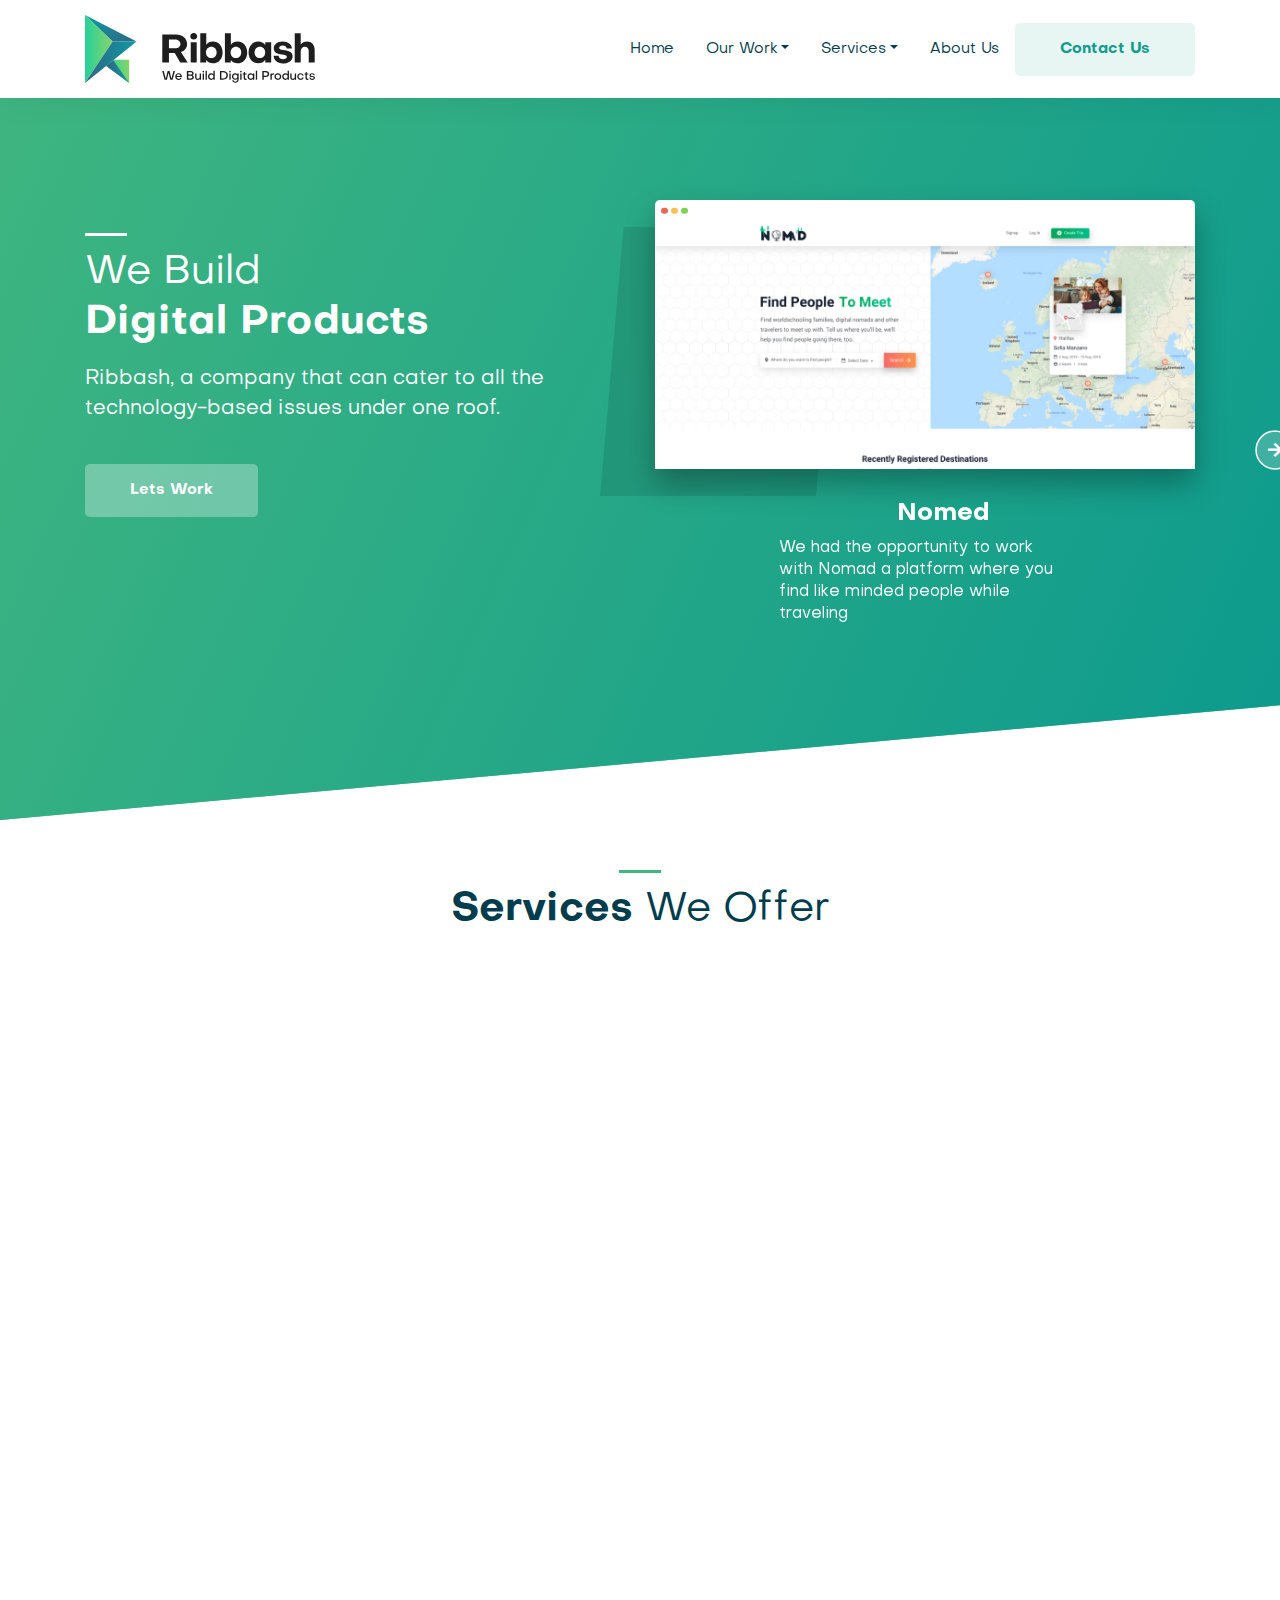
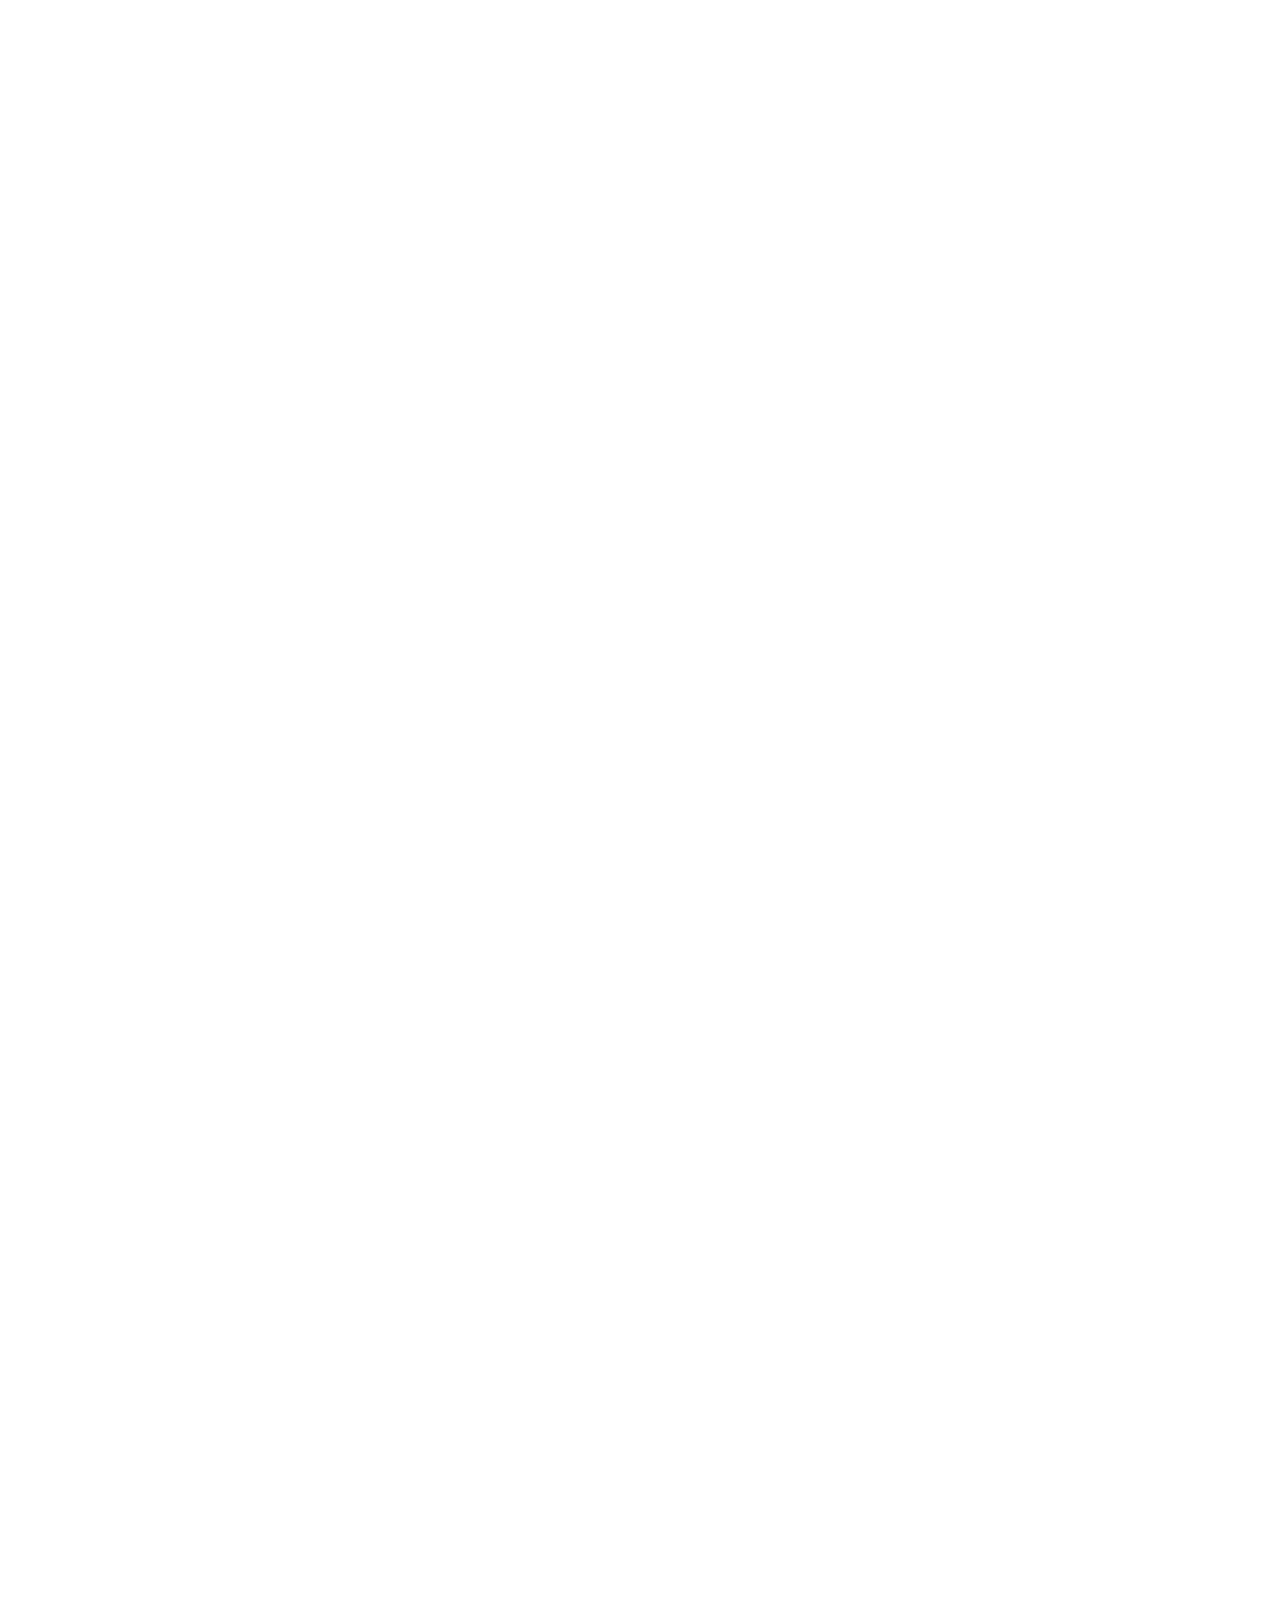
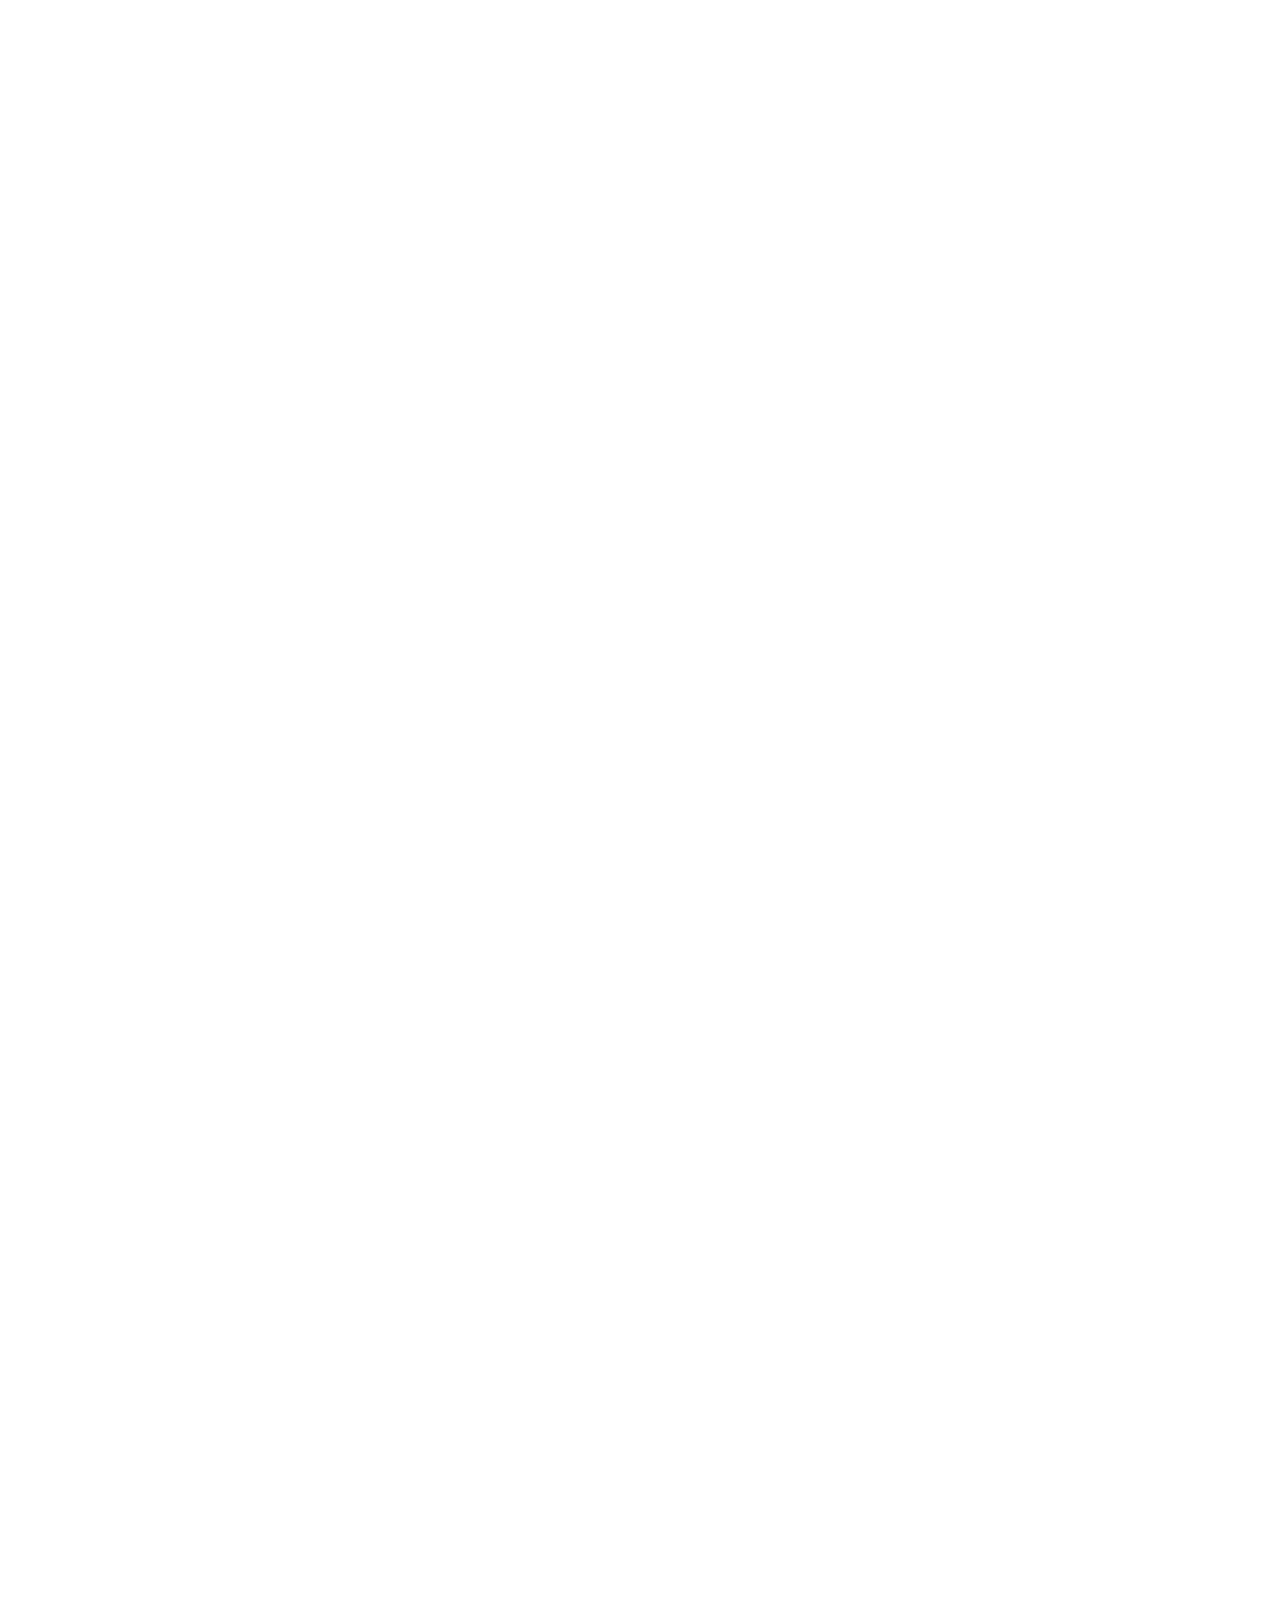
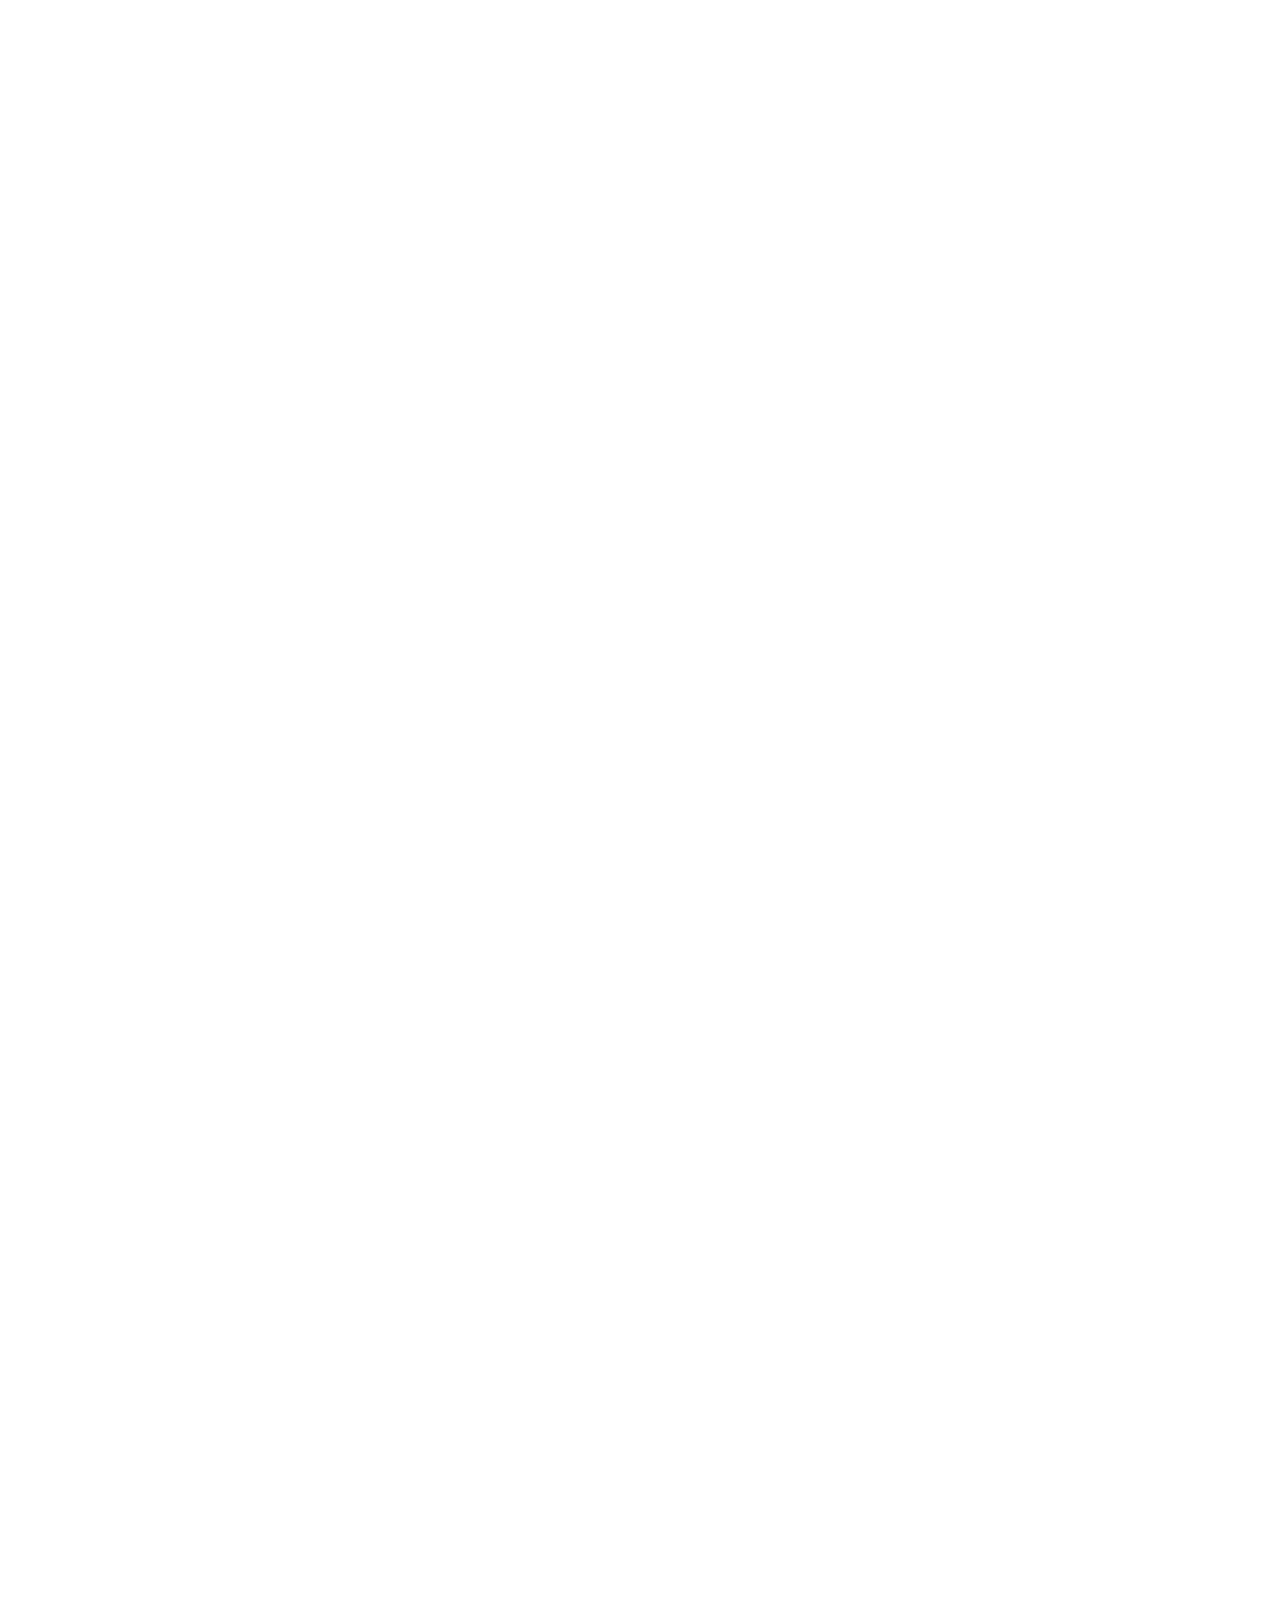
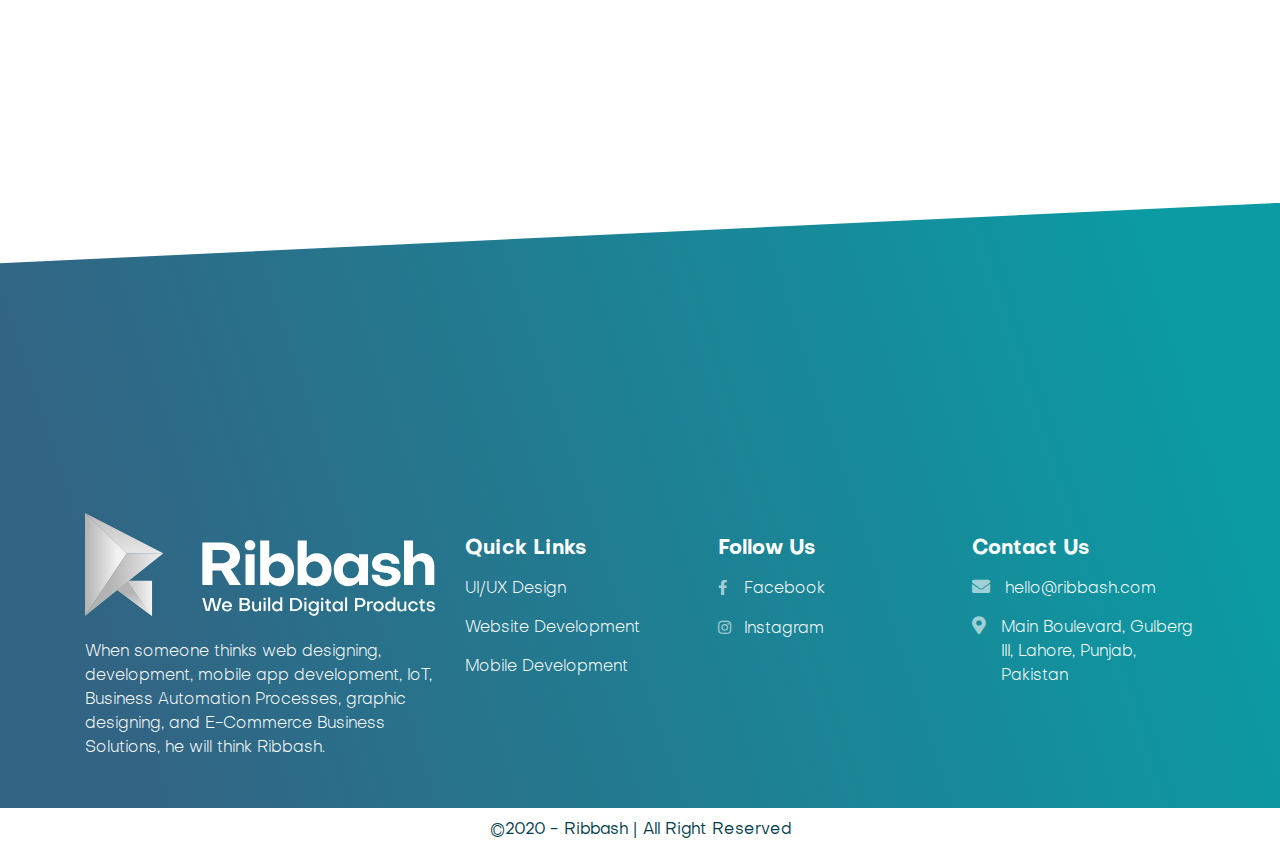
<file: index.html>
<!DOCTYPE html>
<html lang="en">
<head>
	<meta charset="UTF-8">
	<meta name="viewport" content="width=device-width, initial-scale=1.0">
	<title>Ribbash Digital</title>
	
	<!-- CSS -->
    <link rel="stylesheet" href="css/bootstrap.min.css" media="all" />
    <link rel="stylesheet" href="css/all.min.css" media="all" />
    <link rel="stylesheet" href="css/owl.carousel.min.css" media="all" />
	<link rel="stylesheet" href="css/owl.theme.default.min.css" media="all" />
	<link rel="stylesheet" href="css/animate.min.css" media="all" />
	
	<link rel="stylesheet" href="css/el_style.css">

    <link rel="stylesheet" href="css/style.css" media="all" />
    <link rel="stylesheet" href="css/colors.css" media="all" />
	<link rel="stylesheet" href="css/responsive.css" media="all" />

	<link rel="icon" href="img/favicon.svg" type="image/svg+xml" sizes="any" />
    
</head>

<body>
	<div class="rd-wrap">

		<!--Header Section Start-->
		<header class="rd-header rd-header-transparent">
			<div class="container">
				<nav class="navbar navbar-expand-lg navbar-dark px-0 rd-navbar">
					<a class="navbar-brand rd-logo py-0" href="index.html">
						<img src="img/logo-white.svg" data-src-alt="img/logo-black.svg" alt="logo" />
					</a>
					<button class="navbar-toggler" type="button" data-toggle="collapse" data-target="#defaultNavbar1" aria-controls="defaultNavbar1" aria-expanded="false" aria-label="Toggle navigation">
						<span class="navbar-toggler-icon"></span>
					</button>

					<div class="collapse navbar-collapse" id="defaultNavbar1">
						<ul class="navbar-nav ml-auto rd-navmenu">
							<li class="nav-item">
								<a class="nav-link pl-3 pr-3" href="index.html">Home</a>
							</li>
							<li class="nav-item dropdown">
								<a class="nav-link dropdown-toggle pl-3 pr-3" href="#" id="ourWorkDropdown" role="button" data-toggle="dropdown" aria-haspopup="true" aria-expanded="false">Our Work</a>
								<div class="dropdown-menu rd-dropdown-work" aria-labelledby="ourWorkDropdown">
									<div class="container">
										<div class="row row-cols-1 row-cols-lg-6 align-items-center justify-content-sm-center">
											<div class="col">
												<a class="dropdown-item" href="nomad.html" data-toggle="tooltip" data-placement="bottom" title="Nomad">
													<img src="img/Nomad.svg" alt="Nomad" />
													<span>Nomad</span>
												</a>
											</div>
											<div class="col">
												<a class="dropdown-item" href="onshore.html" data-toggle="tooltip" data-placement="bottom" title="Onshore Momentum">
													<img src="img/Onshore-Momentum.svg" alt="Onshore" />
													<span>Onshore Momentum</span>
												</a>
											</div>
											<div class="col">
												<a class="dropdown-item" href="one-gift.html" data-toggle="tooltip" data-placement="bottom" title="OneGift">
													<img src="img/OneGift.svg" alt="OneGift" />
													<span>OneGift</span>
												</a>
											</div>
											<div class="col">
												<a class="dropdown-item" href="no-bs-dashboard.html" data-toggle="tooltip" data-placement="bottom" title="NO-BS Dashboard">
													<img src="img/NO-BS.svg" alt="NO-BS Dashboard" />
													<span>NO-BS Dashboard</span>
												</a>
											</div>
											<div class="col">
												<a class="dropdown-item" href="yor-hero.html" data-toggle="tooltip" data-placement="bottom" title="YOR Hero">
													<img src="img/YorHero.svg" alt="YOR Hero" />
													<span>YOR Hero</span>
												</a>
											</div>
										</div>
									</div>
								</div>
							</li>
							<li class="nav-item dropdown">
								<a class="nav-link dropdown-toggle pl-3 pr-3" href="#" id="servicesDropdown" role="button" data-toggle="dropdown" aria-haspopup="true" aria-expanded="false">Services</a>
								<div class="dropdown-menu rd-dropdown-services" aria-labelledby="servicesDropdown">
									<div class="container">
										<div class="row row-cols-1 row-cols-lg-3">
											<div class="col">
												<a class="dropdown-item" href="ui-ux.html">
													<img src="img/ui-ux-icon.svg" alt="ui-ux-icon" />
													<span>UI/UX Design</span>
												</a>
											</div>
											<div class="col">
												<a class="dropdown-item" href="web-development.html">
													<img src="img/web-development-icon.svg" alt="web-developer-icon" />
													<span>Web Development</span>
												</a>
											</div>
											<div class="col">
												<a class="dropdown-item" href="mobile-development.html">
													<img src="img/mobile-development-icon.svg" alt="mobile-developer-icon" />
													<span>Mobile Development</span>
												</a>
											</div>
										</div>
									</div>
								</div>
							</li>
							<!-- <li class="nav-item"><a class="nav-link pl-3 pr-3" href="#">Jobs</a></li> -->
							<li class="nav-item"><a class="nav-link pl-3 pr-3" href="about-us.html">About Us</a></li>
							<li class="nav-item px-3 px-lg-0"><a class="btn btn-light rd-button rd-button-effect1" href="contact-us.html">Contact Us</a></li>
						</ul>
					</div>
				</nav>
			</div>
		</header>
		<!--Header Section End-->

		<!--Banner Section Start-->
		<section class="rd-home-banner rd-gradient-bg-green rd-clip-bg-bottom-right">
			<div class="container">
				<div class="row">
					<div class="col-12 col-lg-6 pt-0 pt-lg-5">
						<div class="rd-infobox text-white wow fadeInUp">
							<h2 class="rd-title rd-title-strip mb-3">
								<span class="font-weight-normal d-block">We Build</span>
								<span class="font-weight-bold d-block">Digital Products</span>
							</h2>
							<p class="rd-text">Ribbash, a company that can cater to all the technology-based issues under one roof.</p>
							<a class="btn btn-light rd-button rd-button-effect1 mt-4 wow rubberBand" href="#" data-wow-delay="1s">Lets Work</a>
						</div>
					</div>
					<div class="col-12 col-lg-6 mt-5 mt-lg-0">
						<div id="section-home" class="wow fadeInUp">
							<div class="container-caroussel show-marks">
								<div class="wrapper-container-el">
									<div class="container-el el-ly">
										<div class="el el-chauffeurprive desktop displayBlock show" data-el="show-chauffeurprive">
											<!-- <a href="#" class="delay link-zone"></a> -->
											<div class="container-illu">
												<div class="container-obj">
													<div class="rd-obj-slop"></div>
												</div>
												<div class="container-device">
													<div class="device desktop">
														<div class="head">
															<div class="ptn"></div>
															<div class="ptn"></div>
															<div class="ptn"></div>
														</div>
														<div class="container-screen">
															<img src="img/nomad-landing-page.jpg" alt="nomad">
														</div>
													</div>
												</div>
											</div>
											<div class="desc">
												<h2>Nomed</h2>
												<div class="container-p">
													<p>We had the opportunity to work with Nomad a platform where you find like minded people while traveling</p>
												</div>
											</div>
										</div>
										<div class="el el-lecollectionist desktop" data-el="show-lecollectionist">
											<!-- <a href="#" class="delay link-zone"></a> -->
											<div class="container-illu">
												<div class="container-obj">
													<div class="rd-obj-slop"></div>
												</div>
												<div class="container-device">
													<div class="device desktop">
														<div class="head">
															<div class="ptn"></div>
															<div class="ptn"></div>
															<div class="ptn"></div>
														</div>
														<div class="container-screen">
															<img class="obj-1" src="img/home-1.jpg" alt="Onshore Momentum">
														</div>
													</div>
												</div>
											</div>
											<div class="desc">
												<h2>Onshore Momentum</h2>
												<div class="container-p">
													<p>To address the needs of the clients regarding cost-efficiency and time management in the case of providing training, the company wanted to develop a website.</p>
												</div>
											</div>
										</div>
										<div class="el el-qonto desktop" data-el="show-qonto">
											<!-- <a href="#" class="delay link-zone"></a> -->
											<div class="container-illu">
												<div class="container-obj d-none d-sm-block">
													<svg class="bubble-group left" xmlns="http://www.w3.org/2000/svg" viewBox="0 0 213 373">
														<g fill="none" fill-rule="evenodd" transform="translate(0 1)">
															<ellipse cx="95.6128042" cy="39.1465171" stroke="#FFF" stroke-width="1.0079999" opacity=".59999996" rx="3.01110706" ry="3.01885561"></ellipse>
															<ellipse cx="185.486222" cy="66.1683089" stroke="#FFF" stroke-width="1.0079999" opacity=".59999996" rx="3.01110706" ry="3.01885561"></ellipse>
															<ellipse cx="140.549513" cy="111.204629" stroke="#FFF" stroke-width="1.0079999" opacity=".70000005" rx="3.01110706" ry="3.01885561"></ellipse>
															<ellipse cx="32.7014118" cy="102.197365" stroke="#FFF" stroke-width="1.0079999" opacity=".59999996" rx="3.01110706" ry="3.01885561"></ellipse>
															<ellipse cx="95.6128042" cy="138.22642" stroke="#FFF" stroke-width="1.0079999" opacity=".59999996" rx="3.01110706" ry="3.01885561"></ellipse>
															<ellipse cx="167.511538" cy="174.255476" stroke="#FFF" stroke-width="1.0079999" opacity=".70000005" rx="3.01110706" ry="3.01885561"></ellipse>
															<ellipse cx="113.587488" cy="210.284532" stroke="#FFF" stroke-width="1.0079999" opacity=".59999996" rx="3.01110706" ry="3.01885561"></ellipse>
															<ellipse cx="68.6507789" cy="183.26274" stroke="#FFF" stroke-width="1.0079999" opacity=".59999996" rx="3.01110706" ry="3.01885561"></ellipse>
															<ellipse cx="203.460905" cy="237.306323" stroke="#FFF" stroke-width="1.0079999" opacity=".59999996" rx="3.01110706" ry="3.01885561"></ellipse>
															<ellipse cx="158.524197" cy="282.342643" stroke="#FFF" stroke-width="1.0079999" opacity=".70000005" rx="3.01110706" ry="3.01885561"></ellipse>
															<ellipse cx="50.6760954" cy="273.335379" stroke="#FFF" stroke-width="1.0079999" opacity=".59999996" rx="3.01110706" ry="3.01885561"></ellipse>
															<ellipse cx="113.587488" cy="309.364435" stroke="#FFF" stroke-width="1.0079999" opacity=".59999996" rx="3.01110706" ry="3.01885561"></ellipse>
															<ellipse cx="86.6254625" cy="354.400754" stroke="#FFF" stroke-width="1.0079999" opacity=".59999996" rx="3.01110706" ry="3.01885561"></ellipse>
															<ellipse cx="149.536855" cy="3.11746145" stroke="#FFF" stroke-width="1.0079999" opacity=".70000005" rx="3.01110706" ry="3.01885561"></ellipse>
															<ellipse cx="192.014209" cy="8.14888747" fill="#FFF" opacity=".19999999" rx="3.01110706" ry="3.01885561"></ellipse>
															<ellipse cx="138.090159" cy="44.1779432" fill="#FFF" opacity=".70000005" rx="3.01110706" ry="3.01885561"></ellipse>
															<ellipse cx="102.140792" cy="89.2142628" fill="#FFF" opacity=".70000005" rx="3.01110706" ry="3.01885561"></ellipse>
															<ellipse cx="183.026868" cy="116.236055" fill="#FFF" opacity=".19999999" rx="3.01110706" ry="3.01885561"></ellipse>
															<ellipse cx="129.102817" cy="152.26511" fill="#FFF" opacity=".70000005" rx="3.01110706" ry="3.01885561"></ellipse>
															<ellipse cx="3.28003218" cy="197.30143" fill="#FFF" opacity=".70000005" rx="3.01110706" ry="3.01885561"></ellipse>
															<ellipse cx="48.216741" cy="224.323222" fill="#FFF" opacity=".70000005" rx="3.01110706" ry="3.01885561"></ellipse>
															<ellipse cx="209.988893" cy="179.286902" fill="#FFF" opacity=".19999999" rx="3.01110706" ry="3.01885561"></ellipse>
															<ellipse cx="156.064842" cy="215.315958" fill="#FFF" opacity=".70000005" rx="3.01110706" ry="3.01885561"></ellipse>
															<ellipse cx="120.115475" cy="260.352277" fill="#FFF" opacity=".70000005" rx="3.01110706" ry="3.01885561"></ellipse>
															<ellipse cx="201.001551" cy="287.374069" fill="#FFF" opacity=".19999999" rx="3.01110706" ry="3.01885561"></ellipse>
															<ellipse cx="147.077501" cy="323.403125" fill="#FFF" opacity=".70000005" rx="3.01110706" ry="3.01885561"></ellipse>
															<ellipse cx="21.2547157" cy="368.439444" fill="#FFF" opacity=".70000005" rx="3.01110706" ry="3.01885561"></ellipse>
															<ellipse cx="57.2040828" cy="332.410389" fill="#FFF" opacity=".70000005" rx="3.01110706" ry="3.01885561"></ellipse>
														</g>
													</svg>
													<svg class="bubble-group right" xmlns="http://www.w3.org/2000/svg" viewBox="0 0 213 373">
														<g fill="none" fill-rule="evenodd" transform="matrix(-1 0 0 1 213 1)">
															<ellipse cx="95.6128042" cy="39.1465171" stroke="#FFF" stroke-width="1.0079999" opacity=".59999996" rx="3.01110706" ry="3.01885561"></ellipse>
															<ellipse cx="185.486222" cy="66.1683089" stroke="#FFF" stroke-width="1.0079999" opacity=".59999996" rx="3.01110706" ry="3.01885561"></ellipse>
															<ellipse cx="140.549513" cy="111.204629" stroke="#FFF" stroke-width="1.0079999" opacity=".70000005" rx="3.01110706" ry="3.01885561"></ellipse>
															<ellipse cx="32.7014118" cy="102.197365" stroke="#FFF" stroke-width="1.0079999" opacity=".59999996" rx="3.01110706" ry="3.01885561"></ellipse>
															<ellipse cx="95.6128042" cy="138.22642" stroke="#FFF" stroke-width="1.0079999" opacity=".59999996" rx="3.01110706" ry="3.01885561"></ellipse>
															<ellipse cx="167.511538" cy="174.255476" stroke="#FFF" stroke-width="1.0079999" opacity=".70000005" rx="3.01110706" ry="3.01885561"></ellipse>
															<ellipse cx="113.587488" cy="210.284532" stroke="#FFF" stroke-width="1.0079999" opacity=".59999996" rx="3.01110706" ry="3.01885561"></ellipse>
															<ellipse cx="68.6507789" cy="183.26274" stroke="#FFF" stroke-width="1.0079999" opacity=".59999996" rx="3.01110706" ry="3.01885561"></ellipse>
															<ellipse cx="203.460905" cy="237.306323" stroke="#FFF" stroke-width="1.0079999" opacity=".59999996" rx="3.01110706" ry="3.01885561"></ellipse>
															<ellipse cx="158.524197" cy="282.342643" stroke="#FFF" stroke-width="1.0079999" opacity=".70000005" rx="3.01110706" ry="3.01885561"></ellipse>
															<ellipse cx="50.6760954" cy="273.335379" stroke="#FFF" stroke-width="1.0079999" opacity=".59999996" rx="3.01110706" ry="3.01885561"></ellipse>
															<ellipse cx="113.587488" cy="309.364435" stroke="#FFF" stroke-width="1.0079999" opacity=".59999996" rx="3.01110706" ry="3.01885561"></ellipse>
															<ellipse cx="86.6254625" cy="354.400754" stroke="#FFF" stroke-width="1.0079999" opacity=".59999996" rx="3.01110706" ry="3.01885561"></ellipse>
															<ellipse cx="149.536855" cy="3.11746145" stroke="#FFF" stroke-width="1.0079999" opacity=".70000005" rx="3.01110706" ry="3.01885561"></ellipse>
															<ellipse cx="192.014209" cy="8.14888747" fill="#FFF" opacity=".19999999" rx="3.01110706" ry="3.01885561"></ellipse>
															<ellipse cx="138.090159" cy="44.1779432" fill="#FFF" opacity=".70000005" rx="3.01110706" ry="3.01885561"></ellipse>
															<ellipse cx="102.140792" cy="89.2142628" fill="#FFF" opacity=".70000005" rx="3.01110706" ry="3.01885561"></ellipse>
															<ellipse cx="183.026868" cy="116.236055" fill="#FFF" opacity=".19999999" rx="3.01110706" ry="3.01885561"></ellipse>
															<ellipse cx="129.102817" cy="152.26511" fill="#FFF" opacity=".70000005" rx="3.01110706" ry="3.01885561"></ellipse>
															<ellipse cx="3.28003218" cy="197.30143" fill="#FFF" opacity=".70000005" rx="3.01110706" ry="3.01885561"></ellipse>
															<ellipse cx="48.216741" cy="224.323222" fill="#FFF" opacity=".70000005" rx="3.01110706" ry="3.01885561"></ellipse>
															<ellipse cx="209.988893" cy="179.286902" fill="#FFF" opacity=".19999999" rx="3.01110706" ry="3.01885561"></ellipse>
															<ellipse cx="156.064842" cy="215.315958" fill="#FFF" opacity=".70000005" rx="3.01110706" ry="3.01885561"></ellipse>
															<ellipse cx="120.115475" cy="260.352277" fill="#FFF" opacity=".70000005" rx="3.01110706" ry="3.01885561"></ellipse>
															<ellipse cx="201.001551" cy="287.374069" fill="#FFF" opacity=".19999999" rx="3.01110706" ry="3.01885561"></ellipse>
															<ellipse cx="147.077501" cy="323.403125" fill="#FFF" opacity=".70000005" rx="3.01110706" ry="3.01885561"></ellipse>
															<ellipse cx="21.2547157" cy="368.439444" fill="#FFF" opacity=".70000005" rx="3.01110706" ry="3.01885561"></ellipse>
															<ellipse cx="57.2040828" cy="332.410389" fill="#FFF" opacity=".70000005" rx="3.01110706" ry="3.01885561"></ellipse>
														</g>
													</svg>
												</div>
												<div class="container-device">
													<div class="device desktop">
														<div class="head">
															<div class="ptn"></div>
															<div class="ptn"></div>
															<div class="ptn"></div>
														</div>
														<div class="container-screen">
															<img src="img/landing-page.jpg" alt="OneGift">
														</div>
													</div>
												</div>
											</div>
											<div class="desc">
												<h2>OneGift</h2>
												<div class="container-p">
													<p>OneGiftFund connects donor companies, NGOs, and donors via a specially designed platform.</p>
												</div>
											</div>
										</div>
										<div class="el el-orangelabs mobile" data-el="show-orangelabs">
											<div class="container-illu">
												<div class="container-device">
													<div class="device">
														<img class="iphone" src="img/iPhoneX.svg" alt="">
														<div class="container-screen">
															<img class="scroll" src="img/YorHero-1.png" alt="">
														</div>
													</div>
													<div class="device">
														<img class="iphone" src="img/iPhoneX.svg" alt="">
														<div class="container-screen">
															<img class="scroll" src="img/YorHero-2.png" alt="">
														</div>
													</div>
												</div>
											</div>
											<div class="desc">
												<h2>YorHero</h2>
												<div class="container-p">
													<p>The designing for a mobile app is altogether a different style of designing where UX/ UI has the maximum value</p>
												</div>
											</div>
										</div>
										<div class="el el-mondocteur desktop" data-el="show-mondocteur">
											<div class="container-illu">
												<div class="container-obj">
													<div class="rd-obj-slop"></div>
												</div>
												<div class="container-device">
													<div class="device desktop">
														<div class="head">
															<div class="ptn"></div>
															<div class="ptn"></div>
															<div class="ptn"></div>
														</div>
														<div class="container-screen">
															<img src="img/no-bs-dashboard.jpg" alt="">
														</div>
													</div>
												</div>
											</div>
											<div class="desc">
												<h2>NO-BS</h2>
												<div class="container-p">
													<p>Curating and cultivating authoritative digital publishers at a large scale is an uphill task.</p>
												</div>
											</div>
										</div>
									</div>
								</div>
								<div class="btn show">
									<svg class="progress active" viewBox="0 0 120 120">
										<circle cx="60" cy="60" r="54"></circle>
									</svg>
									<i class="fas fa-arrow-right"></i>
								</div>
							</div>
						</div>
					</div>
				</div>
			</div>
		</section>
		<!--Banner Section End-->
		
		<!--Services Section Start-->
		<section class="rd-services-section rd-pt-65 rd-pb-65">
			<div class="container">
				<div class="row">
					<div class="col">
						<div class="rd-infobox text-center wow fadeInUp">
							<h2 class="rd-title rd-title-strip rd-title-strip-green rd-title-strip-center rd-text-dark mb-3">
								<span class="font-weight-bold">Services</span>
								<span class="font-weight-normal">We Offer</span>
							</h2>
						</div>
					</div>
				</div>
				<div class="row">
					<div class="col-12 col-md-6 col-lg-4 pt-3 pb-2">
						<div class="rd-services-card text-center text-md-left wow fadeInLeft">
							<figure class="rd-service-img">
								<img src="img/ui-ux-icon.svg" alt="service" />
							</figure>
							<h4 class="rd-sub-title rd-text-dark mb-1">UI/UX Design</h4>
							<p class="rd-sub-text mb-0">Creating attractive graphics for web and mobile solutions engages your audience, and we, at Ribbash, take care of it by providing you high-quality designs at extremely competitive prices.</p>
						</div>
					</div>
					<div class="col-12 col-md-6 col-lg-4 pt-3 pb-2">
						<div class="rd-services-card text-center text-md-left wow fadeInUp">
							<figure class="rd-service-img">
								<img src="img/web-development-icon.svg" alt="service" />
							</figure>
							<h4 class="rd-sub-title rd-text-dark mb-1">Web Development</h4>
							<p class="rd-sub-text mb-0">Need customized web-based solutions like E-Commerce Websites, industry-related web services, and web applications? Well, we have expert web developers that can address all your requirements based on different technologies and languages.</p>
						</div>
					</div>
					<div class="col-12 col-md-6 col-lg-4 pt-3 pb-2">
						<div class="rd-services-card text-center text-md-left wow fadeInRight">
							<figure class="rd-service-img">
								<img src="img/mobile-development-icon.svg" alt="service" />
							</figure>
							<h4 class="rd-sub-title rd-text-dark mb-1">Mobile Development</h4>
							<p class="rd-sub-text mb-0">Mobile apps keep your business available anywhere and anytime. Are you interested in it? Our team of Android, iOS, Native, and Hybrid developers provide unique applications having excellent functionality and the most advanced features.</p>
						</div>
					</div>
				</div>
				<div class="row">
					<div class="col">
						<div class="rd-services-button-wrap text-center">
							<a class="btn btn-light rd-button rd-bg-orient-blue rd-button-effect1 wow rubberBand" href="contact-us.html" data-wow-delay="1s">Contact With Us</a>
						</div>
					</div>
				</div>
			</div>
		</section>
		<!--Services Section End-->
		
		<!--YOR Hero Section Start-->
		<section class="rd-mobile-app-section rd-pt-65 rd-pb-65">
			<div class="container-fluid">
				<div class="row">
					<div class="col-12 col-md-6 px-0 pr-md-3">
						<div class="rd-image-box rd-image-box-left rd-mobile-app-bg h-100 d-flex align-items-center justify-content-end">
							<div class="rd-swip-overlay rd-swip-overlay-right"></div>
							<figure class="rd-mobile-app-img wow fadeInUp" data-wow-delay="1.2s">
								<img src="img/mobile-mockups.png" srcset="img/mobile-mockups@2x.png 2x, img/mobile-mockups@3x.png 3x" alt="" data-parallax="{&quot;y&quot;: -80, &quot;smoothness&quot;: 30}">
							</figure>
						</div>
					</div>
					<div class="col-12 col-md-6">
						<div class="rd-content-box-wrap rd-content-box-right">
							<div class="rd-infobox rd-text-dark wow fadeInUp">
								<h2 class="rd-title rd-title-strip rd-title-strip-blue mb-3">
									<span class="font-weight-bold d-block">YOR Hero</span>
									<span class="font-weight-normal d-block">Mobile App</span>
								</h2>
								<p class="rd-sub-text mb-0">The designing for a mobile app is altogether a different style of designing where UX/ UI has the maximum value. Yor Hero Mobile App is specifically designed to develop a connection between technicians and users to fix the issues of electronic gadgets and devices like TV, Laptops, Desktops, Electric Appliances, and Wi-Fi Routers, etc.</p>
								<a class="btn btn-light rd-button rd-button-blue rd-button-effect1 mt-4 wow rubberBand" href="yor-hero.html" data-wow-delay="1s">Case Study</a>
							</div>
							<div class="rd-testimonial-box wow fadeInUp">
								<div class="rd-testimonial-info">
									<!-- <figure class="rd-testimonial-thumb">
										<img src="img/layer--1.png" srcset="img/layer--1@2x.png 2x, img/layer--1@3x.png 3x" alt="" />
									</figure> -->
									<div class="rd-testimonial-thumb">RC</div>
									<div class="rd-testimonial-basic">
										<h4 class="rd-client-name rd-text-dark mb-0">Roderick Castalio</h4>
										<span class="rd-client-designation">Founder YOR Hero</span>
									</div>
								</div>
								<p class="rd-sub-text mb-0">We have worked with Ribbash many times and found them professional, enthusiastic, and technically strong. They always deliver tasks when we are expecting.</p>
							</div>
						</div>
					</div>
				</div>
			</div>
		</section>
		<!--YOR Hero Section End-->
		
		<!--One Gift Section Start-->
		<section class="rd-mobile-app-section rd-pt-65 rd-pb-65">
			<div class="container-fluid">
				<div class="row flex-column-reverse flex-md-row">
					<div class="col-12 col-md-6">
						<div class="rd-content-box-wrap rd-content-box-left">
							<div class="rd-infobox rd-text-dark wow fadeInUp">
								<h2 class="rd-title rd-title-strip rd-title-strip-orange mb-3">
									<span class="font-weight-bold d-block">One Gift</span>
									<span class="font-weight-normal d-block">Fund Raising Portal</span>
								</h2>
								<p class="rd-sub-text mb-0">OneGiftFund connects donor companies, NGOs, and donors via a specially designed platform</p>
								<a class="btn btn-light rd-button rd-button-orange rd-button-effect1 mt-4 wow rubberBand" href="one-gift.html" data-wow-delay="1s">Case Study</a>
							</div>
							<div class="rd-testimonial-box wow fadeInUp">
								<div class="rd-testimonial-info">
									<div class="rd-testimonial-thumb">CA</div>
									<div class="rd-testimonial-basic">
										<h4 class="rd-client-name rd-text-dark mb-0">Chris Abbot</h4>
										<span class="rd-client-designation">CTO OneGift</span>
									</div>
								</div>
								<p class="rd-sub-text mb-0">Our expectations from an IT company were to address our niche and develop a product that would match our requirements exactly. </p>
							</div>
						</div>
					</div>
					<div class="col-12 col-md-6 px-0 pl-md-3">
						<div class="rd-image-box rd-image-box-right rd-fund-raising-bg h-100 d-flex align-items-center justify-content-start">
							<div class="rd-swip-overlay rd-swip-overlay-left"></div>
							<figure class="rd-one-gift-img wow fadeInUp" data-wow-delay="1.2s">
								<img src="img/group-13627.png" srcset="img/group-13627@2x.png 2x, img/group-13627@3x.png 3x" alt="" data-parallax="{&quot;y&quot;: -80, &quot;smoothness&quot;: 30}">
							</figure>
						</div>
					</div>
				</div>
			</div>
		</section>
		<!--One Gift Section End-->
		
		<!--Nomad Section Start-->
		<section class="rd-mobile-app-section rd-pt-65 rd-pb-65">
			<div class="container-fluid">
				<div class="row">
					<div class="col-12 col-md-6 px-0 pr-md-3">
						<div class="rd-image-box rd-image-box-left rd-nomad-bg h-100 d-flex align-items-center justify-content-end">
							<div class="rd-swip-overlay rd-swip-overlay-right"></div>
							<figure class="rd-nomad-img wow fadeInUp" data-wow-delay="1.2s">
								<img src="img/group-13625.png" srcset="img/group-13625@2x.png 2x, img/group-13625@3x.png 3x" alt="" data-parallax="{&quot;y&quot;: -80, &quot;smoothness&quot;: 30}">
							</figure>
						</div>
					</div>
					<div class="col-12 col-md-6">
						<div class="rd-content-box-wrap rd-content-box-right">
							<div class="rd-infobox rd-text-dark wow fadeInUp">
								<h2 class="rd-title rd-title-strip rd-title-strip-gradient-green mb-3">
									<span class="font-weight-bold d-block">Nomad</span>
									<span class="font-weight-normal d-block">Find People To Meet</span>
								</h2>
								<p class="rd-sub-text mb-0">Tourism and traveling are some of the most flourishing industries in the world. In the present digital world, its importance has increased a lot, as people have numerous online opportunities to find out the right destination and choose the best companies to assist.</p>
								<a class="btn btn-light rd-button rd-button-green rd-button-effect1 mt-4 wow rubberBand" href="nomad.html" data-wow-delay="1s">Case Study</a>
							</div>
							<div class="rd-testimonial-box wow fadeInUp">
								<div class="rd-testimonial-info">
									<div class="rd-testimonial-thumb">js</div>
									<div class="rd-testimonial-basic">
										<h4 class="rd-client-name rd-text-dark mb-0">Jordan Schwartz</h4>
										<span class="rd-client-designation">Founder</span>
									</div>
								</div>
								<p class="rd-sub-text mb-0">As we had been the clients of Ribbash and completed some projects before with their assistance, we were convinced that they would be able to complete this assignment as well.</p>
							</div>
						</div>
					</div>
				</div>
			</div>
		</section>
		<!--Nomad Section End-->
		
		<!--OnShor Section Start-->
		<section class="rd-mobile-app-section rd-pt-65 rd-pb-65">
			<div class="container-fluid">
				<div class="row flex-column-reverse flex-md-row">
					<div class="col-12 col-md-6">
						<div class="rd-content-box-wrap rd-content-box-left">
							<div class="rd-infobox rd-text-dark wow fadeInUp">
								<h2 class="rd-title rd-title-strip rd-title-strip-yellow mb-3">
									<span class="font-weight-bold d-block">OnShor Momentum</span>
									<span class="font-weight-normal d-block">Search Technical Jobs</span>
								</h2>
								<p class="rd-sub-text mb-0">To address the needs of the clients regarding cost-efficiency and time management in the case of providing training, the company wanted to develop a website.</p>
								<a class="btn btn-light rd-button rd-button-yellow rd-button-effect1 mt-4 wow rubberBand" href="onshore.html" data-wow-delay="1s">Case Study</a>
							</div>
							<div class="rd-testimonial-box wow fadeInUp">
								<div class="rd-testimonial-info">
									<div class="rd-testimonial-thumb">c</div>
									<div class="rd-testimonial-basic">
										<h4 class="rd-client-name rd-text-dark mb-0">Chris</h4>
										<span class="rd-client-designation">Founder</span>
									</div>
								</div>
								<p class="rd-sub-text mb-0">We are thankful to Ribbash for creating such a wonderful website for use. Your efforts and guidance give us the opportunity to describe our business and present it online.</p>
							</div>
						</div>
					</div>
					<div class="col-12 col-md-6 px-0 pl-md-3">
						<div class="rd-image-box rd-image-box-right rd-onshor-bg h-100 d-flex align-items-center justify-content-start">
							<div class="rd-swip-overlay rd-swip-overlay-left"></div>
							<figure class="rd-onshor-img wow fadeInUp" data-wow-delay="1.2s">
								<img src="img/group-13621.png" srcset="img/group-13621@2x.png 2x, img/group-13621@3x.png 3x" alt="" data-parallax="{&quot;y&quot;: -80, &quot;smoothness&quot;: 30}">
							</figure>
						</div>
					</div>
				</div>
			</div>
		</section>
		<!--OnShor Section End-->
		
		<!--NO-BS Section Start-->
		<section class="rd-mobile-app-section rd-pt-65 rd-pb-65">
			<div class="container-fluid">
				<div class="row">
					<div class="col-12 col-md-6 px-0 pr-md-3">
						<div class="rd-image-box rd-image-box-left rd-nobs-bg h-100 d-flex align-items-center justify-content-end">
							<div class="rd-swip-overlay rd-swip-overlay-right"></div>
							<figure class="rd-nobs-img wow fadeInUp" data-wow-delay="1.2s">
								<img src="img/group-13619.png" srcset="img/group-13619@2x.png 2x, img/group-13619@3x.png 3x" alt="" data-parallax="{&quot;y&quot;: -80, &quot;smoothness&quot;: 30}">
							</figure>
						</div>
					</div>
					<div class="col-12 col-md-6">
						<div class="rd-content-box-wrap rd-content-box-right">
							<div class="rd-infobox rd-text-dark wow fadeInUp">
								<h2 class="rd-title rd-title-strip rd-title-strip-red mb-3">
									<span class="font-weight-bold d-block">NO-BS</span>
									<span class="font-weight-normal d-block">Backend Management</span>
								</h2>
								<p class="rd-sub-text mb-0">Curating and cultivating authoritative digital publishers at a large scale is an uphill task. Through this system, the client will be able to coordinate with those online publishing platforms that have got success in the market via their premium services.</p>
								<a class="btn btn-light rd-button rd-button-red rd-button-effect1 mt-4 wow rubberBand" href="no-bs.html" data-wow-delay="1s">Case Study</a>
							</div>
							<div class="rd-testimonial-box wow fadeInUp">
								<div class="rd-testimonial-info">
									<div class="rd-testimonial-thumb">ag</div>
									<div class="rd-testimonial-basic">
										<h4 class="rd-client-name rd-text-dark mb-0">Aaron Gray</h4>
										<span class="rd-client-designation">CEO NO-BS</span>
									</div>
								</div>
								<p class="rd-sub-text mb-0">We had been fully exhausted with the IT companies, as they were trying to confuse us through fake information and commitments. Then Ribbash connected us, and we found them as a safeguard.</p>
							</div>
						</div>
					</div>
				</div>
			</div>
		</section>
		<!--NO-BS Section End-->
		
		<!--Business Logos Section Start-->
		<section class="rd-testimonials-section rd-pt-65 pb-4">
			<div class="container">
				<div class="row wow fadeInUp">
					<div class="col">
						<div class="rd-infobox text-center">
							<h2 class="rd-title rd-title-strip rd-title-strip-green rd-title-strip-center rd-text-dark mb-3">
								<span class="font-weight-bold">Businesses We Worked With</span>
							</h2>
						</div>
					</div>
				</div>
				<div class="row wow fadeInUp">
					<div class="col-12 col-sm-6 col-md-4 col-lg-3 py-3 py-lg-5 px-4 d-flex justify-content-center align-items-center">
						<figure class="rd-testimonial-logo mb-0">
							<img src="img/OneGift.svg" alt="">
						</figure>
					</div>
					<div class="col-12 col-sm-6 col-md-4 col-lg-3 py-3 py-lg-5 px-4 d-flex justify-content-center align-items-center">
						<figure class="rd-testimonial-logo mb-0">
							<img src="img/YorHero.svg" alt="">
						</figure>
					</div>
					<div class="col-12 col-sm-6 col-md-4 col-lg-3 py-3 py-lg-5 px-4 d-flex justify-content-center align-items-center">
						<figure class="rd-testimonial-logo mb-0">
							<img src="img/Nomad.svg" alt="" />
						</figure>
					</div>
					<div class="col-12 col-sm-6 col-md-4 col-lg-3 py-3 py-lg-5 px-4 d-flex justify-content-center align-items-center">
						<figure class="rd-testimonial-logo mb-0">
							<img src="img/NO-BS.svg" alt="" />
						</figure>
					</div>
					<div class="col-12 col-sm-6 col-md-4 col-lg-3 py-3 py-lg-5 px-4 d-flex justify-content-center align-items-center">
						<figure class="rd-testimonial-logo mb-0">
							<img src="img/Onshore-Momentum.svg" alt="" />
						</figure>
					</div>
					<div class="col-12 col-sm-6 col-md-4 col-lg-3 py-3 py-lg-5 px-4 d-flex justify-content-center align-items-center">
						<figure class="rd-testimonial-logo mb-0">
							<img src="img/Lemontree.svg" alt="" />
						</figure>
					</div>
					<div class="col-12 col-sm-6 col-md-4 col-lg-3 py-3 py-lg-5 px-4 d-flex justify-content-center align-items-center">
						<figure class="rd-testimonial-logo mb-0">
							<img src="img/Auj-Lawyers.svg" alt="" />
						</figure>
					</div>
					<div class="col-12 col-sm-6 col-md-4 col-lg-3 py-3 py-lg-5 px-4 d-flex justify-content-center align-items-center">
						<figure class="rd-testimonial-logo mb-0">
							<img src="img/PropLogix.svg" alt="" />
						</figure>
					</div>
				</div>
			</div>
		</section>
		<!--Business Logos Section End-->

		<!--Contact Form Section Start-->
        <section class="rd-contact-form-section rd-pt-65">
            <div class="container-fluid">
                <div class="rd-contact-form-box rd-container-1170 wow pulse">
                    <div class="rd-infobox text-center">
                        <h2 class="rd-title rd-title-strip rd-title-strip-dark rd-title-strip-center rd-text-dark mb-3">
                            <span class="font-weight-bold">Let Us Help In Your Next Project</span>
                        </h2>
                    </div>
                    <form class="rd-contact-form" action="includes/contact-form-handler.php" method="post">
                        <div class="row">
                            <div class="form-group col-md-4 mb-4">
                                <label for="full-name">Full Name</label>
                                <input type="text" name="full-name" id="full-name" class="form-control" placeholder="John Smiths">
                            </div>
                            <div class="form-group col-md-4 mb-4">
                                <label for="email">Email</label>
                                <input type="email" name="email" id="email" class="form-control" placeholder="johnsmiths@ribbash.com" required>
                            </div>
                            <div class="form-group col-md-4 mb-4">
                                <label for="website">Website</label>
                                <input type="text" name="website" id="website" class="form-control" placeholder="https://www.example.com/">
                            </div>
                        </div>
                        <div class="form-group">
                            <label for="message">Message</label>
                            <textarea class="form-control" name="message" id="message" rows="3" required></textarea>
                        </div>
                        <div class="text-center">
                            <button class="btn btn-light rd-button rd-gradient-bg-orient-blue rd-button-effect1 mt-4" type="submit">Submit</button>
                        </div>
                    </form>
                </div>
            </div>
        </section>
        <!--Contact Form Section End-->
		
		<!--Footer Section Start-->
		<footer class="rd-footer">
			<div class="rd-footer-top rd-gradient-bg-orient-blue pb-5 rd-clip-bg-top-left font-weight-light">
				<div class="container">
					<div class="row d-none">
						<div class="col">
							<div class="rd-infobox text-center">
								<h2 class="rd-title rd-title-strip rd-title-strip-center text-white mb-3">
									<span class="font-weight-bold">Company News</span>
								</h2>
							</div>
							<!--Owl-Carousel Start-->
							<div class="owl-carousel owl-theme rd-blog-carousel">
								<div class="card rd-blog-item border-0">
									<figure class="rd-blog-img mb-0">
										<img src="img/mask-group--14.jpg" srcset="img/mask-group--14@2x.jpg 2x, img/mask-group--14@3x.jpg 3x" alt="">
									</figure>
									<div class="card-body d-flex flex-column rd-blog-content">
										<h4 class="rd-blog-title">
											<a href="#">Lorem Ipsum is simply dummy text of the printing</a>
										</h4>
										<div class="rd-blog-metadata mt-auto">
											<span class="rd-blog-published"><i class="far fa-calendar-alt"></i>2 Days Ago</span>
											<span class="rd-blog-time"><i class="far fa-clock"></i>2 mint</span>
										</div>
									</div>
								</div>
								<div class="card rd-blog-item border-0">
									<figure class="rd-blog-img mb-0">
										<img src="img/mask-group--11.jpg" srcset="img/mask-group--11@2x.jpg 2x, img/mask-group--11@3x.jpg 3x" alt="">
									</figure>
									<div class="card-body d-flex flex-column rd-blog-content">
										<h4 class="rd-blog-title">
											<a href="#">Porem Ipsum is simply dummy of the printing and typesetting.</a>
										</h4>
										<div class="rd-blog-metadata mt-auto">
											<span class="rd-blog-published"><i class="far fa-calendar-alt"></i>2 Days Ago</span>
											<span class="rd-blog-time"><i class="far fa-clock"></i>2 mint</span>
										</div>
									</div>
								</div>
								<div class="card rd-blog-item border-0">
									<figure class="rd-blog-img mb-0">
										<img src="img/people-inside-room-3184657.jpg" srcset="img/people-inside-room-3184657@2x.jpg 2x, img/people-inside-room-3184657@3x.jpg 3x" alt="">
									</figure>
									<div class="card-body d-flex flex-column rd-blog-content">
										<h4 class="rd-blog-title">
											<a href="#">Horem Ipsum has been the industrys standard dummy text ever since.</a>
										</h4>
										<div class="rd-blog-metadata mt-auto">
											<span class="rd-blog-published"><i class="far fa-calendar-alt"></i>2 Days Ago</span>
											<span class="rd-blog-time"><i class="far fa-clock"></i>2 mint</span>
										</div>
									</div>
								</div>
								<div class="card rd-blog-item border-0">
									<figure class="rd-blog-img mb-0">
										<img src="img/mask-group--11.jpg" srcset="img/mask-group--11@2x.jpg 2x, img/mask-group--11@3x.jpg 3x" alt="">
									</figure>
									<div class="card-body d-flex flex-column rd-blog-content">
										<h4 class="rd-blog-title">
											<a href="#">Porem Ipsum is simply dummy of the printing and typesetting.</a>
										</h4>
										<div class="rd-blog-metadata mt-auto">
											<span class="rd-blog-published"><i class="far fa-calendar-alt"></i>2 Days Ago</span>
											<span class="rd-blog-time"><i class="far fa-clock"></i>2 mint</span>
										</div>
									</div>
								</div>
							</div>
							<!--Owl-Carousel End-->
						</div>
					</div>
					<span class="rd-divider w-100 mt-5 mb-5 d-none"></span>
					<div class="row text-white">
						<div class="col-12 col-md-4">
							<div class="rd-footer-intro">
								<a class="rd-footer-logo d-inline-block mb-4" href="index.html">
									<img src="img/logo-white.svg" alt="logo" />
								</a>
								<p class="mb-0">When someone thinks web designing, development, mobile app development, IoT, Business Automation Processes, graphic designing, and E-Commerce Business Solutions, he will think Ribbash.</p>
							</div>
						</div>
						<div class="col-12 col-md-8">
							<div class="row">
								<div class="col-12 col-md-4">
										<h4 class="rd-sub-title mt-4 mb-3">Quick Links</h4>
										<ul class="rd-footer-list rd-quick-links list-inline mb-0">
											<li><a href="ui-ux.html">UI/UX Design</a></li>
											<li><a href="web-development.html">Website Development</a></li>
											<li><a href="mobile-development.html">Mobile Development</a></li>
										</ul>
								</div>
								<div class="col-12 col-md-4">
									<div class="rd-footer-links-wrap">
										<h4 class="rd-sub-title mt-4 mb-3">Follow Us</h4>
										<ul class="rd-footer-list rd-social-links-vr list-inline mb-0">
											<li>
												<i class="fab fa-facebook-f"></i>
												<a href="#" target="_blank">Facebook</a>
											</li>
											<li>
												<i class="fab fa-instagram"></i>
												<a href="#" target="_blank">Instagram</a>
											</li>
										</ul>
									</div>
								</div>
								<div class="col-12 col-md-4">
									<div class="rd-footer-links-wrap">
										<h4 class="rd-sub-title mt-4 mb-3">Contact Us</h4>
										<ul class="rd-footer-list rd-contact-info list-inline mb-0">
											<li>
												<i class="fas fa-envelope"></i>
												<a href="mailto:hello@ribbash.com">hello@ribbash.com</a>
											</li>
											<li class="d-flex align-items-baseline">
												<i class="fas fa-map-marker-alt"></i>
												<span>Main Boulevard, Gulberg III, Lahore, Punjab, Pakistan</span>
											</li>
										</ul>
									</div>
								</div>
							</div>
						</div>
					</div>
				</div>
			</div>
			<div class="rd-copyright-footer rd-text-dark">
				<div class="container">
					<div class="row">
						<div class="col-12 text-center">
							<p class="rd-sub-text mb-0 font-weight-normal">©2020 - Ribbash | All Right Reserved</p>
						</div>
					</div>
				</div>
			</div>
		</footer>
		<!--Footer End-->

	</div>
	
	
    <!-- jQuery library -->
	<script src="js/jquery-3.4.1.min.js"></script>
	<script src="js/bootstrap.bundle.min.js"></script>
	<script src="js/owl.carousel.min.js"></script>
	<script src="js/wow.min.js"></script>

	<script src="js/bodymovin.js"></script>
	<script src="js/home_index.js"></script>
	<script src="js/jquery.parallax-scroll.js"></script>

	<script src="js/custom-script.js"></script>

</body>
</html>
</file>
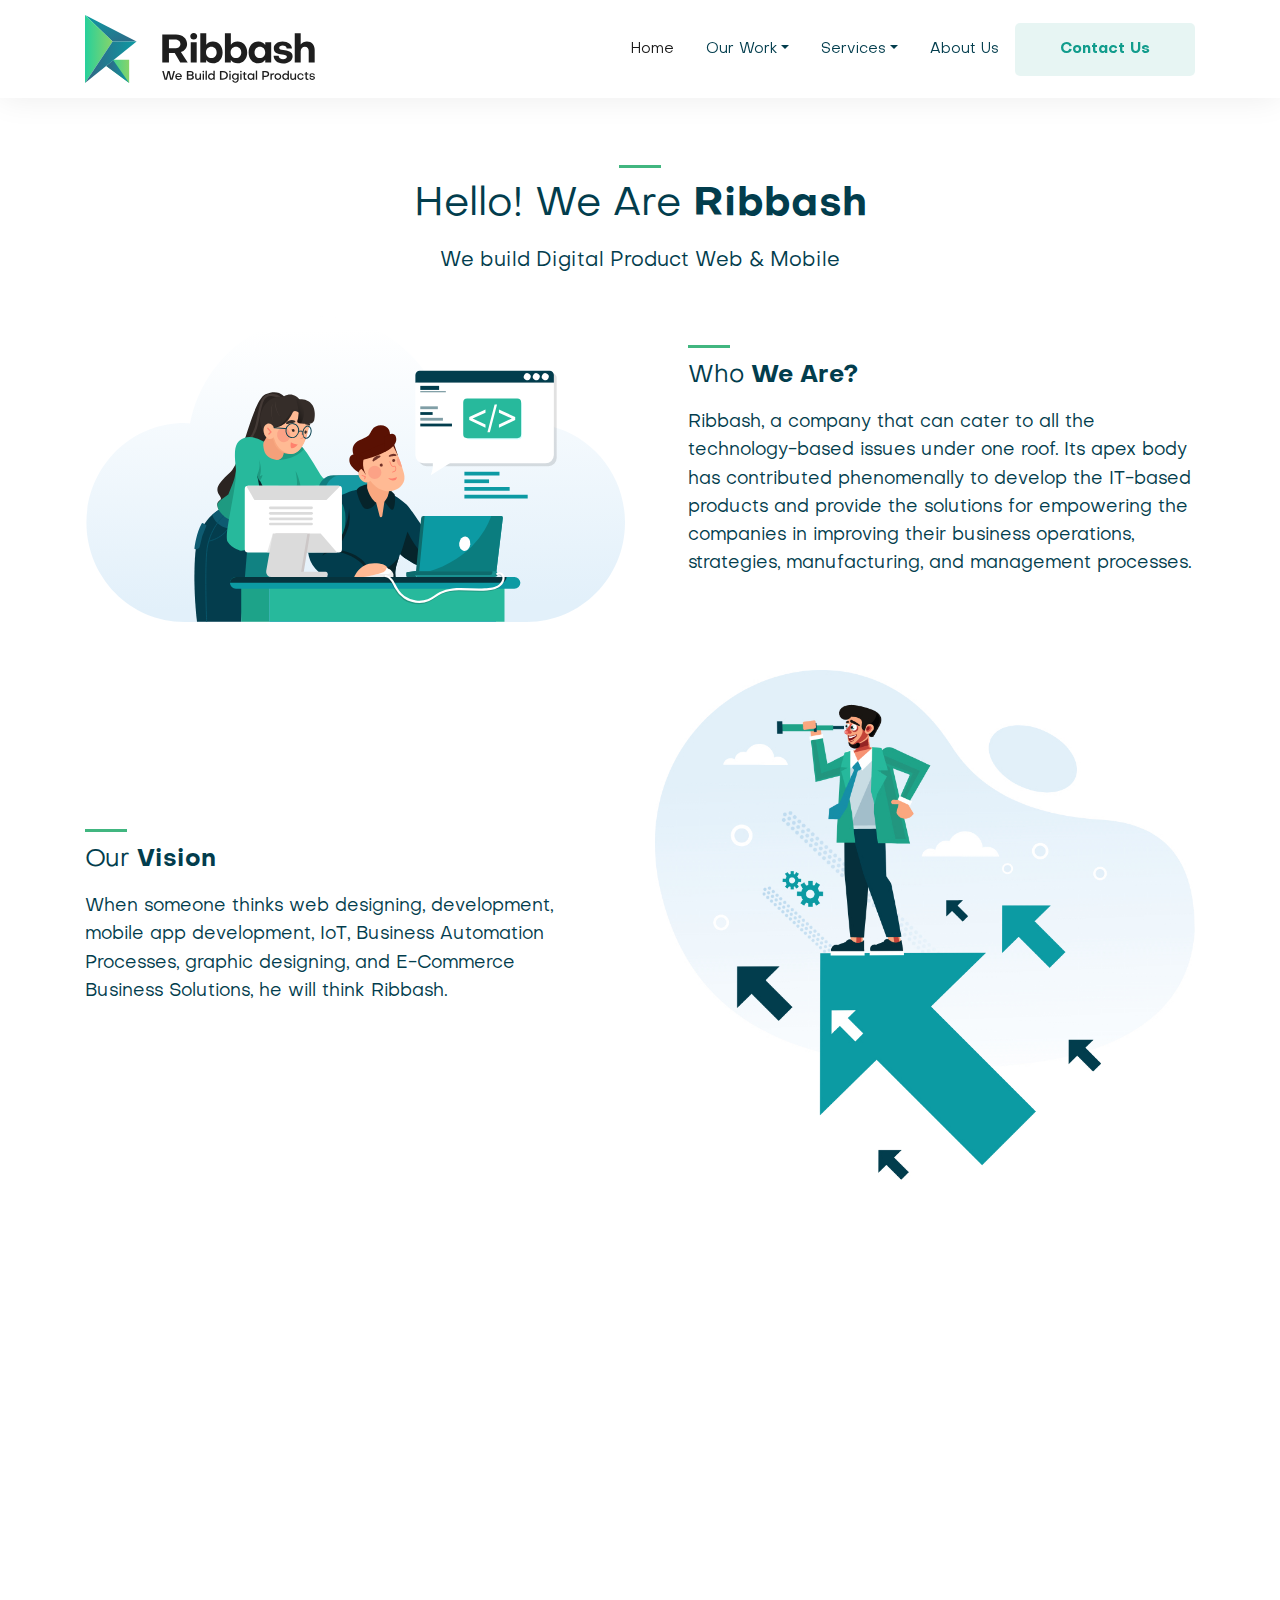
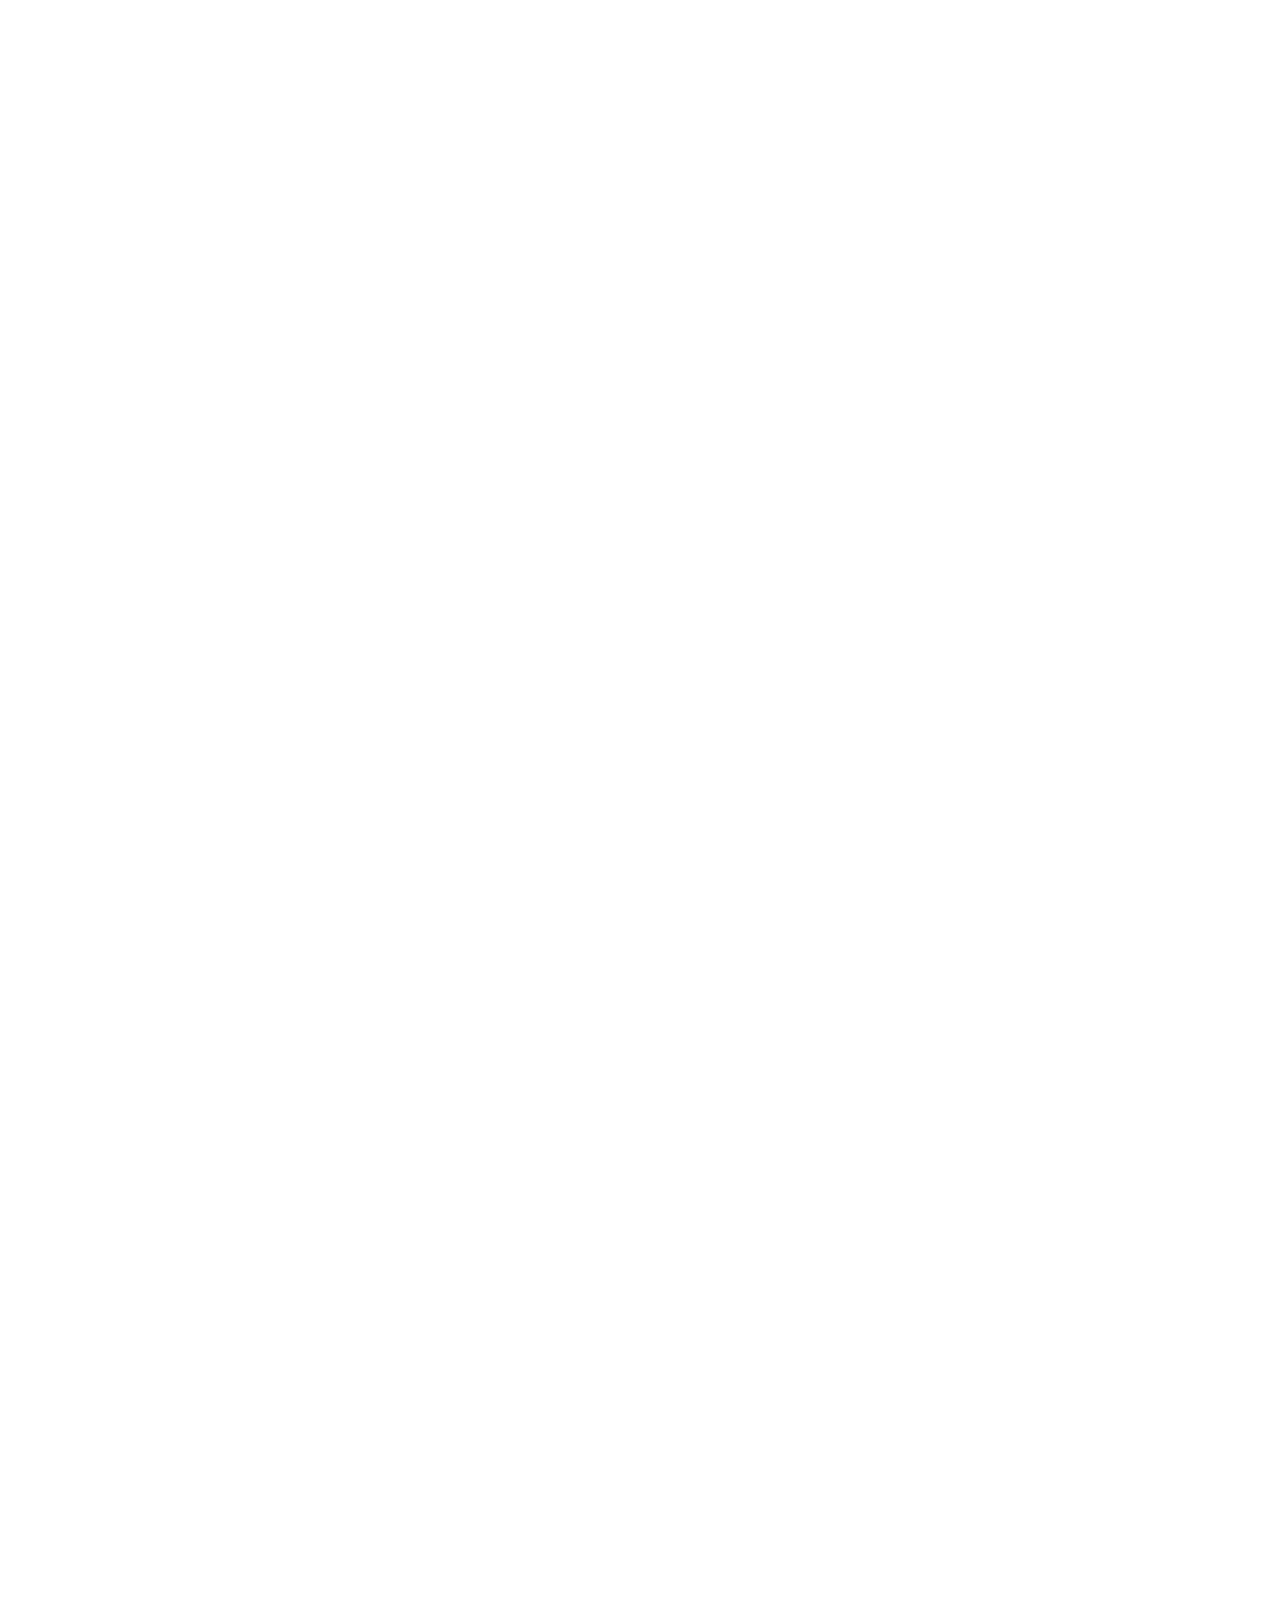
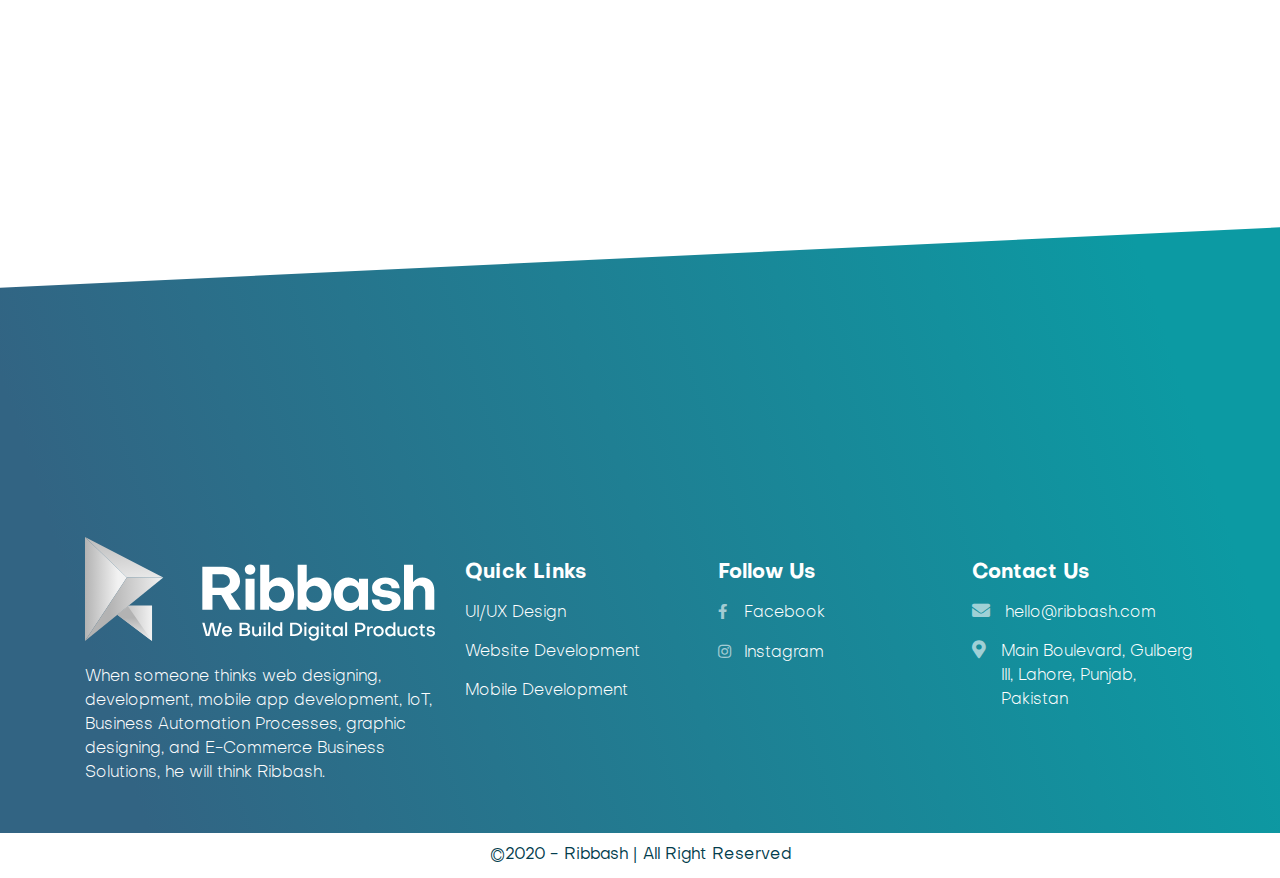
<file: about-us.html>
<!DOCTYPE html>
<html lang="en">
<head>
	<meta charset="UTF-8">
	<meta name="viewport" content="width=device-width, initial-scale=1.0">
	<title>About - Ribbash Digital</title>
	
	<!-- CSS -->
    <link rel="stylesheet" href="css/bootstrap.min.css" media="all" />
    <link rel="stylesheet" href="css/all.min.css" media="all" />
    <link rel="stylesheet" href="css/owl.carousel.min.css" media="all" />
	<link rel="stylesheet" href="css/owl.theme.default.min.css" media="all" />
	<link rel="stylesheet" href="css/animate.min.css" media="all" />
	
	<link rel="stylesheet" href="css/el_style.css">

    <link rel="stylesheet" href="css/style.css" media="all" />
    <link rel="stylesheet" href="css/colors.css" media="all" />
	<link rel="stylesheet" href="css/responsive.css" media="all" />

	<link rel="icon" href="img/favicon.svg" type="image/svg+xml" sizes="any" />
    
</head>

<body>
	<div class="rd-wrap">

		<!--Header Section Start-->
		<header class="rd-header fixed-top rd-header-white">
			<div class="container">
				<nav class="navbar navbar-expand-lg navbar-light px-0 rd-navbar">
					<a class="navbar-brand rd-logo py-0" href="index.html">
						<img src="img/logo-black.svg" alt="logo" />
					</a>
					<button class="navbar-toggler" type="button" data-toggle="collapse" data-target="#defaultNavbar1" aria-controls="defaultNavbar1" aria-expanded="false" aria-label="Toggle navigation">
						<span class="navbar-toggler-icon"></span>
					</button>

					<div class="collapse navbar-collapse" id="defaultNavbar1">
						<ul class="navbar-nav ml-auto rd-navmenu">
							<li class="nav-item active">
								<a class="nav-link pl-3 pr-3" href="index.html">Home <span class="sr-only">(current)</span></a>
							</li>
							<li class="nav-item dropdown">
								<a class="nav-link dropdown-toggle pl-3 pr-3" href="#" id="ourWorkDropdown" role="button" data-toggle="dropdown" aria-haspopup="true" aria-expanded="false">Our Work</a>
								<div class="dropdown-menu rd-dropdown-work" aria-labelledby="ourWorkDropdown">
									<div class="container">
										<div class="row row-cols-1 row-cols-lg-6 align-items-center justify-content-sm-center">
											<div class="col">
												<a class="dropdown-item" href="nomad.html" data-toggle="tooltip" data-placement="bottom" title="Nomad">
													<img src="img/Nomad.svg" alt="Nomad" />
													<span>Nomad</span>
												</a>
											</div>
											<div class="col">
												<a class="dropdown-item" href="onshore.html" data-toggle="tooltip" data-placement="bottom" title="Onshore Momentum">
													<img src="img/Onshore-Momentum.svg" alt="Onshore" />
													<span>Onshore Momentum</span>
												</a>
											</div>
											<div class="col">
												<a class="dropdown-item" href="one-gift.html" data-toggle="tooltip" data-placement="bottom" title="OneGift">
													<img src="img/OneGift.svg" alt="OneGift" />
													<span>OneGift</span>
												</a>
											</div>
											<div class="col">
												<a class="dropdown-item" href="no-bs-dashboard.html" data-toggle="tooltip" data-placement="bottom" title="NO-BS Dashboard">
													<img src="img/NO-BS.svg" alt="NO-BS Dashboard" />
													<span>NO-BS Dashboard</span>
												</a>
											</div>
											<div class="col">
												<a class="dropdown-item" href="yor-hero.html" data-toggle="tooltip" data-placement="bottom" title="YOR Hero">
													<img src="img/YorHero.svg" alt="YOR Hero" />
													<span>YOR Hero</span>
												</a>
											</div>
										</div>
									</div>
								</div>
							</li>
							<li class="nav-item dropdown">
								<a class="nav-link dropdown-toggle pl-3 pr-3" href="#" id="servicesDropdown" role="button" data-toggle="dropdown" aria-haspopup="true" aria-expanded="false">Services</a>
								<div class="dropdown-menu rd-dropdown-services" aria-labelledby="servicesDropdown">
									<div class="container">
										<div class="row row-cols-1 row-cols-lg-3">
											<div class="col">
												<a class="dropdown-item" href="ui-ux.html">
													<img src="img/ui-ux-icon.svg" alt="ui-ux-icon" />
													<span>UI/UX Design</span>
												</a>
											</div>
											<div class="col">
												<a class="dropdown-item" href="web-development.html">
													<img src="img/web-development-icon.svg" alt="web-developer-icon" />
													<span>Web Development</span>
												</a>
											</div>
											<div class="col">
												<a class="dropdown-item" href="mobile-development.html">
													<img src="img/mobile-development-icon.svg" alt="mobile-developer-icon" />
													<span>Mobile Development</span>
												</a>
											</div>
										</div>
									</div>
								</div>
							</li>
							<!-- <li class="nav-item"><a class="nav-link pl-3 pr-3" href="#">Jobs</a></li> -->
							<li class="nav-item"><a class="nav-link pl-3 pr-3" href="about-us.html">About Us</a></li>
							<li class="nav-item px-3 px-lg-0"><a class="btn btn-light rd-button rd-button-green rd-button-effect1" href="contact-us.html">Contact Us</a></li>
						</ul>
					</div>
				</nav>
			</div>
		</header>
		<!--Header Section End-->
		
		<!--Intro Section Start-->
		<section class="rd-pt-180 rd-pb-65">
			<div class="container">
				<div class="row justify-content-md-center mb-4">
					<div class="col-12">
						<div class="rd-infobox text-center rd-text-dark wow fadeInUp">
							<h2 class="rd-title rd-title-strip rd-title-strip-green rd-title-strip-center mb-3">
								<span class="font-weight-normal">Hello! We are</span>
								<span class="font-weight-bold">Ribbash</span>
							</h2>
							<p class="rd-text">We build Digital Product Web & Mobile</p>
						</div>
					</div>
				</div>
				<div class="row align-items-md-center mb-5">
					<div class="col-12 col-md-6 mb-5 mb-md-0">
						<figure class="wow fadeInUp">
							<img src="img/who-we-are.svg" alt="who we are" />
						</figure>
					</div>
					<div class="col-12 col-md-6 pl-md-5">
						<div class="rd-infobox rd-text-dark">
							<h2 class="rd-mini-title rd-title-strip rd-title-strip-green mb-3 wow fadeInUp">
								<span class="font-weight-normal">Who</span>
								<span class="font-weight-bold">We Are?</span>
							</h2>
							<p class="rd-sub-text mb-0 wow fadeInUp">Ribbash, a company that can cater to all the technology-based issues under one roof. Its apex body has contributed phenomenally to develop the IT-based products and provide the solutions for empowering the companies in improving their business operations, strategies, manufacturing, and management processes.</p>
						</div>
					</div>
				</div>
				<div class="row align-items-md-center mb-5 flex-column-reverse flex-md-row">
					<div class="col-12 col-md-6 pr-md-5">
						<div class="rd-infobox rd-text-dark">
							<h2 class="rd-mini-title rd-title-strip rd-title-strip-green mb-3 wow fadeInUp">
								<span class="font-weight-normal">Our</span>
								<span class="font-weight-bold">Vision</span>
							</h2>
							<p class="rd-sub-text mb-0 wow fadeInUp">When someone thinks web designing, development, mobile app development, IoT, Business Automation Processes, graphic designing, and E-Commerce Business Solutions, he will think Ribbash.</p>
						</div>
					</div>
					<div class="col-12 col-md-6 mb-5 mb-md-0">
						<figure class="wow fadeInUp">
							<img src="img/our-vision.jpg" alt="Our vision" />
						</figure>
					</div>
				</div>
				<div class="row align-items-md-center">
					<div class="col-12 col-md-6 mb-5 mb-md-0">
						<figure class="wow fadeInUp">
							<img src="img/our-mission.svg" alt="Our Mission" />
						</figure>
					</div>
					<div class="col-12 col-md-6 pl-md-5">
						<div class="rd-infobox rd-text-dark">
							<h2 class="rd-mini-title rd-title-strip rd-title-strip-green mb-3 wow fadeInUp">
								<span class="font-weight-normal">Our</span>
								<span class="font-weight-bold">Mission</span>
							</h2>
							<p class="rd-sub-text mb-0 wow fadeInUp">To help the businesses become trustworthy and innovative in their respective industries via providing Top-Notch IT services and products globally</p>
						</div>
					</div>
				</div>
			</div>
		</section>
		<!--Intro Section End-->

		<!--What We Do Section Start-->
		<section class="rd-pt-65 rd-pb-65">
			<div class="container">
				<div class="row">
					<div class="col">
						<div class="rd-infobox text-center rd-text-dark">
							<h2 class="rd-mini-title rd-title-strip rd-title-strip-green rd-title-strip-center mb-3 wow fadeInUp">
								<span class="font-weight-bold">What</span>
								<span class="font-weight-normal">we do?</span>
							</h2>
							<p class="rd-sub-text wow fadeInUp">Ribbash shows great concerns over the toughest challenges faced by our clients by handling all their issues related to 
								developing strategy, consultation regarding technology advancements, digital marketing, improve business operations, 
								and improve online look and feel. We are focused on providing innovation to our clients and improving their working 
								procedures and lives. With the expertise of providing IT solutions across more than 20 industries, we deliver results 
								that can address all the needs for a new digital world that has become demanding and challenging now.</p>
						</div>
						<div class="rd-video wow fadeInUp">
							<iframe width="100%" height="506" src="https://www.youtube.com/embed/Db9TaKlDi80" frameborder="0" allow="accelerometer; autoplay; encrypted-media; gyroscope; picture-in-picture" allowfullscreen></iframe>
						</div>
					</div>
				</div>
			</div>
		</section>
		<!--What We Do Section End-->

		<!--Intro Section Start-->
		<section class="rd-pt-180 rd-pb-65">
			<div class="container">
				<div class="row align-items-md-center">
					<div class="col-12 col-md-5 col-xl-6 pr-xl-5 mb-4 mb-md-0">
						<div class="rd-infobox rd-text-dark">
							<h2 class="rd-mini-title rd-title-strip rd-title-strip-green mb-3 wow fadeInUp">
								<span class="font-weight-normal">Our</span>
								<span class="font-weight-bold">Core Values</span>
							</h2>
							<p class="rd-sub-text mb-0 wow fadeInUp">Our core values describe the character of our 
								company and define our culture in the organization. 
								These values and culture are largely dependent on 
								individual behaviors, and our team is ready to 
								accept the challenge of acting in the organization and making decisions.</p>
						</div>
					</div>
					<div class="col-12 col-md-7 col-xl-6">
						<div class="row">
							<div class="col-6 col-lg-4 py-3 align-self-center">
								<h4 class="rd-mini-title text-center text-uppercase rd-text-dark rd-value-title wow fadeInUp">
									<span>Our Key</span>
									<span>Values are</span>
								</h4>
							</div>
							<div class="col-6 col-lg-4 py-3">
								<figure class="rd-value wow fadeInUp">
									<img src="img/hand-shake.svg" alt="our values" />
									<figcaption>Client Value Creation</figcaption>
								</figure>
							</div>
							<div class="col-6 col-lg-4 py-3">
								<figure class="rd-value wow fadeInUp">
									<img src="img/global-networking.svg" alt="our values" />
									<figcaption>Global Networking</figcaption>
								</figure>
							</div>
							<div class="col-6 col-lg-4 py-3">
								<figure class="rd-value wow fadeInUp">
									<img src="img/respect-for-all.svg" alt="our values" />
									<figcaption>Respect for all</figcaption>
								</figure>
							</div>
							<div class="col-6 col-lg-4 py-3">
								<figure class="rd-value wow fadeInUp">
									<img src="img/integrity.svg" alt="our values" />
									<figcaption>Integrity</figcaption>
								</figure>
							</div>
							<div class="col-6 col-lg-4 py-3">
								<figure class="rd-value wow fadeInUp">
									<img src="img/stewardship.svg" alt="our values" />
									<figcaption>Stewardship</figcaption>
								</figure>
							</div>
						</div>
					</div>
				</div>
			</div>
		</section>
		<!--Intro Section End-->

		<!--Contact Form Section Start-->
        <section class="rd-contact-form-section rd-pt-65">
            <div class="container-fluid">
                <div class="rd-contact-form-box rd-container-1170 wow pulse">
                    <div class="rd-infobox text-center">
                        <h2 class="rd-title rd-title-strip rd-title-strip-dark rd-title-strip-center rd-text-dark mb-3">
                            <span class="font-weight-bold">Let Us Help In Your Next Project</span>
                        </h2>
                    </div>
                    <form class="rd-contact-form" action="includes/contact-form-handler.php" method="post">
                        <div class="row">
                            <div class="form-group col-md-4 mb-4">
                                <label for="full-name">Full Name</label>
                                <input type="text" name="full-name" id="full-name" class="form-control" placeholder="John Smiths">
                            </div>
                            <div class="form-group col-md-4 mb-4">
                                <label for="email">Email</label>
                                <input type="email" name="email" id="email" class="form-control" placeholder="johnsmiths@ribbash.com" required>
                            </div>
                            <div class="form-group col-md-4 mb-4">
                                <label for="website">Website</label>
                                <input type="text" name="website" id="website" class="form-control" placeholder="https://www.example.com/">
                            </div>
                        </div>
                        <div class="form-group">
                            <label for="message">Message</label>
                            <textarea class="form-control" name="message" id="message" rows="3" required></textarea>
                        </div>
                        <div class="text-center">
                            <button class="btn btn-light rd-button rd-gradient-bg-orient-blue rd-button-effect1 mt-4" type="submit">Submit</button>
                        </div>
                    </form>
                </div>
            </div>
        </section>
        <!--Contact Form Section End-->
		
		<!--Footer Section Start-->
		<footer class="rd-footer">
			<div class="rd-footer-top rd-gradient-bg-orient-blue pb-5 rd-clip-bg-top-left font-weight-light">
				<div class="container">
					<div class="row d-none">
						<div class="col">
							<div class="rd-infobox text-center">
								<h2 class="rd-title rd-title-strip rd-title-strip-center text-white mb-3">
									<span class="font-weight-bold">Company News</span>
								</h2>
							</div>
							<!--Owl-Carousel Start-->
							<div class="owl-carousel owl-theme rd-blog-carousel">
								<div class="card rd-blog-item border-0">
									<figure class="rd-blog-img mb-0">
										<img src="img/mask-group--14.jpg" srcset="img/mask-group--14@2x.jpg 2x, img/mask-group--14@3x.jpg 3x" alt="">
									</figure>
									<div class="card-body d-flex flex-column rd-blog-content">
										<h4 class="rd-blog-title">
											<a href="#">Lorem Ipsum is simply dummy text of the printing</a>
										</h4>
										<div class="rd-blog-metadata mt-auto">
											<span class="rd-blog-published"><i class="far fa-calendar-alt"></i>2 Days Ago</span>
											<span class="rd-blog-time"><i class="far fa-clock"></i>2 mint</span>
										</div>
									</div>
								</div>
								<div class="card rd-blog-item border-0">
									<figure class="rd-blog-img mb-0">
										<img src="img/mask-group--11.jpg" srcset="img/mask-group--11@2x.jpg 2x, img/mask-group--11@3x.jpg 3x" alt="">
									</figure>
									<div class="card-body d-flex flex-column rd-blog-content">
										<h4 class="rd-blog-title">
											<a href="#">Porem Ipsum is simply dummy of the printing and typesetting.</a>
										</h4>
										<div class="rd-blog-metadata mt-auto">
											<span class="rd-blog-published"><i class="far fa-calendar-alt"></i>2 Days Ago</span>
											<span class="rd-blog-time"><i class="far fa-clock"></i>2 mint</span>
										</div>
									</div>
								</div>
								<div class="card rd-blog-item border-0">
									<figure class="rd-blog-img mb-0">
										<img src="img/people-inside-room-3184657.jpg" srcset="img/people-inside-room-3184657@2x.jpg 2x, img/people-inside-room-3184657@3x.jpg 3x" alt="">
									</figure>
									<div class="card-body d-flex flex-column rd-blog-content">
										<h4 class="rd-blog-title">
											<a href="#">Horem Ipsum has been the industrys standard dummy text ever since.</a>
										</h4>
										<div class="rd-blog-metadata mt-auto">
											<span class="rd-blog-published"><i class="far fa-calendar-alt"></i>2 Days Ago</span>
											<span class="rd-blog-time"><i class="far fa-clock"></i>2 mint</span>
										</div>
									</div>
								</div>
								<div class="card rd-blog-item border-0">
									<figure class="rd-blog-img mb-0">
										<img src="img/mask-group--11.jpg" srcset="img/mask-group--11@2x.jpg 2x, img/mask-group--11@3x.jpg 3x" alt="">
									</figure>
									<div class="card-body d-flex flex-column rd-blog-content">
										<h4 class="rd-blog-title">
											<a href="#">Porem Ipsum is simply dummy of the printing and typesetting.</a>
										</h4>
										<div class="rd-blog-metadata mt-auto">
											<span class="rd-blog-published"><i class="far fa-calendar-alt"></i>2 Days Ago</span>
											<span class="rd-blog-time"><i class="far fa-clock"></i>2 mint</span>
										</div>
									</div>
								</div>
							</div>
							<!--Owl-Carousel End-->
						</div>
					</div>
					<span class="rd-divider w-100 mt-5 mb-5 d-none"></span>
					<div class="row text-white">
						<div class="col-12 col-md-4">
							<div class="rd-footer-intro">
								<a class="rd-footer-logo d-inline-block mb-4" href="index.html">
									<img src="img/logo-white.svg" alt="logo" />
								</a>
								<p class="mb-0">When someone thinks web designing, development, mobile app development, IoT, Business Automation Processes, graphic designing, and E-Commerce Business Solutions, he will think Ribbash.</p>
							</div>
						</div>
						<div class="col-12 col-md-8">
							<div class="row">
								<div class="col-12 col-md-4">
										<h4 class="rd-sub-title mt-4 mb-3">Quick Links</h4>
										<ul class="rd-footer-list rd-quick-links list-inline mb-0">
											<li><a href="ui-ux.html">UI/UX Design</a></li>
											<li><a href="web-development.html">Website Development</a></li>
											<li><a href="mobile-development.html">Mobile Development</a></li>
										</ul>
								</div>
								<div class="col-12 col-md-4">
									<div class="rd-footer-links-wrap">
										<h4 class="rd-sub-title mt-4 mb-3">Follow Us</h4>
										<ul class="rd-footer-list rd-social-links-vr list-inline mb-0">
											<li>
												<i class="fab fa-facebook-f"></i>
												<a href="#" target="_blank">Facebook</a>
											</li>
											<li>
												<i class="fab fa-instagram"></i>
												<a href="#" target="_blank">Instagram</a>
											</li>
										</ul>
									</div>
								</div>
								<div class="col-12 col-md-4">
									<div class="rd-footer-links-wrap">
										<h4 class="rd-sub-title mt-4 mb-3">Contact Us</h4>
										<ul class="rd-footer-list rd-contact-info list-inline mb-0">
											<li>
												<i class="fas fa-envelope"></i>
												<a href="mailto:hello@ribbash.com">hello@ribbash.com</a>
											</li>
											<li class="d-flex align-items-baseline">
												<i class="fas fa-map-marker-alt"></i>
												<span>Main Boulevard, Gulberg III, Lahore, Punjab, Pakistan</span>
											</li>
										</ul>
									</div>
								</div>
							</div>
						</div>
					</div>
				</div>
			</div>
			<div class="rd-copyright-footer rd-text-dark">
				<div class="container">
					<div class="row">
						<div class="col-12 text-center">
							<p class="rd-sub-text mb-0 font-weight-normal">©2020 - Ribbash | All Right Reserved</p>
						</div>
					</div>
				</div>
			</div>
		</footer>
		<!--Footer End-->

	</div>
	
	
    <!-- jQuery library -->
	<script src="js/jquery-3.4.1.min.js"></script>
	<script src="js/bootstrap.bundle.min.js"></script>
	<script src="js/owl.carousel.min.js"></script>
	<script src="js/wow.min.js"></script>

	<script src="js/bodymovin.js"></script>
	<script src="js/home_index.js"></script>
	<script src="js/jquery.parallax-scroll.js"></script>

	<script src="js/custom-script.js"></script>

</body>
</html>
</file>
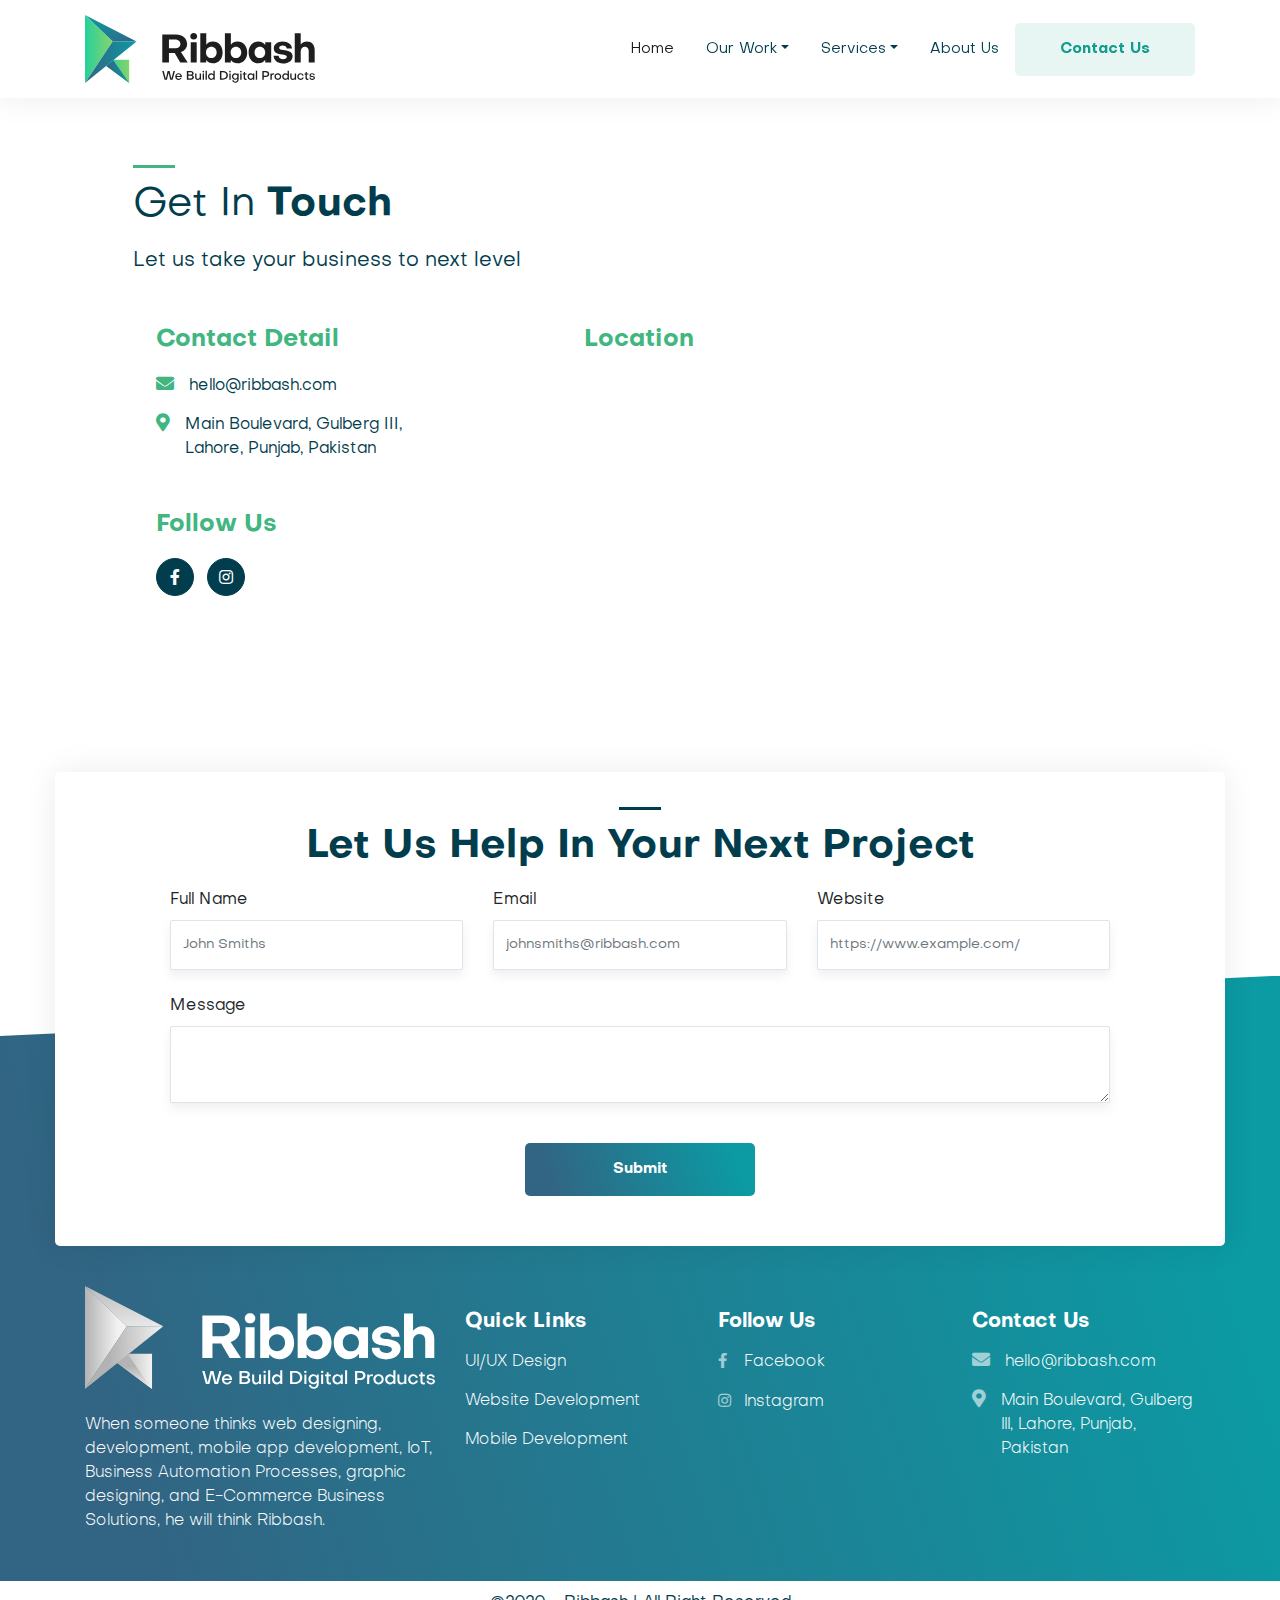
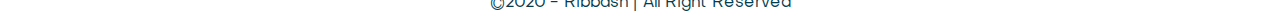
<file: contact-us.html>
<!DOCTYPE html>
<html lang="en">
<head>
	<meta charset="UTF-8">
	<meta name="viewport" content="width=device-width, initial-scale=1.0">
	<title>Contact Us - Ribbash Digital</title>
	
	<!-- CSS -->
    <link rel="stylesheet" href="css/bootstrap.min.css" media="all" />
    <link rel="stylesheet" href="css/all.min.css" media="all" />
    <link rel="stylesheet" href="css/owl.carousel.min.css" media="all" />
	<link rel="stylesheet" href="css/owl.theme.default.min.css" media="all" />
	<link rel="stylesheet" href="css/animate.min.css" media="all" />
	
	<link rel="stylesheet" href="css/el_style.css">

    <link rel="stylesheet" href="css/style.css" media="all" />
    <link rel="stylesheet" href="css/colors.css" media="all" />
	<link rel="stylesheet" href="css/responsive.css" media="all" />

	<link rel="icon" href="img/favicon.svg" type="image/svg+xml" sizes="any" />
    
</head>

<body>
	<div class="rd-wrap">

		<!--Header Section Start-->
		<header class="rd-header fixed-top rd-header-white">
			<div class="container">
				<nav class="navbar navbar-expand-lg navbar-light px-0 rd-navbar">
					<a class="navbar-brand rd-logo py-0" href="index.html">
						<img src="img/logo-black.svg" alt="logo" />
					</a>
					<button class="navbar-toggler" type="button" data-toggle="collapse" data-target="#defaultNavbar1" aria-controls="defaultNavbar1" aria-expanded="false" aria-label="Toggle navigation">
						<span class="navbar-toggler-icon"></span>
					</button>

					<div class="collapse navbar-collapse" id="defaultNavbar1">
						<ul class="navbar-nav ml-auto rd-navmenu">
							<li class="nav-item active">
								<a class="nav-link pl-3 pr-3" href="index.html">Home <span class="sr-only">(current)</span></a>
							</li>
							<li class="nav-item dropdown">
								<a class="nav-link dropdown-toggle pl-3 pr-3" href="#" id="ourWorkDropdown" role="button" data-toggle="dropdown" aria-haspopup="true" aria-expanded="false">Our Work</a>
								<div class="dropdown-menu rd-dropdown-work" aria-labelledby="ourWorkDropdown">
									<div class="container">
										<div class="row row-cols-1 row-cols-lg-6 align-items-center justify-content-sm-center">
											<div class="col">
												<a class="dropdown-item" href="nomad.html" data-toggle="tooltip" data-placement="bottom" title="Nomad">
													<img src="img/Nomad.svg" alt="Nomad" />
													<span>Nomad</span>
												</a>
											</div>
											<div class="col">
												<a class="dropdown-item" href="onshore.html" data-toggle="tooltip" data-placement="bottom" title="Onshore Momentum">
													<img src="img/Onshore-Momentum.svg" alt="Onshore" />
													<span>Onshore Momentum</span>
												</a>
											</div>
											<div class="col">
												<a class="dropdown-item" href="one-gift.html" data-toggle="tooltip" data-placement="bottom" title="OneGift">
													<img src="img/OneGift.svg" alt="OneGift" />
													<span>OneGift</span>
												</a>
											</div>
											<div class="col">
												<a class="dropdown-item" href="no-bs-dashboard.html" data-toggle="tooltip" data-placement="bottom" title="NO-BS Dashboard">
													<img src="img/NO-BS.svg" alt="NO-BS Dashboard" />
													<span>NO-BS Dashboard</span>
												</a>
											</div>
											<div class="col">
												<a class="dropdown-item" href="yor-hero.html" data-toggle="tooltip" data-placement="bottom" title="YOR Hero">
													<img src="img/YorHero.svg" alt="YOR Hero" />
													<span>YOR Hero</span>
												</a>
											</div>
										</div>
									</div>
								</div>
							</li>
							<li class="nav-item dropdown">
								<a class="nav-link dropdown-toggle pl-3 pr-3" href="#" id="servicesDropdown" role="button" data-toggle="dropdown" aria-haspopup="true" aria-expanded="false">Services</a>
								<div class="dropdown-menu rd-dropdown-services" aria-labelledby="servicesDropdown">
									<div class="container">
										<div class="row row-cols-1 row-cols-lg-3">
											<div class="col">
												<a class="dropdown-item" href="ui-ux.html">
													<img src="img/ui-ux-icon.svg" alt="ui-ux-icon" />
													<span>UI/UX Design</span>
												</a>
											</div>
											<div class="col">
												<a class="dropdown-item" href="web-development.html">
													<img src="img/web-development-icon.svg" alt="web-developer-icon" />
													<span>Web Development</span>
												</a>
											</div>
											<div class="col">
												<a class="dropdown-item" href="mobile-development.html">
													<img src="img/mobile-development-icon.svg" alt="mobile-developer-icon" />
													<span>Mobile Development</span>
												</a>
											</div>
										</div>
									</div>
								</div>
							</li>
							<!-- <li class="nav-item"><a class="nav-link pl-3 pr-3" href="#">Jobs</a></li> -->
							<li class="nav-item"><a class="nav-link pl-3 pr-3" href="about-us.html">About Us</a></li>
							<li class="nav-item px-3 px-lg-0"><a class="btn btn-light rd-button rd-button-green rd-button-effect1" href="contact-us.html">Contact Us</a></li>
						</ul>
					</div>
				</nav>
			</div>
		</header>
		<!--Header Section End-->
		
		<!--Get In Touch Section Start-->
		<section class="rd-pt-180 rd-pb-65">
			<div class="container">
				<div class="row justify-content-md-center">
					<div class="col-12 col-lg-11">
						<div class="rd-infobox rd-text-dark mb-5 wow fadeInUp">
							<h2 class="rd-title rd-title-strip rd-title-strip-green mb-3">
								<span class="font-weight-normal">Get in</span>
								<span class="font-weight-bold">touch</span>
							</h2>
							<p class="rd-text">Let us take your business to next level</p>
						</div>
					</div>
				</div>
				<div class="row justify-content-md-around">
					<div class="col-12 col-md-5 col-lg-4 col-xl-3 wow fadeInLeft">
						<div class="rd-contact-detail-wrap mb-5 mb-md-0">
							<div class="rd-contact-detail mb-5">
								<h2 class="rd-mini-title rd-text-green mb-3">
									<span class="font-weight-bold">Contact Detail</span>
								</h2>
								<ul class="rd-contact-info list-inline rd-text-dark mb-0">
									<li>
										<i class="fas fa-envelope"></i>
										<a href="mailto:hello@ribbash.com">hello@ribbash.com</a>
									</li>
									<!-- <li>
										<i class="fas fa-phone-alt"></i>
										<a href="#">+92 3xx xxxxxxx</a>
									</li> -->
									<li>
										<i class="fas fa-map-marker-alt"></i>
										<span>Main Boulevard, Gulberg III, Lahore, Punjab, Pakistan</span>
									</li>
								</ul>
							</div>
							<div class="rd-social-links">
								<h2 class="rd-mini-title rd-text-green mb-3">
									<span class="font-weight-bold">Follow us</span>
								</h2>
								<ul class="rd-social-links list-inline mb-0">
									<li class="list-inline-item">
										<a href="#" target="_blank"><i class="fab fa-facebook-f"></i></a>
									</li>
									<li class="list-inline-item">
										<a href="#" target="_blank"><i class="fab fa-instagram"></i></a>
									</li>
								</ul>
							</div>
						</div>
					</div>
					<div class="col-12 col-md-6 wow fadeInRight">
						<div class="rd-location">
							<h2 class="rd-mini-title rd-text-green mb-3">
								<span class="font-weight-bold">Location</span>
							</h2>
							<div class="rd-map">
								<iframe src="https://www.google.com/maps/embed?pb=!1m18!1m12!1m3!1d27213.593394060907!2d74.32574853281356!3d31.504951607962795!2m3!1f0!2f0!3f0!3m2!1i1024!2i768!4f13.1!3m3!1m2!1s0x3919045a28ff1d39%3A0xf71e739b84b3c3c!2sGulberg%20III%2C%20Lahore%2C%20Punjab%2C%20Pakistan!5e0!3m2!1sen!2s!4v1593698321407!5m2!1sen!2s" width="100%" height="260" frameborder="0" style="border:0;" allowfullscreen="" aria-hidden="false" tabindex="0"></iframe>
							</div>
						</div>
					</div>
				</div>
			</div>
		</section>
		<!--Get In Touch Section End-->

		<!--Contact Form Section Start-->
        <section class="rd-contact-form-section rd-pt-65">
            <div class="container-fluid">
                <div class="rd-contact-form-box rd-container-1170 wow pulse">
                    <div class="rd-infobox text-center">
                        <h2 class="rd-title rd-title-strip rd-title-strip-dark rd-title-strip-center rd-text-dark mb-3">
                            <span class="font-weight-bold">Let Us Help In Your Next Project</span>
                        </h2>
                    </div>
                    <form class="rd-contact-form" action="includes/contact-form-handler.php" method="post">
                        <div class="row">
                            <div class="form-group col-md-4 mb-4">
                                <label for="full-name">Full Name</label>
                                <input type="text" name="full-name" id="full-name" class="form-control" placeholder="John Smiths">
                            </div>
                            <div class="form-group col-md-4 mb-4">
                                <label for="email">Email</label>
                                <input type="email" name="email" id="email" class="form-control" placeholder="johnsmiths@ribbash.com" required>
                            </div>
                            <div class="form-group col-md-4 mb-4">
                                <label for="website">Website</label>
                                <input type="text" name="website" id="website" class="form-control" placeholder="https://www.example.com/">
                            </div>
                        </div>
                        <div class="form-group">
                            <label for="message">Message</label>
                            <textarea class="form-control" name="message" id="message" rows="3" required></textarea>
                        </div>
                        <div class="text-center">
                            <button class="btn btn-light rd-button rd-gradient-bg-orient-blue rd-button-effect1 mt-4" type="submit">Submit</button>
                        </div>
                    </form>
                </div>
            </div>
        </section>
        <!--Contact Form Section End-->
		
		<!--Footer Section Start-->
		<footer class="rd-footer">
			<div class="rd-footer-top rd-gradient-bg-orient-blue pb-5 rd-clip-bg-top-left font-weight-light">
				<div class="container">
					<div class="row d-none">
						<div class="col">
							<div class="rd-infobox text-center">
								<h2 class="rd-title rd-title-strip rd-title-strip-center text-white mb-3">
									<span class="font-weight-bold">Company News</span>
								</h2>
							</div>
							<!--Owl-Carousel Start-->
							<div class="owl-carousel owl-theme rd-blog-carousel">
								<div class="card rd-blog-item border-0">
									<figure class="rd-blog-img mb-0">
										<img src="img/mask-group--14.jpg" srcset="img/mask-group--14@2x.jpg 2x, img/mask-group--14@3x.jpg 3x" alt="">
									</figure>
									<div class="card-body d-flex flex-column rd-blog-content">
										<h4 class="rd-blog-title">
											<a href="#">Lorem Ipsum is simply dummy text of the printing</a>
										</h4>
										<div class="rd-blog-metadata mt-auto">
											<span class="rd-blog-published"><i class="far fa-calendar-alt"></i>2 Days Ago</span>
											<span class="rd-blog-time"><i class="far fa-clock"></i>2 mint</span>
										</div>
									</div>
								</div>
								<div class="card rd-blog-item border-0">
									<figure class="rd-blog-img mb-0">
										<img src="img/mask-group--11.jpg" srcset="img/mask-group--11@2x.jpg 2x, img/mask-group--11@3x.jpg 3x" alt="">
									</figure>
									<div class="card-body d-flex flex-column rd-blog-content">
										<h4 class="rd-blog-title">
											<a href="#">Porem Ipsum is simply dummy of the printing and typesetting.</a>
										</h4>
										<div class="rd-blog-metadata mt-auto">
											<span class="rd-blog-published"><i class="far fa-calendar-alt"></i>2 Days Ago</span>
											<span class="rd-blog-time"><i class="far fa-clock"></i>2 mint</span>
										</div>
									</div>
								</div>
								<div class="card rd-blog-item border-0">
									<figure class="rd-blog-img mb-0">
										<img src="img/people-inside-room-3184657.jpg" srcset="img/people-inside-room-3184657@2x.jpg 2x, img/people-inside-room-3184657@3x.jpg 3x" alt="">
									</figure>
									<div class="card-body d-flex flex-column rd-blog-content">
										<h4 class="rd-blog-title">
											<a href="#">Horem Ipsum has been the industrys standard dummy text ever since.</a>
										</h4>
										<div class="rd-blog-metadata mt-auto">
											<span class="rd-blog-published"><i class="far fa-calendar-alt"></i>2 Days Ago</span>
											<span class="rd-blog-time"><i class="far fa-clock"></i>2 mint</span>
										</div>
									</div>
								</div>
								<div class="card rd-blog-item border-0">
									<figure class="rd-blog-img mb-0">
										<img src="img/mask-group--11.jpg" srcset="img/mask-group--11@2x.jpg 2x, img/mask-group--11@3x.jpg 3x" alt="">
									</figure>
									<div class="card-body d-flex flex-column rd-blog-content">
										<h4 class="rd-blog-title">
											<a href="#">Porem Ipsum is simply dummy of the printing and typesetting.</a>
										</h4>
										<div class="rd-blog-metadata mt-auto">
											<span class="rd-blog-published"><i class="far fa-calendar-alt"></i>2 Days Ago</span>
											<span class="rd-blog-time"><i class="far fa-clock"></i>2 mint</span>
										</div>
									</div>
								</div>
							</div>
							<!--Owl-Carousel End-->
						</div>
					</div>
					<span class="rd-divider w-100 mt-5 mb-5 d-none"></span>
					<div class="row text-white">
						<div class="col-12 col-md-4">
							<div class="rd-footer-intro">
								<a class="rd-footer-logo d-inline-block mb-4" href="index.html">
									<img src="img/logo-white.svg" alt="logo" />
								</a>
								<p class="mb-0">When someone thinks web designing, development, mobile app development, IoT, Business Automation Processes, graphic designing, and E-Commerce Business Solutions, he will think Ribbash.</p>
							</div>
						</div>
						<div class="col-12 col-md-8">
							<div class="row">
								<div class="col-12 col-md-4">
										<h4 class="rd-sub-title mt-4 mb-3">Quick Links</h4>
										<ul class="rd-footer-list rd-quick-links list-inline mb-0">
											<li><a href="ui-ux.html">UI/UX Design</a></li>
											<li><a href="web-development.html">Website Development</a></li>
											<li><a href="mobile-development.html">Mobile Development</a></li>
										</ul>
								</div>
								<div class="col-12 col-md-4">
									<div class="rd-footer-links-wrap">
										<h4 class="rd-sub-title mt-4 mb-3">Follow Us</h4>
										<ul class="rd-footer-list rd-social-links-vr list-inline mb-0">
											<li>
												<i class="fab fa-facebook-f"></i>
												<a href="#" target="_blank">Facebook</a>
											</li>
											<li>
												<i class="fab fa-instagram"></i>
												<a href="#" target="_blank">Instagram</a>
											</li>
										</ul>
									</div>
								</div>
								<div class="col-12 col-md-4">
									<div class="rd-footer-links-wrap">
										<h4 class="rd-sub-title mt-4 mb-3">Contact Us</h4>
										<ul class="rd-footer-list rd-contact-info list-inline mb-0">
											<li>
												<i class="fas fa-envelope"></i>
												<a href="mailto:hello@ribbash.com">hello@ribbash.com</a>
											</li>
											<li class="d-flex align-items-baseline">
												<i class="fas fa-map-marker-alt"></i>
												<span>Main Boulevard, Gulberg III, Lahore, Punjab, Pakistan</span>
											</li>
										</ul>
									</div>
								</div>
							</div>
						</div>
					</div>
				</div>
			</div>
			<div class="rd-copyright-footer rd-text-dark">
				<div class="container">
					<div class="row">
						<div class="col-12 text-center">
							<p class="rd-sub-text mb-0 font-weight-normal">©2020 - Ribbash | All Right Reserved</p>
						</div>
					</div>
				</div>
			</div>
		</footer>
		<!--Footer End-->

	</div>
	
	
    <!-- jQuery library -->
	<script src="js/jquery-3.4.1.min.js"></script>
	<script src="js/bootstrap.bundle.min.js"></script>
	<script src="js/owl.carousel.min.js"></script>
	<script src="js/wow.min.js"></script>

	<script src="js/bodymovin.js"></script>
	<script src="js/home_index.js"></script>
	<script src="js/jquery.parallax-scroll.js"></script>

	<script src="js/custom-script.js"></script>

</body>
</html>
</file>
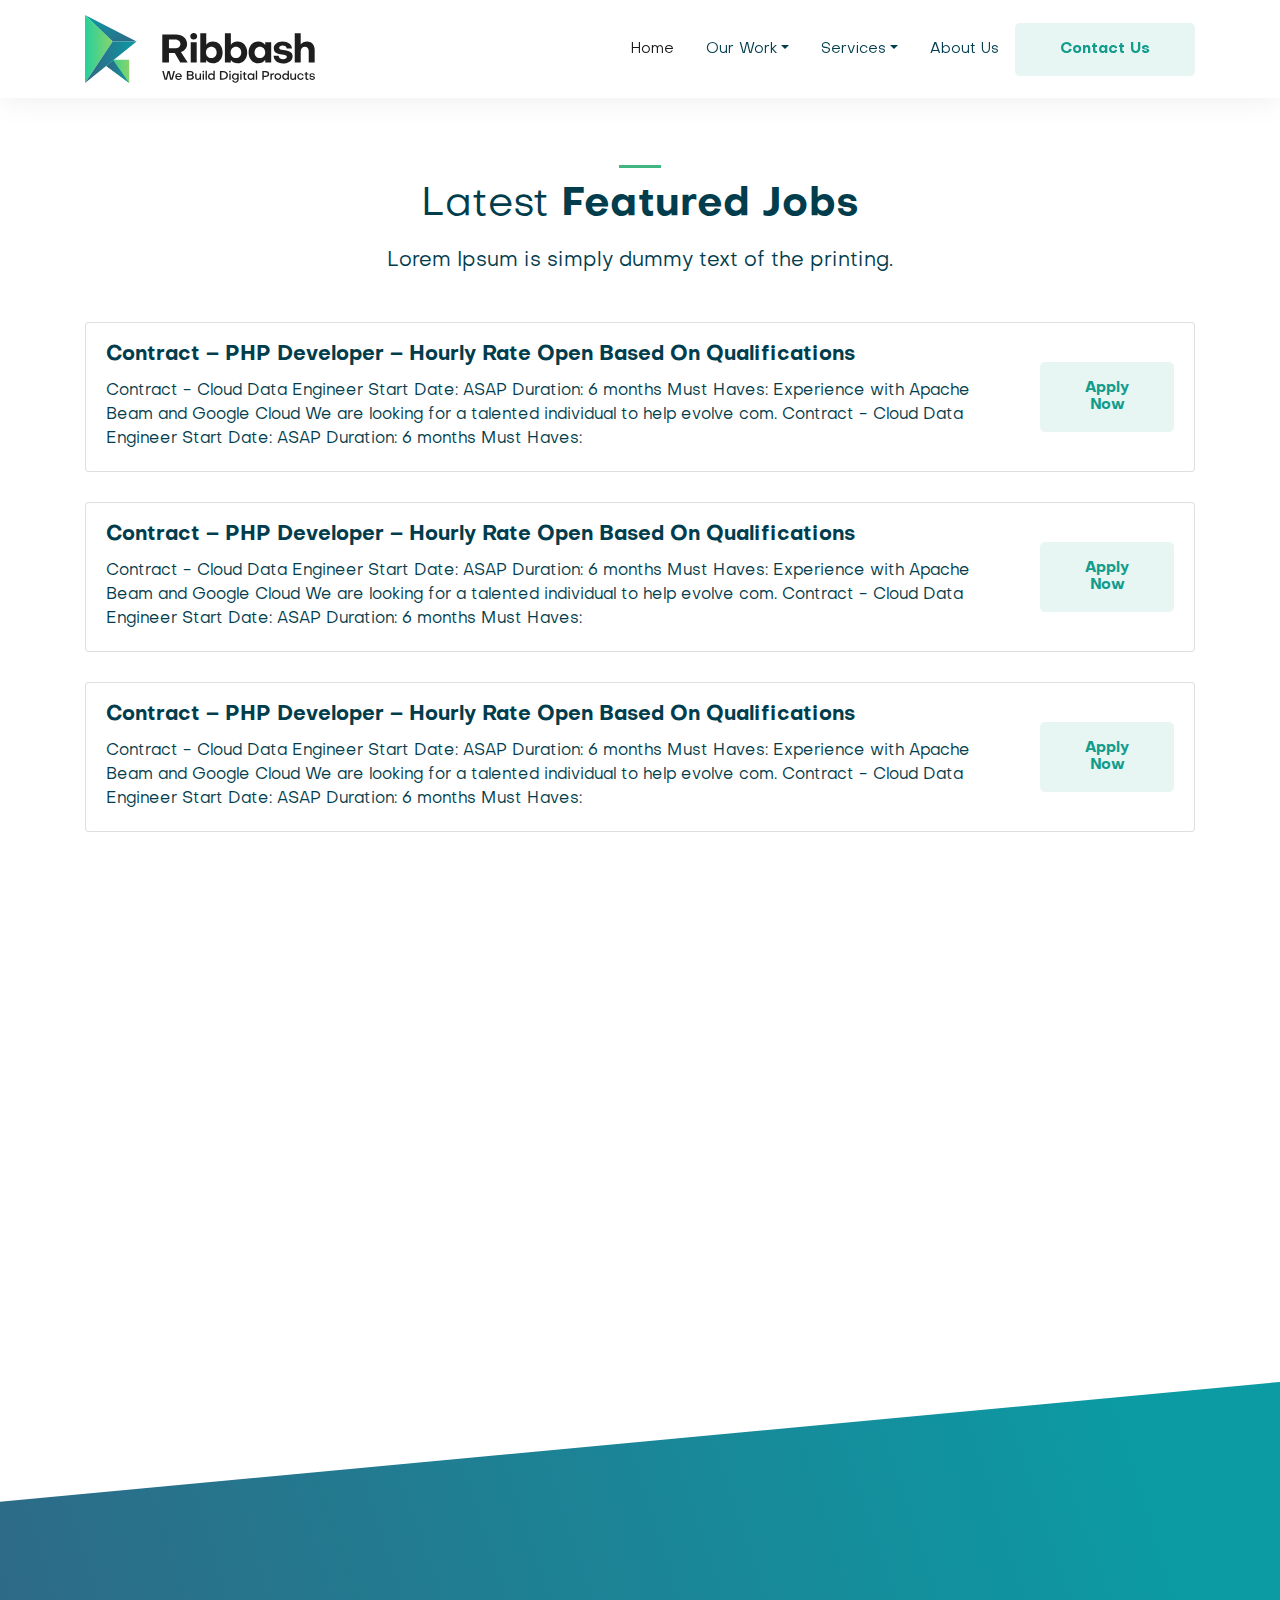
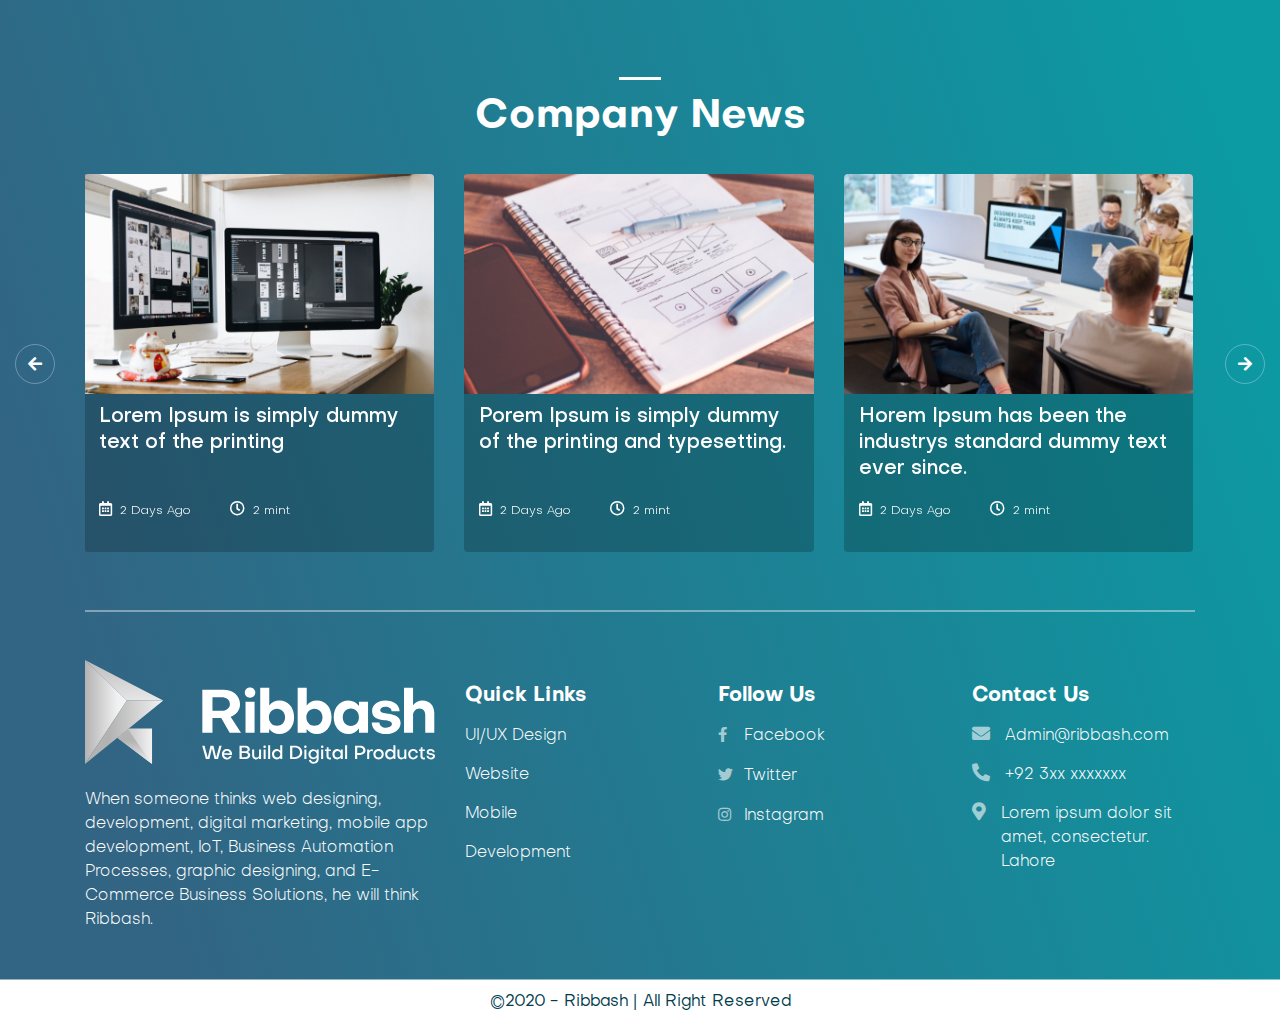
<file: jobs.html>
<!DOCTYPE html>
<html lang="en">

<head>
    <meta charset="UTF-8">
    <meta name="viewport" content="width=device-width, initial-scale=1.0">
    <title>Jobs - Ribbash Digital</title>

    <!-- CSS -->
    <link rel="stylesheet" href="css/bootstrap.min.css" media="all" />
    <link rel="stylesheet" href="css/all.min.css" media="all" />
    <link rel="stylesheet" href="css/owl.carousel.min.css" media="all" />
    <link rel="stylesheet" href="css/owl.theme.default.min.css" media="all" />
    <link rel="stylesheet" href="css/animate.min.css" media="all" />

    <link rel="stylesheet" href="css/el_style.css">

    <link rel="stylesheet" href="css/style.css" media="all" />
    <link rel="stylesheet" href="css/colors.css" media="all" />
    <link rel="stylesheet" href="css/responsive.css" media="all" />

	<link rel="icon" href="img/favicon.svg" type="image/svg+xml" sizes="any" />

</head>

<body>
    <div class="rd-wrap">

        <!--Header Section Start-->
		<header class="rd-header fixed-top rd-header-white">
			<div class="container">
				<nav class="navbar navbar-expand-lg navbar-light px-0 rd-navbar">
					<a class="navbar-brand rd-logo py-0" href="index.html">
						<img src="img/logo-black.svg" alt="logo" />
					</a>
					<button class="navbar-toggler" type="button" data-toggle="collapse" data-target="#defaultNavbar1" aria-controls="defaultNavbar1" aria-expanded="false" aria-label="Toggle navigation">
						<span class="navbar-toggler-icon"></span>
					</button>

					<div class="collapse navbar-collapse" id="defaultNavbar1">
						<ul class="navbar-nav ml-auto rd-navmenu">
							<li class="nav-item active">
								<a class="nav-link pl-3 pr-3" href="index.html">Home <span class="sr-only">(current)</span></a>
							</li>
							<li class="nav-item dropdown">
								<a class="nav-link dropdown-toggle pl-3 pr-3" href="#" id="ourWorkDropdown" role="button" data-toggle="dropdown" aria-haspopup="true" aria-expanded="false">Our Work</a>
								<div class="dropdown-menu rd-dropdown-work" aria-labelledby="ourWorkDropdown">
									<div class="container">
										<div class="row row-cols-1 row-cols-lg-6 align-items-center justify-content-sm-center">
											<div class="col">
												<a class="dropdown-item" href="nomad.html" data-toggle="tooltip" data-placement="bottom" title="Nomad">
													<img src="img/Nomad.svg" alt="Nomad" />
													<span>Nomad</span>
												</a>
											</div>
											<div class="col">
												<a class="dropdown-item" href="onshore.html" data-toggle="tooltip" data-placement="bottom" title="Onshore Momentum">
													<img src="img/Onshore-Momentum.svg" alt="Onshore" />
													<span>Onshore Momentum</span>
												</a>
											</div>
											<div class="col">
												<a class="dropdown-item" href="one-gift.html" data-toggle="tooltip" data-placement="bottom" title="OneGift">
													<img src="img/OneGift.svg" alt="OneGift" />
													<span>OneGift</span>
												</a>
											</div>
											<div class="col">
												<a class="dropdown-item" href="no-bs-dashboard.html" data-toggle="tooltip" data-placement="bottom" title="NO-BS Dashboard">
													<img src="img/NO-BS.svg" alt="NO-BS Dashboard" />
													<span>NO-BS Dashboard</span>
												</a>
											</div>
											<div class="col">
												<a class="dropdown-item" href="yor-hero.html" data-toggle="tooltip" data-placement="bottom" title="YOR Hero">
													<img src="img/YorHero.svg" alt="YOR Hero" />
													<span>YOR Hero</span>
												</a>
											</div>
										</div>
									</div>
								</div>
							</li>
							<li class="nav-item dropdown">
								<a class="nav-link dropdown-toggle pl-3 pr-3" href="#" id="servicesDropdown" role="button" data-toggle="dropdown" aria-haspopup="true" aria-expanded="false">Services</a>
								<div class="dropdown-menu rd-dropdown-services" aria-labelledby="servicesDropdown">
									<div class="container">
										<div class="row row-cols-1 row-cols-lg-3">
											<div class="col">
												<a class="dropdown-item" href="ui-ux.html">
													<img src="img/ui-ux-icon.svg" alt="ui-ux-icon" />
													<span>UI/UX Design</span>
												</a>
											</div>
											<div class="col">
												<a class="dropdown-item" href="web-development.html">
													<img src="img/web-development-icon.svg" alt="web-developer-icon" />
													<span>Web Development</span>
												</a>
											</div>
											<div class="col">
												<a class="dropdown-item" href="mobile-development.html">
													<img src="img/mobile-development-icon.svg" alt="mobile-developer-icon" />
													<span>Mobile Development</span>
												</a>
											</div>
										</div>
									</div>
								</div>
							</li>
							<!-- <li class="nav-item"><a class="nav-link pl-3 pr-3" href="#">Jobs</a></li> -->
							<li class="nav-item"><a class="nav-link pl-3 pr-3" href="about-us.html">About Us</a></li>
							<li class="nav-item px-3 px-lg-0"><a class="btn btn-light rd-button rd-button-green rd-button-effect1" href="contact-us.html">Contact Us</a></li>
						</ul>
					</div>
				</nav>
			</div>
		</header>
		<!--Header Section End-->

        <!--Jobs Section Start-->
        <section class="rd-pt-180 rd-pb-65">
            <div class="container">
                <div class="row justify-content-md-center">
                    <div class="col-12">
                        <div class="rd-infobox text-center rd-text-dark wow fadeInUp">
                            <h2 class="rd-title rd-title-strip rd-title-strip-green rd-title-strip-center mb-3">
                                <span class="font-weight-normal">Latest</span>
                                <span class="font-weight-bold">Featured Jobs</span>
                            </h2>
                            <p class="rd-text">Lorem Ipsum is simply dummy text of the printing.</p>
                        </div>
                    </div>
                </div>
                <div class="row">
                    <div class="col">
                        <div class="card flex-lg-row rd-job-card rd-text-dark wow fadeInUp">
                            <div class="card-body">
                                <h5 class="card-title rd-sub-title">Contract – PHP Developer – hourly rate open based on qualifications</h5>
                                <p class="card-text">Contract - Cloud Data Engineer Start Date: ASAP Duration: 6 months Must Haves: Experience with Apache Beam and Google Cloud We are looking for a talented individual to help evolve com. Contract - Cloud Data Engineer Start
                                    Date: ASAP Duration: 6 months Must Haves:</p>
                            </div>
                            <div class="card-footer bg-transparent border-top-0 align-self-lg-center">
                                <a href="#" class="btn rd-button rd-button-green wow rubberBand" data-wow-delay="1s">Apply Now</a>
                            </div>
                        </div>
                        <div class="card flex-lg-row rd-job-card rd-text-dark wow fadeInUp">
                            <div class="card-body">
                                <h5 class="card-title rd-sub-title">Contract – PHP Developer – hourly rate open based on qualifications</h5>
                                <p class="card-text">Contract - Cloud Data Engineer Start Date: ASAP Duration: 6 months Must Haves: Experience with Apache Beam and Google Cloud We are looking for a talented individual to help evolve com. Contract - Cloud Data Engineer Start
                                    Date: ASAP Duration: 6 months Must Haves:</p>
                            </div>
                            <div class="card-footer bg-transparent border-top-0 align-self-lg-center">
                                <a href="#" class="btn rd-button rd-button-green wow rubberBand" data-wow-delay="1.5s">Apply Now</a>
                            </div>
                        </div>
                        <div class="card flex-lg-row rd-job-card rd-text-dark wow fadeInUp">
                            <div class="card-body">
                                <h5 class="card-title rd-sub-title">Contract – PHP Developer – hourly rate open based on qualifications</h5>
                                <p class="card-text">Contract - Cloud Data Engineer Start Date: ASAP Duration: 6 months Must Haves: Experience with Apache Beam and Google Cloud We are looking for a talented individual to help evolve com. Contract - Cloud Data Engineer Start
                                    Date: ASAP Duration: 6 months Must Haves:</p>
                            </div>
                            <div class="card-footer bg-transparent border-top-0 align-self-lg-center">
                                <a href="#" class="btn rd-button rd-button-green wow rubberBand" data-wow-delay="1s">Apply Now</a>
                            </div>
                        </div>
                    </div>
                </div>
            </div>
        </section>
        <!--Jobs Section End-->

        <!--Submit Form Section Start-->
        <section class="rd-pt-65 rd-pb-65">
            <div class="container">
                <div class="row">
                    <div class="col">
                        <div class="rd-infobox text-center">
                            <h2 class="rd-title rd-title-strip rd-title-strip-green rd-title-strip-center rd-text-dark mb-3 wow fadeInUp">
                                <span class="font-weight-bold">Submit CV</span>
                                <span class="font-weight-normal">for future jobs</span>
                            </h2>
                        </div>
                        <form class="rd-contact-form wow fadeInUp" action="" method="post">
                            <div class="row">
                                <div class="form-group col-md-6 mb-4">
                                    <label for="your-name">Name</label>
                                    <input type="text" name="your-name" id="your-name" class="form-control" placeholder="John Smiths">
                                </div>
                                <div class="form-group col-md-6 mb-4">
                                    <label for="contact-number">Contact Number</label>
                                    <input type="text" name="contact-number" id="contact-number" class="form-control" placeholder="+92 300 0000000">
                                </div>
                                <div class="form-group col-md-6 mb-4">
                                    <label for="email">Email Address</label>
                                    <input type="text" name="email" id="email" class="form-control" placeholder="johnsmiths@ribbash.com">
                                </div>
                                <div class="form-group col-md-6 mb-4">
                                    <label for="upload-cv" class="d-flex justify-content-between align-items-center">
										<span>Submit Your CV</span>
										<small class="text-muted">Only PDF, JPEG, PNG</small>
									</label>
                                    <input type="file" name="upload-cv" id="inputGroupFile01" class="form-contro custom-file-input">
                                    <label class="custom-file-label" for="inputGroupFile01"><i class="fas fa-download"></i> Choose a File</label>
                                </div>
                            </div>
                            <div class="text-center">
                                <button class="btn btn-light rd-button rd-bg-orient-blue rd-button-effect1 mt-4" type="submit">Submit</button>
                            </div>
                        </form>
                    </div>
                </div>
            </div>
        </section>
        <!--Submit Form Section End-->

        <!--Footer Section Start-->
        <footer class="rd-footer">
            <div class="rd-footer-top rd-gradient-bg-orient-blue pb-5 rd-clip-bg-top-left font-weight-light">
                <div class="container">
                    <div class="row">
                        <div class="col">
                            <div class="rd-infobox text-center">
                                <h2 class="rd-title rd-title-strip rd-title-strip-center text-white mb-3">
                                    <span class="font-weight-bold">Company News</span>
                                </h2>
                            </div>
                            <!--Owl-Carousel Start-->
                            <div class="owl-carousel owl-theme rd-blog-carousel">
                                <div class="card rd-blog-item border-0">
                                    <figure class="rd-blog-img mb-0">
                                        <img src="img/mask-group--14.jpg" srcset="img/mask-group--14@2x.jpg 2x, img/mask-group--14@3x.jpg 3x" alt="">
                                    </figure>
                                    <div class="card-body d-flex flex-column rd-blog-content">
                                        <h4 class="rd-blog-title">
                                            <a href="#">Lorem Ipsum is simply dummy text of the printing</a>
                                        </h4>
                                        <div class="rd-blog-metadata mt-auto">
                                            <span class="rd-blog-published"><i class="far fa-calendar-alt"></i>2 Days Ago</span>
                                            <span class="rd-blog-time"><i class="far fa-clock"></i>2 mint</span>
                                        </div>
                                    </div>
                                </div>
                                <div class="card rd-blog-item border-0">
                                    <figure class="rd-blog-img mb-0">
                                        <img src="img/mask-group--11.jpg" srcset="img/mask-group--11@2x.jpg 2x, img/mask-group--11@3x.jpg 3x" alt="">
                                    </figure>
                                    <div class="card-body d-flex flex-column rd-blog-content">
                                        <h4 class="rd-blog-title">
                                            <a href="#">Porem Ipsum is simply dummy of the printing and typesetting.</a>
                                        </h4>
                                        <div class="rd-blog-metadata mt-auto">
                                            <span class="rd-blog-published"><i class="far fa-calendar-alt"></i>2 Days Ago</span>
                                            <span class="rd-blog-time"><i class="far fa-clock"></i>2 mint</span>
                                        </div>
                                    </div>
                                </div>
                                <div class="card rd-blog-item border-0">
                                    <figure class="rd-blog-img mb-0">
                                        <img src="img/people-inside-room-3184657.jpg" srcset="img/people-inside-room-3184657@2x.jpg 2x, img/people-inside-room-3184657@3x.jpg 3x" alt="">
                                    </figure>
                                    <div class="card-body d-flex flex-column rd-blog-content">
                                        <h4 class="rd-blog-title">
                                            <a href="#">Horem Ipsum has been the industrys standard dummy text ever since.</a>
                                        </h4>
                                        <div class="rd-blog-metadata mt-auto">
                                            <span class="rd-blog-published"><i class="far fa-calendar-alt"></i>2 Days Ago</span>
                                            <span class="rd-blog-time"><i class="far fa-clock"></i>2 mint</span>
                                        </div>
                                    </div>
                                </div>
                                <div class="card rd-blog-item border-0">
                                    <figure class="rd-blog-img mb-0">
                                        <img src="img/mask-group--11.jpg" srcset="img/mask-group--11@2x.jpg 2x, img/mask-group--11@3x.jpg 3x" alt="">
                                    </figure>
                                    <div class="card-body d-flex flex-column rd-blog-content">
                                        <h4 class="rd-blog-title">
                                            <a href="#">Porem Ipsum is simply dummy of the printing and typesetting.</a>
                                        </h4>
                                        <div class="rd-blog-metadata mt-auto">
                                            <span class="rd-blog-published"><i class="far fa-calendar-alt"></i>2 Days Ago</span>
                                            <span class="rd-blog-time"><i class="far fa-clock"></i>2 mint</span>
                                        </div>
                                    </div>
                                </div>
                            </div>
                            <!--Owl-Carousel End-->
                        </div>
                    </div>
                    <span class="rd-divider d-block w-100 mt-5 mb-5"></span>
                    <div class="row text-white">
                        <div class="col-12 col-md-4">
                            <div class="rd-footer-intro">
                                <a class="rd-footer-logo d-inline-block mb-4" href="index.html">
                                    <img src="img/logo-white.svg" alt="logo" />
                                </a>
                                <p class="mb-0">When someone thinks web designing, development, digital marketing, mobile app development, IoT, Business Automation Processes, graphic designing, and E-Commerce Business Solutions, he will think Ribbash.</p>
                            </div>
                        </div>
                        <div class="col-12 col-md-8">
                            <div class="row">
                                <div class="col-12 col-md-4">
                                    <h4 class="rd-sub-title mt-4 mb-3">Quick Links</h4>
                                    <ul class="rd-footer-list rd-quick-links list-inline mb-0">
                                        <li><a href="#">UI/UX Design</a></li>
                                        <li><a href="#">Website</a></li>
                                        <li><a href="#">Mobile</a></li>
                                        <li><a href="#">Development</a></li>
                                    </ul>
                                </div>
                                <div class="col-12 col-md-4">
                                    <div class="rd-footer-links-wrap">
                                        <h4 class="rd-sub-title mt-4 mb-3">Follow Us</h4>
                                        <ul class="rd-footer-list rd-social-links-vr list-inline mb-0">
                                            <li>
                                                <i class="fab fa-facebook-f"></i>
                                                <a href="#">Facebook</a>
                                            </li>
                                            <li>
                                                <i class="fab fa-twitter"></i>
                                                <a href="#">Twitter</a>
                                            </li>
                                            <li>
                                                <i class="fab fa-instagram"></i>
                                                <a href="#">Instagram</a>
                                            </li>
                                        </ul>
                                    </div>
                                </div>
                                <div class="col-12 col-md-4">
                                    <div class="rd-footer-links-wrap">
                                        <h4 class="rd-sub-title mt-4 mb-3">Contact Us</h4>
                                        <ul class="rd-footer-list rd-contact-info list-inline mb-0">
                                            <li>
                                                <i class="fas fa-envelope"></i>
                                                <a href="mailto:admin@ribbash.com">Admin@ribbash.com</a>
                                            </li>
                                            <li>
                                                <i class="fas fa-phone-alt"></i>
                                                <a href="#">+92 3xx xxxxxxx</a>
                                            </li>
                                            <li class="d-flex align-items-baseline">
                                                <i class="fas fa-map-marker-alt"></i>
                                                <span>Lorem ipsum dolor sit amet, consectetur. Lahore</span>
                                            </li>
                                        </ul>
                                    </div>
                                </div>
                            </div>
                        </div>
                    </div>
                </div>
            </div>
            <div class="rd-copyright-footer rd-text-dark">
                <div class="container">
                    <div class="row">
                        <div class="col-12 text-center">
                            <p class="rd-sub-text mb-0 font-weight-normal">©2020 - Ribbash | All Right Reserved</p>
                        </div>
                    </div>
                </div>
            </div>
        </footer>
        <!--Footer End-->

    </div>


    <!-- jQuery library -->
    <script src="js/jquery-3.4.1.min.js"></script>
    <script src="js/bootstrap.bundle.min.js"></script>
    <script src="js/owl.carousel.min.js"></script>
    <script src="js/wow.min.js"></script>

    <script src="js/bodymovin.js"></script>
    <script src="js/home_index.js"></script>
    <script src="js/jquery.parallax-scroll.js"></script>

    <script src="js/custom-script.js"></script>

</body>

</html>
</file>
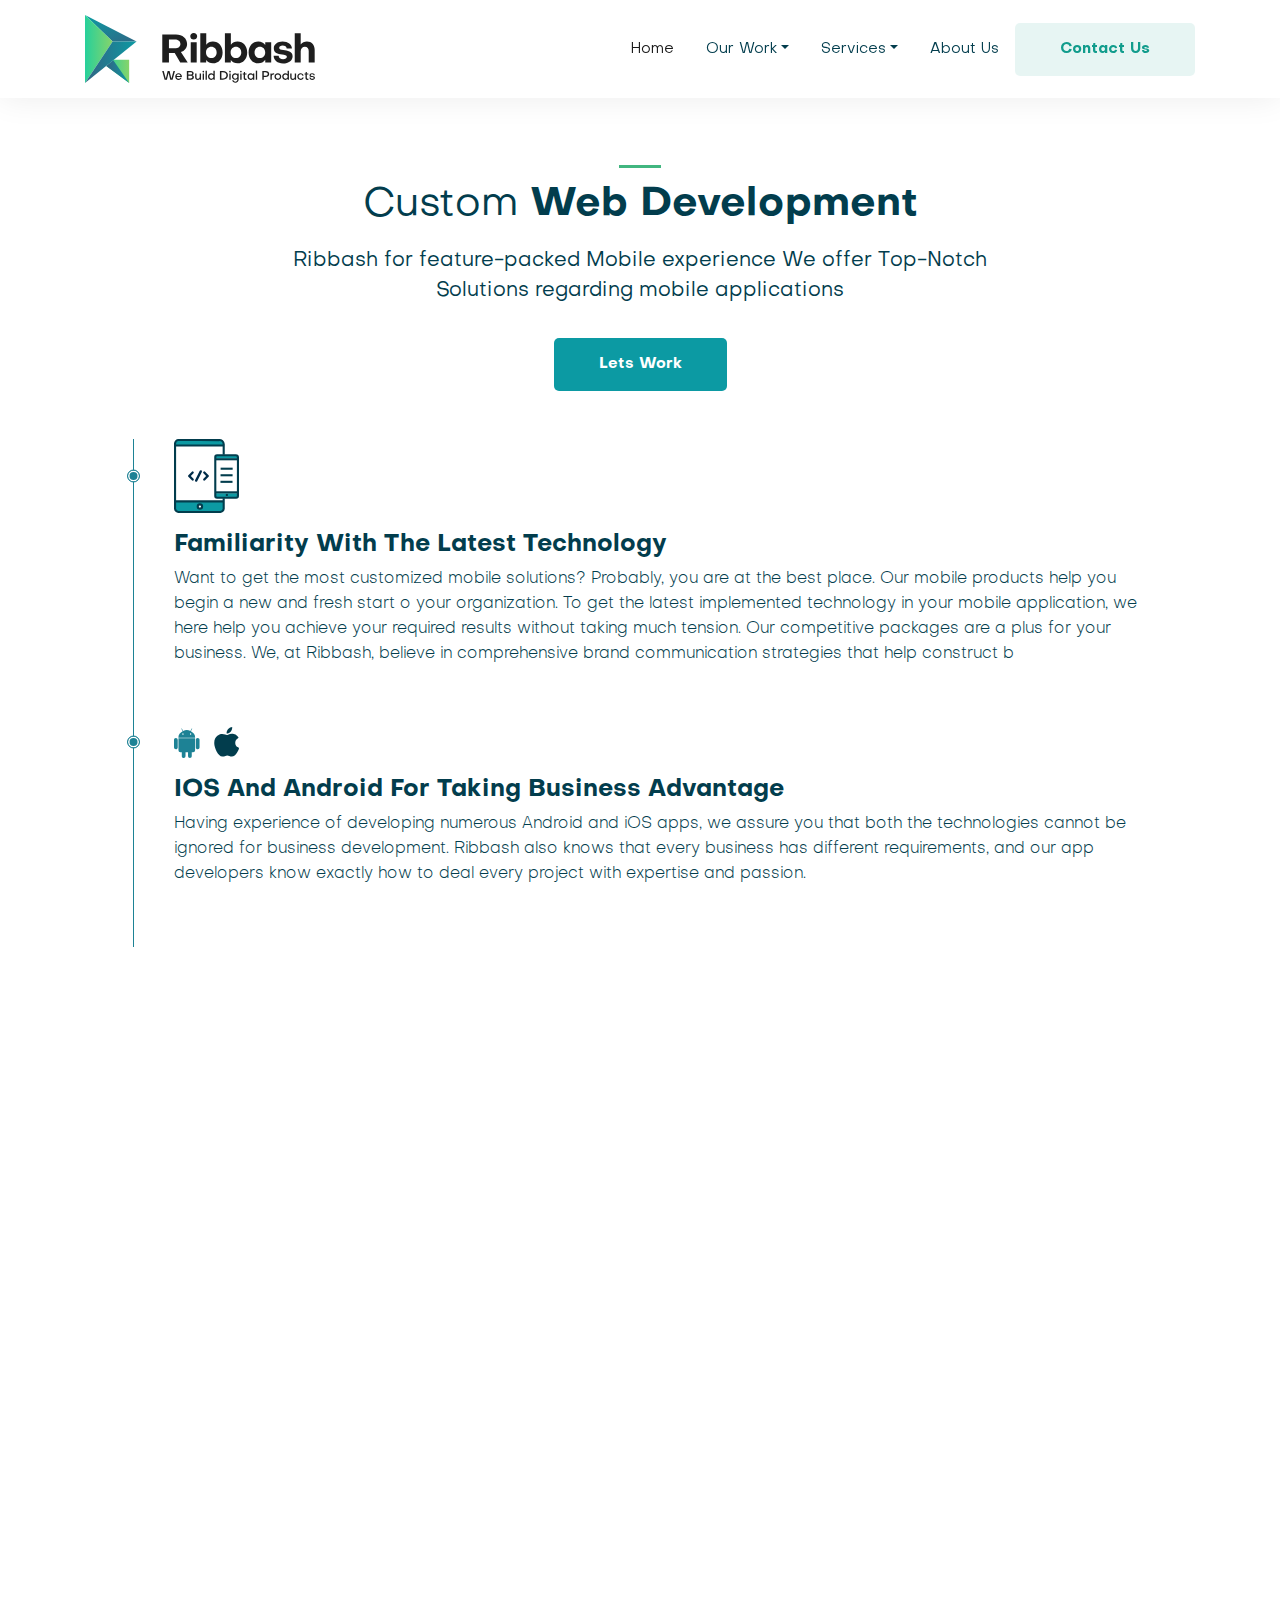
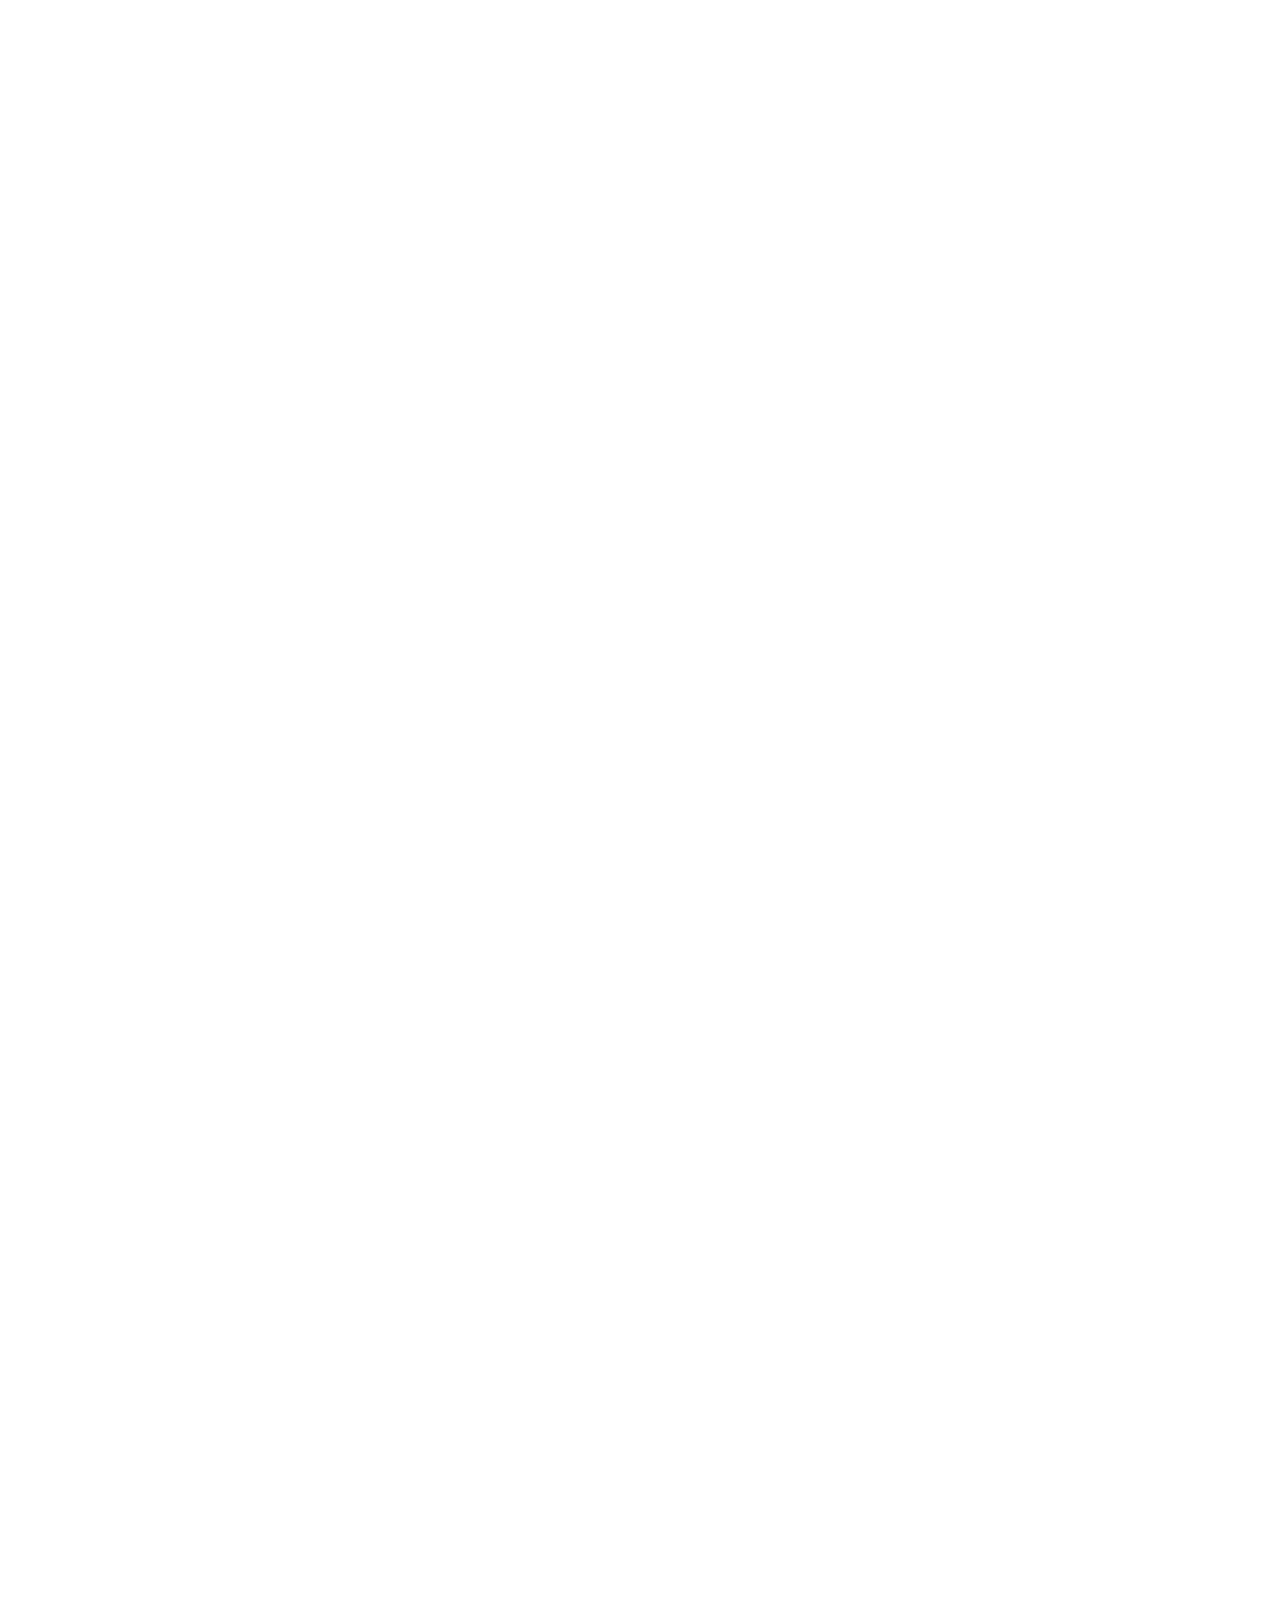
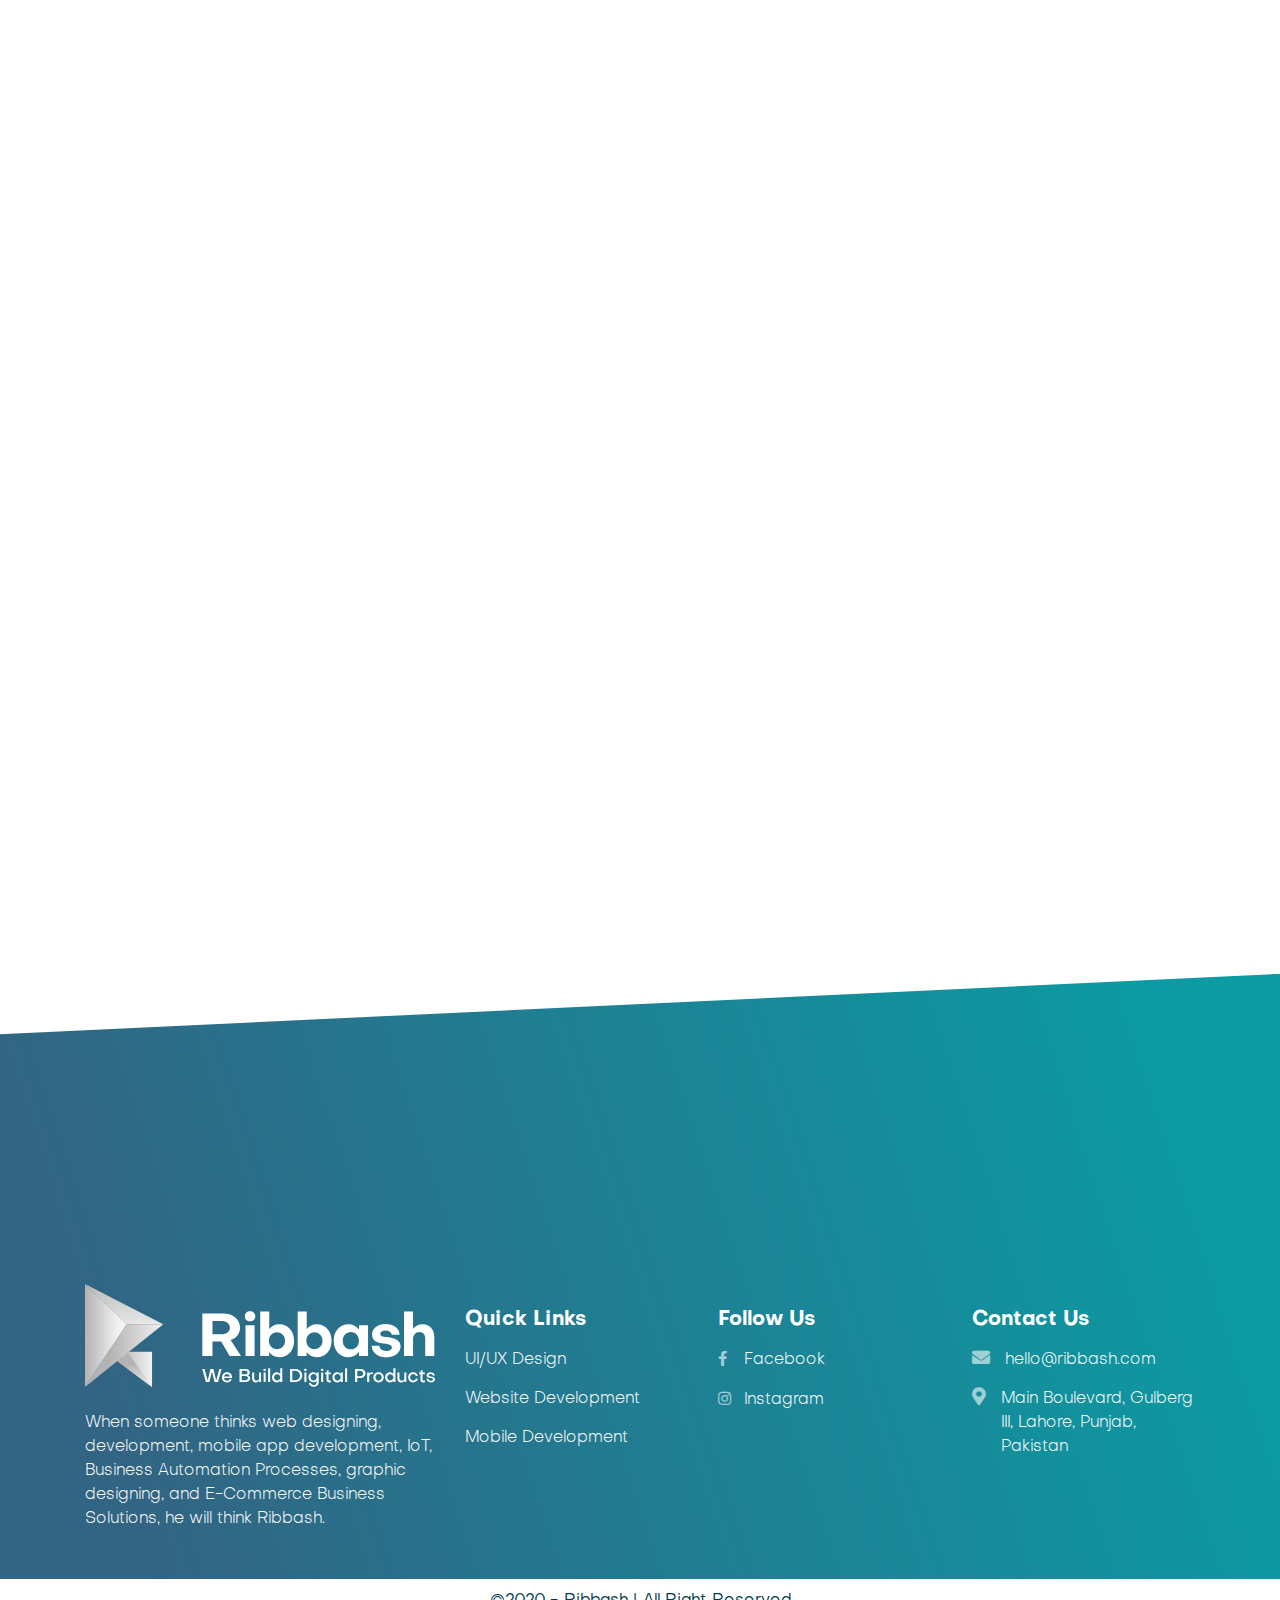
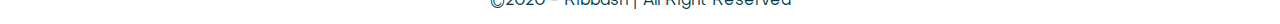
<file: mobile-development.html>
<!DOCTYPE html>
<html lang="en">
<head>
	<meta charset="UTF-8">
	<meta name="viewport" content="width=device-width, initial-scale=1.0">
	<title>Our Services - Mobile Development</title>
	
	<!-- CSS -->
    <link rel="stylesheet" href="css/bootstrap.min.css" media="all" />
    <link rel="stylesheet" href="css/all.min.css" media="all" />
    <link rel="stylesheet" href="css/owl.carousel.min.css" media="all" />
	<link rel="stylesheet" href="css/owl.theme.default.min.css" media="all" />
	<link rel="stylesheet" href="css/animate.min.css" media="all" />
	
	<link rel="stylesheet" href="css/el_style.css">

    <link rel="stylesheet" href="css/style.css" media="all" />
    <link rel="stylesheet" href="css/colors.css" media="all" />
	<link rel="stylesheet" href="css/responsive.css" media="all" />

	<link rel="icon" href="img/favicon.svg" type="image/svg+xml" sizes="any" />
    
</head>

<body>
	<div class="rd-wrap">

		<!--Header Section Start-->
		<header class="rd-header fixed-top rd-header-white">
			<div class="container">
				<nav class="navbar navbar-expand-lg navbar-light px-0 rd-navbar">
					<a class="navbar-brand rd-logo py-0" href="index.html">
						<img src="img/logo-black.svg" alt="logo" />
					</a>
					<button class="navbar-toggler" type="button" data-toggle="collapse" data-target="#defaultNavbar1" aria-controls="defaultNavbar1" aria-expanded="false" aria-label="Toggle navigation">
						<span class="navbar-toggler-icon"></span>
					</button>

					<div class="collapse navbar-collapse" id="defaultNavbar1">
						<ul class="navbar-nav ml-auto rd-navmenu">
							<li class="nav-item active">
								<a class="nav-link pl-3 pr-3" href="index.html">Home <span class="sr-only">(current)</span></a>
							</li>
							<li class="nav-item dropdown">
								<a class="nav-link dropdown-toggle pl-3 pr-3" href="#" id="ourWorkDropdown" role="button" data-toggle="dropdown" aria-haspopup="true" aria-expanded="false">Our Work</a>
								<div class="dropdown-menu rd-dropdown-work" aria-labelledby="ourWorkDropdown">
									<div class="container">
										<div class="row row-cols-1 row-cols-lg-6 align-items-center justify-content-sm-center">
											<div class="col">
												<a class="dropdown-item" href="nomad.html" data-toggle="tooltip" data-placement="bottom" title="Nomad">
													<img src="img/Nomad.svg" alt="Nomad" />
													<span>Nomad</span>
												</a>
											</div>
											<div class="col">
												<a class="dropdown-item" href="onshore.html" data-toggle="tooltip" data-placement="bottom" title="Onshore Momentum">
													<img src="img/Onshore-Momentum.svg" alt="Onshore" />
													<span>Onshore Momentum</span>
												</a>
											</div>
											<div class="col">
												<a class="dropdown-item" href="one-gift.html" data-toggle="tooltip" data-placement="bottom" title="OneGift">
													<img src="img/OneGift.svg" alt="OneGift" />
													<span>OneGift</span>
												</a>
											</div>
											<div class="col">
												<a class="dropdown-item" href="no-bs-dashboard.html" data-toggle="tooltip" data-placement="bottom" title="NO-BS Dashboard">
													<img src="img/NO-BS.svg" alt="NO-BS Dashboard" />
													<span>NO-BS Dashboard</span>
												</a>
											</div>
											<div class="col">
												<a class="dropdown-item" href="yor-hero.html" data-toggle="tooltip" data-placement="bottom" title="YOR Hero">
													<img src="img/YorHero.svg" alt="YOR Hero" />
													<span>YOR Hero</span>
												</a>
											</div>
										</div>
									</div>
								</div>
							</li>
							<li class="nav-item dropdown">
								<a class="nav-link dropdown-toggle pl-3 pr-3" href="#" id="servicesDropdown" role="button" data-toggle="dropdown" aria-haspopup="true" aria-expanded="false">Services</a>
								<div class="dropdown-menu rd-dropdown-services" aria-labelledby="servicesDropdown">
									<div class="container">
										<div class="row row-cols-1 row-cols-lg-3">
											<div class="col">
												<a class="dropdown-item" href="ui-ux.html">
													<img src="img/ui-ux-icon.svg" alt="ui-ux-icon" />
													<span>UI/UX Design</span>
												</a>
											</div>
											<div class="col">
												<a class="dropdown-item" href="web-development.html">
													<img src="img/web-development-icon.svg" alt="web-developer-icon" />
													<span>Web Development</span>
												</a>
											</div>
											<div class="col">
												<a class="dropdown-item" href="mobile-development.html">
													<img src="img/mobile-development-icon.svg" alt="mobile-developer-icon" />
													<span>Mobile Development</span>
												</a>
											</div>
										</div>
									</div>
								</div>
							</li>
							<!-- <li class="nav-item"><a class="nav-link pl-3 pr-3" href="#">Jobs</a></li> -->
							<li class="nav-item"><a class="nav-link pl-3 pr-3" href="about-us.html">About Us</a></li>
							<li class="nav-item px-3 px-lg-0"><a class="btn btn-light rd-button rd-button-green rd-button-effect1" href="contact-us.html">Contact Us</a></li>
						</ul>
					</div>
				</nav>
			</div>
		</header>
		<!--Header Section End-->
		
		<!--Services Section Start-->
		<section class="rd-pt-180 rd-pb-65">
			<div class="container">
				<div class="row justify-content-md-center">
					<div class="col-12 col-md-10 col-lg-8">
						<div class="rd-infobox text-center rd-text-dark wow fadeInUp">
							<h2 class="rd-title rd-title-strip rd-title-strip-green rd-title-strip-center mb-3">
								<span class="font-weight-normal">Custom</span>
								<span class="font-weight-bold">Web Development</span>
							</h2>
							<p class="rd-text">Ribbash for feature-packed Mobile experience We offer Top-Notch Solutions regarding mobile applications</p>
							<a class="btn btn-light rd-button rd-bg-orient-blue rd-button-effect1 mt-3 wow rubberBand" href="#" data-wow-delay="1s">Lets Work</a>
						</div>
					</div>
				</div>
				<div class="row justify-content-center">
					<div class="col-12 col-md-11">
						<div class="rd-timeline-wrap mt-5">
							<div class="rd-timeline-card rd-text-dark wow fadeInUp">
								<figure class="mb-3">
									<img src="img/mobile-development-icon.svg" alt="service" />
								</figure>
								<h4 class="rd-mini-title mb-1">Familiarity with the latest technology</h4>
								<p class="rd-sub-text mb-0">Want to get the most customized mobile solutions? Probably, you are at the best place. Our mobile products help you begin a new and fresh start o your organization. To get the latest implemented technology in your mobile application, we here help you achieve your required results without taking much tension. Our competitive packages are a plus for your business. We, at Ribbash, believe in comprehensive brand communication strategies that help construct b</p>
							</div>
							<div class="rd-timeline-card rd-text-dark wow fadeInUp">
								<figure class="mb-3">
									<img src="img/android-apple.svg" alt="service" />
								</figure>
								<h4 class="rd-mini-title mb-1">iOS and Android for taking Business Advantage</h4>
								<p class="rd-sub-text mb-0">Having experience of developing numerous Android and iOS apps, we assure you that both the technologies cannot be ignored for business development. Ribbash also knows that every business has different requirements, and our app developers know exactly how to deal every project with expertise and passion.</p>
							</div>
							<div class="rd-timeline-card rd-text-dark wow fadeInUp">
								<figure class="mb-3">
									<img src="img/star-badge.svg" alt="service" />
								</figure>
								<h4 class="rd-mini-title mb-1">Unique Designing to provide you intuitive experience</h4>
								<p class="rd-sub-text mb-0">Creativity is what we offer while designing a mobile app. Our designers know how to give you a way out of your problem and make your mobile app understandable for the users. By this way, you will be able to increase dwell time, retention rate, and download rate.</p>
							</div>
							<div class="rd-timeline-card rd-text-dark wow fadeInUp">
								<figure class="mb-3">
									<img src="img/bug-handling.svg" alt="service" />
								</figure>
								<h4 class="rd-mini-title mb-1">Bug Handling to help mobile app live smooth</h4>
								<p class="rd-sub-text mb-0">A software without bug is a blessing. In the case of bug-free user experience, a customer feels much beter now. Therefor, the mobile development team of Ribbash considers every small issue a challenge and fixes it immediately. Our developers hate bugs more than anything else in mobile development.</p>
							</div>
						</div>
					</div>
				</div>
			</div>
		</section>
		<!--Services Section End-->

		<!--Handle Issues Section Start-->
		<section class="rd-pt-65 rd-pb-65">
			<div class="container">
				<div class="row">
					<div class="col">
						<div class="rd-infobox text-center rd-text-dark">
							<h2 class="rd-title rd-title-strip rd-title-strip-green rd-title-strip-center mb-3 wow fadeInUp">
								<span class="font-weight-normal d-block">Issues to address</span>
								<span class="font-weight-bold d-block">during mobile development at Ribbash</span>
							</h2>
							<p class="rd-text wow fadeInUp">Building a mobile app from scratch is a task that needs full attention from start means strategy planning, product research, and prototype designing, and to the end means final testing, quality assurance procedure, successful launch of mobile app, and increased download rate. At Ribbash, we know how to deal with it. We have expertise in dealing the following issues:</p>
						</div>
					</div>
				</div>
				<div class="row mt-4">
					<div class="col-12 col-md-6 wow fadeInLeft">
						<div class="rd-handles">
							<div class="rd-handle-item d-flex mb-4">
								<div class="rd-handle-icon d-flex align-items-center justify-content-center rounded-left">
									<svg xmlns="http://www.w3.org/2000/svg" width="20.24" height="26.923" viewBox="0 0 20.24 26.923">
										<g id="prefix__businessman-with-doubts" transform="translate(-4.841)">
											<path id="prefix__Path_4743" fill="#023d4d" d="M24.395 23.386v3.537H5.437v-3.539A4.51 4.51 0 0 1 7.953 19.8l3.079-1.464 2.137 4.453 1.093-2.966a3.4 3.4 0 0 0 .654.1 3.409 3.409 0 0 0 .654-.1l1.037 2.821 2.093-4.358 3.179 1.514a4.516 4.516 0 0 1 2.516 3.586zm-9.478-5.1c2.705 0 4.9-3.366 4.9-6.452s-2.192-4.726-4.9-4.726-4.9 1.638-4.9 4.726 2.195 6.452 4.9 6.452zm7.317-7.806l-1.056-.364a4.971 4.971 0 0 1 .291-.71.883.883 0 0 1 .383-.362 1.908 1.908 0 0 1 .741-.171l.388-.012a2.062 2.062 0 0 0 .287-.03.561.561 0 0 0 .217-.087 1.03 1.03 0 0 0 .378-.559 1.051 1.051 0 0 0 .07-.739.486.486 0 0 0-.233-.255 3.506 3.506 0 0 0-.541-.224 4.127 4.127 0 0 0-.617-.155.489.489 0 0 0-.338.057 1.142 1.142 0 0 0-.294.448.375.375 0 0 1-.027.13l-.086.248-1.055-.362a4 4 0 0 1 .508-1.071 1.042 1.042 0 0 1 .58-.414 1.746 1.746 0 0 1 .761-.01 7.6 7.6 0 0 1 .935.266q1.22.42 1.465 1.018a2.069 2.069 0 0 1-.091 1.436 2.174 2.174 0 0 1-.475.87 1.277 1.277 0 0 1-.638.309 2.909 2.909 0 0 1-.407.04c-.188.009-.331.017-.424.027a1.024 1.024 0 0 0-.288.076.388.388 0 0 0-.244.168 1.8 1.8 0 0 0-.19.432zm-1.347.477l1.056.363-.392 1.14-1.051-.36zm-12.906-.7l-.894.392a4.4 4.4 0 0 1-.235-.629.8.8 0 0 1 .03-.461 1.71 1.71 0 0 1 .374-.549l.244-.237a1.769 1.769 0 0 0 .167-.19.538.538 0 0 0 .087-.183.9.9 0 0 0-.088-.583c-.129-.293-.26-.466-.4-.517a.419.419 0 0 0-.3-.026 3.007 3.007 0 0 0-.48.177A3.789 3.789 0 0 0 6 7.717a.436.436 0 0 0-.184.237 1.006 1.006 0 0 0 .078.462.311.311 0 0 1 .061.1l.092.212-.894.393a3.47 3.47 0 0 1-.307-.99.908.908 0 0 1 .126-.611 1.535 1.535 0 0 1 .484-.457 6.962 6.962 0 0 1 .76-.384 1.991 1.991 0 0 1 1.545-.215 1.808 1.808 0 0 1 .791.979 1.875 1.875 0 0 1 .211.841 1.122 1.122 0 0 1-.226.577 2.42 2.42 0 0 1-.238.267c-.117.117-.2.208-.257.27a.873.873 0 0 0-.139.221.335.335 0 0 0-.057.251 1.6 1.6 0 0 0 .136.388zM7.4 11.363l.895-.393.424.966-.895.391zm6.586-6.694l-1.006-.492a4.984 4.984 0 0 1 .377-.673.906.906 0 0 1 .426-.314 1.89 1.89 0 0 1 .758-.079l.387.037a1.806 1.806 0 0 0 .291 0 .625.625 0 0 0 .227-.058 1.039 1.039 0 0 0 .446-.509 1.047 1.047 0 0 0 .159-.73.485.485 0 0 0-.2-.283 3.636 3.636 0 0 0-.511-.29 4.5 4.5 0 0 0-.594-.23.5.5 0 0 0-.344.014 1.151 1.151 0 0 0-.347.413.359.359 0 0 1-.042.126l-.117.237-1.006-.491a4 4 0 0 1 .638-1 1.032 1.032 0 0 1 .627-.337 1.775 1.775 0 0 1 .759.083 7.994 7.994 0 0 1 .9.381q1.162.57 1.334 1.194a2.084 2.084 0 0 1-.272 1.42 2.164 2.164 0 0 1-.58.806 1.283 1.283 0 0 1-.673.231 2.747 2.747 0 0 1-.411-.012c-.19-.015-.331-.023-.426-.026a.952.952 0 0 0-.3.043.377.377 0 0 0-.264.136 1.788 1.788 0 0 0-.237.403zm-1.4.309l1.007.491-.531 1.086-1.007-.493z" data-name="Path 4743" opacity="0.5"/>
										</g>
									</svg>
								</div>
								<div class="rd-handle-text rd-text-dark align-self-center p-2">
									<p class="mb-0">Right app to develop for your business</p>
								</div>
							</div>
							<div class="rd-handle-item d-flex mb-4">
								<div class="rd-handle-icon d-flex align-items-center justify-content-center rounded-left">
									<svg xmlns="http://www.w3.org/2000/svg" width="20.24" height="26.923" viewBox="0 0 20.24 26.923">
										<g id="prefix__businessman-with-doubts" transform="translate(-4.841)">
											<path id="prefix__Path_4743" fill="#023d4d" d="M24.395 23.386v3.537H5.437v-3.539A4.51 4.51 0 0 1 7.953 19.8l3.079-1.464 2.137 4.453 1.093-2.966a3.4 3.4 0 0 0 .654.1 3.409 3.409 0 0 0 .654-.1l1.037 2.821 2.093-4.358 3.179 1.514a4.516 4.516 0 0 1 2.516 3.586zm-9.478-5.1c2.705 0 4.9-3.366 4.9-6.452s-2.192-4.726-4.9-4.726-4.9 1.638-4.9 4.726 2.195 6.452 4.9 6.452zm7.317-7.806l-1.056-.364a4.971 4.971 0 0 1 .291-.71.883.883 0 0 1 .383-.362 1.908 1.908 0 0 1 .741-.171l.388-.012a2.062 2.062 0 0 0 .287-.03.561.561 0 0 0 .217-.087 1.03 1.03 0 0 0 .378-.559 1.051 1.051 0 0 0 .07-.739.486.486 0 0 0-.233-.255 3.506 3.506 0 0 0-.541-.224 4.127 4.127 0 0 0-.617-.155.489.489 0 0 0-.338.057 1.142 1.142 0 0 0-.294.448.375.375 0 0 1-.027.13l-.086.248-1.055-.362a4 4 0 0 1 .508-1.071 1.042 1.042 0 0 1 .58-.414 1.746 1.746 0 0 1 .761-.01 7.6 7.6 0 0 1 .935.266q1.22.42 1.465 1.018a2.069 2.069 0 0 1-.091 1.436 2.174 2.174 0 0 1-.475.87 1.277 1.277 0 0 1-.638.309 2.909 2.909 0 0 1-.407.04c-.188.009-.331.017-.424.027a1.024 1.024 0 0 0-.288.076.388.388 0 0 0-.244.168 1.8 1.8 0 0 0-.19.432zm-1.347.477l1.056.363-.392 1.14-1.051-.36zm-12.906-.7l-.894.392a4.4 4.4 0 0 1-.235-.629.8.8 0 0 1 .03-.461 1.71 1.71 0 0 1 .374-.549l.244-.237a1.769 1.769 0 0 0 .167-.19.538.538 0 0 0 .087-.183.9.9 0 0 0-.088-.583c-.129-.293-.26-.466-.4-.517a.419.419 0 0 0-.3-.026 3.007 3.007 0 0 0-.48.177A3.789 3.789 0 0 0 6 7.717a.436.436 0 0 0-.184.237 1.006 1.006 0 0 0 .078.462.311.311 0 0 1 .061.1l.092.212-.894.393a3.47 3.47 0 0 1-.307-.99.908.908 0 0 1 .126-.611 1.535 1.535 0 0 1 .484-.457 6.962 6.962 0 0 1 .76-.384 1.991 1.991 0 0 1 1.545-.215 1.808 1.808 0 0 1 .791.979 1.875 1.875 0 0 1 .211.841 1.122 1.122 0 0 1-.226.577 2.42 2.42 0 0 1-.238.267c-.117.117-.2.208-.257.27a.873.873 0 0 0-.139.221.335.335 0 0 0-.057.251 1.6 1.6 0 0 0 .136.388zM7.4 11.363l.895-.393.424.966-.895.391zm6.586-6.694l-1.006-.492a4.984 4.984 0 0 1 .377-.673.906.906 0 0 1 .426-.314 1.89 1.89 0 0 1 .758-.079l.387.037a1.806 1.806 0 0 0 .291 0 .625.625 0 0 0 .227-.058 1.039 1.039 0 0 0 .446-.509 1.047 1.047 0 0 0 .159-.73.485.485 0 0 0-.2-.283 3.636 3.636 0 0 0-.511-.29 4.5 4.5 0 0 0-.594-.23.5.5 0 0 0-.344.014 1.151 1.151 0 0 0-.347.413.359.359 0 0 1-.042.126l-.117.237-1.006-.491a4 4 0 0 1 .638-1 1.032 1.032 0 0 1 .627-.337 1.775 1.775 0 0 1 .759.083 7.994 7.994 0 0 1 .9.381q1.162.57 1.334 1.194a2.084 2.084 0 0 1-.272 1.42 2.164 2.164 0 0 1-.58.806 1.283 1.283 0 0 1-.673.231 2.747 2.747 0 0 1-.411-.012c-.19-.015-.331-.023-.426-.026a.952.952 0 0 0-.3.043.377.377 0 0 0-.264.136 1.788 1.788 0 0 0-.237.403zm-1.4.309l1.007.491-.531 1.086-1.007-.493z" data-name="Path 4743" opacity="0.5"/>
										</g>
									</svg>
								</div>
								<div class="rd-handle-text rd-text-dark align-self-center p-2">
									<p class="mb-0">Choose the right targeted market</p>
								</div>
							</div>
							<div class="rd-handle-item d-flex mb-4">
								<div class="rd-handle-icon d-flex align-items-center justify-content-center rounded-left">
									<svg xmlns="http://www.w3.org/2000/svg" width="20.24" height="26.923" viewBox="0 0 20.24 26.923">
										<g id="prefix__businessman-with-doubts" transform="translate(-4.841)">
											<path id="prefix__Path_4743" fill="#023d4d" d="M24.395 23.386v3.537H5.437v-3.539A4.51 4.51 0 0 1 7.953 19.8l3.079-1.464 2.137 4.453 1.093-2.966a3.4 3.4 0 0 0 .654.1 3.409 3.409 0 0 0 .654-.1l1.037 2.821 2.093-4.358 3.179 1.514a4.516 4.516 0 0 1 2.516 3.586zm-9.478-5.1c2.705 0 4.9-3.366 4.9-6.452s-2.192-4.726-4.9-4.726-4.9 1.638-4.9 4.726 2.195 6.452 4.9 6.452zm7.317-7.806l-1.056-.364a4.971 4.971 0 0 1 .291-.71.883.883 0 0 1 .383-.362 1.908 1.908 0 0 1 .741-.171l.388-.012a2.062 2.062 0 0 0 .287-.03.561.561 0 0 0 .217-.087 1.03 1.03 0 0 0 .378-.559 1.051 1.051 0 0 0 .07-.739.486.486 0 0 0-.233-.255 3.506 3.506 0 0 0-.541-.224 4.127 4.127 0 0 0-.617-.155.489.489 0 0 0-.338.057 1.142 1.142 0 0 0-.294.448.375.375 0 0 1-.027.13l-.086.248-1.055-.362a4 4 0 0 1 .508-1.071 1.042 1.042 0 0 1 .58-.414 1.746 1.746 0 0 1 .761-.01 7.6 7.6 0 0 1 .935.266q1.22.42 1.465 1.018a2.069 2.069 0 0 1-.091 1.436 2.174 2.174 0 0 1-.475.87 1.277 1.277 0 0 1-.638.309 2.909 2.909 0 0 1-.407.04c-.188.009-.331.017-.424.027a1.024 1.024 0 0 0-.288.076.388.388 0 0 0-.244.168 1.8 1.8 0 0 0-.19.432zm-1.347.477l1.056.363-.392 1.14-1.051-.36zm-12.906-.7l-.894.392a4.4 4.4 0 0 1-.235-.629.8.8 0 0 1 .03-.461 1.71 1.71 0 0 1 .374-.549l.244-.237a1.769 1.769 0 0 0 .167-.19.538.538 0 0 0 .087-.183.9.9 0 0 0-.088-.583c-.129-.293-.26-.466-.4-.517a.419.419 0 0 0-.3-.026 3.007 3.007 0 0 0-.48.177A3.789 3.789 0 0 0 6 7.717a.436.436 0 0 0-.184.237 1.006 1.006 0 0 0 .078.462.311.311 0 0 1 .061.1l.092.212-.894.393a3.47 3.47 0 0 1-.307-.99.908.908 0 0 1 .126-.611 1.535 1.535 0 0 1 .484-.457 6.962 6.962 0 0 1 .76-.384 1.991 1.991 0 0 1 1.545-.215 1.808 1.808 0 0 1 .791.979 1.875 1.875 0 0 1 .211.841 1.122 1.122 0 0 1-.226.577 2.42 2.42 0 0 1-.238.267c-.117.117-.2.208-.257.27a.873.873 0 0 0-.139.221.335.335 0 0 0-.057.251 1.6 1.6 0 0 0 .136.388zM7.4 11.363l.895-.393.424.966-.895.391zm6.586-6.694l-1.006-.492a4.984 4.984 0 0 1 .377-.673.906.906 0 0 1 .426-.314 1.89 1.89 0 0 1 .758-.079l.387.037a1.806 1.806 0 0 0 .291 0 .625.625 0 0 0 .227-.058 1.039 1.039 0 0 0 .446-.509 1.047 1.047 0 0 0 .159-.73.485.485 0 0 0-.2-.283 3.636 3.636 0 0 0-.511-.29 4.5 4.5 0 0 0-.594-.23.5.5 0 0 0-.344.014 1.151 1.151 0 0 0-.347.413.359.359 0 0 1-.042.126l-.117.237-1.006-.491a4 4 0 0 1 .638-1 1.032 1.032 0 0 1 .627-.337 1.775 1.775 0 0 1 .759.083 7.994 7.994 0 0 1 .9.381q1.162.57 1.334 1.194a2.084 2.084 0 0 1-.272 1.42 2.164 2.164 0 0 1-.58.806 1.283 1.283 0 0 1-.673.231 2.747 2.747 0 0 1-.411-.012c-.19-.015-.331-.023-.426-.026a.952.952 0 0 0-.3.043.377.377 0 0 0-.264.136 1.788 1.788 0 0 0-.237.403zm-1.4.309l1.007.491-.531 1.086-1.007-.493z" data-name="Path 4743" opacity="0.5"/>
										</g>
									</svg>
								</div>
								<div class="rd-handle-text rd-text-dark align-self-center p-2">
									<p class="mb-0">Screen size compatibility</p>
								</div>
							</div>
							<div class="rd-handle-item d-flex">
								<div class="rd-handle-icon d-flex align-items-center justify-content-center rounded-left">
									<svg xmlns="http://www.w3.org/2000/svg" width="20.24" height="26.923" viewBox="0 0 20.24 26.923">
										<g id="prefix__businessman-with-doubts" transform="translate(-4.841)">
											<path id="prefix__Path_4743" fill="#023d4d" d="M24.395 23.386v3.537H5.437v-3.539A4.51 4.51 0 0 1 7.953 19.8l3.079-1.464 2.137 4.453 1.093-2.966a3.4 3.4 0 0 0 .654.1 3.409 3.409 0 0 0 .654-.1l1.037 2.821 2.093-4.358 3.179 1.514a4.516 4.516 0 0 1 2.516 3.586zm-9.478-5.1c2.705 0 4.9-3.366 4.9-6.452s-2.192-4.726-4.9-4.726-4.9 1.638-4.9 4.726 2.195 6.452 4.9 6.452zm7.317-7.806l-1.056-.364a4.971 4.971 0 0 1 .291-.71.883.883 0 0 1 .383-.362 1.908 1.908 0 0 1 .741-.171l.388-.012a2.062 2.062 0 0 0 .287-.03.561.561 0 0 0 .217-.087 1.03 1.03 0 0 0 .378-.559 1.051 1.051 0 0 0 .07-.739.486.486 0 0 0-.233-.255 3.506 3.506 0 0 0-.541-.224 4.127 4.127 0 0 0-.617-.155.489.489 0 0 0-.338.057 1.142 1.142 0 0 0-.294.448.375.375 0 0 1-.027.13l-.086.248-1.055-.362a4 4 0 0 1 .508-1.071 1.042 1.042 0 0 1 .58-.414 1.746 1.746 0 0 1 .761-.01 7.6 7.6 0 0 1 .935.266q1.22.42 1.465 1.018a2.069 2.069 0 0 1-.091 1.436 2.174 2.174 0 0 1-.475.87 1.277 1.277 0 0 1-.638.309 2.909 2.909 0 0 1-.407.04c-.188.009-.331.017-.424.027a1.024 1.024 0 0 0-.288.076.388.388 0 0 0-.244.168 1.8 1.8 0 0 0-.19.432zm-1.347.477l1.056.363-.392 1.14-1.051-.36zm-12.906-.7l-.894.392a4.4 4.4 0 0 1-.235-.629.8.8 0 0 1 .03-.461 1.71 1.71 0 0 1 .374-.549l.244-.237a1.769 1.769 0 0 0 .167-.19.538.538 0 0 0 .087-.183.9.9 0 0 0-.088-.583c-.129-.293-.26-.466-.4-.517a.419.419 0 0 0-.3-.026 3.007 3.007 0 0 0-.48.177A3.789 3.789 0 0 0 6 7.717a.436.436 0 0 0-.184.237 1.006 1.006 0 0 0 .078.462.311.311 0 0 1 .061.1l.092.212-.894.393a3.47 3.47 0 0 1-.307-.99.908.908 0 0 1 .126-.611 1.535 1.535 0 0 1 .484-.457 6.962 6.962 0 0 1 .76-.384 1.991 1.991 0 0 1 1.545-.215 1.808 1.808 0 0 1 .791.979 1.875 1.875 0 0 1 .211.841 1.122 1.122 0 0 1-.226.577 2.42 2.42 0 0 1-.238.267c-.117.117-.2.208-.257.27a.873.873 0 0 0-.139.221.335.335 0 0 0-.057.251 1.6 1.6 0 0 0 .136.388zM7.4 11.363l.895-.393.424.966-.895.391zm6.586-6.694l-1.006-.492a4.984 4.984 0 0 1 .377-.673.906.906 0 0 1 .426-.314 1.89 1.89 0 0 1 .758-.079l.387.037a1.806 1.806 0 0 0 .291 0 .625.625 0 0 0 .227-.058 1.039 1.039 0 0 0 .446-.509 1.047 1.047 0 0 0 .159-.73.485.485 0 0 0-.2-.283 3.636 3.636 0 0 0-.511-.29 4.5 4.5 0 0 0-.594-.23.5.5 0 0 0-.344.014 1.151 1.151 0 0 0-.347.413.359.359 0 0 1-.042.126l-.117.237-1.006-.491a4 4 0 0 1 .638-1 1.032 1.032 0 0 1 .627-.337 1.775 1.775 0 0 1 .759.083 7.994 7.994 0 0 1 .9.381q1.162.57 1.334 1.194a2.084 2.084 0 0 1-.272 1.42 2.164 2.164 0 0 1-.58.806 1.283 1.283 0 0 1-.673.231 2.747 2.747 0 0 1-.411-.012c-.19-.015-.331-.023-.426-.026a.952.952 0 0 0-.3.043.377.377 0 0 0-.264.136 1.788 1.788 0 0 0-.237.403zm-1.4.309l1.007.491-.531 1.086-1.007-.493z" data-name="Path 4743" opacity="0.5"/>
										</g>
									</svg>
								</div>
								<div class="rd-handle-text rd-text-dark align-self-center p-2">
									<p class="mb-0">Promotion and marketing</p>
								</div>
							</div>
						</div>
					</div>
					<div class="col-12 col-md-6 wow fadeInRight">
						<div class="rd-handles">
							<div class="rd-handle-item d-flex mb-4">
								<div class="rd-handle-icon d-flex align-items-center justify-content-center rounded-left">
									<svg xmlns="http://www.w3.org/2000/svg" width="20.24" height="26.923" viewBox="0 0 20.24 26.923">
										<g id="prefix__businessman-with-doubts" transform="translate(-4.841)">
											<path id="prefix__Path_4743" fill="#023d4d" d="M24.395 23.386v3.537H5.437v-3.539A4.51 4.51 0 0 1 7.953 19.8l3.079-1.464 2.137 4.453 1.093-2.966a3.4 3.4 0 0 0 .654.1 3.409 3.409 0 0 0 .654-.1l1.037 2.821 2.093-4.358 3.179 1.514a4.516 4.516 0 0 1 2.516 3.586zm-9.478-5.1c2.705 0 4.9-3.366 4.9-6.452s-2.192-4.726-4.9-4.726-4.9 1.638-4.9 4.726 2.195 6.452 4.9 6.452zm7.317-7.806l-1.056-.364a4.971 4.971 0 0 1 .291-.71.883.883 0 0 1 .383-.362 1.908 1.908 0 0 1 .741-.171l.388-.012a2.062 2.062 0 0 0 .287-.03.561.561 0 0 0 .217-.087 1.03 1.03 0 0 0 .378-.559 1.051 1.051 0 0 0 .07-.739.486.486 0 0 0-.233-.255 3.506 3.506 0 0 0-.541-.224 4.127 4.127 0 0 0-.617-.155.489.489 0 0 0-.338.057 1.142 1.142 0 0 0-.294.448.375.375 0 0 1-.027.13l-.086.248-1.055-.362a4 4 0 0 1 .508-1.071 1.042 1.042 0 0 1 .58-.414 1.746 1.746 0 0 1 .761-.01 7.6 7.6 0 0 1 .935.266q1.22.42 1.465 1.018a2.069 2.069 0 0 1-.091 1.436 2.174 2.174 0 0 1-.475.87 1.277 1.277 0 0 1-.638.309 2.909 2.909 0 0 1-.407.04c-.188.009-.331.017-.424.027a1.024 1.024 0 0 0-.288.076.388.388 0 0 0-.244.168 1.8 1.8 0 0 0-.19.432zm-1.347.477l1.056.363-.392 1.14-1.051-.36zm-12.906-.7l-.894.392a4.4 4.4 0 0 1-.235-.629.8.8 0 0 1 .03-.461 1.71 1.71 0 0 1 .374-.549l.244-.237a1.769 1.769 0 0 0 .167-.19.538.538 0 0 0 .087-.183.9.9 0 0 0-.088-.583c-.129-.293-.26-.466-.4-.517a.419.419 0 0 0-.3-.026 3.007 3.007 0 0 0-.48.177A3.789 3.789 0 0 0 6 7.717a.436.436 0 0 0-.184.237 1.006 1.006 0 0 0 .078.462.311.311 0 0 1 .061.1l.092.212-.894.393a3.47 3.47 0 0 1-.307-.99.908.908 0 0 1 .126-.611 1.535 1.535 0 0 1 .484-.457 6.962 6.962 0 0 1 .76-.384 1.991 1.991 0 0 1 1.545-.215 1.808 1.808 0 0 1 .791.979 1.875 1.875 0 0 1 .211.841 1.122 1.122 0 0 1-.226.577 2.42 2.42 0 0 1-.238.267c-.117.117-.2.208-.257.27a.873.873 0 0 0-.139.221.335.335 0 0 0-.057.251 1.6 1.6 0 0 0 .136.388zM7.4 11.363l.895-.393.424.966-.895.391zm6.586-6.694l-1.006-.492a4.984 4.984 0 0 1 .377-.673.906.906 0 0 1 .426-.314 1.89 1.89 0 0 1 .758-.079l.387.037a1.806 1.806 0 0 0 .291 0 .625.625 0 0 0 .227-.058 1.039 1.039 0 0 0 .446-.509 1.047 1.047 0 0 0 .159-.73.485.485 0 0 0-.2-.283 3.636 3.636 0 0 0-.511-.29 4.5 4.5 0 0 0-.594-.23.5.5 0 0 0-.344.014 1.151 1.151 0 0 0-.347.413.359.359 0 0 1-.042.126l-.117.237-1.006-.491a4 4 0 0 1 .638-1 1.032 1.032 0 0 1 .627-.337 1.775 1.775 0 0 1 .759.083 7.994 7.994 0 0 1 .9.381q1.162.57 1.334 1.194a2.084 2.084 0 0 1-.272 1.42 2.164 2.164 0 0 1-.58.806 1.283 1.283 0 0 1-.673.231 2.747 2.747 0 0 1-.411-.012c-.19-.015-.331-.023-.426-.026a.952.952 0 0 0-.3.043.377.377 0 0 0-.264.136 1.788 1.788 0 0 0-.237.403zm-1.4.309l1.007.491-.531 1.086-1.007-.493z" data-name="Path 4743" opacity="0.5"/>
										</g>
									</svg>
								</div>
								<div class="rd-handle-text rd-text-dark align-self-center p-2">
									<p class="mb-0">Address the competitive market</p>
								</div>
							</div>
							<div class="rd-handle-item d-flex mb-4">
								<div class="rd-handle-icon d-flex align-items-center justify-content-center rounded-left">
									<svg xmlns="http://www.w3.org/2000/svg" width="20.24" height="26.923" viewBox="0 0 20.24 26.923">
										<g id="prefix__businessman-with-doubts" transform="translate(-4.841)">
											<path id="prefix__Path_4743" fill="#023d4d" d="M24.395 23.386v3.537H5.437v-3.539A4.51 4.51 0 0 1 7.953 19.8l3.079-1.464 2.137 4.453 1.093-2.966a3.4 3.4 0 0 0 .654.1 3.409 3.409 0 0 0 .654-.1l1.037 2.821 2.093-4.358 3.179 1.514a4.516 4.516 0 0 1 2.516 3.586zm-9.478-5.1c2.705 0 4.9-3.366 4.9-6.452s-2.192-4.726-4.9-4.726-4.9 1.638-4.9 4.726 2.195 6.452 4.9 6.452zm7.317-7.806l-1.056-.364a4.971 4.971 0 0 1 .291-.71.883.883 0 0 1 .383-.362 1.908 1.908 0 0 1 .741-.171l.388-.012a2.062 2.062 0 0 0 .287-.03.561.561 0 0 0 .217-.087 1.03 1.03 0 0 0 .378-.559 1.051 1.051 0 0 0 .07-.739.486.486 0 0 0-.233-.255 3.506 3.506 0 0 0-.541-.224 4.127 4.127 0 0 0-.617-.155.489.489 0 0 0-.338.057 1.142 1.142 0 0 0-.294.448.375.375 0 0 1-.027.13l-.086.248-1.055-.362a4 4 0 0 1 .508-1.071 1.042 1.042 0 0 1 .58-.414 1.746 1.746 0 0 1 .761-.01 7.6 7.6 0 0 1 .935.266q1.22.42 1.465 1.018a2.069 2.069 0 0 1-.091 1.436 2.174 2.174 0 0 1-.475.87 1.277 1.277 0 0 1-.638.309 2.909 2.909 0 0 1-.407.04c-.188.009-.331.017-.424.027a1.024 1.024 0 0 0-.288.076.388.388 0 0 0-.244.168 1.8 1.8 0 0 0-.19.432zm-1.347.477l1.056.363-.392 1.14-1.051-.36zm-12.906-.7l-.894.392a4.4 4.4 0 0 1-.235-.629.8.8 0 0 1 .03-.461 1.71 1.71 0 0 1 .374-.549l.244-.237a1.769 1.769 0 0 0 .167-.19.538.538 0 0 0 .087-.183.9.9 0 0 0-.088-.583c-.129-.293-.26-.466-.4-.517a.419.419 0 0 0-.3-.026 3.007 3.007 0 0 0-.48.177A3.789 3.789 0 0 0 6 7.717a.436.436 0 0 0-.184.237 1.006 1.006 0 0 0 .078.462.311.311 0 0 1 .061.1l.092.212-.894.393a3.47 3.47 0 0 1-.307-.99.908.908 0 0 1 .126-.611 1.535 1.535 0 0 1 .484-.457 6.962 6.962 0 0 1 .76-.384 1.991 1.991 0 0 1 1.545-.215 1.808 1.808 0 0 1 .791.979 1.875 1.875 0 0 1 .211.841 1.122 1.122 0 0 1-.226.577 2.42 2.42 0 0 1-.238.267c-.117.117-.2.208-.257.27a.873.873 0 0 0-.139.221.335.335 0 0 0-.057.251 1.6 1.6 0 0 0 .136.388zM7.4 11.363l.895-.393.424.966-.895.391zm6.586-6.694l-1.006-.492a4.984 4.984 0 0 1 .377-.673.906.906 0 0 1 .426-.314 1.89 1.89 0 0 1 .758-.079l.387.037a1.806 1.806 0 0 0 .291 0 .625.625 0 0 0 .227-.058 1.039 1.039 0 0 0 .446-.509 1.047 1.047 0 0 0 .159-.73.485.485 0 0 0-.2-.283 3.636 3.636 0 0 0-.511-.29 4.5 4.5 0 0 0-.594-.23.5.5 0 0 0-.344.014 1.151 1.151 0 0 0-.347.413.359.359 0 0 1-.042.126l-.117.237-1.006-.491a4 4 0 0 1 .638-1 1.032 1.032 0 0 1 .627-.337 1.775 1.775 0 0 1 .759.083 7.994 7.994 0 0 1 .9.381q1.162.57 1.334 1.194a2.084 2.084 0 0 1-.272 1.42 2.164 2.164 0 0 1-.58.806 1.283 1.283 0 0 1-.673.231 2.747 2.747 0 0 1-.411-.012c-.19-.015-.331-.023-.426-.026a.952.952 0 0 0-.3.043.377.377 0 0 0-.264.136 1.788 1.788 0 0 0-.237.403zm-1.4.309l1.007.491-.531 1.086-1.007-.493z" data-name="Path 4743" opacity="0.5"/>
										</g>
									</svg>
								</div>
								<div class="rd-handle-text rd-text-dark align-self-center p-2">
									<p class="mb-0">Arrangement of adequate funds</p>
								</div>
							</div>
							<div class="rd-handle-item d-flex">
								<div class="rd-handle-icon d-flex align-items-center justify-content-center rounded-left">
									<svg xmlns="http://www.w3.org/2000/svg" width="20.24" height="26.923" viewBox="0 0 20.24 26.923">
										<g id="prefix__businessman-with-doubts" transform="translate(-4.841)">
											<path id="prefix__Path_4743" fill="#023d4d" d="M24.395 23.386v3.537H5.437v-3.539A4.51 4.51 0 0 1 7.953 19.8l3.079-1.464 2.137 4.453 1.093-2.966a3.4 3.4 0 0 0 .654.1 3.409 3.409 0 0 0 .654-.1l1.037 2.821 2.093-4.358 3.179 1.514a4.516 4.516 0 0 1 2.516 3.586zm-9.478-5.1c2.705 0 4.9-3.366 4.9-6.452s-2.192-4.726-4.9-4.726-4.9 1.638-4.9 4.726 2.195 6.452 4.9 6.452zm7.317-7.806l-1.056-.364a4.971 4.971 0 0 1 .291-.71.883.883 0 0 1 .383-.362 1.908 1.908 0 0 1 .741-.171l.388-.012a2.062 2.062 0 0 0 .287-.03.561.561 0 0 0 .217-.087 1.03 1.03 0 0 0 .378-.559 1.051 1.051 0 0 0 .07-.739.486.486 0 0 0-.233-.255 3.506 3.506 0 0 0-.541-.224 4.127 4.127 0 0 0-.617-.155.489.489 0 0 0-.338.057 1.142 1.142 0 0 0-.294.448.375.375 0 0 1-.027.13l-.086.248-1.055-.362a4 4 0 0 1 .508-1.071 1.042 1.042 0 0 1 .58-.414 1.746 1.746 0 0 1 .761-.01 7.6 7.6 0 0 1 .935.266q1.22.42 1.465 1.018a2.069 2.069 0 0 1-.091 1.436 2.174 2.174 0 0 1-.475.87 1.277 1.277 0 0 1-.638.309 2.909 2.909 0 0 1-.407.04c-.188.009-.331.017-.424.027a1.024 1.024 0 0 0-.288.076.388.388 0 0 0-.244.168 1.8 1.8 0 0 0-.19.432zm-1.347.477l1.056.363-.392 1.14-1.051-.36zm-12.906-.7l-.894.392a4.4 4.4 0 0 1-.235-.629.8.8 0 0 1 .03-.461 1.71 1.71 0 0 1 .374-.549l.244-.237a1.769 1.769 0 0 0 .167-.19.538.538 0 0 0 .087-.183.9.9 0 0 0-.088-.583c-.129-.293-.26-.466-.4-.517a.419.419 0 0 0-.3-.026 3.007 3.007 0 0 0-.48.177A3.789 3.789 0 0 0 6 7.717a.436.436 0 0 0-.184.237 1.006 1.006 0 0 0 .078.462.311.311 0 0 1 .061.1l.092.212-.894.393a3.47 3.47 0 0 1-.307-.99.908.908 0 0 1 .126-.611 1.535 1.535 0 0 1 .484-.457 6.962 6.962 0 0 1 .76-.384 1.991 1.991 0 0 1 1.545-.215 1.808 1.808 0 0 1 .791.979 1.875 1.875 0 0 1 .211.841 1.122 1.122 0 0 1-.226.577 2.42 2.42 0 0 1-.238.267c-.117.117-.2.208-.257.27a.873.873 0 0 0-.139.221.335.335 0 0 0-.057.251 1.6 1.6 0 0 0 .136.388zM7.4 11.363l.895-.393.424.966-.895.391zm6.586-6.694l-1.006-.492a4.984 4.984 0 0 1 .377-.673.906.906 0 0 1 .426-.314 1.89 1.89 0 0 1 .758-.079l.387.037a1.806 1.806 0 0 0 .291 0 .625.625 0 0 0 .227-.058 1.039 1.039 0 0 0 .446-.509 1.047 1.047 0 0 0 .159-.73.485.485 0 0 0-.2-.283 3.636 3.636 0 0 0-.511-.29 4.5 4.5 0 0 0-.594-.23.5.5 0 0 0-.344.014 1.151 1.151 0 0 0-.347.413.359.359 0 0 1-.042.126l-.117.237-1.006-.491a4 4 0 0 1 .638-1 1.032 1.032 0 0 1 .627-.337 1.775 1.775 0 0 1 .759.083 7.994 7.994 0 0 1 .9.381q1.162.57 1.334 1.194a2.084 2.084 0 0 1-.272 1.42 2.164 2.164 0 0 1-.58.806 1.283 1.283 0 0 1-.673.231 2.747 2.747 0 0 1-.411-.012c-.19-.015-.331-.023-.426-.026a.952.952 0 0 0-.3.043.377.377 0 0 0-.264.136 1.788 1.788 0 0 0-.237.403zm-1.4.309l1.007.491-.531 1.086-1.007-.493z" data-name="Path 4743" opacity="0.5"/>
										</g>
									</svg>
								</div>
								<div class="rd-handle-text rd-text-dark align-self-center p-2">
									<p class="mb-0">Dealing with different opeating systems</p>
								</div>
							</div>
						</div>
					</div>
				</div>
			</div>
		</section>
		<!--Handle Issues Section End-->

		<!--Technologies Section Start-->
		<section class="rd-pt-65 rd-pb-65">
			<div class="container">
				<div class="row">
					<div class="col">
						<div class="rd-infobox text-center">
							<h2 class="rd-title rd-title-strip rd-title-strip-green rd-title-strip-center rd-text-dark mb-3 wow fadeInUp">
								<span class="font-weight-bold d-block">few technoglies and languages</span>
								<span class="font-weight-normal d-block">that we use at Ribbash</span>
							</h2>
						</div>
					</div>
				</div>
				<div class="row justify-content-center">
					<div class="col-12 col-md-6 col-lg-3 px-sm-5 py-4 py-md-5">
						<div class="rd-technology text-center rd-text-dark wow fadeInUp">
							<figure class="rd-technology-img">
								<img src="img/android.svg" alt="Technologies" />
							</figure>
							<h4 class="rd-sub-title rd-technology-title">Android App Development</h4>
						</div>
					</div>
					<div class="col-12 col-md-6 col-lg-3 px-sm-5 py-4 py-md-5">
						<div class="rd-technology text-center rd-text-dark wow fadeInUp">
							<figure class="rd-technology-img">
								<img src="img/apple.svg" alt="Technologies" />
							</figure>
							<h4 class="rd-sub-title rd-technology-title">iOS App Development</h4>
						</div>
					</div>
					<div class="col-12 col-md-6 col-lg-3 px-sm-5 py-4 py-md-5">
						<div class="rd-technology text-center rd-text-dark wow fadeInUp">
							<figure class="rd-technology-img">
								<img src="img/React-icon.svg" alt="Technologies" />
							</figure>
							<h4 class="rd-sub-title rd-technology-title">Native</h4>
						</div>
					</div>
					<div class="col-12 col-md-6 col-lg-3 px-sm-5 py-4 py-md-5">
						<div class="rd-technology text-center rd-text-dark wow fadeInUp">
							<figure class="rd-technology-img">
								<img src="img/hybrid-logo.svg" alt="Technologies" />
							</figure>
							<h4 class="rd-sub-title rd-technology-title">Hybrid App Development</h4>
						</div>
					</div>
					<div class="col-12 col-md-6 col-lg-3 px-sm-5 py-4 py-md-5">
						<div class="rd-technology text-center rd-text-dark wow fadeInUp">
							<figure class="rd-technology-img">
								<img src="img/python-mobile.svg" alt="Technologies" />
							</figure>
							<h4 class="rd-sub-title rd-technology-title">Python</h4>
						</div>
					</div>
					<div class="col-12 col-md-6 col-lg-3 px-sm-5 py-4 py-md-5">
						<div class="rd-technology text-center rd-text-dark wow fadeInUp">
							<figure class="rd-technology-img">
								<img src="img/java.svg" alt="Technologies" />
							</figure>
							<h4 class="rd-sub-title rd-technology-title">Java</h4>
						</div>
					</div>
					<div class="col-12 col-md-6 col-lg-3 px-sm-5 py-4 py-md-5">
						<div class="rd-technology text-center rd-text-dark wow fadeInUp">
							<figure class="rd-technology-img">
								<img src="img/swift-logo.svg" alt="Technologies" />
							</figure>
							<h4 class="rd-sub-title rd-technology-title">Swift 3</h4>
						</div>
					</div>
					<div class="col-12 col-md-6 col-lg-3 px-sm-5 py-4 py-md-5">
						<div class="rd-technology text-center rd-text-dark wow fadeInUp">
							<figure class="rd-technology-img">
								<img src="img/xamarin-logo.svg" alt="Technologies" />
							</figure>
							<h4 class="rd-sub-title rd-technology-title">Xamarin</h4>
						</div>
					</div>
				</div>
			</div>
		</section>
		<!--Technologies Section End-->
		
		<!--Related Products Section Start-->
        <section class="rd-testimonials-section rd-pt-65 pb-4">
            <div class="container">
                <div class="row">
                    <div class="col">
                        <div class="rd-infobox text-center">
                            <h2 class="rd-title rd-title-strip rd-title-strip-green rd-title-strip-center rd-text-dark mb-3 wow fadeInUp">
                                <span class="font-weight-bold">Related</span>
                                <span class="font-weight-normal">Work</span>
                            </h2>
                        </div>
                        <!--Owl-Carousel Start-->
                        <div class="owl-carousel owl-theme rd-related-products-carousel rd-carousel-arrows wow fadeInUp">
                            <figure class="mb-0">
                                <a href="nomad.html">
                                    <img src="img/Nomad.png" alt="related products">
                                </a>
                            </figure>
                            <figure class="mb-0">
                                <a href="onshore.html">
                                    <img src="img/Onshore-Momentum.png" alt="related products">
                                </a>
                            </figure>
                            <figure class="mb-0">
                                <a href="one-gift.html">
                                    <img src="img/OneGift.png" alt="related products">
                                </a>
                            </figure>
                            <figure class="mb-0">
                                <a href="no-bs-dashboard.html">
                                    <img src="img/NO-BS-Dashboard.png" alt="related products">
                                </a>
                            </figure>
                        </div>
                        <!--Owl-Carousel End-->
                    </div>
                </div>
            </div>
        </section>
        <!--Related Products Section End-->
		
		<!--Business Logos Section Start-->
		<section class="rd-testimonials-section rd-pt-65 pb-4">
			<div class="container">
				<div class="row">
					<div class="col">
						<div class="rd-infobox text-center">
							<h2 class="rd-title rd-title-strip rd-title-strip-green rd-title-strip-center rd-text-dark mb-3 wow fadeInUp">
								<span class="font-weight-bold">Businesses We Worked With</span>
							</h2>
						</div>
					</div>
				</div>
				<div class="row wow fadeInUp">
					<div class="col-12 col-sm-6 col-md-4 col-lg-3 py-3 py-lg-5 px-4 d-flex justify-content-center align-items-center">
						<figure class="rd-testimonial-logo mb-0">
							<img src="img/OneGift.svg" alt="">
						</figure>
					</div>
					<div class="col-12 col-sm-6 col-md-4 col-lg-3 py-3 py-lg-5 px-4 d-flex justify-content-center align-items-center">
						<figure class="rd-testimonial-logo mb-0">
							<img src="img/YorHero.svg" alt="">
						</figure>
					</div>
					<div class="col-12 col-sm-6 col-md-4 col-lg-3 py-3 py-lg-5 px-4 d-flex justify-content-center align-items-center">
						<figure class="rd-testimonial-logo mb-0">
							<img src="img/Nomad.svg" alt="" />
						</figure>
					</div>
					<div class="col-12 col-sm-6 col-md-4 col-lg-3 py-3 py-lg-5 px-4 d-flex justify-content-center align-items-center">
						<figure class="rd-testimonial-logo mb-0">
							<img src="img/NO-BS.svg" alt="" />
						</figure>
					</div>
					<div class="col-12 col-sm-6 col-md-4 col-lg-3 py-3 py-lg-5 px-4 d-flex justify-content-center align-items-center">
						<figure class="rd-testimonial-logo mb-0">
							<img src="img/Onshore-Momentum.svg" alt="" />
						</figure>
					</div>
					<div class="col-12 col-sm-6 col-md-4 col-lg-3 py-3 py-lg-5 px-4 d-flex justify-content-center align-items-center">
						<figure class="rd-testimonial-logo mb-0">
							<img src="img/Lemontree.svg" alt="" />
						</figure>
					</div>
					<div class="col-12 col-sm-6 col-md-4 col-lg-3 py-3 py-lg-5 px-4 d-flex justify-content-center align-items-center">
						<figure class="rd-testimonial-logo mb-0">
							<img src="img/Auj-Lawyers.svg" alt="" />
						</figure>
					</div>
					<div class="col-12 col-sm-6 col-md-4 col-lg-3 py-3 py-lg-5 px-4 d-flex justify-content-center align-items-center">
						<figure class="rd-testimonial-logo mb-0">
							<img src="img/PropLogix.svg" alt="" />
						</figure>
					</div>
				</div>
			</div>
		</section>
		<!--Business Logos Section End-->

		<!--Contact Form Section Start-->
        <section class="rd-contact-form-section rd-pt-65">
            <div class="container-fluid">
                <div class="rd-contact-form-box rd-container-1170 wow pulse">
                    <div class="rd-infobox text-center">
                        <h2 class="rd-title rd-title-strip rd-title-strip-dark rd-title-strip-center rd-text-dark mb-3">
                            <span class="font-weight-bold">Let Us Help In Your Next Project</span>
                        </h2>
                    </div>
                    <form class="rd-contact-form" action="includes/contact-form-handler.php" method="post">
                        <div class="row">
                            <div class="form-group col-md-4 mb-4">
                                <label for="full-name">Full Name</label>
                                <input type="text" name="full-name" id="full-name" class="form-control" placeholder="John Smiths">
                            </div>
                            <div class="form-group col-md-4 mb-4">
                                <label for="email">Email</label>
                                <input type="email" name="email" id="email" class="form-control" placeholder="johnsmiths@ribbash.com" required>
                            </div>
                            <div class="form-group col-md-4 mb-4">
                                <label for="website">Website</label>
                                <input type="text" name="website" id="website" class="form-control" placeholder="https://www.example.com/">
                            </div>
                        </div>
                        <div class="form-group">
                            <label for="message">Message</label>
                            <textarea class="form-control" name="message" id="message" rows="3" required></textarea>
                        </div>
                        <div class="text-center">
                            <button class="btn btn-light rd-button rd-gradient-bg-orient-blue rd-button-effect1 mt-4" type="submit">Submit</button>
                        </div>
                    </form>
                </div>
            </div>
        </section>
        <!--Contact Form Section End-->
		
		<!--Footer Section Start-->
		<footer class="rd-footer">
			<div class="rd-footer-top rd-gradient-bg-orient-blue pb-5 rd-clip-bg-top-left font-weight-light">
				<div class="container">
					<div class="row d-none">
						<div class="col">
							<div class="rd-infobox text-center">
								<h2 class="rd-title rd-title-strip rd-title-strip-center text-white mb-3">
									<span class="font-weight-bold">Company News</span>
								</h2>
							</div>
							<!--Owl-Carousel Start-->
							<div class="owl-carousel owl-theme rd-blog-carousel">
								<div class="card rd-blog-item border-0">
									<figure class="rd-blog-img mb-0">
										<img src="img/mask-group--14.jpg" srcset="img/mask-group--14@2x.jpg 2x, img/mask-group--14@3x.jpg 3x" alt="">
									</figure>
									<div class="card-body d-flex flex-column rd-blog-content">
										<h4 class="rd-blog-title">
											<a href="#">Lorem Ipsum is simply dummy text of the printing</a>
										</h4>
										<div class="rd-blog-metadata mt-auto">
											<span class="rd-blog-published"><i class="far fa-calendar-alt"></i>2 Days Ago</span>
											<span class="rd-blog-time"><i class="far fa-clock"></i>2 mint</span>
										</div>
									</div>
								</div>
								<div class="card rd-blog-item border-0">
									<figure class="rd-blog-img mb-0">
										<img src="img/mask-group--11.jpg" srcset="img/mask-group--11@2x.jpg 2x, img/mask-group--11@3x.jpg 3x" alt="">
									</figure>
									<div class="card-body d-flex flex-column rd-blog-content">
										<h4 class="rd-blog-title">
											<a href="#">Porem Ipsum is simply dummy of the printing and typesetting.</a>
										</h4>
										<div class="rd-blog-metadata mt-auto">
											<span class="rd-blog-published"><i class="far fa-calendar-alt"></i>2 Days Ago</span>
											<span class="rd-blog-time"><i class="far fa-clock"></i>2 mint</span>
										</div>
									</div>
								</div>
								<div class="card rd-blog-item border-0">
									<figure class="rd-blog-img mb-0">
										<img src="img/people-inside-room-3184657.jpg" srcset="img/people-inside-room-3184657@2x.jpg 2x, img/people-inside-room-3184657@3x.jpg 3x" alt="">
									</figure>
									<div class="card-body d-flex flex-column rd-blog-content">
										<h4 class="rd-blog-title">
											<a href="#">Horem Ipsum has been the industrys standard dummy text ever since.</a>
										</h4>
										<div class="rd-blog-metadata mt-auto">
											<span class="rd-blog-published"><i class="far fa-calendar-alt"></i>2 Days Ago</span>
											<span class="rd-blog-time"><i class="far fa-clock"></i>2 mint</span>
										</div>
									</div>
								</div>
								<div class="card rd-blog-item border-0">
									<figure class="rd-blog-img mb-0">
										<img src="img/mask-group--11.jpg" srcset="img/mask-group--11@2x.jpg 2x, img/mask-group--11@3x.jpg 3x" alt="">
									</figure>
									<div class="card-body d-flex flex-column rd-blog-content">
										<h4 class="rd-blog-title">
											<a href="#">Porem Ipsum is simply dummy of the printing and typesetting.</a>
										</h4>
										<div class="rd-blog-metadata mt-auto">
											<span class="rd-blog-published"><i class="far fa-calendar-alt"></i>2 Days Ago</span>
											<span class="rd-blog-time"><i class="far fa-clock"></i>2 mint</span>
										</div>
									</div>
								</div>
							</div>
							<!--Owl-Carousel End-->
						</div>
					</div>
					<span class="rd-divider w-100 mt-5 mb-5 d-none"></span>
					<div class="row text-white">
						<div class="col-12 col-md-4">
							<div class="rd-footer-intro">
								<a class="rd-footer-logo d-inline-block mb-4" href="index.html">
									<img src="img/logo-white.svg" alt="logo" />
								</a>
								<p class="mb-0">When someone thinks web designing, development, mobile app development, IoT, Business Automation Processes, graphic designing, and E-Commerce Business Solutions, he will think Ribbash.</p>
							</div>
						</div>
						<div class="col-12 col-md-8">
							<div class="row">
								<div class="col-12 col-md-4">
										<h4 class="rd-sub-title mt-4 mb-3">Quick Links</h4>
										<ul class="rd-footer-list rd-quick-links list-inline mb-0">
											<li><a href="ui-ux.html">UI/UX Design</a></li>
											<li><a href="web-development.html">Website Development</a></li>
											<li><a href="mobile-development.html">Mobile Development</a></li>
										</ul>
								</div>
								<div class="col-12 col-md-4">
									<div class="rd-footer-links-wrap">
										<h4 class="rd-sub-title mt-4 mb-3">Follow Us</h4>
										<ul class="rd-footer-list rd-social-links-vr list-inline mb-0">
											<li>
												<i class="fab fa-facebook-f"></i>
												<a href="#" target="_blank">Facebook</a>
											</li>
											<li>
												<i class="fab fa-instagram"></i>
												<a href="#" target="_blank">Instagram</a>
											</li>
										</ul>
									</div>
								</div>
								<div class="col-12 col-md-4">
									<div class="rd-footer-links-wrap">
										<h4 class="rd-sub-title mt-4 mb-3">Contact Us</h4>
										<ul class="rd-footer-list rd-contact-info list-inline mb-0">
											<li>
												<i class="fas fa-envelope"></i>
												<a href="mailto:hello@ribbash.com">hello@ribbash.com</a>
											</li>
											<li class="d-flex align-items-baseline">
												<i class="fas fa-map-marker-alt"></i>
												<span>Main Boulevard, Gulberg III, Lahore, Punjab, Pakistan</span>
											</li>
										</ul>
									</div>
								</div>
							</div>
						</div>
					</div>
				</div>
			</div>
			<div class="rd-copyright-footer rd-text-dark">
				<div class="container">
					<div class="row">
						<div class="col-12 text-center">
							<p class="rd-sub-text mb-0 font-weight-normal">©2020 - Ribbash | All Right Reserved</p>
						</div>
					</div>
				</div>
			</div>
		</footer>
		<!--Footer End-->

	</div>
	
	
    <!-- jQuery library -->
	<script src="js/jquery-3.4.1.min.js"></script>
	<script src="js/bootstrap.bundle.min.js"></script>
	<script src="js/owl.carousel.min.js"></script>
	<script src="js/wow.min.js"></script>

	<script src="js/bodymovin.js"></script>
	<script src="js/home_index.js"></script>
	<script src="js/jquery.parallax-scroll.js"></script>

	<script src="js/custom-script.js"></script>

</body>
</html>
</file>
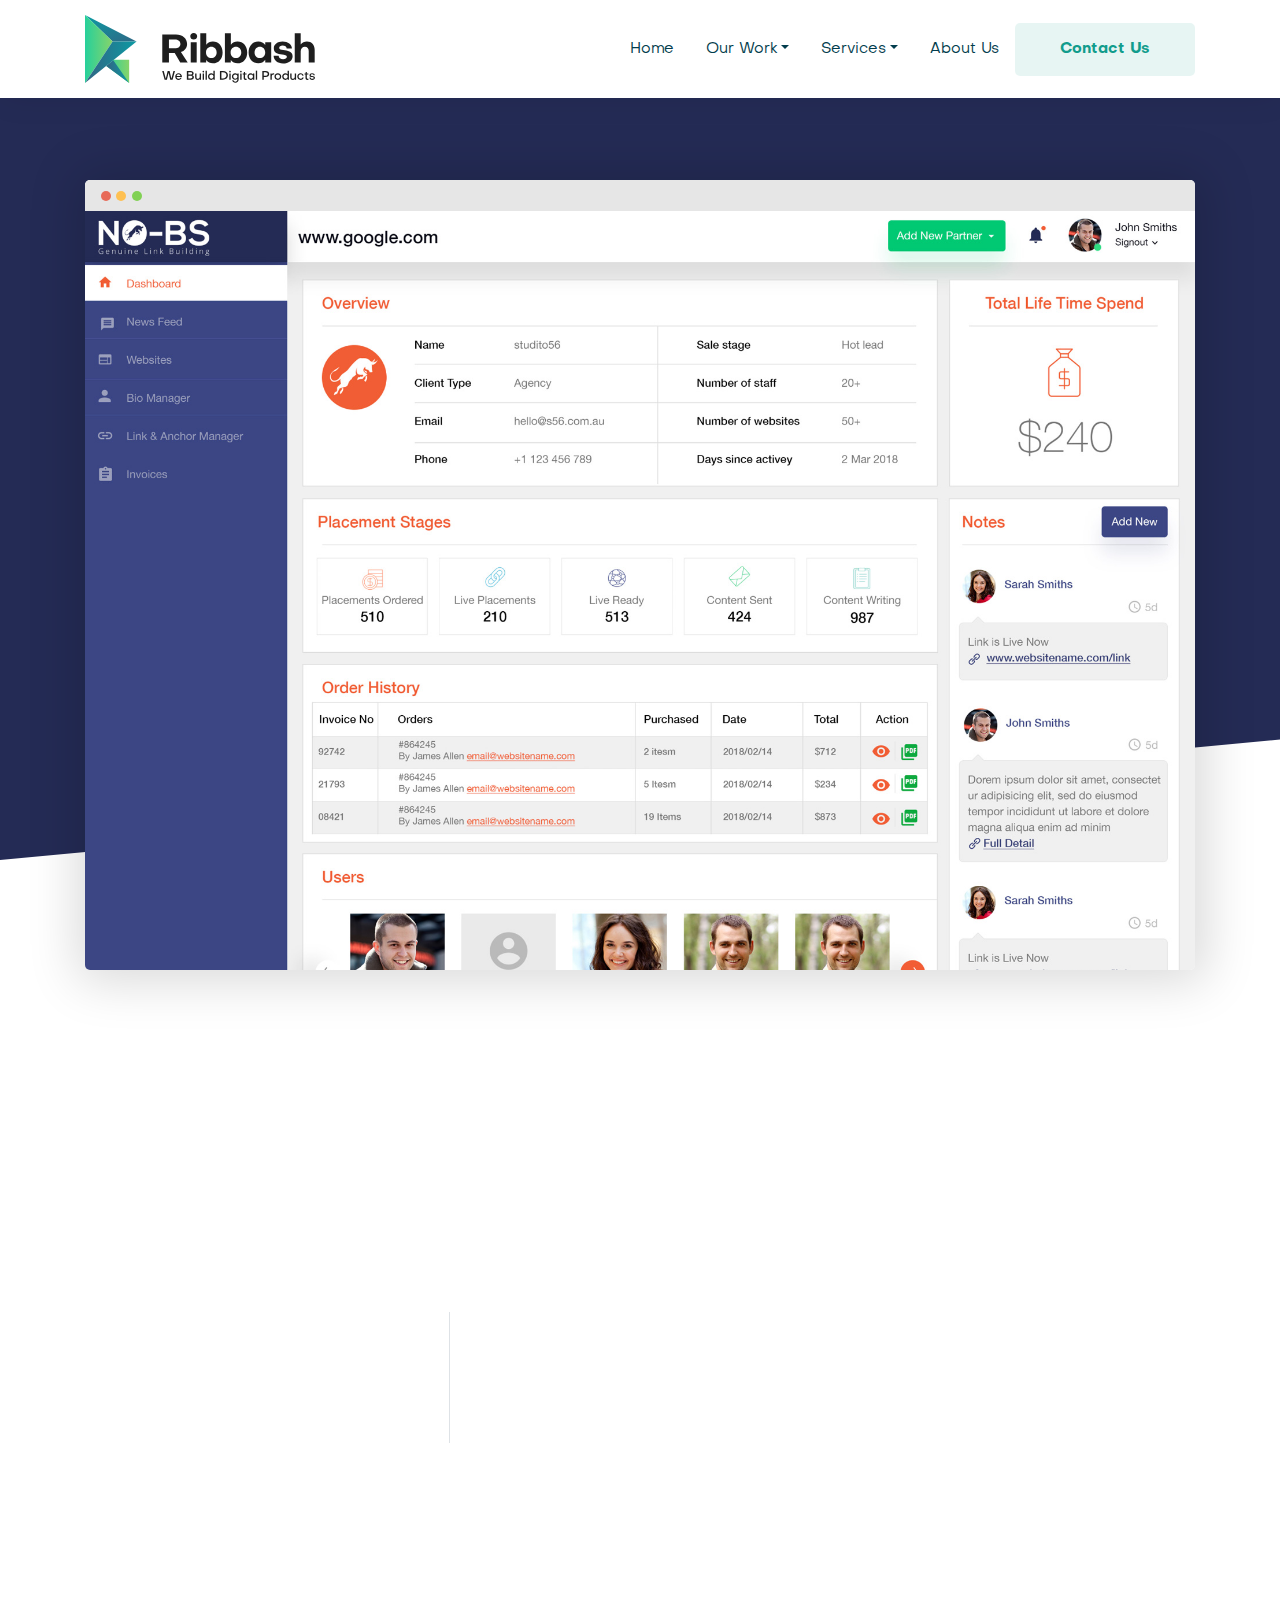
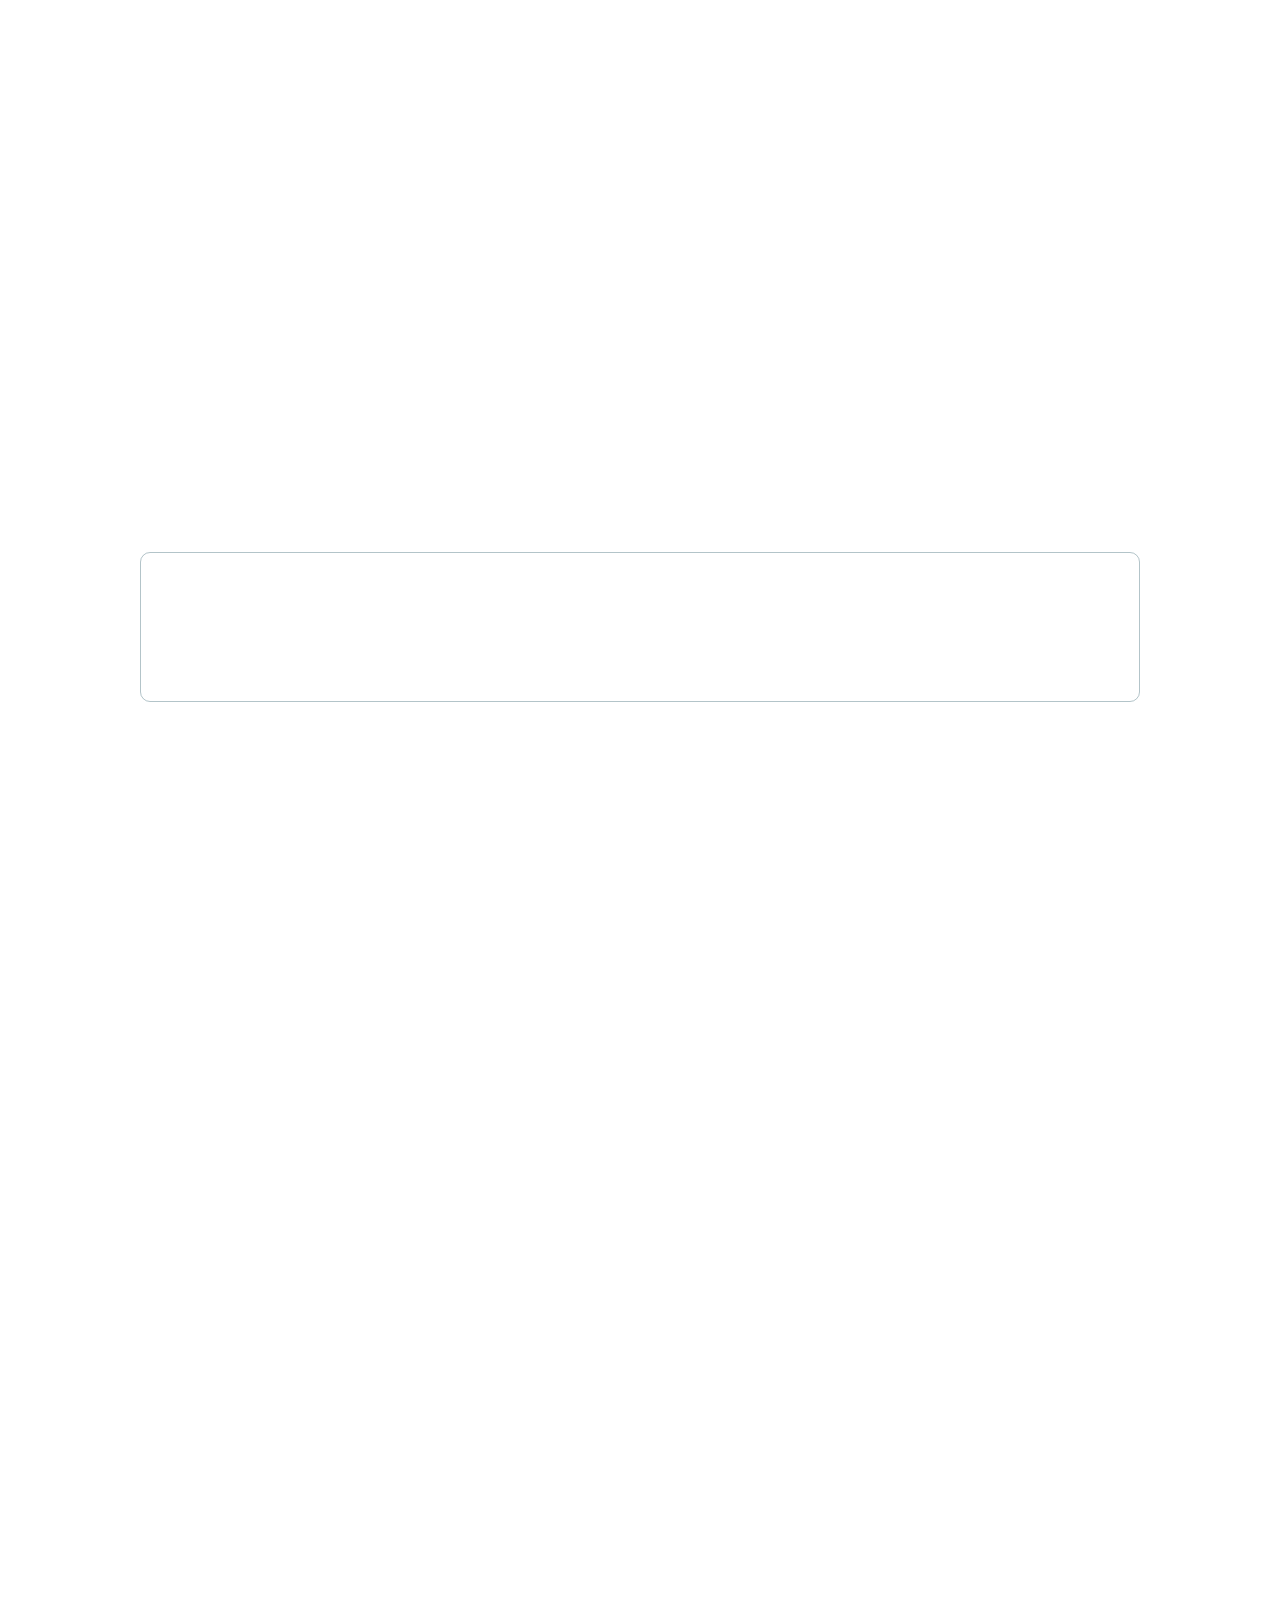
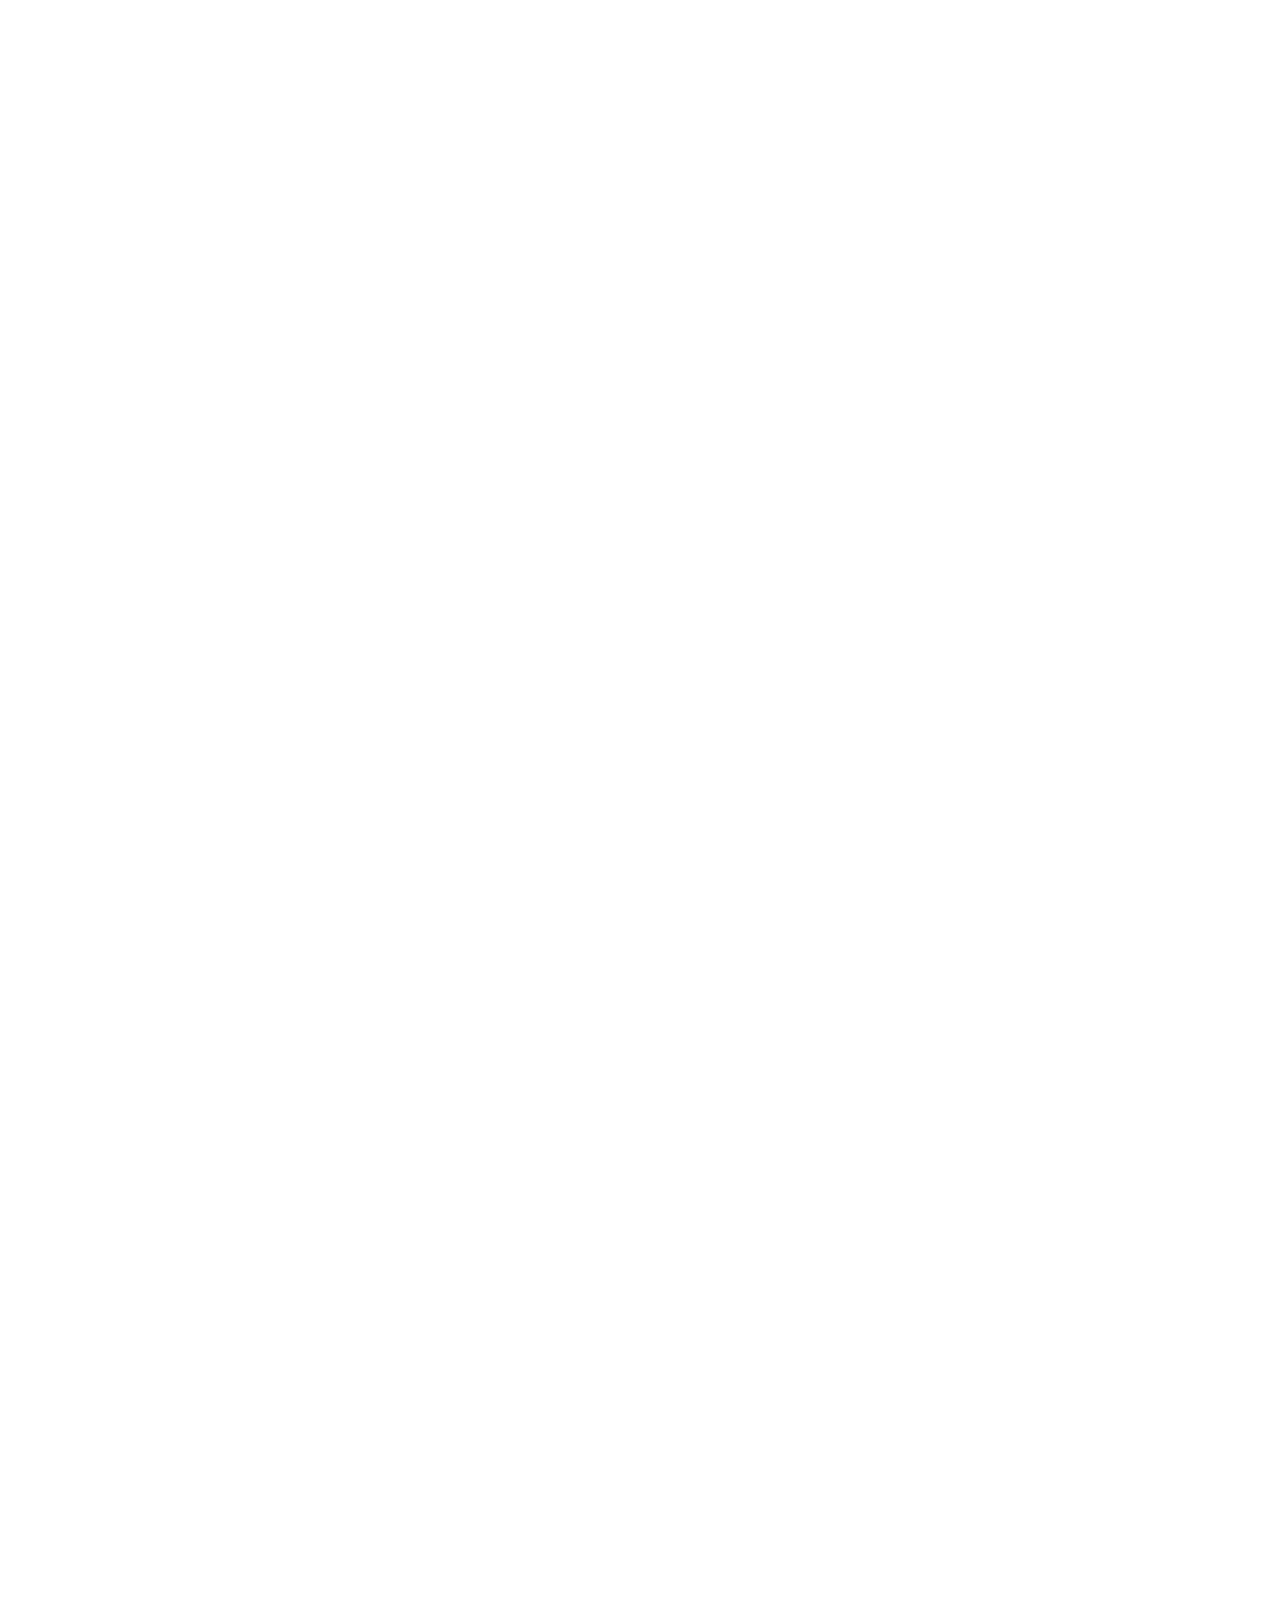
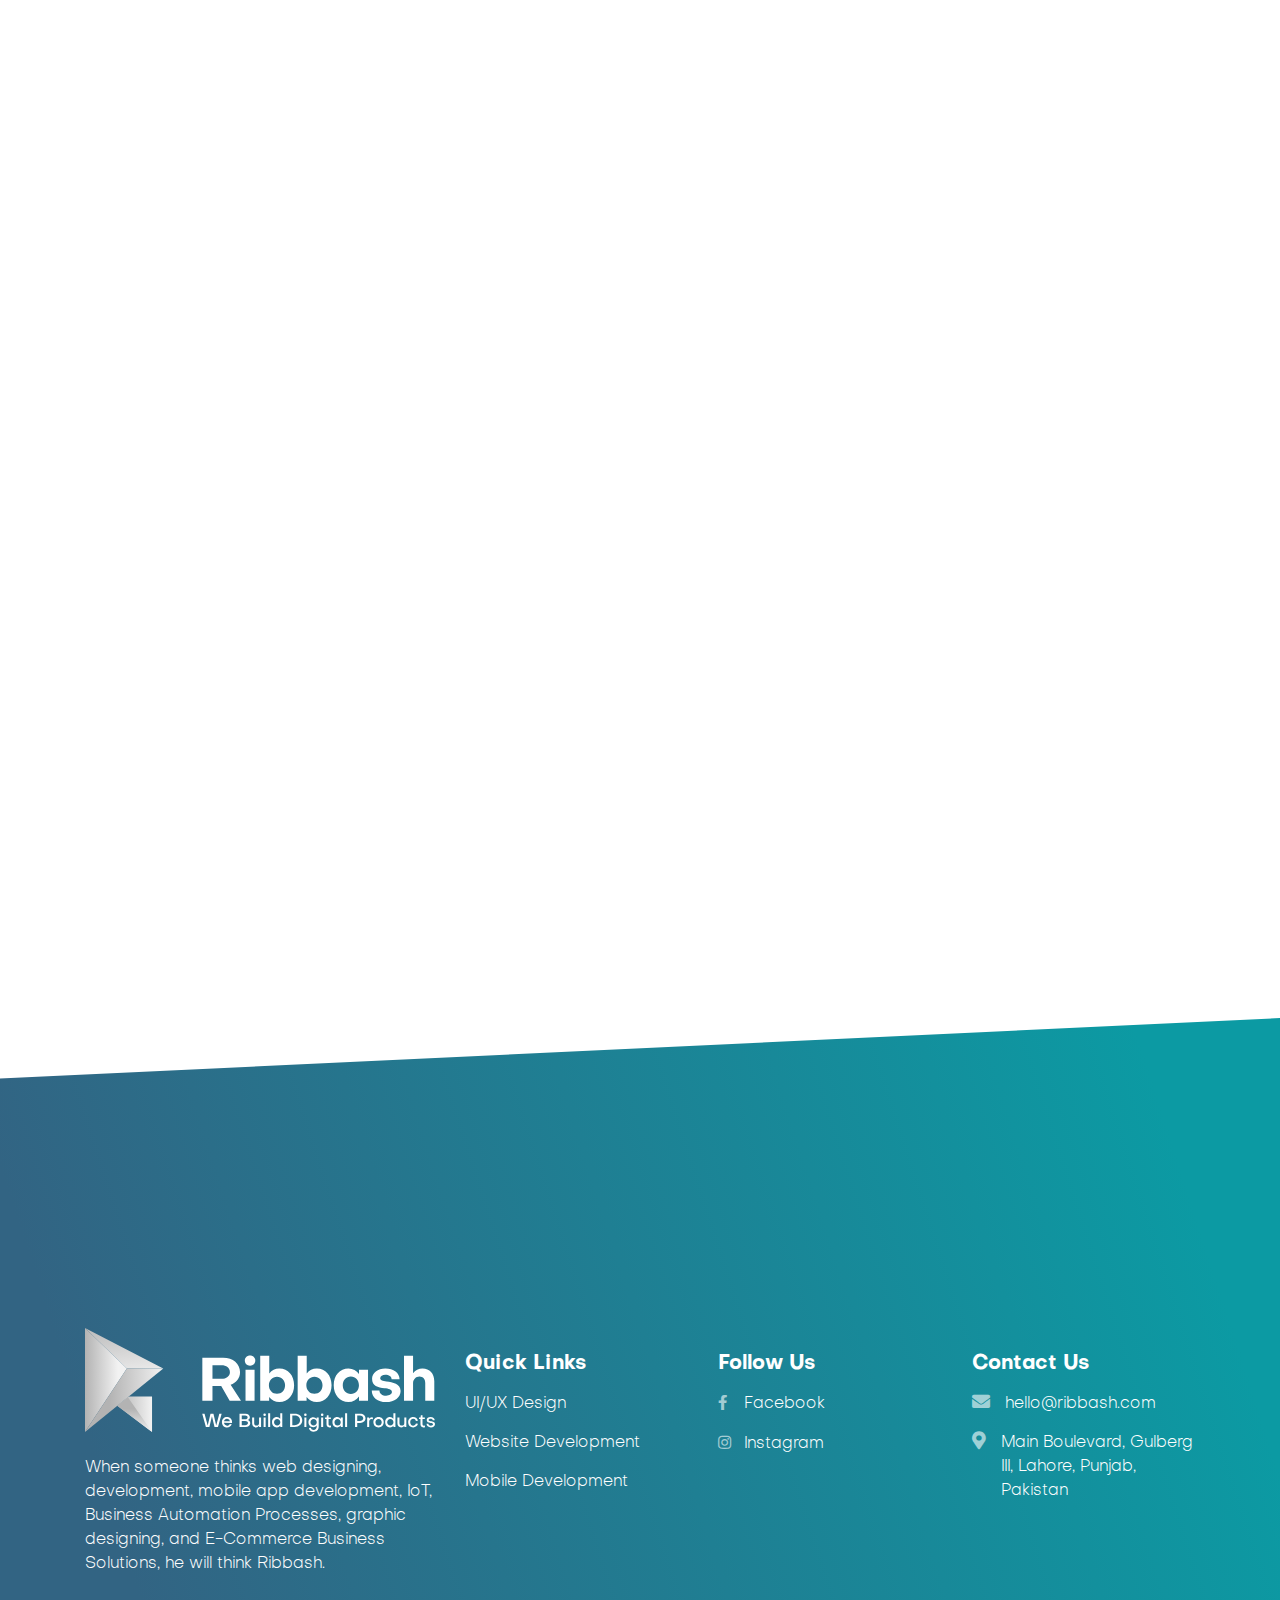
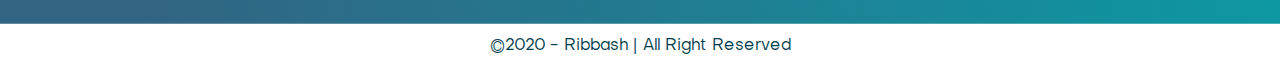
<file: no-bs-dashboard.html>
<!DOCTYPE html>
<html lang="en">

<head>
    <meta charset="UTF-8">
    <meta name="viewport" content="width=device-width, initial-scale=1.0">
    <title>NO-BS Dashboard</title>

    <!-- CSS -->
    <link rel="stylesheet" href="css/bootstrap.min.css" media="all" />
    <link rel="stylesheet" href="css/all.min.css" media="all" />
    <link rel="stylesheet" href="css/owl.carousel.min.css" media="all" />
    <link rel="stylesheet" href="css/owl.theme.default.min.css" media="all" />
    <link rel="stylesheet" href="css/animate.min.css" media="all" />

    <link rel="stylesheet" href="css/el_style.css">

    <link rel="stylesheet" href="css/style.css" media="all" />
    <link rel="stylesheet" href="css/colors.css" media="all" />
    <link rel="stylesheet" href="css/responsive.css" media="all" />

	<link rel="icon" href="img/favicon.svg" type="image/svg+xml" sizes="any" />

</head>

<body>
    <div class="rd-wrap">

        <!--Header Section Start-->
		<header class="rd-header rd-header-transparent">
			<div class="container">
				<nav class="navbar navbar-expand-lg navbar-dark px-0 rd-navbar">
					<a class="navbar-brand rd-logo py-0" href="index.html">
						<img src="img/logo-white.svg" data-src-alt="img/logo-black.svg" alt="logo" />
					</a>
					<button class="navbar-toggler" type="button" data-toggle="collapse" data-target="#defaultNavbar1" aria-controls="defaultNavbar1" aria-expanded="false" aria-label="Toggle navigation">
						<span class="navbar-toggler-icon"></span>
					</button>

					<div class="collapse navbar-collapse" id="defaultNavbar1">
						<ul class="navbar-nav ml-auto rd-navmenu">
							<li class="nav-item">
								<a class="nav-link pl-3 pr-3" href="index.html">Home</a>
							</li>
							<li class="nav-item dropdown">
								<a class="nav-link dropdown-toggle pl-3 pr-3" href="#" id="ourWorkDropdown" role="button" data-toggle="dropdown" aria-haspopup="true" aria-expanded="false">Our Work</a>
								<div class="dropdown-menu rd-dropdown-work" aria-labelledby="ourWorkDropdown">
									<div class="container">
										<div class="row row-cols-1 row-cols-lg-6 align-items-center justify-content-sm-center">
											<div class="col">
												<a class="dropdown-item" href="nomad.html" data-toggle="tooltip" data-placement="bottom" title="Nomad">
													<img src="img/Nomad.svg" alt="Nomad" />
													<span>Nomad</span>
												</a>
											</div>
											<div class="col">
												<a class="dropdown-item" href="onshore.html" data-toggle="tooltip" data-placement="bottom" title="Onshore Momentum">
													<img src="img/Onshore-Momentum.svg" alt="Onshore" />
													<span>Onshore Momentum</span>
												</a>
											</div>
											<div class="col">
												<a class="dropdown-item" href="one-gift.html" data-toggle="tooltip" data-placement="bottom" title="OneGift">
													<img src="img/OneGift.svg" alt="OneGift" />
													<span>OneGift</span>
												</a>
											</div>
											<div class="col">
												<a class="dropdown-item" href="no-bs-dashboard.html" data-toggle="tooltip" data-placement="bottom" title="NO-BS Dashboard">
													<img src="img/NO-BS.svg" alt="NO-BS Dashboard" />
													<span>NO-BS Dashboard</span>
												</a>
											</div>
											<div class="col">
												<a class="dropdown-item" href="yor-hero.html" data-toggle="tooltip" data-placement="bottom" title="YOR Hero">
													<img src="img/YorHero.svg" alt="YOR Hero" />
													<span>YOR Hero</span>
												</a>
											</div>
										</div>
									</div>
								</div>
							</li>
							<li class="nav-item dropdown">
								<a class="nav-link dropdown-toggle pl-3 pr-3" href="#" id="servicesDropdown" role="button" data-toggle="dropdown" aria-haspopup="true" aria-expanded="false">Services</a>
								<div class="dropdown-menu rd-dropdown-services" aria-labelledby="servicesDropdown">
									<div class="container">
										<div class="row row-cols-1 row-cols-lg-3">
											<div class="col">
												<a class="dropdown-item" href="ui-ux.html">
													<img src="img/ui-ux-icon.svg" alt="ui-ux-icon" />
													<span>UI/UX Design</span>
												</a>
											</div>
											<div class="col">
												<a class="dropdown-item" href="web-development.html">
													<img src="img/web-development-icon.svg" alt="web-developer-icon" />
													<span>Web Development</span>
												</a>
											</div>
											<div class="col">
												<a class="dropdown-item" href="mobile-development.html">
													<img src="img/mobile-development-icon.svg" alt="mobile-developer-icon" />
													<span>Mobile Development</span>
												</a>
											</div>
										</div>
									</div>
								</div>
							</li>
							<!-- <li class="nav-item"><a class="nav-link pl-3 pr-3" href="#">Jobs</a></li> -->
							<li class="nav-item"><a class="nav-link pl-3 pr-3" href="about-us.html">About Us</a></li>
							<li class="nav-item px-3 px-lg-0"><a class="btn btn-light rd-button rd-button-effect1" href="contact-us.html">Contact Us</a></li>
						</ul>
					</div>
				</nav>
			</div>
		</header>
		<!--Header Section End-->

        <!--Banner Section Start-->
        <section class="rd-section rd-portfolio-banner-section rd-bg-purple rd-clip-bg-bottom-right">
        </section>
        <!--Banner Section End-->

        <!--Browser Section Start-->
        <section class="rd-section pb-5">
            <div class="container">
                <div class="row">
                    <div class="col">
                        <div class="rd-browser-frame wow fadeInUp">
                            <div class="rd-browser-head">
                                <span class="rd-browser-dot"></span>
                                <span class="rd-browser-dot"></span>
                                <span class="rd-browser-dot"></span>
                            </div>
                            <div class="rd-browser-screen">
                                <img src="img/no-bs-dashboard.jpg" alt="browser" />
                            </div>
                        </div>
                    </div>
                </div>
            </div>
        </section>
        <!--Browser Section End-->

        <!--Overview Section Start-->
        <section class="rd-section py-5">
            <div class="container">
                <div class="row">
                    <div class="col">
                        <div class="rd-infobox text-center">
                            <h2 class="rd-title rd-title-strip rd-title-strip-red rd-title-strip-center rd-text-dark mb-3 wow fadeInUp">
                                <span class="font-weight-bold">Overview</span>
                            </h2>
                            <p class="rd-sub-text mb-0 wow fadeInUp">Curating and cultivating authoritative digital publishers at a large scale is an uphill task. Through this system, the client will be able to coordinate with those online publishing platforms that have got success in the market
                                via their premium services. The client can also provide the facilities for running SEO campaigns with their management system.</p>
                        </div>
                    </div>
                </div>
            </div>
        </section>
        <!--Overview Section End-->

        <!--Features Section Start-->
        <section class="rd-section py-5">
            <div class="container">
                <div class="row justify-content-center">
                    <div class="col-12 col-md-3 col-xl-4 border-right">
                        <div class="rd-infobox">
                            <h2 class="rd-feature-title rd-title-strip rd-title-strip-red rd-text-dark mb-3 wow fadeInUp">
                                <span class="font-weight-bold">Platform</span>
                            </h2>
                            <div class="row rd-features-list rd-features-list-red rd-text-dark wow fadeInUp">
                                <div class="col-12 col-sm-6 rd-features-list-item">Web App</div>
                                <div class="col-12 col-sm-6 rd-features-list-item">Responsive</div>
                            </div>
                        </div>
                    </div>
                    <div class="col-12 col-md-9 col-xl-8 pl-3 pl-md-4 pl-lg-5 mt-5 mt-md-0">
                        <div class="rd-infobox">
                            <h2 class="rd-feature-title rd-title-strip rd-title-strip-red rd-text-dark mb-3 wow fadeInUp">
                                <span class="font-weight-bold">Deliverables</span>
                            </h2>
                            <div class="row rd-features-list rd-features-list-red rd-text-dark wow fadeInUp">
                                <div class="col-12 col-sm-6 rd-features-list-item">User Journey</div>
                                <div class="col-12 col-sm-6 rd-features-list-item">Wireframe</div>
                                <div class="col-12 col-sm-6 rd-features-list-item">Web App Design </div>
                                <div class="col-12 col-sm-6 rd-features-list-item"> Frontend Development </div>
                            </div>
                        </div>
                    </div>
                </div>
            </div>
        </section>
        <!--Features Section End-->

        <!--Color-Palette Section Start-->
        <section class="rd-section py-5">
            <div class="container">
                <div class="row">
                    <div class="col">
                        <div class="rd-infobox text-center">
                            <h2 class="rd-title rd-title-strip rd-title-strip-red rd-title-strip-center rd-text-dark mb-3 wow fadeInUp">
                                <span class="font-weight-bold">Color palette</span>
                            </h2>
                        </div>
                    </div>
                </div>
                <div class="row justify-content-center wow fadeInUp">
                    <div class="col-6 col-sm-4 col-md-2">
                        <figure class="rd-color-palette">
                            <img src="img/group-13781.svg" alt="color palette">
                        </figure>
                    </div>
                    <div class="col-6 col-sm-4 col-md-2">
                        <figure class="rd-color-palette">
                            <img src="img/group-13782.svg" alt="color palette">
                        </figure>
                    </div>
                    <div class="col-6 col-sm-4 col-md-2">
                        <figure class="rd-color-palette">
                            <img src="img/group-13783.svg" alt="color palette">
                        </figure>
                    </div>
                    <div class="col-6 col-sm-4 col-md-2">
                        <figure class="rd-color-palette">
                            <img src="img/red-circle-palette.svg" alt="color palette">
                        </figure>
                    </div>
                    <div class="col-6 col-sm-4 col-md-2">
                        <figure class="rd-color-palette">
                            <img src="img/green-circle-palette.svg" alt="color palette">
                        </figure>
                    </div>
                </div>
            </div>
        </section>
        <!--Color-Palette Section End-->

        <!--Typeface Section Start-->
        <section class="rd-section py-5">
            <div class="container">
                <div class="row">
                    <div class="col">
                        <div class="rd-infobox text-center">
                            <h2 class="rd-title rd-title-strip rd-title-strip-red rd-title-strip-center rd-text-dark mb-3 wow fadeInUp">
                                <span class="font-weight-bold">Typeface</span>
                            </h2>
                        </div>
                    </div>
                </div>
                <div class="row px-0 px-xl-5 mt-4">
                    <div class="col-12 col-sm-6 col-md-4">
                        <div class="rd-typeface-helvetica-normal rd-text-dark text-center text-sm-left wow fadeInLeft">
                            <h4 class="rd-typeface-name">Helvetica Neue</h4>
                            <span class="rd-typeface-weight">Regular</span>
                            <p class="rd-typeface-sample">Aa Bb Cc 123 #&$</p>
                        </div>
                    </div>
                    <div class="col-12 col-sm-6 col-md-4 mb-5 mb-md-0">
                        <div class="rd-typeface-helvetica-medium rd-text-dark text-center text-sm-left wow fadeInUp">
                            <h4 class="rd-typeface-name">Helvetica Neue</h4>
                            <span class="rd-typeface-weight">Medium</span>
                            <p class="rd-typeface-sample">Aa Bb Cc 123 #&$</p>
                        </div>
                    </div>
                    <div class="col-12 col-sm-6 col-md-4 mb-5 mb-md-0">
                        <div class="rd-typeface-helvetica-bold rd-text-dark text-center text-sm-left wow fadeInRight">
                            <h4 class="rd-typeface-name">Helvetica Neue</h4>
                            <span class="rd-typeface-weight">Bold</span>
                            <p class="rd-typeface-sample">Aa Bb Cc 123 #&$</p>
                        </div>
                    </div>
                </div>
            </div>
        </section>
        <!--Typeface Section End-->

        <!--Web Preview Section Start-->
        <section class="rd-section rd-web-preview-section py-5">
            <div class="container-fluid">
                <div class="row">
                    <div class="col">
                        <div class="rd-infobox rd-infobox-web-preview text-center rd-text-dark">
                            <h2 class="rd-title rd-title-strip rd-title-strip-red rd-title-strip-center mb-3 wow fadeInUp">
                                <span class="font-weight-bold">Web</span>
                                <span class="font-weight-normal">Preview</span>
                            </h2>
                        </div>
                        <figure class="rd-web-preview-banner wow fadeInUp">
                            <img src="img/mask-group-47.jpg" srcset="img/mask-group-47@2x.jpg 2x, img/mask-group-47@3x.jpg 3x" alt="" />
                        </figure>
                    </div>
                </div>
            </div>
            <div class="container">
                <div class="row align-items-center">
                    <div class="col-12 col-md-3 d-none d-md-block align-self-start mt-5 pt-5">
                        <h3 class="rd-preview-title rd-title-strip rd-title-strip-red rd-text-dark mb-5 wow fadeInUp">Company Profile</h3>
                        <figure class="text-right wow fadeInUp pt-5">
                            <img src="img/tablet-user.svg" alt="floating image">
                        </figure>
                    </div>
                    <div class="col-12 col-md-9">
                        <figure class="rd-web-preview-img rd-web-preview wow fadeInUp">
                            <img src="img/no-bs-dashboard-preview.png" alt="" />
                        </figure>
                    </div>
                </div>
                <div class="row align-items-center">
                    <div class="col-12 col-md-9">
                        <figure class="rd-web-preview-img rd-web-straight-img wow fadeInUp">
                            <img src="img/account-setup.png" srcset="img/how-it-works@2x.png 2x, img/how-it-works@3x.png 3x" alt="" />
                        </figure>
                    </div>
                    <div class="col-12 col-md-3 d-none d-md-block">
                        <h3 class="rd-preview-title rd-title-strip rd-title-strip-red rd-text-dark wow fadeInUp">Account Setup</h3>
                        <figure class="text-right wow fadeInUp pt-5">
                            <img src="img/working-woman-in-office.svg" alt="floating image">
                        </figure>
                    </div>
                </div>
                <div class="row align-items-center">
                    <div class="col-12 col-md-3 d-none d-md-block">
                        <figure class="text-right wow fadeInUp pb-5">
                            <img src="img/meeting-colleagues.svg" alt="floating image">
                        </figure>
                        <h3 class="rd-preview-title rd-title-strip rd-title-strip-red rd-text-dark mt-5 mb-0 wow fadeInUp">Orders Management</h3>
                    </div>
                    <div class="col-12 col-md-9">
                        <figure class="rd-web-preview-img rd-web-straight-img wow fadeInUp">
                            <img src="img/orders.png" srcset="img/blog-1@2x.png 2x, img/blog-1@3x.png 3x" alt="" />
                        </figure>
                    </div>
                </div>
            </div>
        </section>
        <!--Web Preview Section End-->

        <!--Testimonials Section Start-->
        <section class="rd-testimonials-section rd-pt-65 pb-4">
            <div class="container">
                <div class="row">
                    <div class="col rd-testimonial-logo-wrap">
                        <div class="rd-testimonial-card rd-testimonial-card-wide rounded wow fadeInUp">
                            <p class="rd-testimonial-text font-italic rd-quote-mark">“We had been fully exhausted with the IT companies, as they were trying to confuse us through fake information and commitments. Then Ribbash connected us, and we found them as a safeguard. The Ribbash knows the businesses and
                                how to address their requirements, and therefore, they are the best in town.”</p>
                            <div class="rd-testimonial-info">
                                <div class="rd-testimonial-thumb">ag</div>
                                <div class="rd-testimonial-basic">
                                    <h4 class="rd-client-name rd-text-dark mb-0">Aaron Gray</h4>
                                    <span class="rd-client-designation">CEO NO-BS</span>
                                </div>
                            </div>
                        </div>
                    </div>
                </div>
            </div>
        </section>
        <!--Testimonials Section End-->

        <!--Related Products Section Start-->
        <section class="rd-testimonials-section rd-pt-65 pb-4">
            <div class="container">
                <div class="row">
                    <div class="col">
                        <div class="rd-infobox text-center">
                            <h2 class="rd-title rd-title-strip rd-title-strip-green rd-title-strip-center rd-text-dark mb-3 wow fadeInUp">
                                <span class="font-weight-bold">Related</span>
                                <span class="font-weight-normal">Work</span>
                            </h2>
                        </div>
                        <!--Owl-Carousel Start-->
                        <div class="owl-carousel owl-theme rd-related-products-carousel rd-carousel-arrows wow fadeInUp">
                            <figure class="mb-0">
                                <a href="nomad.html">
                                    <img src="img/Nomad.png" alt="related products">
                                </a>
                            </figure>
                            <figure class="mb-0">
                                <a href="onshore.html">
                                    <img src="img/Onshore-Momentum.png" alt="related products">
                                </a>
                            </figure>
                            <figure class="mb-0">
                                <a href="one-gift.html">
                                    <img src="img/OneGift.png" alt="related products">
                                </a>
                            </figure>
                            <figure class="mb-0">
                                <a href="no-bs-dashboard.html">
                                    <img src="img/NO-BS-Dashboard.png" alt="related products">
                                </a>
                            </figure>
                        </div>
                        <!--Owl-Carousel End-->
                    </div>
                </div>
            </div>
        </section>
        <!--Related Products Section End-->

        <!--Contact Form Section Start-->
        <section class="rd-contact-form-section rd-pt-65">
            <div class="container-fluid">
                <div class="rd-contact-form-box rd-container-1170 wow pulse">
                    <div class="rd-infobox text-center">
                        <h2 class="rd-title rd-title-strip rd-title-strip-dark rd-title-strip-center rd-text-dark mb-3">
                            <span class="font-weight-bold">Let Us Help In Your Next Project</span>
                        </h2>
                    </div>
                    <form class="rd-contact-form" action="includes/contact-form-handler.php" method="post">
                        <div class="row">
                            <div class="form-group col-md-4 mb-4">
                                <label for="full-name">Full Name</label>
                                <input type="text" name="full-name" id="full-name" class="form-control" placeholder="John Smiths">
                            </div>
                            <div class="form-group col-md-4 mb-4">
                                <label for="email">Email</label>
                                <input type="email" name="email" id="email" class="form-control" placeholder="johnsmiths@ribbash.com" required>
                            </div>
                            <div class="form-group col-md-4 mb-4">
                                <label for="website">Website</label>
                                <input type="text" name="website" id="website" class="form-control" placeholder="https://www.example.com/">
                            </div>
                        </div>
                        <div class="form-group">
                            <label for="message">Message</label>
                            <textarea class="form-control" name="message" id="message" rows="3" required></textarea>
                        </div>
                        <div class="text-center">
                            <button class="btn btn-light rd-button rd-gradient-bg-orient-blue rd-button-effect1 mt-4" type="submit">Submit</button>
                        </div>
                    </form>
                </div>
            </div>
        </section>
        <!--Contact Form Section End-->

        <!--Footer Section Start-->
		<footer class="rd-footer">
			<div class="rd-footer-top rd-gradient-bg-orient-blue pb-5 rd-clip-bg-top-left font-weight-light">
				<div class="container">
					<div class="row d-none">
						<div class="col">
							<div class="rd-infobox text-center">
								<h2 class="rd-title rd-title-strip rd-title-strip-center text-white mb-3">
									<span class="font-weight-bold">Company News</span>
								</h2>
							</div>
							<!--Owl-Carousel Start-->
							<div class="owl-carousel owl-theme rd-blog-carousel">
								<div class="card rd-blog-item border-0">
									<figure class="rd-blog-img mb-0">
										<img src="img/mask-group--14.jpg" srcset="img/mask-group--14@2x.jpg 2x, img/mask-group--14@3x.jpg 3x" alt="">
									</figure>
									<div class="card-body d-flex flex-column rd-blog-content">
										<h4 class="rd-blog-title">
											<a href="#">Lorem Ipsum is simply dummy text of the printing</a>
										</h4>
										<div class="rd-blog-metadata mt-auto">
											<span class="rd-blog-published"><i class="far fa-calendar-alt"></i>2 Days Ago</span>
											<span class="rd-blog-time"><i class="far fa-clock"></i>2 mint</span>
										</div>
									</div>
								</div>
								<div class="card rd-blog-item border-0">
									<figure class="rd-blog-img mb-0">
										<img src="img/mask-group--11.jpg" srcset="img/mask-group--11@2x.jpg 2x, img/mask-group--11@3x.jpg 3x" alt="">
									</figure>
									<div class="card-body d-flex flex-column rd-blog-content">
										<h4 class="rd-blog-title">
											<a href="#">Porem Ipsum is simply dummy of the printing and typesetting.</a>
										</h4>
										<div class="rd-blog-metadata mt-auto">
											<span class="rd-blog-published"><i class="far fa-calendar-alt"></i>2 Days Ago</span>
											<span class="rd-blog-time"><i class="far fa-clock"></i>2 mint</span>
										</div>
									</div>
								</div>
								<div class="card rd-blog-item border-0">
									<figure class="rd-blog-img mb-0">
										<img src="img/people-inside-room-3184657.jpg" srcset="img/people-inside-room-3184657@2x.jpg 2x, img/people-inside-room-3184657@3x.jpg 3x" alt="">
									</figure>
									<div class="card-body d-flex flex-column rd-blog-content">
										<h4 class="rd-blog-title">
											<a href="#">Horem Ipsum has been the industrys standard dummy text ever since.</a>
										</h4>
										<div class="rd-blog-metadata mt-auto">
											<span class="rd-blog-published"><i class="far fa-calendar-alt"></i>2 Days Ago</span>
											<span class="rd-blog-time"><i class="far fa-clock"></i>2 mint</span>
										</div>
									</div>
								</div>
								<div class="card rd-blog-item border-0">
									<figure class="rd-blog-img mb-0">
										<img src="img/mask-group--11.jpg" srcset="img/mask-group--11@2x.jpg 2x, img/mask-group--11@3x.jpg 3x" alt="">
									</figure>
									<div class="card-body d-flex flex-column rd-blog-content">
										<h4 class="rd-blog-title">
											<a href="#">Porem Ipsum is simply dummy of the printing and typesetting.</a>
										</h4>
										<div class="rd-blog-metadata mt-auto">
											<span class="rd-blog-published"><i class="far fa-calendar-alt"></i>2 Days Ago</span>
											<span class="rd-blog-time"><i class="far fa-clock"></i>2 mint</span>
										</div>
									</div>
								</div>
							</div>
							<!--Owl-Carousel End-->
						</div>
					</div>
					<span class="rd-divider w-100 mt-5 mb-5 d-none"></span>
					<div class="row text-white">
						<div class="col-12 col-md-4">
							<div class="rd-footer-intro">
								<a class="rd-footer-logo d-inline-block mb-4" href="index.html">
									<img src="img/logo-white.svg" alt="logo" />
								</a>
								<p class="mb-0">When someone thinks web designing, development, mobile app development, IoT, Business Automation Processes, graphic designing, and E-Commerce Business Solutions, he will think Ribbash.</p>
							</div>
						</div>
						<div class="col-12 col-md-8">
							<div class="row">
								<div class="col-12 col-md-4">
										<h4 class="rd-sub-title mt-4 mb-3">Quick Links</h4>
										<ul class="rd-footer-list rd-quick-links list-inline mb-0">
											<li><a href="ui-ux.html">UI/UX Design</a></li>
											<li><a href="web-development.html">Website Development</a></li>
											<li><a href="mobile-development.html">Mobile Development</a></li>
										</ul>
								</div>
								<div class="col-12 col-md-4">
									<div class="rd-footer-links-wrap">
										<h4 class="rd-sub-title mt-4 mb-3">Follow Us</h4>
										<ul class="rd-footer-list rd-social-links-vr list-inline mb-0">
											<li>
												<i class="fab fa-facebook-f"></i>
												<a href="#" target="_blank">Facebook</a>
											</li>
											<li>
												<i class="fab fa-instagram"></i>
												<a href="#" target="_blank">Instagram</a>
											</li>
										</ul>
									</div>
								</div>
								<div class="col-12 col-md-4">
									<div class="rd-footer-links-wrap">
										<h4 class="rd-sub-title mt-4 mb-3">Contact Us</h4>
										<ul class="rd-footer-list rd-contact-info list-inline mb-0">
											<li>
												<i class="fas fa-envelope"></i>
												<a href="mailto:hello@ribbash.com">hello@ribbash.com</a>
											</li>
											<li class="d-flex align-items-baseline">
												<i class="fas fa-map-marker-alt"></i>
												<span>Main Boulevard, Gulberg III, Lahore, Punjab, Pakistan</span>
											</li>
										</ul>
									</div>
								</div>
							</div>
						</div>
					</div>
				</div>
			</div>
			<div class="rd-copyright-footer rd-text-dark">
				<div class="container">
					<div class="row">
						<div class="col-12 text-center">
							<p class="rd-sub-text mb-0 font-weight-normal">©2020 - Ribbash | All Right Reserved</p>
						</div>
					</div>
				</div>
			</div>
		</footer>
		<!--Footer End-->

    </div>


    <!-- jQuery library -->
    <script src="js/jquery-3.4.1.min.js"></script>
    <script src="js/bootstrap.bundle.min.js"></script>
    <script src="js/owl.carousel.min.js"></script>
    <script src="js/wow.min.js"></script>

    <script src="js/bodymovin.js"></script>
    <script src="js/home_index.js"></script>
    <script src="js/jquery.parallax-scroll.js"></script>

    <script src="js/custom-script.js"></script>

</body>

</html>
</file>
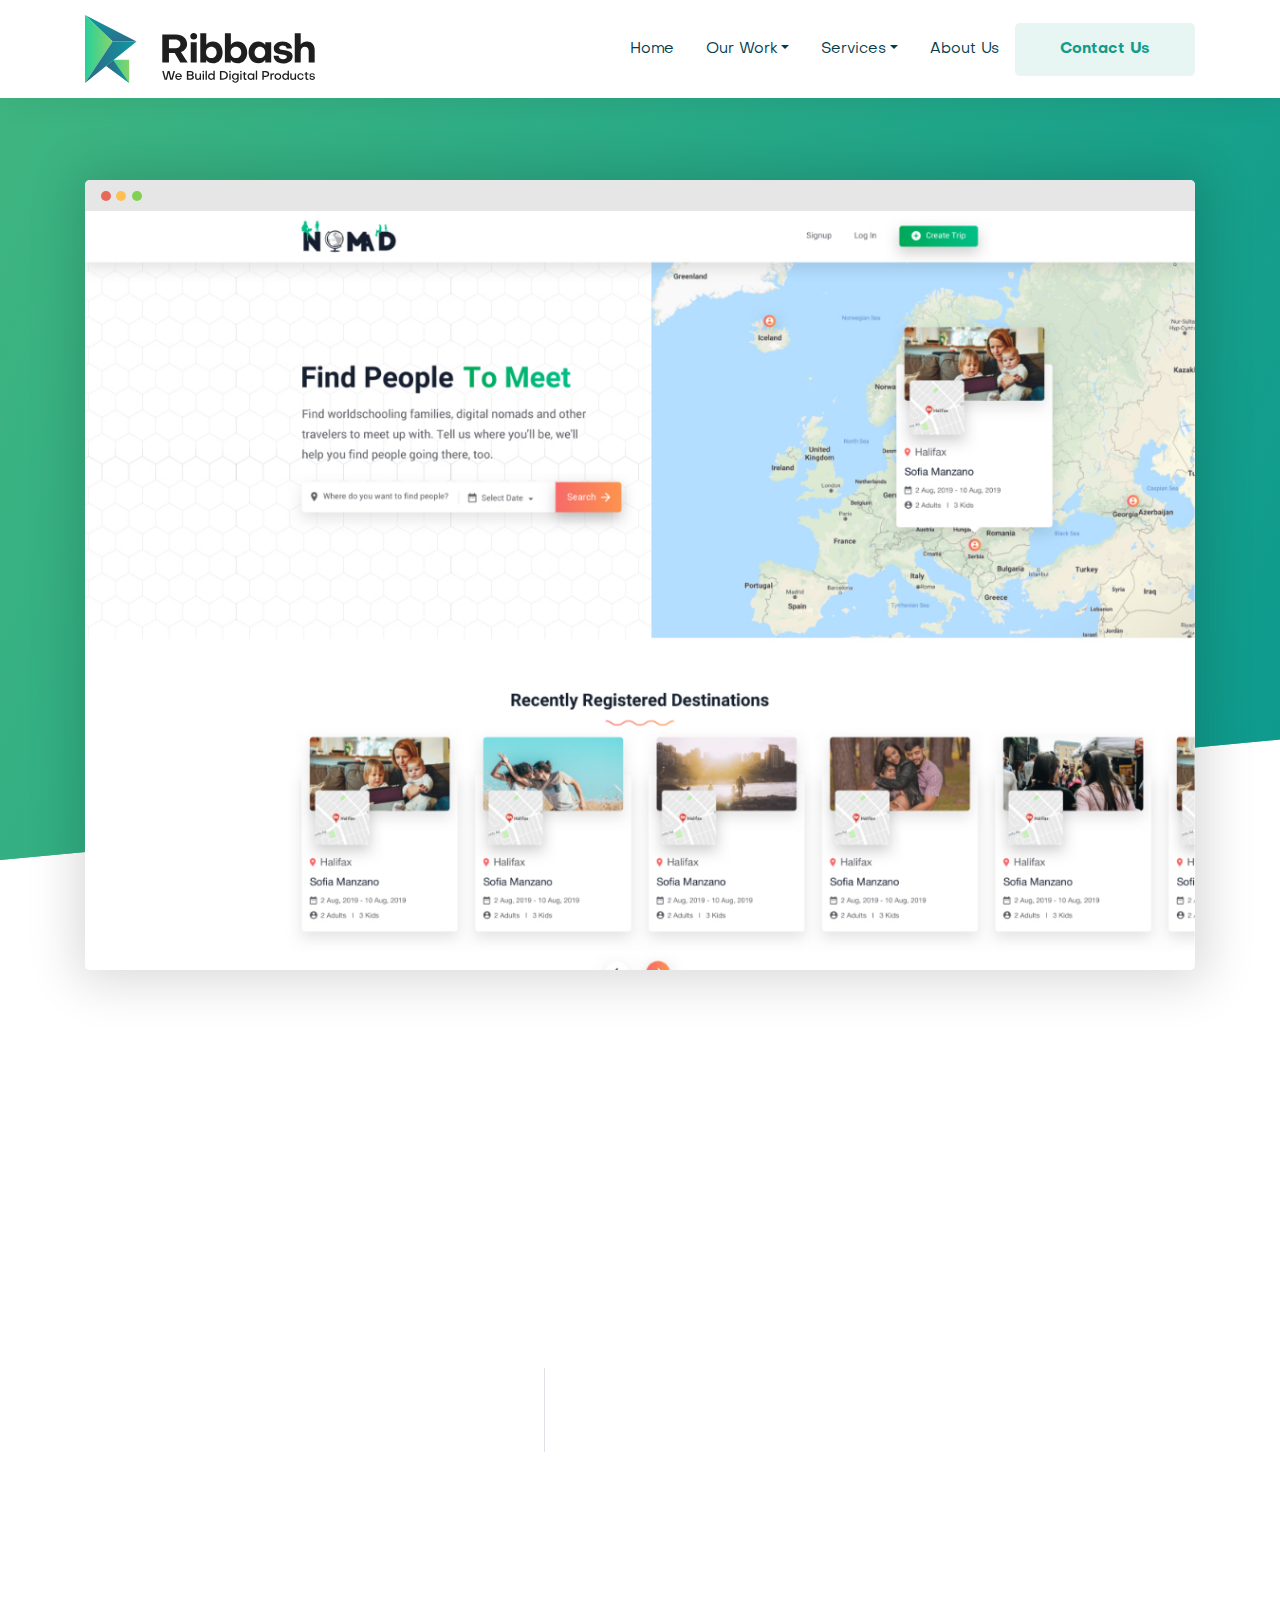
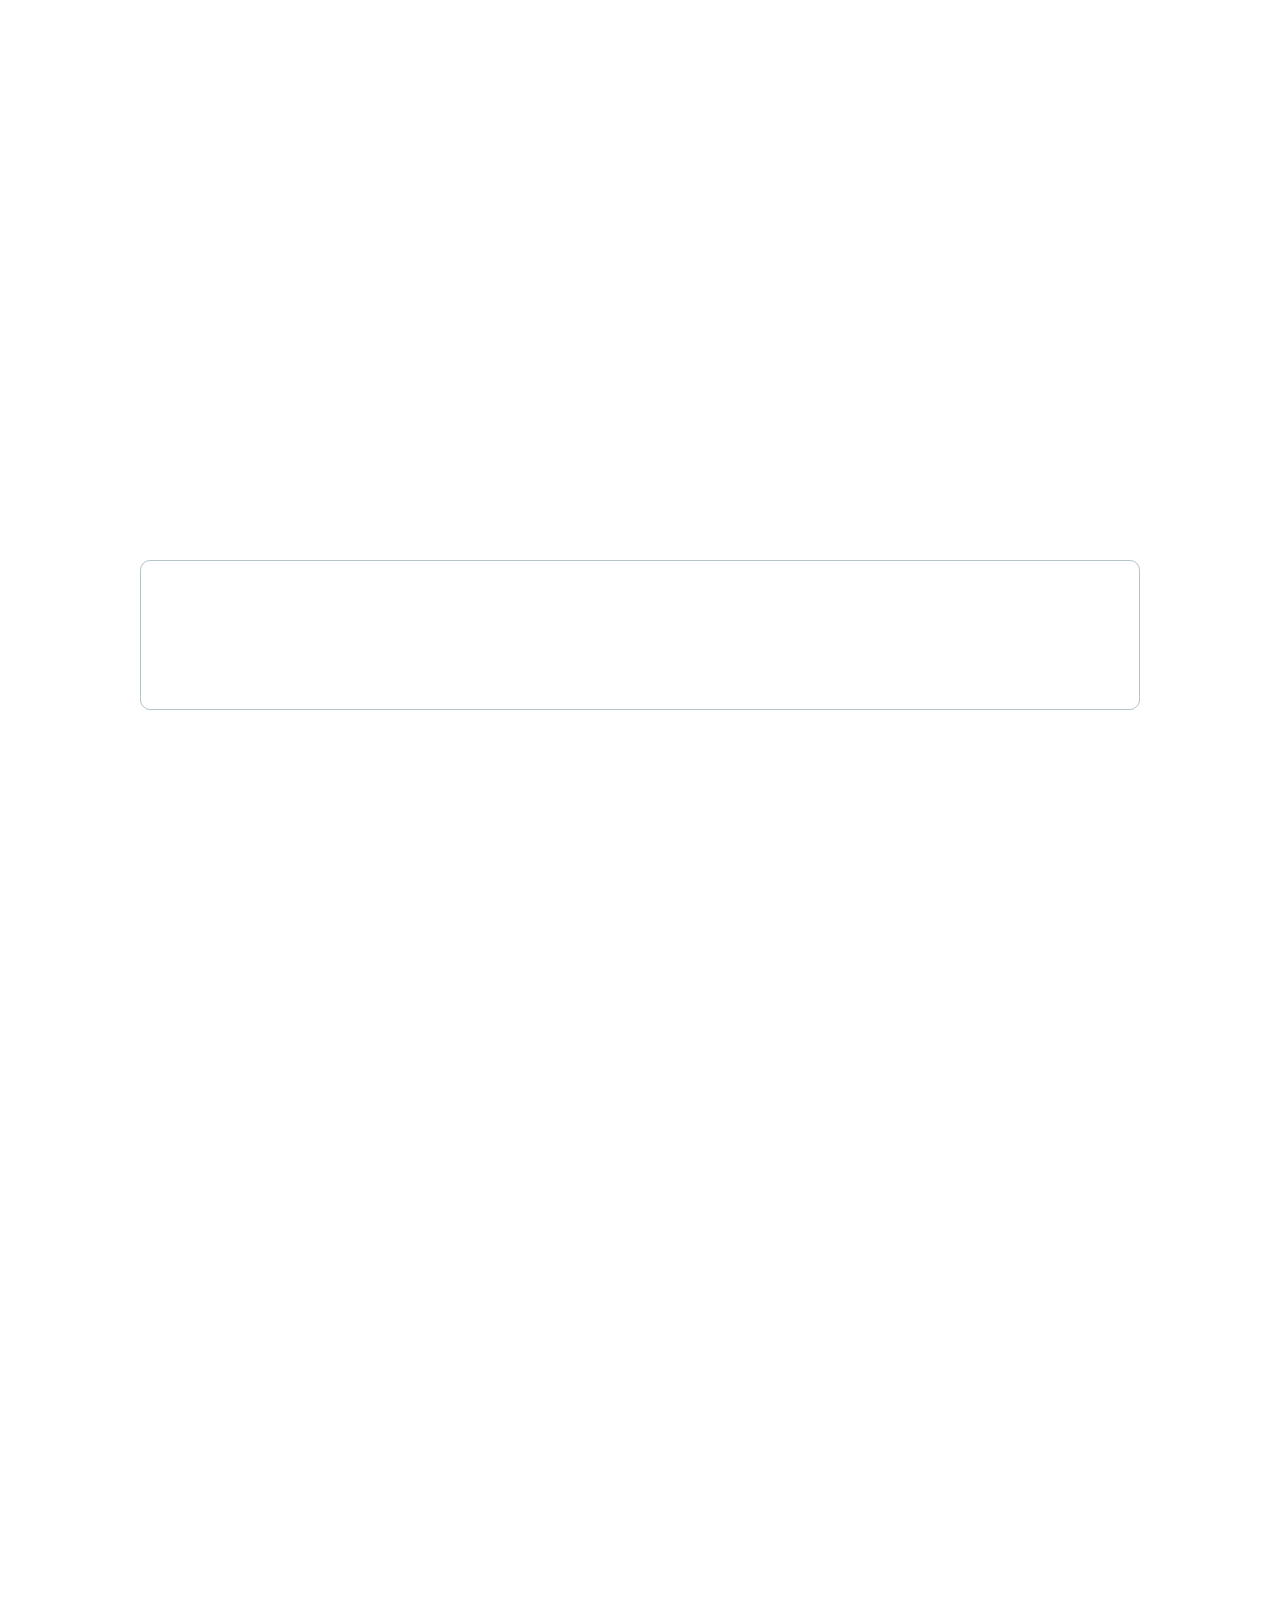
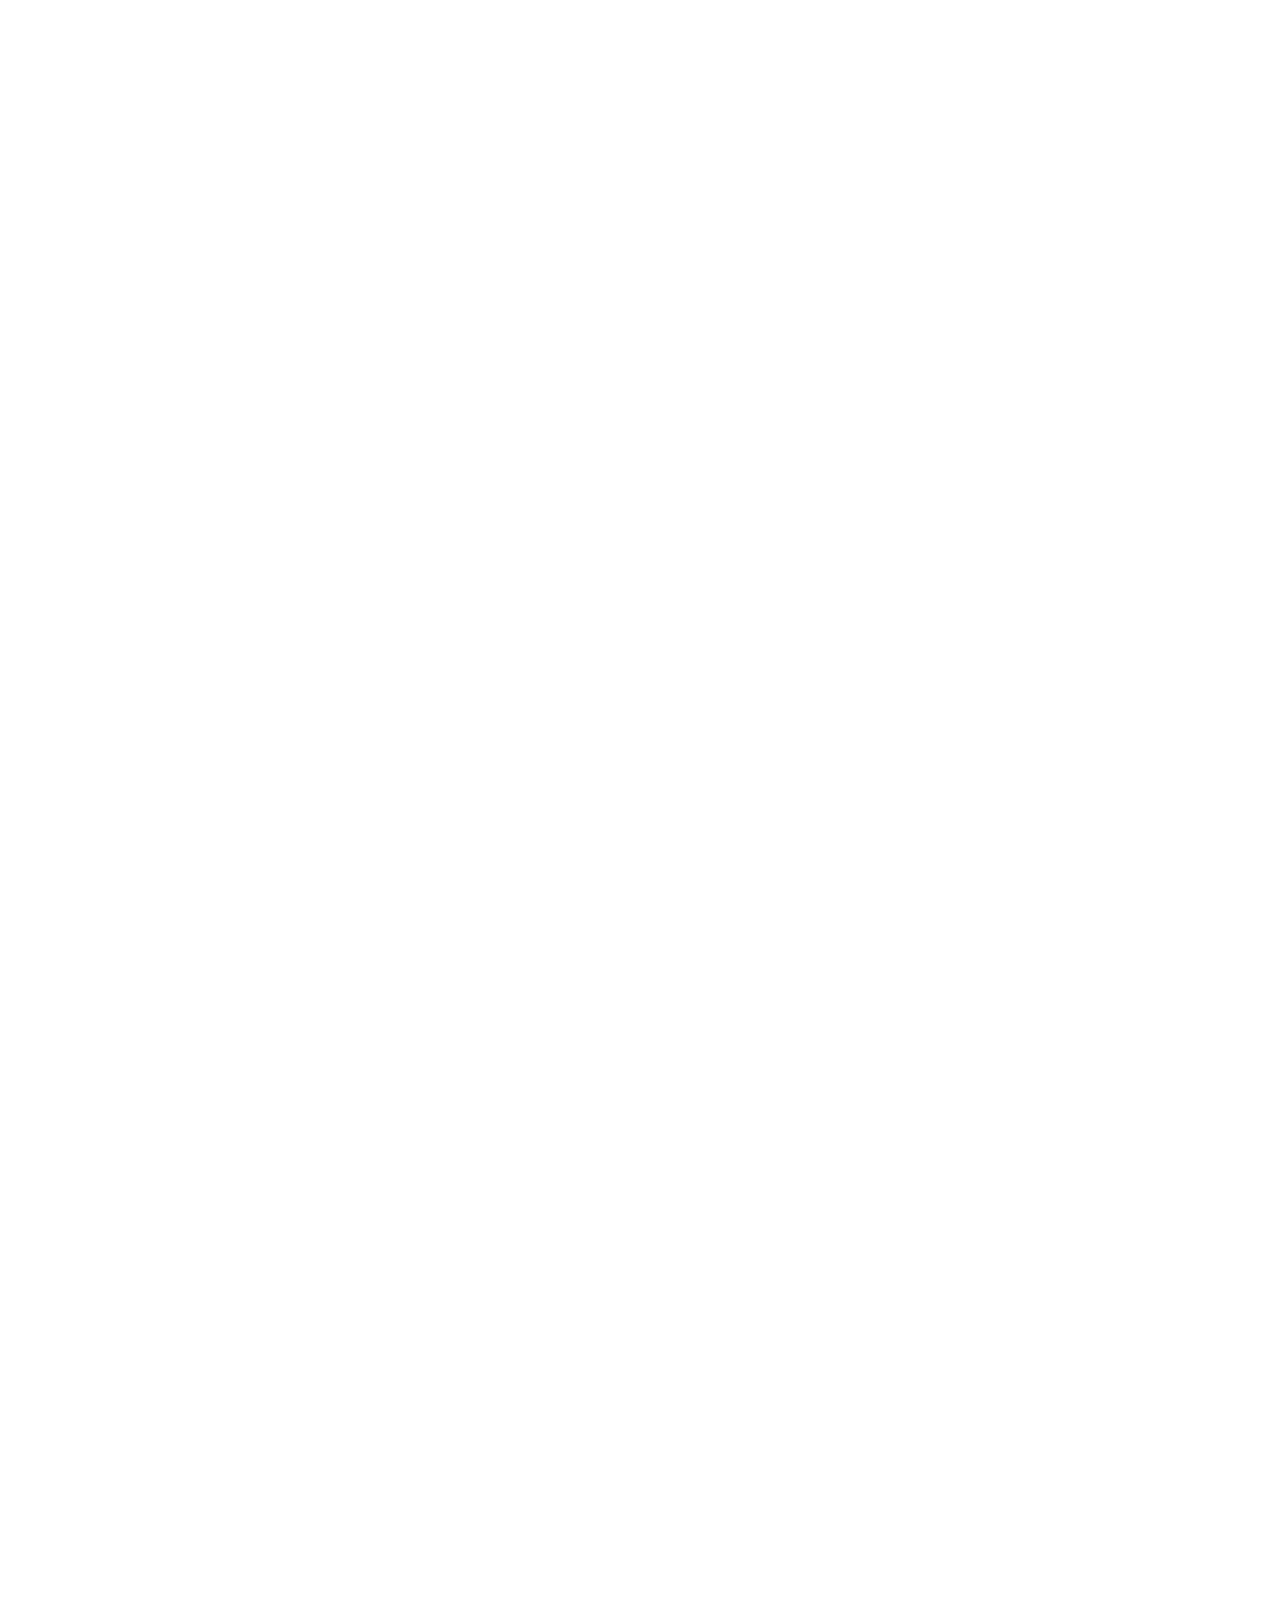
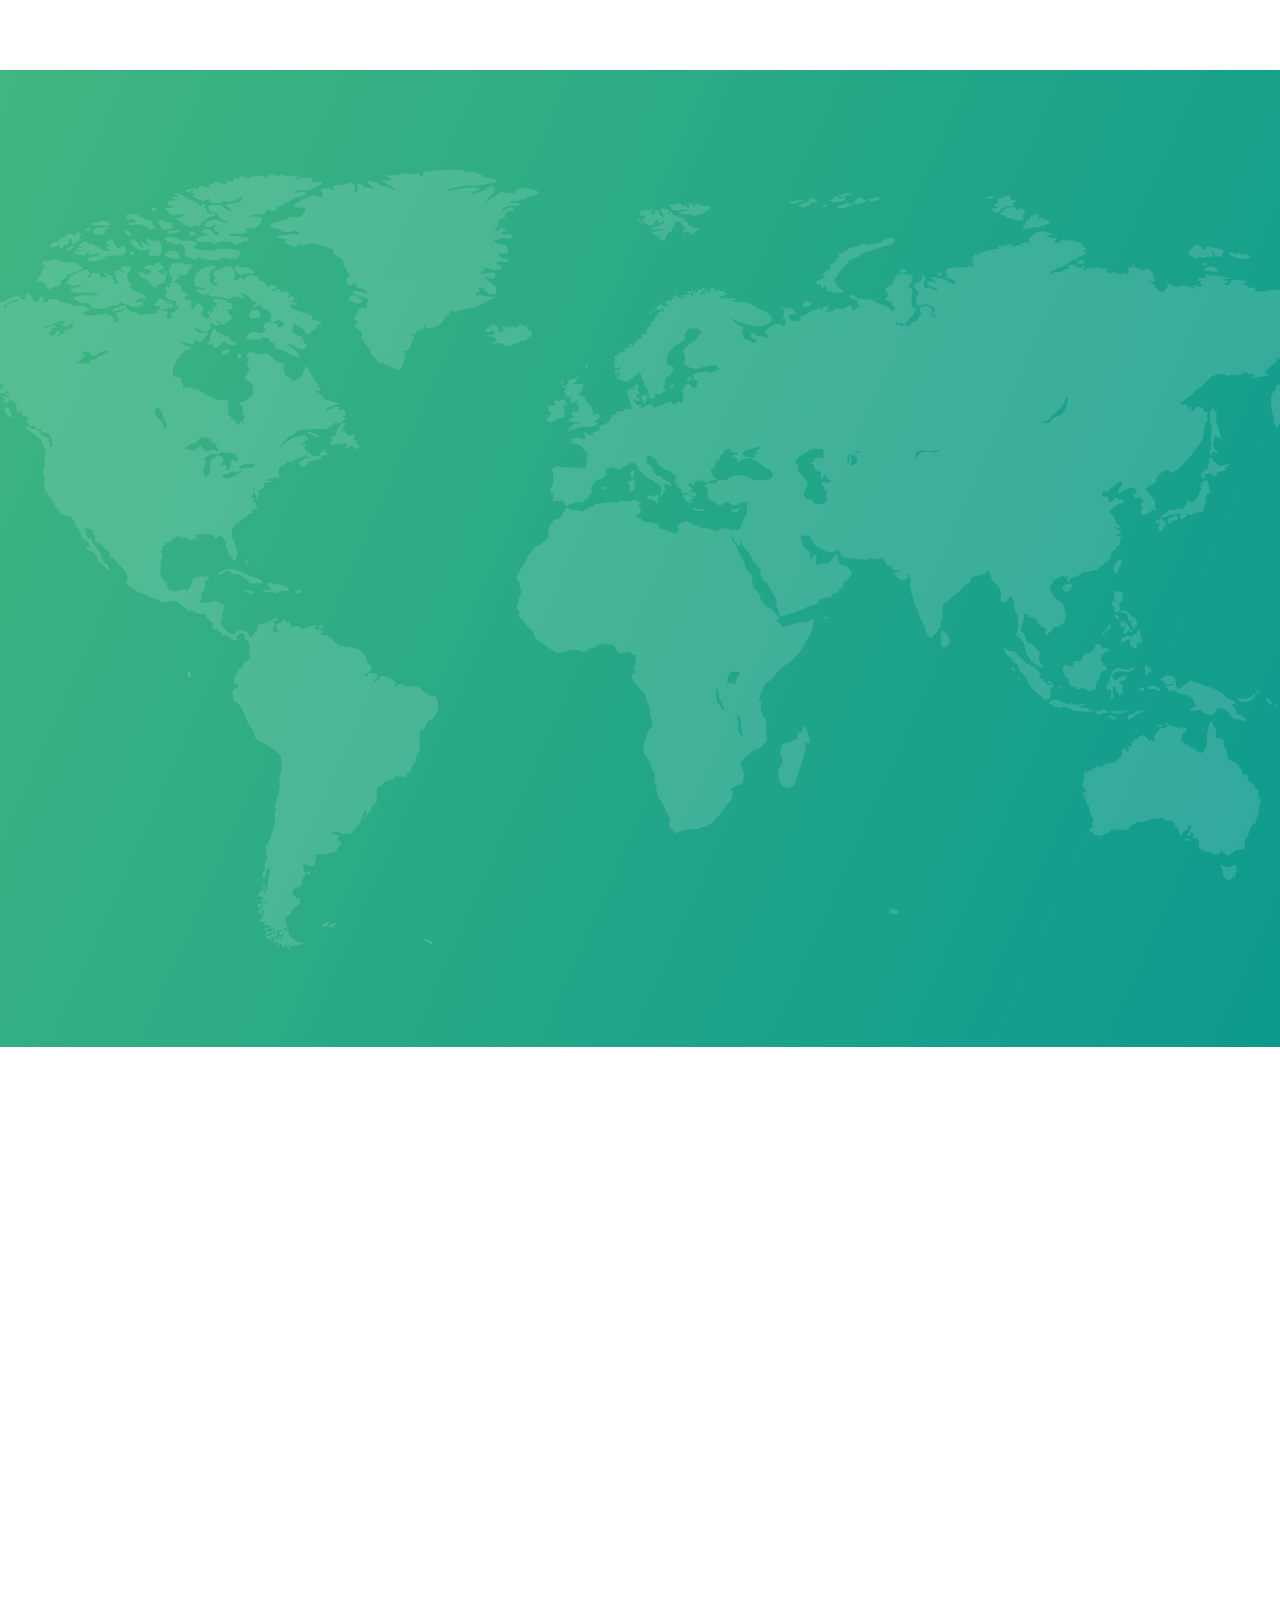
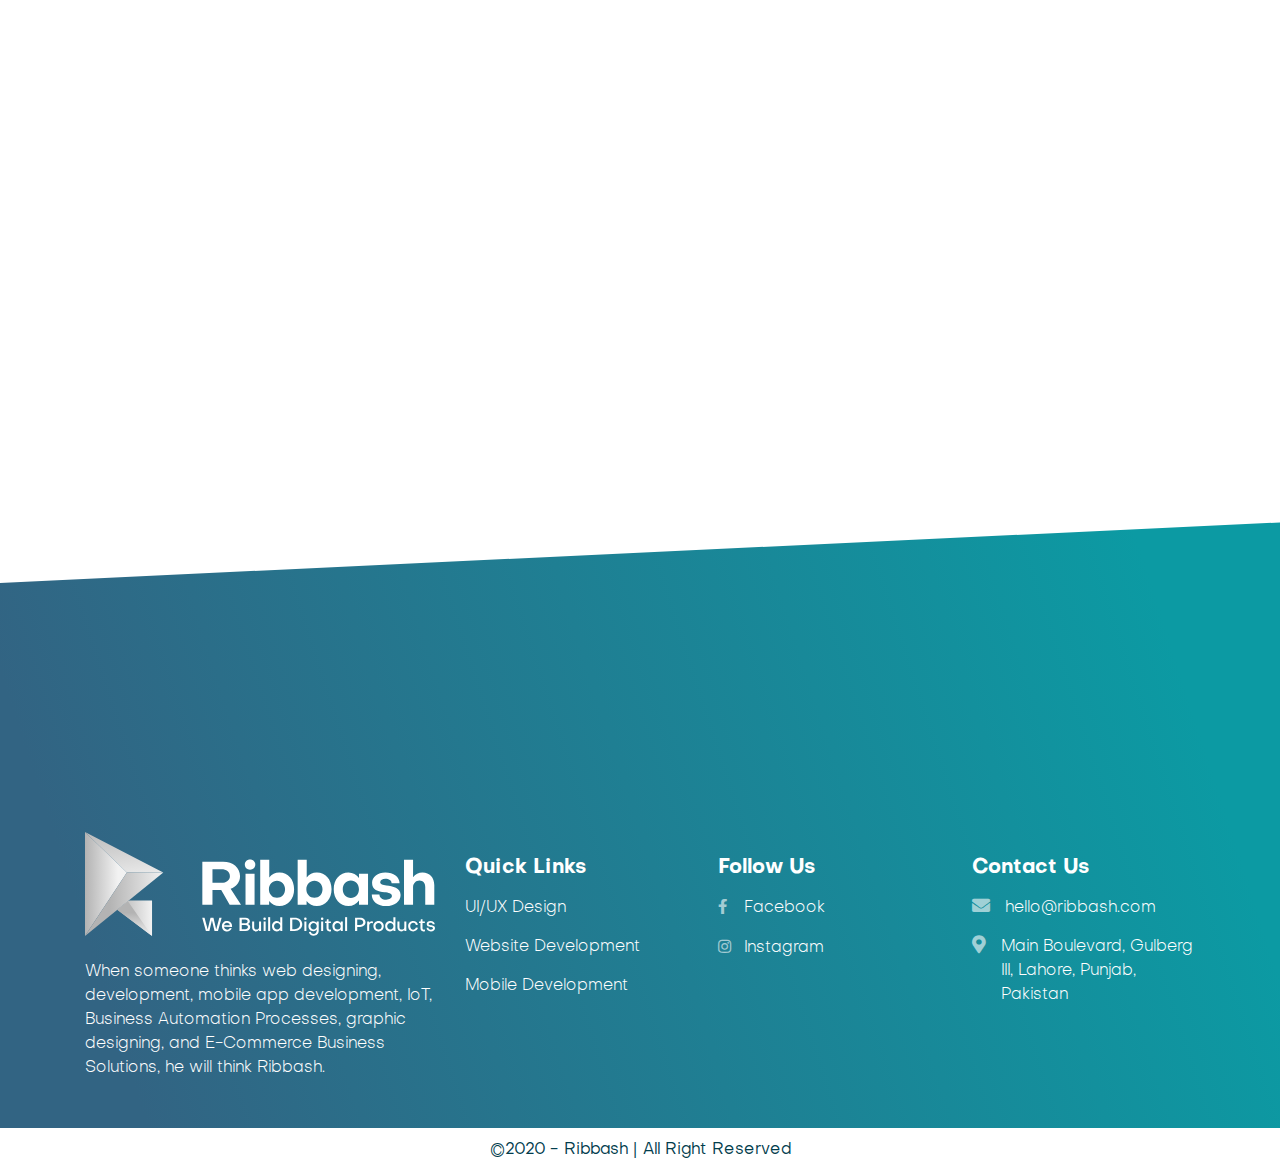
<file: nomad.html>
<!DOCTYPE html>
<html lang="en">

<head>
    <meta charset="UTF-8">
    <meta name="viewport" content="width=device-width, initial-scale=1.0">
    <title>Nomad - Portfolio</title>

    <!-- CSS -->
    <link rel="stylesheet" href="css/bootstrap.min.css" media="all" />
    <link rel="stylesheet" href="css/all.min.css" media="all" />
    <link rel="stylesheet" href="css/owl.carousel.min.css" media="all" />
    <link rel="stylesheet" href="css/owl.theme.default.min.css" media="all" />
    <link rel="stylesheet" href="css/animate.min.css" media="all" />

    <link rel="stylesheet" href="css/el_style.css">

    <link rel="stylesheet" href="css/style.css" media="all" />
    <link rel="stylesheet" href="css/colors.css" media="all" />
    <link rel="stylesheet" href="css/responsive.css" media="all" />

	<link rel="icon" href="img/favicon.svg" type="image/svg+xml" sizes="any" />

</head>

<body>
    <div class="rd-wrap">

        <!--Header Section Start-->
		<header class="rd-header rd-header-transparent">
			<div class="container">
				<nav class="navbar navbar-expand-lg navbar-dark px-0 rd-navbar">
					<a class="navbar-brand rd-logo py-0" href="index.html">
						<img src="img/logo-white.svg" data-src-alt="img/logo-black.svg" alt="logo" />
					</a>
					<button class="navbar-toggler" type="button" data-toggle="collapse" data-target="#defaultNavbar1" aria-controls="defaultNavbar1" aria-expanded="false" aria-label="Toggle navigation">
						<span class="navbar-toggler-icon"></span>
					</button>

					<div class="collapse navbar-collapse" id="defaultNavbar1">
						<ul class="navbar-nav ml-auto rd-navmenu">
							<li class="nav-item">
								<a class="nav-link pl-3 pr-3" href="index.html">Home</a>
							</li>
							<li class="nav-item dropdown">
								<a class="nav-link dropdown-toggle pl-3 pr-3" href="#" id="ourWorkDropdown" role="button" data-toggle="dropdown" aria-haspopup="true" aria-expanded="false">Our Work</a>
								<div class="dropdown-menu rd-dropdown-work" aria-labelledby="ourWorkDropdown">
									<div class="container">
										<div class="row row-cols-1 row-cols-lg-6 align-items-center justify-content-sm-center">
											<div class="col">
												<a class="dropdown-item" href="nomad.html" data-toggle="tooltip" data-placement="bottom" title="Nomad">
													<img src="img/Nomad.svg" alt="Nomad" />
													<span>Nomad</span>
												</a>
											</div>
											<div class="col">
												<a class="dropdown-item" href="onshore.html" data-toggle="tooltip" data-placement="bottom" title="Onshore Momentum">
													<img src="img/Onshore-Momentum.svg" alt="Onshore" />
													<span>Onshore Momentum</span>
												</a>
											</div>
											<div class="col">
												<a class="dropdown-item" href="one-gift.html" data-toggle="tooltip" data-placement="bottom" title="OneGift">
													<img src="img/OneGift.svg" alt="OneGift" />
													<span>OneGift</span>
												</a>
											</div>
											<div class="col">
												<a class="dropdown-item" href="no-bs-dashboard.html" data-toggle="tooltip" data-placement="bottom" title="NO-BS Dashboard">
													<img src="img/NO-BS.svg" alt="NO-BS Dashboard" />
													<span>NO-BS Dashboard</span>
												</a>
											</div>
											<div class="col">
												<a class="dropdown-item" href="yor-hero.html" data-toggle="tooltip" data-placement="bottom" title="YOR Hero">
													<img src="img/YorHero.svg" alt="YOR Hero" />
													<span>YOR Hero</span>
												</a>
											</div>
										</div>
									</div>
								</div>
							</li>
							<li class="nav-item dropdown">
								<a class="nav-link dropdown-toggle pl-3 pr-3" href="#" id="servicesDropdown" role="button" data-toggle="dropdown" aria-haspopup="true" aria-expanded="false">Services</a>
								<div class="dropdown-menu rd-dropdown-services" aria-labelledby="servicesDropdown">
									<div class="container">
										<div class="row row-cols-1 row-cols-lg-3">
											<div class="col">
												<a class="dropdown-item" href="ui-ux.html">
													<img src="img/ui-ux-icon.svg" alt="ui-ux-icon" />
													<span>UI/UX Design</span>
												</a>
											</div>
											<div class="col">
												<a class="dropdown-item" href="web-development.html">
													<img src="img/web-development-icon.svg" alt="web-developer-icon" />
													<span>Web Development</span>
												</a>
											</div>
											<div class="col">
												<a class="dropdown-item" href="mobile-development.html">
													<img src="img/mobile-development-icon.svg" alt="mobile-developer-icon" />
													<span>Mobile Development</span>
												</a>
											</div>
										</div>
									</div>
								</div>
							</li>
							<!-- <li class="nav-item"><a class="nav-link pl-3 pr-3" href="#">Jobs</a></li> -->
							<li class="nav-item"><a class="nav-link pl-3 pr-3" href="about-us.html">About Us</a></li>
							<li class="nav-item px-3 px-lg-0"><a class="btn btn-light rd-button rd-button-effect1" href="contact-us.html">Contact Us</a></li>
						</ul>
					</div>
				</nav>
			</div>
		</header>
		<!--Header Section End-->

        <!--Banner Section Start-->
        <section class="rd-section rd-portfolio-banner-section rd-gradient-bg-green rd-clip-bg-bottom-right">
        </section>
        <!--Banner Section End-->

        <!--Browser Section Start-->
        <section class="rd-section pb-5">
            <div class="container">
                <div class="row">
                    <div class="col">
                        <div class="rd-browser-frame wow fadeInUp">
                            <div class="rd-browser-head">
                                <span class="rd-browser-dot"></span>
                                <span class="rd-browser-dot"></span>
                                <span class="rd-browser-dot"></span>
                            </div>
                            <div class="rd-browser-screen">
                                <img src="img/nomad-landing-page.jpg" srcset="img/nomad-landing-page@2x.jpg 2x, img/nomad-landing-page@3x.jpg 3x" alt="" />
                            </div>
                        </div>
                    </div>
                </div>
            </div>
        </section>
        <!--Browser Section End-->

        <!--Overview Section Start-->
        <section class="rd-section py-5">
            <div class="container">
                <div class="row">
                    <div class="col">
                        <div class="rd-infobox text-center">
                            <h2 class="rd-title rd-title-strip rd-title-strip-green rd-title-strip-center rd-text-dark mb-3 wow fadeInUp">
                                <span class="font-weight-bold">Overview</span>
                            </h2>
                            <p class="rd-sub-text mb-0 wow fadeInUp">Tourism and traveling are some of the most flourishing industries in the world. In the present digital world, its importance has increased a lot, as people have numerous online opportunities to find out the right destination
                                and choose the best companies to assist. Nomed Travelers know the value of online presence that encouraged them to develop a website through which their clients might connect them and acquire these services. Ribbash helped
                                them in this regard and designed a website by addressing all the requirements, which they were expecting.</p>
                        </div>
                    </div>
                </div>
            </div>
        </section>
        <!--Overview Section End-->

        <!--Features Section Start-->
        <section class="rd-section py-5">
            <div class="container">
                <div class="row justify-content-center">
                    <div class="col-12 col-md-5 col-xl-4 border-right">
                        <div class="rd-infobox">
                            <h2 class="rd-feature-title rd-title-strip rd-title-strip-green rd-text-dark mb-3 wow fadeInUp">
                                <span class="font-weight-bold">Platform</span>
                            </h2>
                            <div class="row rd-features-list rd-features-list-green rd-text-dark wow fadeInUp">
                                <div class="col-12 col-sm-4 rd-features-list-item">Web</div>
                                <div class="col-12 col-sm-8 rd-features-list-item">Mobile App</div>
                            </div>
                        </div>
                    </div>
                    <div class="col-12 col-md-7 col-xl-6 pl-3 pl-md-4 pl-lg-5 mt-5 mt-md-0">
                        <div class="rd-infobox">
                            <h2 class="rd-feature-title rd-title-strip rd-title-strip-green rd-text-dark mb-3 wow fadeInUp">
                                <span class="font-weight-bold">Deliverables</span>
                            </h2>
                            <div class="row rd-features-list rd-features-list-green rd-text-dark wow fadeInUp">
                                <div class="col-12 col-sm-5 rd-features-list-item">UI/UX Design</div>
                                <div class="col-12 col-sm-4 rd-features-list-item">Wireframes</div>
                                <div class="col-12 col-sm-3 rd-features-list-item">Frontend</div>
                            </div>
                        </div>
                    </div>
                </div>
            </div>
        </section>
        <!--Features Section End-->

        <!--Color-Palette Section Start-->
        <section class="rd-section py-5">
            <div class="container">
                <div class="row">
                    <div class="col">
                        <div class="rd-infobox text-center wow fadeInUp">
                            <h2 class="rd-title rd-title-strip rd-title-strip-green rd-title-strip-center rd-text-dark mb-3">
                                <span class="font-weight-bold">Color palette</span>
                            </h2>
                        </div>
                    </div>
                </div>
                <div class="row justify-content-center wow fadeInUp">
                    <div class="col-6 col-sm-4 col-md-2">
                        <figure class="rd-color-palette">
                            <img src="img/group-13637.svg" alt="">
                        </figure>
                    </div>
                    <div class="col-6 col-sm-4 col-md-2">
                        <figure class="rd-color-palette">
                            <img src="img/group-13642.svg" alt="">
                        </figure>
                    </div>
                    <div class="col-6 col-sm-4 col-md-2">
                        <figure class="rd-color-palette">
                            <img src="img/group-13637.svg" alt="">
                        </figure>
                    </div>
                    <div class="col-6 col-sm-4 col-md-2">
                        <figure class="rd-color-palette">
                            <img src="img/group-13637.svg" alt="">
                        </figure>
                    </div>
                    <div class="col-6 col-sm-4 col-md-2">
                        <figure class="rd-color-palette">
                            <img src="img/group-13641.svg" alt="">
                        </figure>
                    </div>
                </div>
            </div>
        </section>
        <!--Color-Palette Section End-->

        <!--Typeface Section Start-->
        <section class="rd-section py-5">
            <div class="container">
                <div class="row">
                    <div class="col">
                        <div class="rd-infobox text-center wow fadeInUp">
                            <h2 class="rd-title rd-title-strip rd-title-strip-green rd-title-strip-center rd-text-dark mb-3">
                                <span class="font-weight-bold">Typeface</span>
                            </h2>
                        </div>
                    </div>
                </div>
                <div class="row px-0 px-xl-5 mt-4">
                    <div class="col-12 col-sm-6 col-md-4 mb-5 mb-md-0">
                        <div class="rd-typeface-roboto-bold rd-text-dark text-center text-sm-left wow fadeInLeft">
                            <h4 class="rd-typeface-name">Roboto</h4>
                            <span class="rd-typeface-weight">Bold</span>
                            <p class="rd-typeface-sample">Aa Bb Cc 123 #&$</p>
                        </div>
                    </div>
                    <div class="col-12 col-sm-6 col-md-4 mb-5 mb-md-0">
                        <div class="rd-typeface-roboto-normal rd-text-dark text-center text-sm-left wow fadeInUp">
                            <h4 class="rd-typeface-name">Roboto</h4>
                            <span class="rd-typeface-weight">Regular</span>
                            <p class="rd-typeface-sample">Aa Bb Cc 123 #&$</p>
                        </div>
                    </div>
                    <div class="col-12 col-sm-6 col-md-4">
                        <div class="rd-typeface-helvetica-normal rd-text-dark text-center text-sm-left wow fadeInRight">
                            <h4 class="rd-typeface-name">Helvetica Neue</h4>
                            <span class="rd-typeface-weight">Regular</span>
                            <p class="rd-typeface-sample">Aa Bb Cc 123 #&$</p>
                        </div>
                    </div>
                </div>
            </div>
        </section>
        <!--Typeface Section End-->

        <!--Web Preview Section Start-->
        <section class="rd-section rd-web-preview-section py-5">
            <div class="container-fluid">
                <div class="row">
                    <div class="col">
                        <div class="rd-infobox rd-infobox-web-preview text-center rd-text-dark">
                            <h2 class="rd-title rd-title-strip rd-title-strip-green rd-title-strip-center mb-3 wow fadeInUp">
                                <span class="font-weight-bold">Web</span>
                                <span class="font-weight-normal">Preview</span>
                            </h2>
                        </div>
                        <figure class="rd-web-preview-banner wow fadeInUp">
                            <img src="img/rectangle.jpg" srcset="img/rectangle@2x.jpg 2x, img/rectangle@3x.jpg 3x" alt="" />
                        </figure>
                    </div>
                </div>
            </div>
            <div class="container">
                <div class="row align-items-center">
                    <div class="col-12 col-md-3 d-none d-md-block">
                        <h3 class="rd-preview-title rd-title-strip rd-title-strip-green rd-text-dark rd-red-balloon wow fadeInUp">Landing Page</h3>
                    </div>
                    <div class="col-12 col-md-9">
                        <figure class="rd-web-preview-img rd-web-preview wow fadeInUp">
                            <img src="img/group-13573.png" srcset="img/group-13573@2x.png 2x, img/group-13573@3x.png 3x" alt="" />
                        </figure>
                    </div>
                </div>
                <div class="row align-items-center">
                    <div class="col-12 col-md-9">
                        <figure class="rd-web-preview-img rd-web-straight-img wow fadeInUp">
                            <img src="img/profile-detail-page.png" srcset="img/profile-detail-page@2x.png 2x, img/profile-detail-page@3x.png 3x" alt="" />
                        </figure>
                    </div>
                    <div class="col-12 col-md-3 d-none d-md-block">
                        <h3 class="rd-preview-title rd-title-strip rd-title-strip-green rd-text-dark rd-green-balloon wow fadeInUp">Profile Detail Page</h3>
                    </div>
                </div>
                <div class="row align-items-center">
                    <div class="col-12 col-md-3 d-none d-md-block">
                        <h3 class="rd-preview-title rd-title-strip rd-title-strip-green rd-text-dark rd-blue-balloon wow fadeInUp">Search Result Page</h3>
                    </div>
                    <div class="col-12 col-md-9">
                        <figure class="rd-web-preview-img rd-web-straight-img wow fadeInUp">
                            <img src="img/search-resutl-page.png" srcset="img/search-resutl-page@2x.png 2x, img/search-resutl-page@3x.png 3x" alt="" />
                        </figure>
                    </div>
                </div>
            </div>
        </section>
        <!--Web Preview Section End-->

        <!--App Preview Section Start-->
        <section class="rd-section rd-app-preview-section rd-gradient-bg-green rd-bg-map">
            <div class="container">
                <div class="row">
                    <div class="col">
                        <div class="rd-infobox text-center text-white">
                            <h2 class="rd-title rd-title-strip rd-title-strip-center mb-3 wow fadeInUp">
                                <span class="font-weight-bold">App</span>
                                <span class="font-weight-normal">Preview</span>
                            </h2>
                        </div>
                    </div>
                </div>
            </div>
            <div class="container-fluid">
                <div class="row">
                    <div class="col">
                        <!--Owl-Carousel Start-->
                        <div class="owl-carousel owl-theme rd-app-preview-carousel rd-carousel-arrows rd-app-carousel-left wow slideInLeft">
                            <figure class="rd-app-item">
                                <img src="img/nomad-app-1.png" alt="app preview">
                            </figure>
                            <figure class="rd-app-item">
                                <img src="img/nomad-app-2.png" alt="app preview">
                            </figure>
                            <figure class="rd-app-item">
                                <img src="img/nomad-app-3.png" alt="app preview">
                            </figure>
                            <figure class="rd-app-item">
                                <img src="img/nomad-app-4.png" alt="app preview">
                            </figure>
                            <figure class="rd-app-item">
                                <img src="img/nomad-app-2.png" alt="app preview">
                            </figure>
                        </div>
                        <!--Owl-Carousel End-->
                    </div>
                </div>
            </div>
        </section>
        <!--App Preview Section End-->

        <!--Testimonials Section Start-->
        <section class="rd-testimonials-section pb-4">
            <div class="container">
                <div class="row">
                    <div class="col rd-testimonial-logo-wrap">
                        <div class="rd-testimonial-card rd-testimonial-card-wide rounded rd-pushup wow fadeInUp">
                            <p class="rd-testimonial-text font-italic rd-quote-mark">“As we had been the clients of Ribbash and completed some projects before with their assistance, we were convinced that they would be able to complete this assignment as well. And we really liked the effort they made in designing
                                this website. Even though we belong to different regions but they finished the task exceptionally well. We really appreciate their skills, professionalism, and approach towards the job they do”</p>
                            <div class="rd-testimonial-info">
                                <div class="rd-testimonial-thumb">js</div>
                                <div class="rd-testimonial-basic">
                                    <h4 class="rd-client-name rd-text-dark mb-0">Jordan Schwartz</h4>
                                    <span class="rd-client-designation">Founder</span>
                                </div>
                            </div>
                        </div>
                    </div>
                </div>
            </div>
        </section>
        <!--Testimonials Section End-->

        <!--Related Products Section Start-->
        <section class="rd-testimonials-section rd-pt-65 pb-4">
            <div class="container">
                <div class="row">
                    <div class="col">
                        <div class="rd-infobox text-center">
                            <h2 class="rd-title rd-title-strip rd-title-strip-green rd-title-strip-center rd-text-dark mb-3 wow fadeInUp">
                                <span class="font-weight-bold">Related</span>
                                <span class="font-weight-normal">Work</span>
                            </h2>
                        </div>
                        <!--Owl-Carousel Start-->
                        <div class="owl-carousel owl-theme rd-related-products-carousel rd-carousel-arrows wow fadeInUp">
                            <figure class="mb-0">
                                <a href="nomad.html">
                                    <img src="img/Nomad.png" alt="related products">
                                </a>
                            </figure>
                            <figure class="mb-0">
                                <a href="onshore.html">
                                    <img src="img/Onshore-Momentum.png" alt="related products">
                                </a>
                            </figure>
                            <figure class="mb-0">
                                <a href="one-gift.html">
                                    <img src="img/OneGift.png" alt="related products">
                                </a>
                            </figure>
                            <figure class="mb-0">
                                <a href="no-bs-dashboard.html">
                                    <img src="img/NO-BS-Dashboard.png" alt="related products">
                                </a>
                            </figure>
                        </div>
                        <!--Owl-Carousel End-->
                    </div>
                </div>
            </div>
        </section>
        <!--Related Products Section End-->

        <!--Contact Form Section Start-->
        <section class="rd-contact-form-section rd-pt-65">
            <div class="container-fluid">
                <div class="rd-contact-form-box rd-container-1170 wow pulse">
                    <div class="rd-infobox text-center">
                        <h2 class="rd-title rd-title-strip rd-title-strip-dark rd-title-strip-center rd-text-dark mb-3">
                            <span class="font-weight-bold">Let Us Help In Your Next Project</span>
                        </h2>
                    </div>
                    <form class="rd-contact-form" action="includes/contact-form-handler.php" method="post">
                        <div class="row">
                            <div class="form-group col-md-4 mb-4">
                                <label for="full-name">Full Name</label>
                                <input type="text" name="full-name" id="full-name" class="form-control" placeholder="John Smiths">
                            </div>
                            <div class="form-group col-md-4 mb-4">
                                <label for="email">Email</label>
                                <input type="email" name="email" id="email" class="form-control" placeholder="johnsmiths@ribbash.com" required>
                            </div>
                            <div class="form-group col-md-4 mb-4">
                                <label for="website">Website</label>
                                <input type="text" name="website" id="website" class="form-control" placeholder="https://www.example.com/">
                            </div>
                        </div>
                        <div class="form-group">
                            <label for="message">Message</label>
                            <textarea class="form-control" name="message" id="message" rows="3" required></textarea>
                        </div>
                        <div class="text-center">
                            <button class="btn btn-light rd-button rd-gradient-bg-orient-blue rd-button-effect1 mt-4" type="submit">Submit</button>
                        </div>
                    </form>
                </div>
            </div>
        </section>
        <!--Contact Form Section End-->

        <!--Footer Section Start-->
		<footer class="rd-footer">
			<div class="rd-footer-top rd-gradient-bg-orient-blue pb-5 rd-clip-bg-top-left font-weight-light">
				<div class="container">
					<div class="row d-none">
						<div class="col">
							<div class="rd-infobox text-center">
								<h2 class="rd-title rd-title-strip rd-title-strip-center text-white mb-3">
									<span class="font-weight-bold">Company News</span>
								</h2>
							</div>
							<!--Owl-Carousel Start-->
							<div class="owl-carousel owl-theme rd-blog-carousel">
								<div class="card rd-blog-item border-0">
									<figure class="rd-blog-img mb-0">
										<img src="img/mask-group--14.jpg" srcset="img/mask-group--14@2x.jpg 2x, img/mask-group--14@3x.jpg 3x" alt="">
									</figure>
									<div class="card-body d-flex flex-column rd-blog-content">
										<h4 class="rd-blog-title">
											<a href="#">Lorem Ipsum is simply dummy text of the printing</a>
										</h4>
										<div class="rd-blog-metadata mt-auto">
											<span class="rd-blog-published"><i class="far fa-calendar-alt"></i>2 Days Ago</span>
											<span class="rd-blog-time"><i class="far fa-clock"></i>2 mint</span>
										</div>
									</div>
								</div>
								<div class="card rd-blog-item border-0">
									<figure class="rd-blog-img mb-0">
										<img src="img/mask-group--11.jpg" srcset="img/mask-group--11@2x.jpg 2x, img/mask-group--11@3x.jpg 3x" alt="">
									</figure>
									<div class="card-body d-flex flex-column rd-blog-content">
										<h4 class="rd-blog-title">
											<a href="#">Porem Ipsum is simply dummy of the printing and typesetting.</a>
										</h4>
										<div class="rd-blog-metadata mt-auto">
											<span class="rd-blog-published"><i class="far fa-calendar-alt"></i>2 Days Ago</span>
											<span class="rd-blog-time"><i class="far fa-clock"></i>2 mint</span>
										</div>
									</div>
								</div>
								<div class="card rd-blog-item border-0">
									<figure class="rd-blog-img mb-0">
										<img src="img/people-inside-room-3184657.jpg" srcset="img/people-inside-room-3184657@2x.jpg 2x, img/people-inside-room-3184657@3x.jpg 3x" alt="">
									</figure>
									<div class="card-body d-flex flex-column rd-blog-content">
										<h4 class="rd-blog-title">
											<a href="#">Horem Ipsum has been the industrys standard dummy text ever since.</a>
										</h4>
										<div class="rd-blog-metadata mt-auto">
											<span class="rd-blog-published"><i class="far fa-calendar-alt"></i>2 Days Ago</span>
											<span class="rd-blog-time"><i class="far fa-clock"></i>2 mint</span>
										</div>
									</div>
								</div>
								<div class="card rd-blog-item border-0">
									<figure class="rd-blog-img mb-0">
										<img src="img/mask-group--11.jpg" srcset="img/mask-group--11@2x.jpg 2x, img/mask-group--11@3x.jpg 3x" alt="">
									</figure>
									<div class="card-body d-flex flex-column rd-blog-content">
										<h4 class="rd-blog-title">
											<a href="#">Porem Ipsum is simply dummy of the printing and typesetting.</a>
										</h4>
										<div class="rd-blog-metadata mt-auto">
											<span class="rd-blog-published"><i class="far fa-calendar-alt"></i>2 Days Ago</span>
											<span class="rd-blog-time"><i class="far fa-clock"></i>2 mint</span>
										</div>
									</div>
								</div>
							</div>
							<!--Owl-Carousel End-->
						</div>
					</div>
					<span class="rd-divider w-100 mt-5 mb-5 d-none"></span>
					<div class="row text-white">
						<div class="col-12 col-md-4">
							<div class="rd-footer-intro">
								<a class="rd-footer-logo d-inline-block mb-4" href="index.html">
									<img src="img/logo-white.svg" alt="logo" />
								</a>
								<p class="mb-0">When someone thinks web designing, development, mobile app development, IoT, Business Automation Processes, graphic designing, and E-Commerce Business Solutions, he will think Ribbash.</p>
							</div>
						</div>
						<div class="col-12 col-md-8">
							<div class="row">
								<div class="col-12 col-md-4">
										<h4 class="rd-sub-title mt-4 mb-3">Quick Links</h4>
										<ul class="rd-footer-list rd-quick-links list-inline mb-0">
											<li><a href="ui-ux.html">UI/UX Design</a></li>
											<li><a href="web-development.html">Website Development</a></li>
											<li><a href="mobile-development.html">Mobile Development</a></li>
										</ul>
								</div>
								<div class="col-12 col-md-4">
									<div class="rd-footer-links-wrap">
										<h4 class="rd-sub-title mt-4 mb-3">Follow Us</h4>
										<ul class="rd-footer-list rd-social-links-vr list-inline mb-0">
											<li>
												<i class="fab fa-facebook-f"></i>
												<a href="#" target="_blank">Facebook</a>
											</li>
											<li>
												<i class="fab fa-instagram"></i>
												<a href="#" target="_blank">Instagram</a>
											</li>
										</ul>
									</div>
								</div>
								<div class="col-12 col-md-4">
									<div class="rd-footer-links-wrap">
										<h4 class="rd-sub-title mt-4 mb-3">Contact Us</h4>
										<ul class="rd-footer-list rd-contact-info list-inline mb-0">
											<li>
												<i class="fas fa-envelope"></i>
												<a href="mailto:hello@ribbash.com">hello@ribbash.com</a>
											</li>
											<li class="d-flex align-items-baseline">
												<i class="fas fa-map-marker-alt"></i>
												<span>Main Boulevard, Gulberg III, Lahore, Punjab, Pakistan</span>
											</li>
										</ul>
									</div>
								</div>
							</div>
						</div>
					</div>
				</div>
			</div>
			<div class="rd-copyright-footer rd-text-dark">
				<div class="container">
					<div class="row">
						<div class="col-12 text-center">
							<p class="rd-sub-text mb-0 font-weight-normal">©2020 - Ribbash | All Right Reserved</p>
						</div>
					</div>
				</div>
			</div>
		</footer>
		<!--Footer End-->

    </div>


    <!-- jQuery library -->
    <script src="js/jquery-3.4.1.min.js"></script>
    <script src="js/bootstrap.bundle.min.js"></script>
    <script src="js/owl.carousel.min.js"></script>
    <script src="js/wow.min.js"></script>

    <script src="js/bodymovin.js"></script>
    <script src="js/home_index.js"></script>
    <script src="js/jquery.parallax-scroll.js"></script>

    <script src="js/custom-script.js"></script>

</body>

</html>
</file>
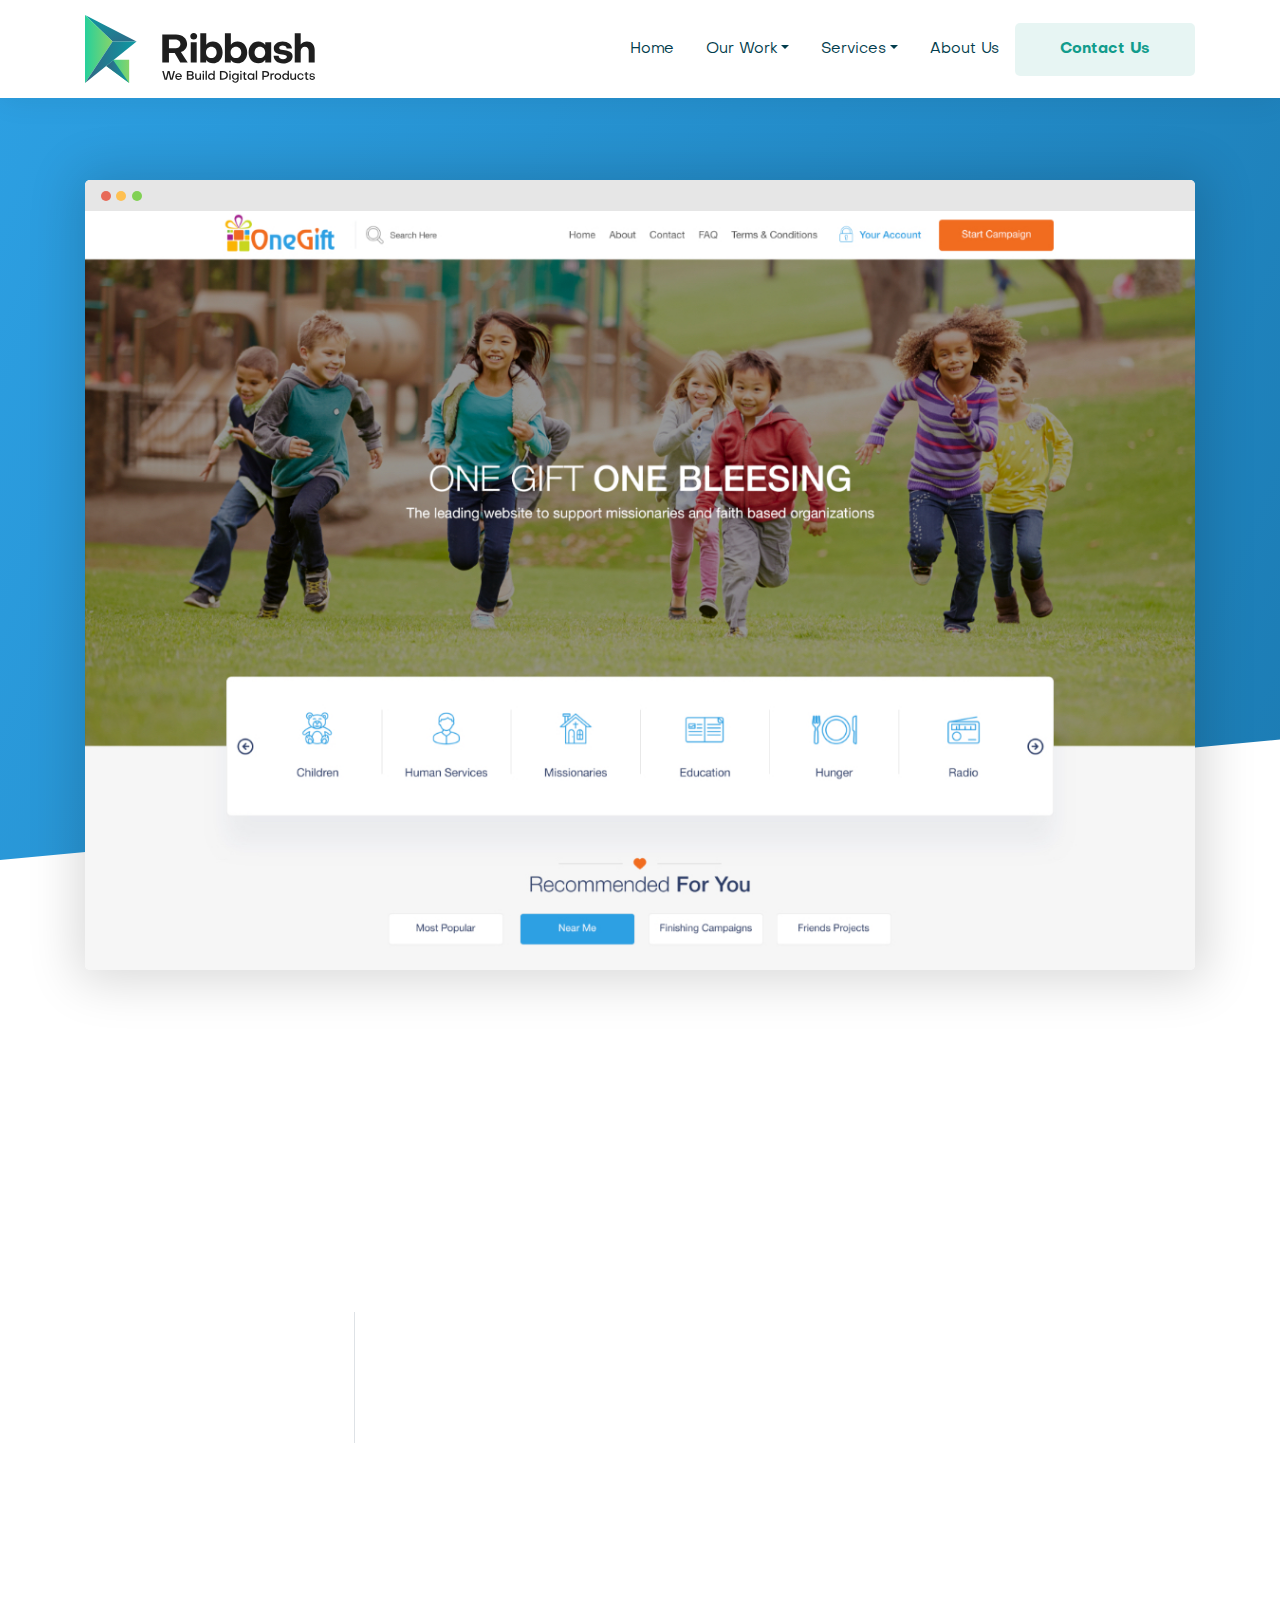
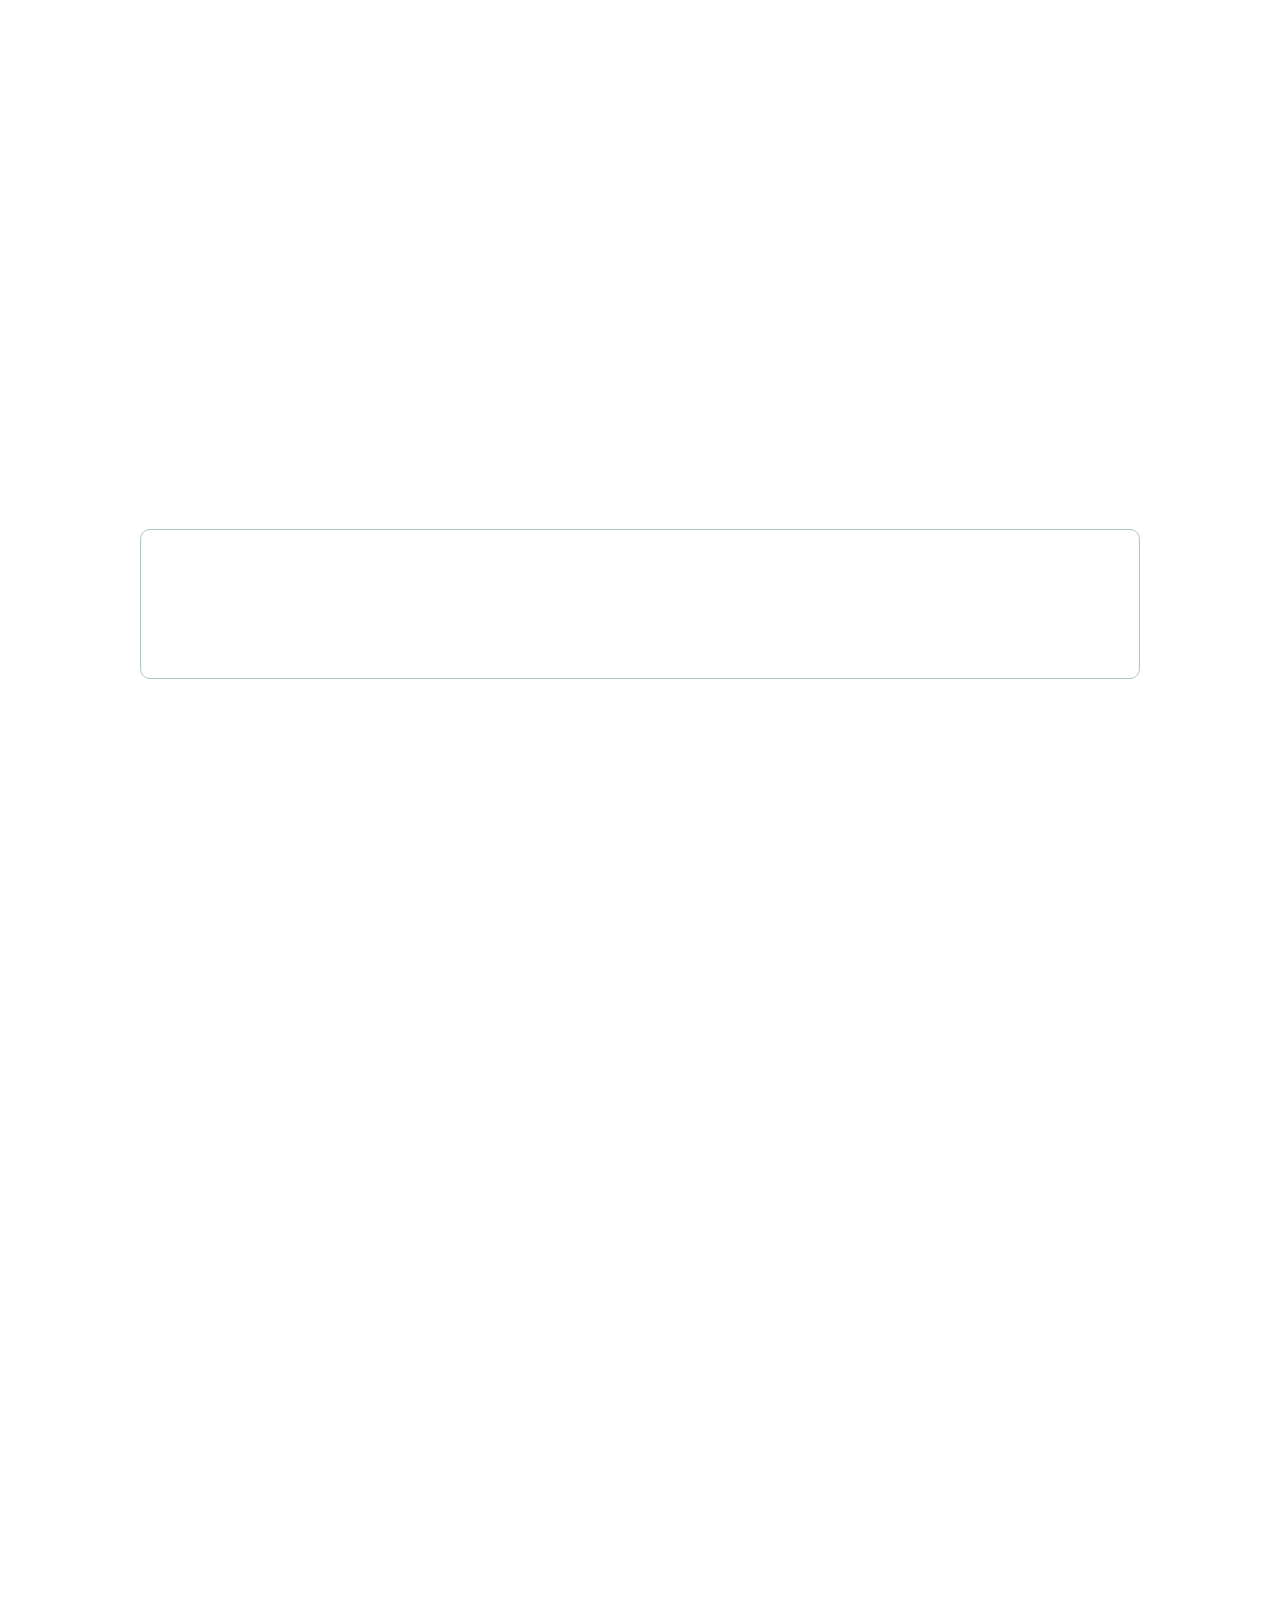
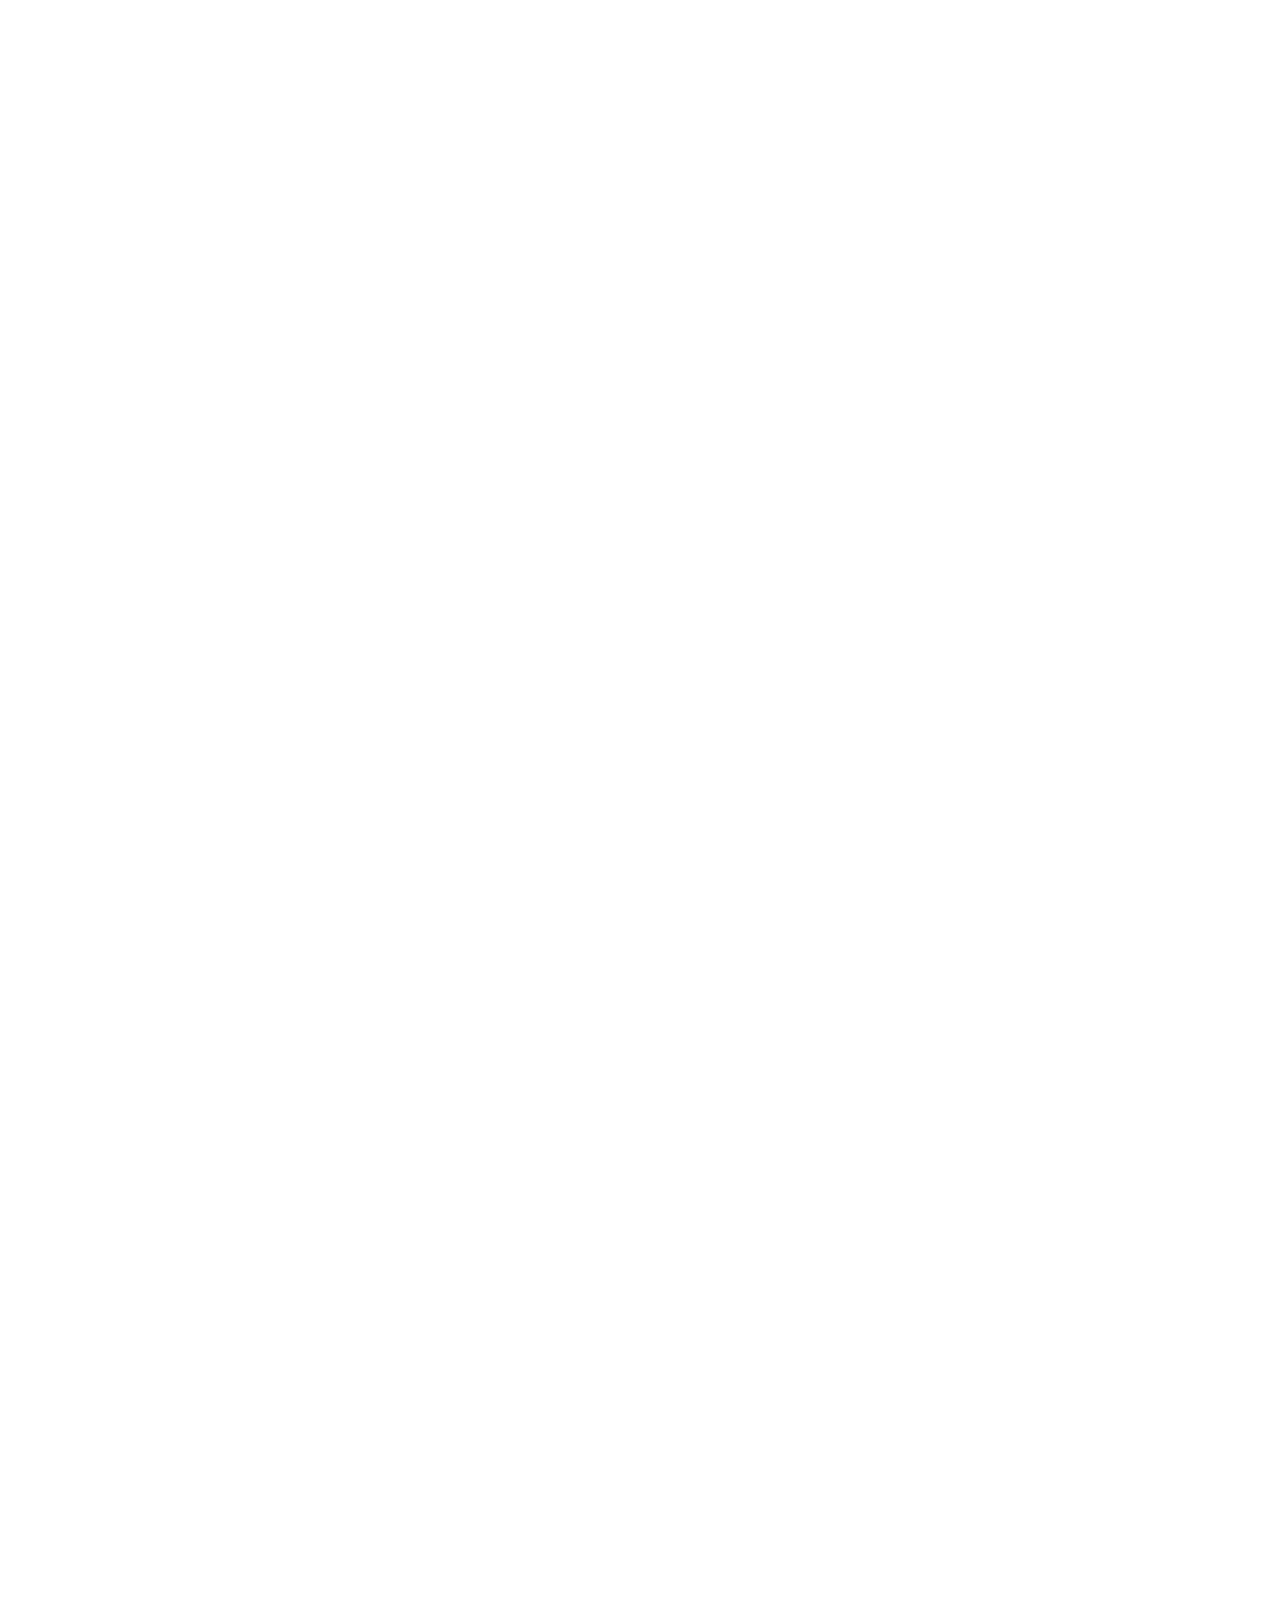
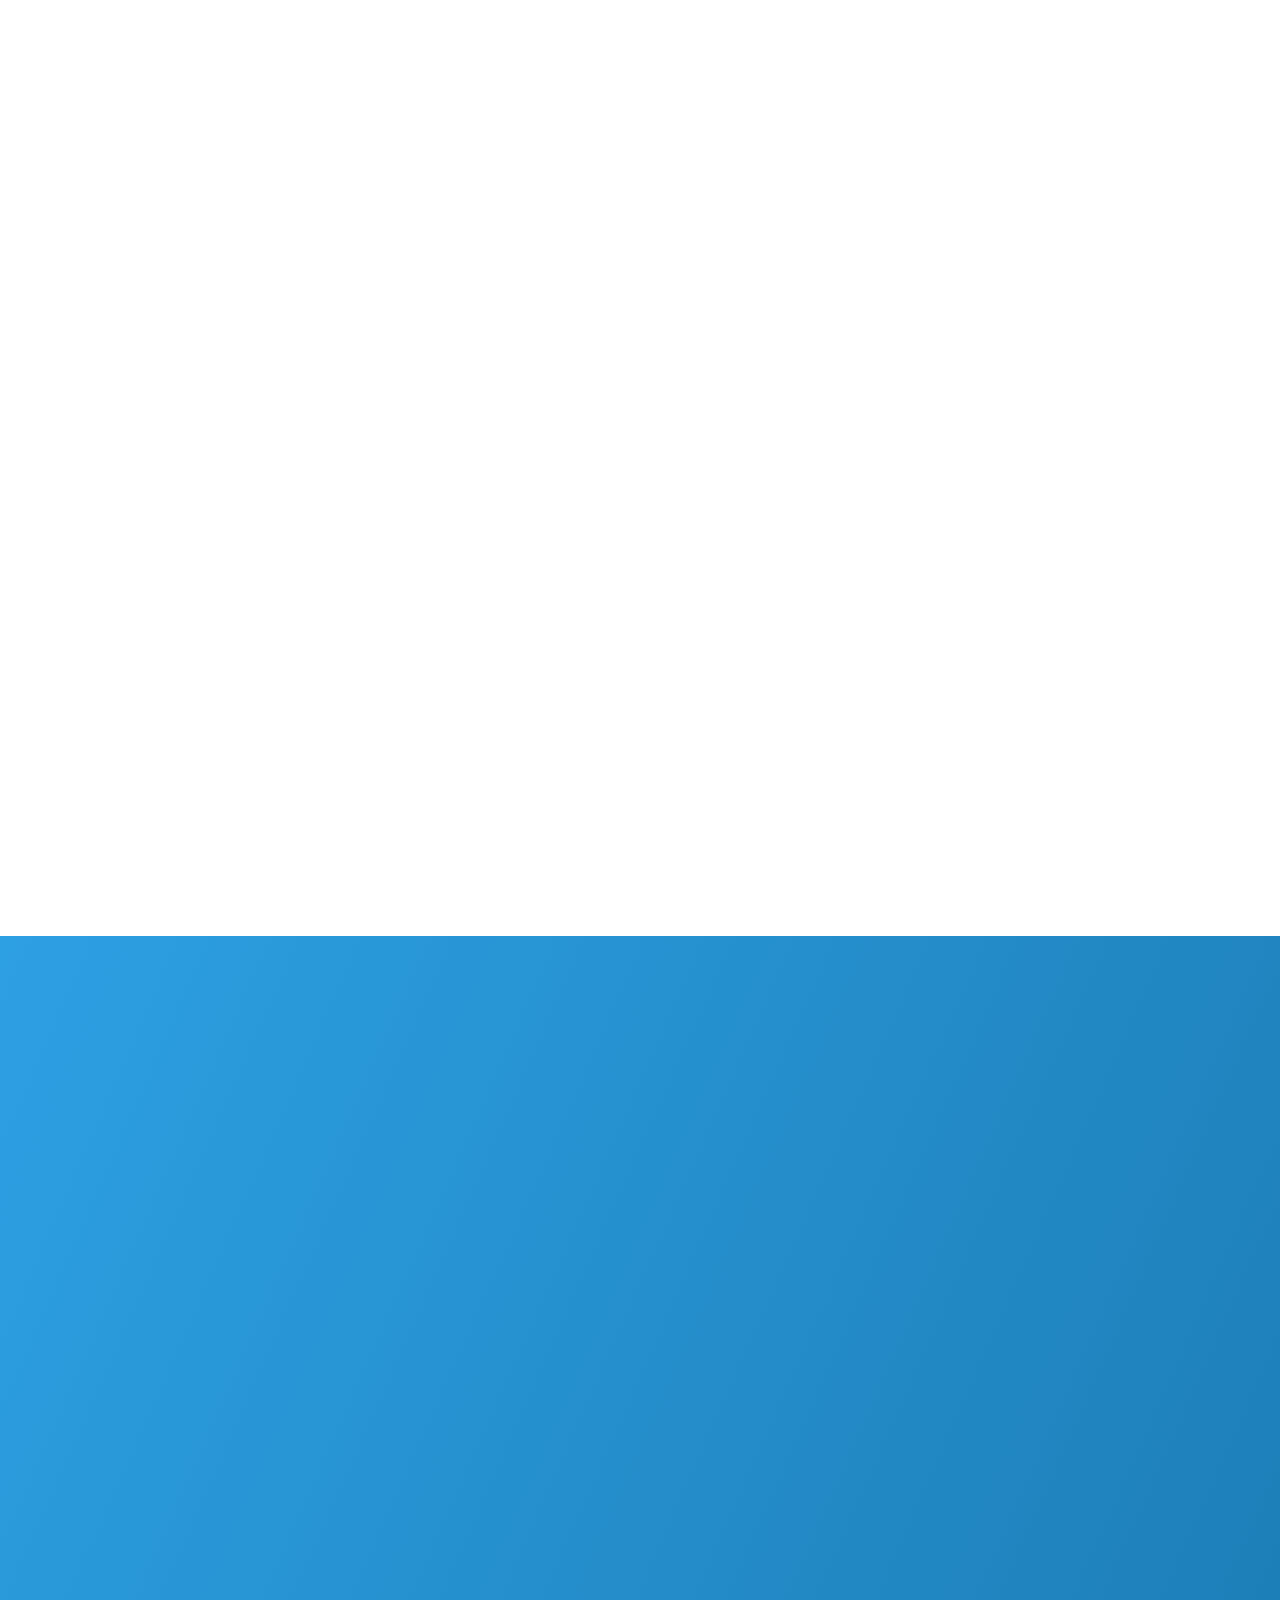
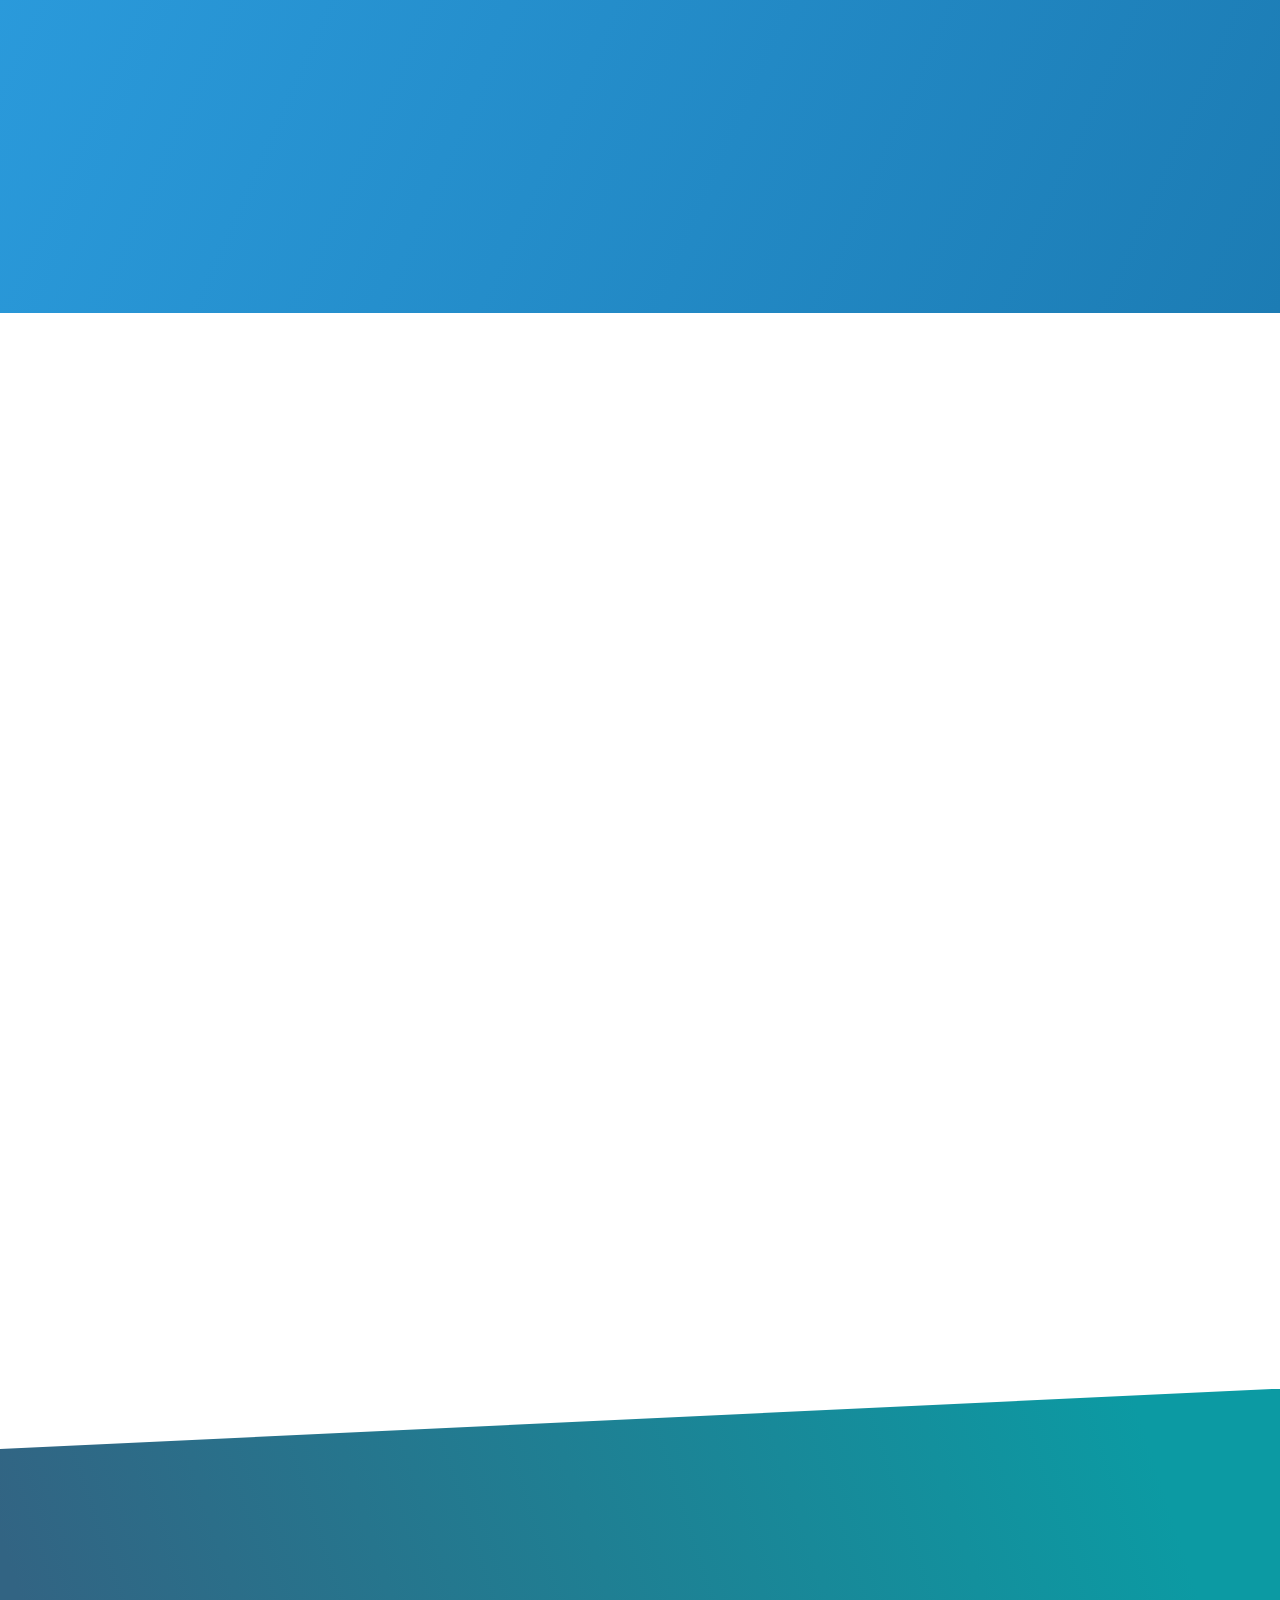
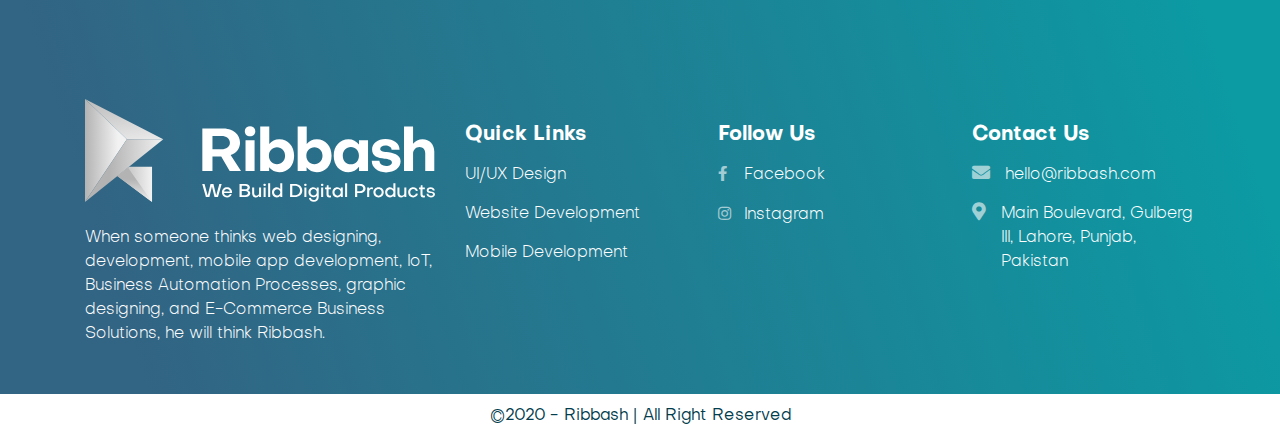
<file: one-gift.html>
<!DOCTYPE html>
<html lang="en">

<head>
    <meta charset="UTF-8">
    <meta name="viewport" content="width=device-width, initial-scale=1.0">
    <title>OneGift</title>

    <!-- CSS -->
    <link rel="stylesheet" href="css/bootstrap.min.css" media="all" />
    <link rel="stylesheet" href="css/all.min.css" media="all" />
    <link rel="stylesheet" href="css/owl.carousel.min.css" media="all" />
    <link rel="stylesheet" href="css/owl.theme.default.min.css" media="all" />
    <link rel="stylesheet" href="css/animate.min.css" media="all" />

    <link rel="stylesheet" href="css/el_style.css">

    <link rel="stylesheet" href="css/style.css" media="all" />
    <link rel="stylesheet" href="css/colors.css" media="all" />
    <link rel="stylesheet" href="css/responsive.css" media="all" />

	<link rel="icon" href="img/favicon.svg" type="image/svg+xml" sizes="any" />

</head>

<body>
    <div class="rd-wrap">

        <!--Header Section Start-->
		<header class="rd-header rd-header-transparent">
			<div class="container">
				<nav class="navbar navbar-expand-lg navbar-dark px-0 rd-navbar">
					<a class="navbar-brand rd-logo py-0" href="index.html">
						<img src="img/logo-white.svg" data-src-alt="img/logo-black.svg" alt="logo" />
					</a>
					<button class="navbar-toggler" type="button" data-toggle="collapse" data-target="#defaultNavbar1" aria-controls="defaultNavbar1" aria-expanded="false" aria-label="Toggle navigation">
						<span class="navbar-toggler-icon"></span>
					</button>

					<div class="collapse navbar-collapse" id="defaultNavbar1">
						<ul class="navbar-nav ml-auto rd-navmenu">
							<li class="nav-item">
								<a class="nav-link pl-3 pr-3" href="index.html">Home</a>
							</li>
							<li class="nav-item dropdown">
								<a class="nav-link dropdown-toggle pl-3 pr-3" href="#" id="ourWorkDropdown" role="button" data-toggle="dropdown" aria-haspopup="true" aria-expanded="false">Our Work</a>
								<div class="dropdown-menu rd-dropdown-work" aria-labelledby="ourWorkDropdown">
									<div class="container">
										<div class="row row-cols-1 row-cols-lg-6 align-items-center justify-content-sm-center">
											<div class="col">
												<a class="dropdown-item" href="nomad.html" data-toggle="tooltip" data-placement="bottom" title="Nomad">
													<img src="img/Nomad.svg" alt="Nomad" />
													<span>Nomad</span>
												</a>
											</div>
											<div class="col">
												<a class="dropdown-item" href="onshore.html" data-toggle="tooltip" data-placement="bottom" title="Onshore Momentum">
													<img src="img/Onshore-Momentum.svg" alt="Onshore" />
													<span>Onshore Momentum</span>
												</a>
											</div>
											<div class="col">
												<a class="dropdown-item" href="one-gift.html" data-toggle="tooltip" data-placement="bottom" title="OneGift">
													<img src="img/OneGift.svg" alt="OneGift" />
													<span>OneGift</span>
												</a>
											</div>
											<div class="col">
												<a class="dropdown-item" href="no-bs-dashboard.html" data-toggle="tooltip" data-placement="bottom" title="NO-BS Dashboard">
													<img src="img/NO-BS.svg" alt="NO-BS Dashboard" />
													<span>NO-BS Dashboard</span>
												</a>
											</div>
											<div class="col">
												<a class="dropdown-item" href="yor-hero.html" data-toggle="tooltip" data-placement="bottom" title="YOR Hero">
													<img src="img/YorHero.svg" alt="YOR Hero" />
													<span>YOR Hero</span>
												</a>
											</div>
										</div>
									</div>
								</div>
							</li>
							<li class="nav-item dropdown">
								<a class="nav-link dropdown-toggle pl-3 pr-3" href="#" id="servicesDropdown" role="button" data-toggle="dropdown" aria-haspopup="true" aria-expanded="false">Services</a>
								<div class="dropdown-menu rd-dropdown-services" aria-labelledby="servicesDropdown">
									<div class="container">
										<div class="row row-cols-1 row-cols-lg-3">
											<div class="col">
												<a class="dropdown-item" href="ui-ux.html">
													<img src="img/ui-ux-icon.svg" alt="ui-ux-icon" />
													<span>UI/UX Design</span>
												</a>
											</div>
											<div class="col">
												<a class="dropdown-item" href="web-development.html">
													<img src="img/web-development-icon.svg" alt="web-developer-icon" />
													<span>Web Development</span>
												</a>
											</div>
											<div class="col">
												<a class="dropdown-item" href="mobile-development.html">
													<img src="img/mobile-development-icon.svg" alt="mobile-developer-icon" />
													<span>Mobile Development</span>
												</a>
											</div>
										</div>
									</div>
								</div>
							</li>
							<!-- <li class="nav-item"><a class="nav-link pl-3 pr-3" href="#">Jobs</a></li> -->
							<li class="nav-item"><a class="nav-link pl-3 pr-3" href="about-us.html">About Us</a></li>
							<li class="nav-item px-3 px-lg-0"><a class="btn btn-light rd-button rd-button-effect1" href="contact-us.html">Contact Us</a></li>
						</ul>
					</div>
				</nav>
			</div>
		</header>
		<!--Header Section End-->

        <!--Banner Section Start-->
        <section class="rd-section rd-portfolio-banner-section rd-gradient-bg-sky-blue rd-clip-bg-bottom-right">
        </section>
        <!--Banner Section End-->

        <!--Browser Section Start-->
        <section class="rd-section pb-5">
            <div class="container">
                <div class="row">
                    <div class="col">
                        <div class="rd-browser-frame wow fadeInUp">
                            <div class="rd-browser-head">
                                <span class="rd-browser-dot"></span>
                                <span class="rd-browser-dot"></span>
                                <span class="rd-browser-dot"></span>
                            </div>
                            <div class="rd-browser-screen">
                                <img src="img/landing-page.jpg" srcset="img/landing-page@2x.jpg 2x, img/landing-page@3x.jpg 3x" alt="" />
                            </div>
                        </div>
                    </div>
                </div>
            </div>
        </section>
        <!--Browser Section End-->

        <!--Overview Section Start-->
        <section class="rd-section py-5">
            <div class="container">
                <div class="row">
                    <div class="col">
                        <div class="rd-infobox text-center">
                            <h2 class="rd-title rd-title-strip rd-title-strip-orange rd-title-strip-center rd-text-dark mb-3 wow fadeInUp">
                                <span class="font-weight-bold">Overview</span>
                            </h2>
                            <p class="rd-sub-text mb-0 wow fadeInUp">OneGiftFund connects donor companies, NGOs, and donors via a specially designed platform. This platform provides the opportunity to all the concerned people around the world. Providing funding, supporting tools, technical support,
                                and professional training to make the whole process precise, authentic, efficient, and accurate.</p>
                        </div>
                    </div>
                </div>
            </div>
        </section>
        <!--Overview Section End-->

        <!--Features Section Start-->
        <section class="rd-section py-5">
            <div class="container">
                <div class="row justify-content-center">
                    <div class="col-12 col-md-3 col-xl-3 border-right">
                        <div class="rd-infobox">
                            <h2 class="rd-feature-title rd-title-strip rd-title-strip-orange rd-text-dark mb-3 wow fadeInUp">
                                <span class="font-weight-bold">Platform</span>
                            </h2>
                            <div class="row rd-features-list rd-features-list-orange rd-text-dark wow fadeInUp">
                                <div class="col-12 col-sm-5 rd-features-list-item">Web</div>
                                <div class="col-12 col-sm-7 rd-features-list-item">Mobile</div>
                            </div>
                        </div>
                    </div>
                    <div class="col-12 col-md-9 col-xl-9 pl-3 pl-md-4 pl-lg-5 mt-5 mt-md-0">
                        <div class="rd-infobox">
                            <h2 class="rd-feature-title rd-title-strip rd-title-strip-orange rd-text-dark mb-3 wow fadeInUp">
                                <span class="font-weight-bold">Deliverables</span>
                            </h2>
                            <div class="row rd-features-list rd-features-list-orange rd-text-dark wow fadeInUp">
                                <div class="col-12 col-sm-6 rd-features-list-item">User Journey</div>
                                <div class="col-12 col-sm-6 rd-features-list-item">Wireframe</div>
                                <div class="col-12 col-sm-6 rd-features-list-item">Web & Mobile Design</div>
                                <div class="col-12 col-sm-6 rd-features-list-item">Frontend Development</div>
                            </div>
                        </div>
                    </div>
                </div>
            </div>
        </section>
        <!--Features Section End-->

        <!--Color-Palette Section Start-->
        <section class="rd-section py-5">
            <div class="container">
                <div class="row">
                    <div class="col">
                        <div class="rd-infobox text-center">
                            <h2 class="rd-title rd-title-strip rd-title-strip-orange rd-title-strip-center rd-text-dark mb-3 wow fadeInUp">
                                <span class="font-weight-bold">Color palette</span>
                            </h2>
                        </div>
                    </div>
                </div>
                <div class="row justify-content-center wow fadeInUp">
                    <div class="col-6 col-sm-4 col-md-2">
                        <figure class="rd-color-palette">
                            <img src="img/group-13645.svg" alt="">
                        </figure>
                    </div>
                    <div class="col-6 col-sm-4 col-md-2">
                        <figure class="rd-color-palette">
                            <img src="img/group-13644.svg" alt="">
                        </figure>
                    </div>
                    <div class="col-6 col-sm-4 col-md-2">
                        <figure class="rd-color-palette">
                            <img src="img/group-13646.svg" alt="">
                        </figure>
                    </div>
                    <div class="col-6 col-sm-4 col-md-2">
                        <figure class="rd-color-palette">
                            <img src="img/group-13647.svg" alt="">
                        </figure>
                    </div>
                </div>
            </div>
        </section>
        <!--Color-Palette Section End-->

        <!--Typeface Section Start-->
        <section class="rd-section py-5">
            <div class="container">
                <div class="row">
                    <div class="col">
                        <div class="rd-infobox text-center">
                            <h2 class="rd-title rd-title-strip rd-title-strip-orange rd-title-strip-center rd-text-dark mb-3 wow fadeInUp">
                                <span class="font-weight-bold">Typeface</span>
                            </h2>
                        </div>
                    </div>
                </div>
                <div class="row px-0 px-xl-5 mt-4">
                    <div class="col-12 col-sm-6 col-md-4 mb-5 mb-md-0">
                        <div class="rd-typeface-helvetica-bold rd-text-dark text-center text-sm-left wow fadeInLeft">
                            <h4 class="rd-typeface-name">Helvetica Neue</h4>
                            <span class="rd-typeface-weight">Bold</span>
                            <p class="rd-typeface-sample">Aa Bb Cc 123 #&$</p>
                        </div>
                    </div>
                    <div class="col-12 col-sm-6 col-md-4 mb-5 mb-md-0">
                        <div class="rd-typeface-helvetica-medium rd-text-dark text-center text-sm-left wow fadeInUp">
                            <h4 class="rd-typeface-name">Helvetica Neue</h4>
                            <span class="rd-typeface-weight">Medium</span>
                            <p class="rd-typeface-sample">Aa Bb Cc 123 #&$</p>
                        </div>
                    </div>
                    <div class="col-12 col-sm-6 col-md-4">
                        <div class="rd-typeface-helvetica-normal rd-text-dark text-center text-sm-left wow fadeInRight">
                            <h4 class="rd-typeface-name">Helvetica Neue</h4>
                            <span class="rd-typeface-weight">Regular</span>
                            <p class="rd-typeface-sample">Aa Bb Cc 123 #&$</p>
                        </div>
                    </div>
                </div>
            </div>
        </section>
        <!--Typeface Section End-->

        <!--Web Preview Section Start-->
        <section class="rd-section rd-web-preview-section py-5">
            <div class="container-fluid">
                <div class="row">
                    <div class="col">
                        <div class="rd-infobox rd-infobox-web-preview text-center rd-text-dark">
                            <h2 class="rd-title rd-title-strip rd-title-strip-orange rd-title-strip-center mb-3 wow fadeInUp">
                                <span class="font-weight-bold">Web</span>
                                <span class="font-weight-normal">Preview</span>
                            </h2>
                        </div>
                        <figure class="rd-web-preview-banner wow fadeInUp">
                            <img src="img/mask-group-44.jpg" srcset="img/mask-group-44@2x.jpg 2x, img/mask-group-44@3x.jpg 3x" alt="" />
                        </figure>
                    </div>
                </div>
            </div>
            <div class="container">
                <div class="row justify-content-center">
                    <div class="col-12 col-md-10">
                        <div class="rd-title-line-left d-none d-md-block wow fadeInUp">
                            <h3 class="rd-preview-title rd-title-ver rd-text-dark">
                                <span>Landing Page</span>
                            </h3>
                        </div>
                        <figure class="rd-web-preview-img rd-web-preview rd-onegift-float-img1 wow fadeInUp">
                            <img src="img/group-13649.png" srcset="img/group-13649@2x.png 2x, img/group-13649@3x.png 3x" alt="" />
                        </figure>
                    </div>
                </div>
                <div class="row justify-content-center">
                    <div class="col-12 col-md-10">
                        <div class="rd-title-line-right d-none d-md-block wow fadeInUp">
                            <h3 class="rd-preview-title rd-title-ver rd-text-dark">
                                <span>Campaigns Detail Page</span>
                            </h3>
                        </div>
                        <figure class="rd-web-preview-img rd-web-straight-img rd-onegift-float-img2 wow fadeInUp">
                            <img src="img/campaigns-detail-page.png" srcset="img/campaigns-detail-page@2x.png 2x, img/campaigns-detail-page@3x.png 3x" alt="" />
                        </figure>
                    </div>
                </div>
                <div class="row justify-content-center">
                    <div class="col-12 col-md-10">
                        <div class="rd-title-line-left d-none d-md-block wow fadeInUp">
                            <h3 class="rd-preview-title rd-title-ver rd-text-dark">
                                <span>Category Campaign Page</span>
                            </h3>
                        </div>
                        <figure class="rd-web-preview-img rd-web-straight-img rd-onegift-float-img3 wow fadeInUp">
                            <img src="img/category-campaign.png" srcset="img/category-campaign@2x.png 2x, img/category-campaign@3x.png 3x" alt="" />
                        </figure>
                    </div>
                </div>
            </div>
        </section>
        <!--Web Preview Section End-->

        <!--App Preview Section Start-->
        <section class="rd-section rd-app-preview-section rd-gradient-bg-sky-blue">
            <div class="container">
                <div class="row">
                    <div class="col">
                        <div class="rd-infobox text-center text-white">
                            <h2 class="rd-title rd-title-strip rd-title-strip-center mb-3 wow fadeInUp">
                                <span class="font-weight-bold">Mobile</span>
                                <span class="font-weight-normal">First</span>
                            </h2>
                        </div>
                    </div>
                </div>
            </div>
            <div class="container-fluid">
                <div class="row">
                    <div class="col">
                        <!--Owl-Carousel Start-->
                        <div class="owl-carousel owl-theme rd-app-preview-carousel rd-carousel-arrows rd-app-carousel-left wow fadeInLeft">
                            <figure class="rd-app-item">
                                <img src="img/onegift-app-1.png" alt="app preview">
                            </figure>
                            <figure class="rd-app-item">
                                <img src="img/onegift-app-2.png" alt="app preview">
                            </figure>
                            <figure class="rd-app-item">
                                <img src="img/onegift-app-3.png" alt="app preview">
                            </figure>
                            <figure class="rd-app-item">
                                <img src="img/onegift-app-4.png" alt="app preview">
                            </figure>
                            <figure class="rd-app-item">
                                <img src="img/onegift-app-2.png" alt="app preview">
                            </figure>
                        </div>
                        <!--Owl-Carousel End-->
                    </div>
                </div>
            </div>
        </section>
        <!--App Preview Section End-->

        <!--Testimonials Section Start-->
        <section class="rd-testimonials-section pb-4">
            <div class="container">
                <div class="row">
                    <div class="col rd-testimonial-logo-wrap">
                        <div class="rd-testimonial-card rd-testimonial-card-wide rounded rd-pushup wow fadeInUp">
                            <p class="rd-testimonial-text font-italic rd-quote-mark">“Our expectations from an IT company were to address our niche and develop a product that would match our requirements exactly. Many companies were contacted but no one convinced us a lot. It was the team of Ribbash that had
                                the domain knowledge, technical expertise, and patience that a client expected. And after finishing the project, we can confirm that Ribbash is an IT firm that manages everything regarding every industry’s requirements,
                                latest technology trends, client expectations, customer satisfaction, and time management.”</p>
                            <div class="rd-testimonial-info">
                                <div class="rd-testimonial-thumb">ca</div>
                                <div class="rd-testimonial-basic">
                                    <h4 class="rd-client-name rd-text-dark mb-0">Chris Abbot</h4>
                                    <span class="rd-client-designation">CTO OneGift</span>
                                </div>
                            </div>
                        </div>
                    </div>
                </div>
            </div>
        </section>
        <!--Testimonials Section End-->

        <!--Related Products Section Start-->
        <section class="rd-testimonials-section rd-pt-65 pb-4">
            <div class="container">
                <div class="row">
                    <div class="col">
                        <div class="rd-infobox text-center">
                            <h2 class="rd-title rd-title-strip rd-title-strip-green rd-title-strip-center rd-text-dark mb-3 wow fadeInUp">
                                <span class="font-weight-bold">Related</span>
                                <span class="font-weight-normal">Work</span>
                            </h2>
                        </div>
                        <!--Owl-Carousel Start-->
                        <div class="owl-carousel owl-theme rd-related-products-carousel rd-carousel-arrows wow fadeInUp">
                            <figure class="mb-0">
                                <a href="nomad.html">
                                    <img src="img/Nomad.png" alt="related products">
                                </a>
                            </figure>
                            <figure class="mb-0">
                                <a href="onshore.html">
                                    <img src="img/Onshore-Momentum.png" alt="related products">
                                </a>
                            </figure>
                            <figure class="mb-0">
                                <a href="one-gift.html">
                                    <img src="img/OneGift.png" alt="related products">
                                </a>
                            </figure>
                            <figure class="mb-0">
                                <a href="no-bs-dashboard.html">
                                    <img src="img/NO-BS-Dashboard.png" alt="related products">
                                </a>
                            </figure>
                        </div>
                        <!--Owl-Carousel End-->
                    </div>
                </div>
            </div>
        </section>
        <!--Related Products Section End-->

        <!--Contact Form Section Start-->
        <section class="rd-contact-form-section rd-pt-65">
            <div class="container-fluid">
                <div class="rd-contact-form-box rd-container-1170 wow pulse">
                    <div class="rd-infobox text-center">
                        <h2 class="rd-title rd-title-strip rd-title-strip-dark rd-title-strip-center rd-text-dark mb-3">
                            <span class="font-weight-bold">Let Us Help In Your Next Project</span>
                        </h2>
                    </div>
                    <form class="rd-contact-form" action="includes/contact-form-handler.php" method="post">
                        <div class="row">
                            <div class="form-group col-md-4 mb-4">
                                <label for="full-name">Full Name</label>
                                <input type="text" name="full-name" id="full-name" class="form-control" placeholder="John Smiths">
                            </div>
                            <div class="form-group col-md-4 mb-4">
                                <label for="email">Email</label>
                                <input type="email" name="email" id="email" class="form-control" placeholder="johnsmiths@ribbash.com" required>
                            </div>
                            <div class="form-group col-md-4 mb-4">
                                <label for="website">Website</label>
                                <input type="text" name="website" id="website" class="form-control" placeholder="https://www.example.com/">
                            </div>
                        </div>
                        <div class="form-group">
                            <label for="message">Message</label>
                            <textarea class="form-control" name="message" id="message" rows="3" required></textarea>
                        </div>
                        <div class="text-center">
                            <button class="btn btn-light rd-button rd-gradient-bg-orient-blue rd-button-effect1 mt-4" type="submit">Submit</button>
                        </div>
                    </form>
                </div>
            </div>
        </section>
        <!--Contact Form Section End-->

        <!--Footer Section Start-->
		<footer class="rd-footer">
			<div class="rd-footer-top rd-gradient-bg-orient-blue pb-5 rd-clip-bg-top-left font-weight-light">
				<div class="container">
					<div class="row d-none">
						<div class="col">
							<div class="rd-infobox text-center">
								<h2 class="rd-title rd-title-strip rd-title-strip-center text-white mb-3">
									<span class="font-weight-bold">Company News</span>
								</h2>
							</div>
							<!--Owl-Carousel Start-->
							<div class="owl-carousel owl-theme rd-blog-carousel">
								<div class="card rd-blog-item border-0">
									<figure class="rd-blog-img mb-0">
										<img src="img/mask-group--14.jpg" srcset="img/mask-group--14@2x.jpg 2x, img/mask-group--14@3x.jpg 3x" alt="">
									</figure>
									<div class="card-body d-flex flex-column rd-blog-content">
										<h4 class="rd-blog-title">
											<a href="#">Lorem Ipsum is simply dummy text of the printing</a>
										</h4>
										<div class="rd-blog-metadata mt-auto">
											<span class="rd-blog-published"><i class="far fa-calendar-alt"></i>2 Days Ago</span>
											<span class="rd-blog-time"><i class="far fa-clock"></i>2 mint</span>
										</div>
									</div>
								</div>
								<div class="card rd-blog-item border-0">
									<figure class="rd-blog-img mb-0">
										<img src="img/mask-group--11.jpg" srcset="img/mask-group--11@2x.jpg 2x, img/mask-group--11@3x.jpg 3x" alt="">
									</figure>
									<div class="card-body d-flex flex-column rd-blog-content">
										<h4 class="rd-blog-title">
											<a href="#">Porem Ipsum is simply dummy of the printing and typesetting.</a>
										</h4>
										<div class="rd-blog-metadata mt-auto">
											<span class="rd-blog-published"><i class="far fa-calendar-alt"></i>2 Days Ago</span>
											<span class="rd-blog-time"><i class="far fa-clock"></i>2 mint</span>
										</div>
									</div>
								</div>
								<div class="card rd-blog-item border-0">
									<figure class="rd-blog-img mb-0">
										<img src="img/people-inside-room-3184657.jpg" srcset="img/people-inside-room-3184657@2x.jpg 2x, img/people-inside-room-3184657@3x.jpg 3x" alt="">
									</figure>
									<div class="card-body d-flex flex-column rd-blog-content">
										<h4 class="rd-blog-title">
											<a href="#">Horem Ipsum has been the industrys standard dummy text ever since.</a>
										</h4>
										<div class="rd-blog-metadata mt-auto">
											<span class="rd-blog-published"><i class="far fa-calendar-alt"></i>2 Days Ago</span>
											<span class="rd-blog-time"><i class="far fa-clock"></i>2 mint</span>
										</div>
									</div>
								</div>
								<div class="card rd-blog-item border-0">
									<figure class="rd-blog-img mb-0">
										<img src="img/mask-group--11.jpg" srcset="img/mask-group--11@2x.jpg 2x, img/mask-group--11@3x.jpg 3x" alt="">
									</figure>
									<div class="card-body d-flex flex-column rd-blog-content">
										<h4 class="rd-blog-title">
											<a href="#">Porem Ipsum is simply dummy of the printing and typesetting.</a>
										</h4>
										<div class="rd-blog-metadata mt-auto">
											<span class="rd-blog-published"><i class="far fa-calendar-alt"></i>2 Days Ago</span>
											<span class="rd-blog-time"><i class="far fa-clock"></i>2 mint</span>
										</div>
									</div>
								</div>
							</div>
							<!--Owl-Carousel End-->
						</div>
					</div>
					<span class="rd-divider w-100 mt-5 mb-5 d-none"></span>
					<div class="row text-white">
						<div class="col-12 col-md-4">
							<div class="rd-footer-intro">
								<a class="rd-footer-logo d-inline-block mb-4" href="index.html">
									<img src="img/logo-white.svg" alt="logo" />
								</a>
								<p class="mb-0">When someone thinks web designing, development, mobile app development, IoT, Business Automation Processes, graphic designing, and E-Commerce Business Solutions, he will think Ribbash.</p>
							</div>
						</div>
						<div class="col-12 col-md-8">
							<div class="row">
								<div class="col-12 col-md-4">
										<h4 class="rd-sub-title mt-4 mb-3">Quick Links</h4>
										<ul class="rd-footer-list rd-quick-links list-inline mb-0">
											<li><a href="ui-ux.html">UI/UX Design</a></li>
											<li><a href="web-development.html">Website Development</a></li>
											<li><a href="mobile-development.html">Mobile Development</a></li>
										</ul>
								</div>
								<div class="col-12 col-md-4">
									<div class="rd-footer-links-wrap">
										<h4 class="rd-sub-title mt-4 mb-3">Follow Us</h4>
										<ul class="rd-footer-list rd-social-links-vr list-inline mb-0">
											<li>
												<i class="fab fa-facebook-f"></i>
												<a href="#" target="_blank">Facebook</a>
											</li>
											<li>
												<i class="fab fa-instagram"></i>
												<a href="#" target="_blank">Instagram</a>
											</li>
										</ul>
									</div>
								</div>
								<div class="col-12 col-md-4">
									<div class="rd-footer-links-wrap">
										<h4 class="rd-sub-title mt-4 mb-3">Contact Us</h4>
										<ul class="rd-footer-list rd-contact-info list-inline mb-0">
											<li>
												<i class="fas fa-envelope"></i>
												<a href="mailto:hello@ribbash.com">hello@ribbash.com</a>
											</li>
											<li class="d-flex align-items-baseline">
												<i class="fas fa-map-marker-alt"></i>
												<span>Main Boulevard, Gulberg III, Lahore, Punjab, Pakistan</span>
											</li>
										</ul>
									</div>
								</div>
							</div>
						</div>
					</div>
				</div>
			</div>
			<div class="rd-copyright-footer rd-text-dark">
				<div class="container">
					<div class="row">
						<div class="col-12 text-center">
							<p class="rd-sub-text mb-0 font-weight-normal">©2020 - Ribbash | All Right Reserved</p>
						</div>
					</div>
				</div>
			</div>
		</footer>
		<!--Footer End-->

    </div>


    <!-- jQuery library -->
    <script src="js/jquery-3.4.1.min.js"></script>
    <script src="js/bootstrap.bundle.min.js"></script>
    <script src="js/owl.carousel.min.js"></script>
    <script src="js/wow.min.js"></script>

    <script src="js/bodymovin.js"></script>
    <script src="js/home_index.js"></script>
    <script src="js/jquery.parallax-scroll.js"></script>

    <script src="js/custom-script.js"></script>

</body>

</html>
</file>
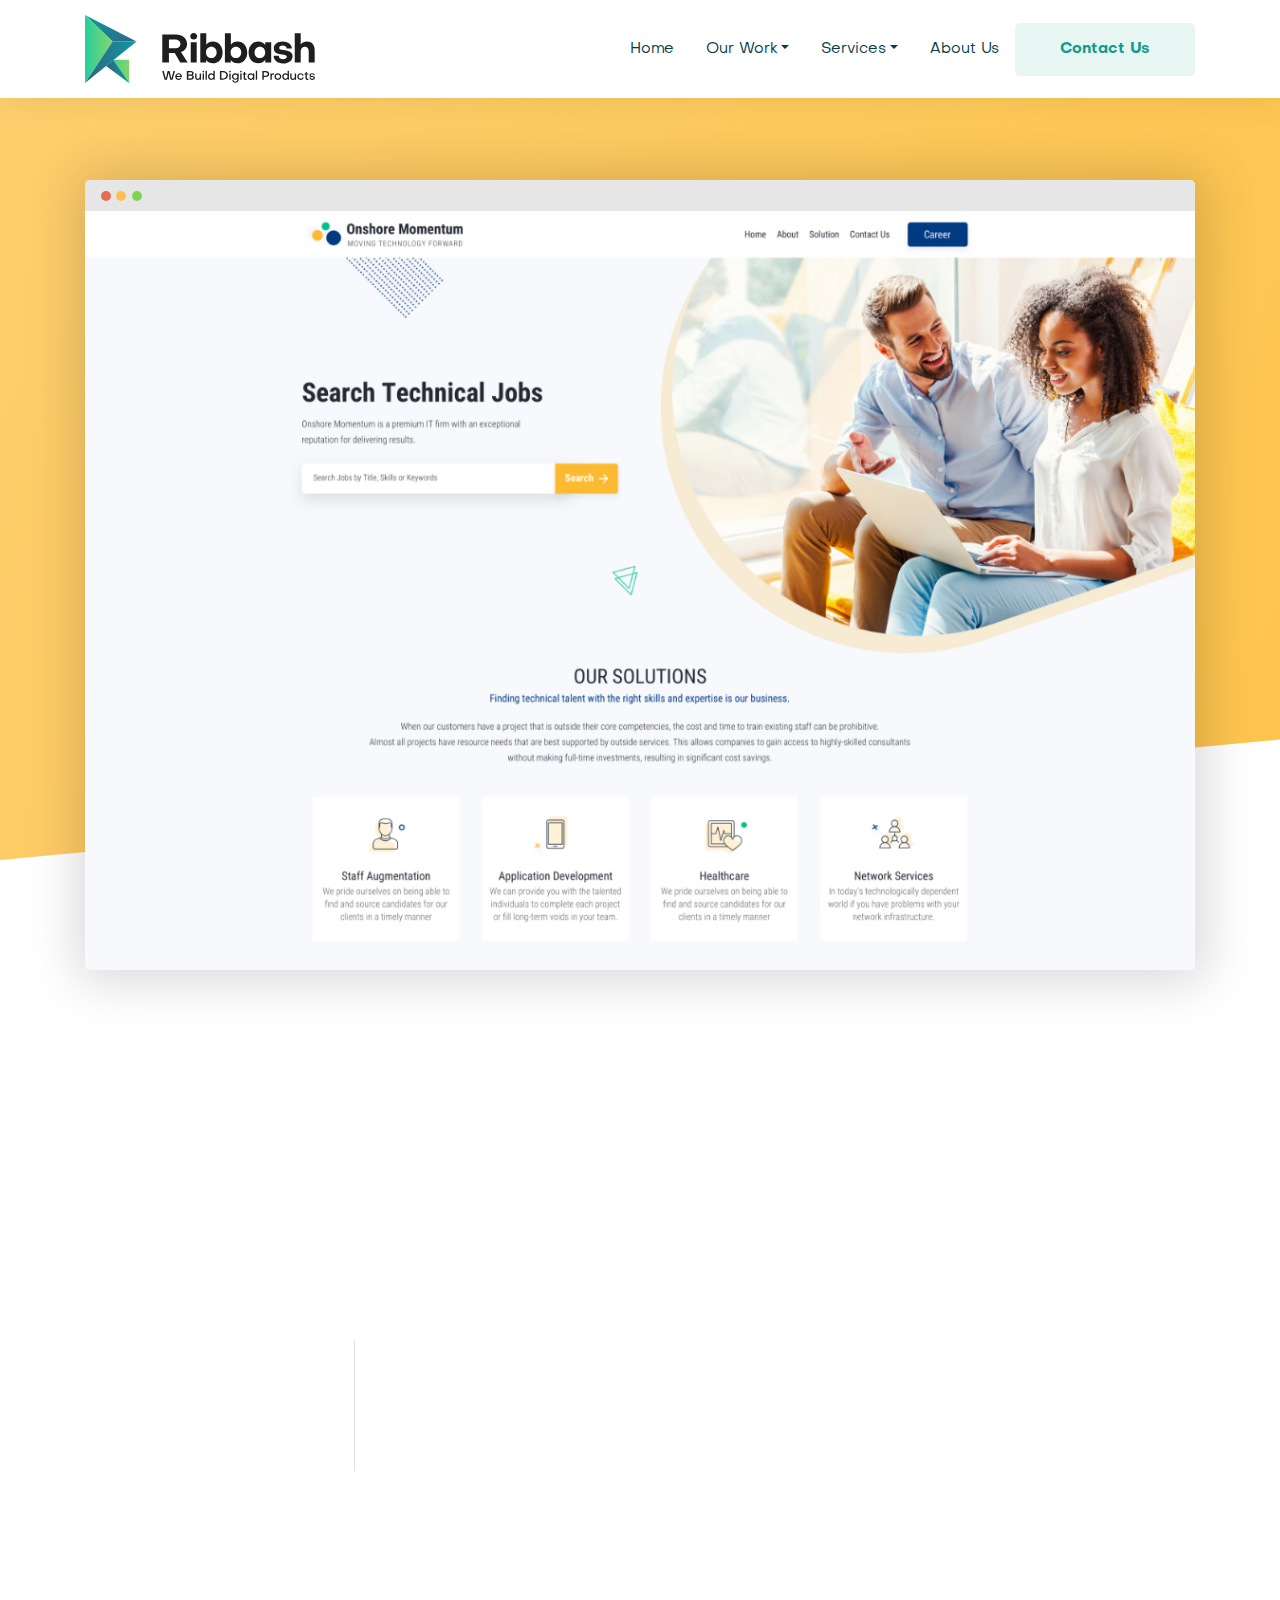
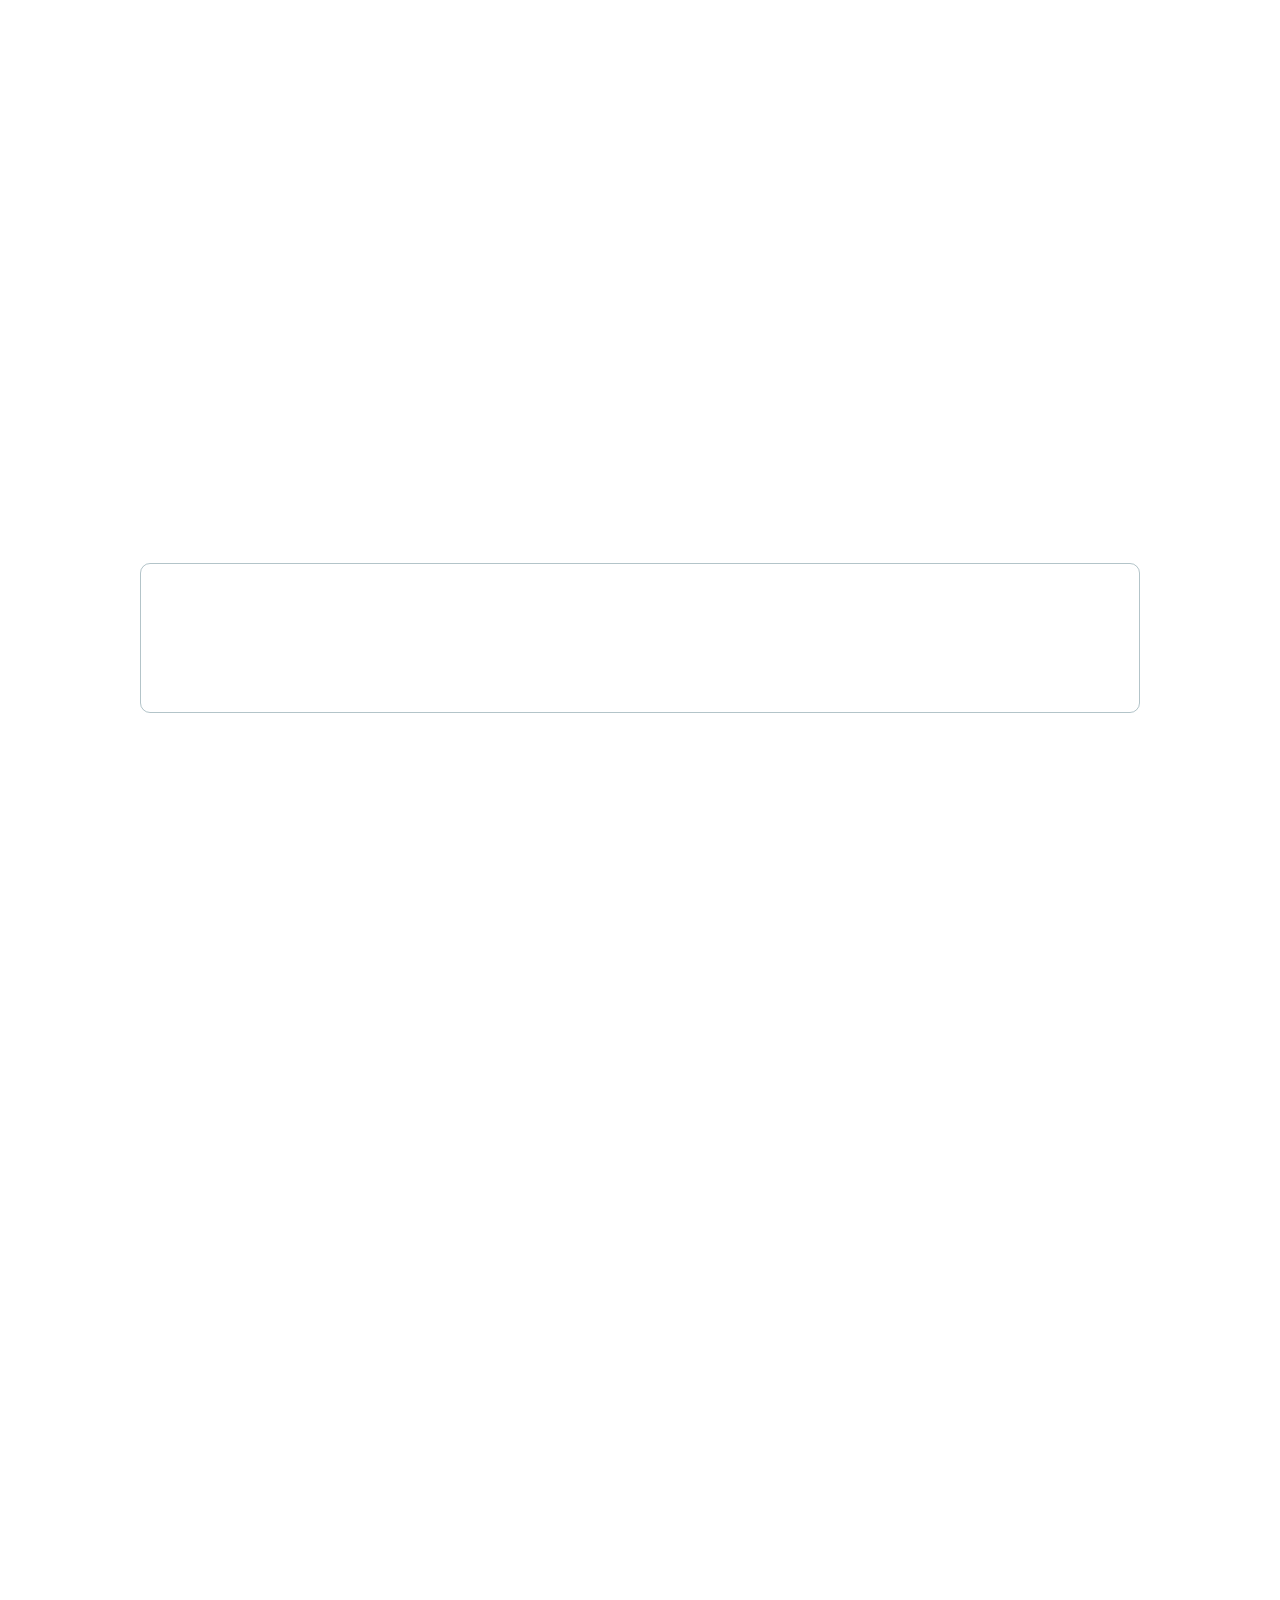
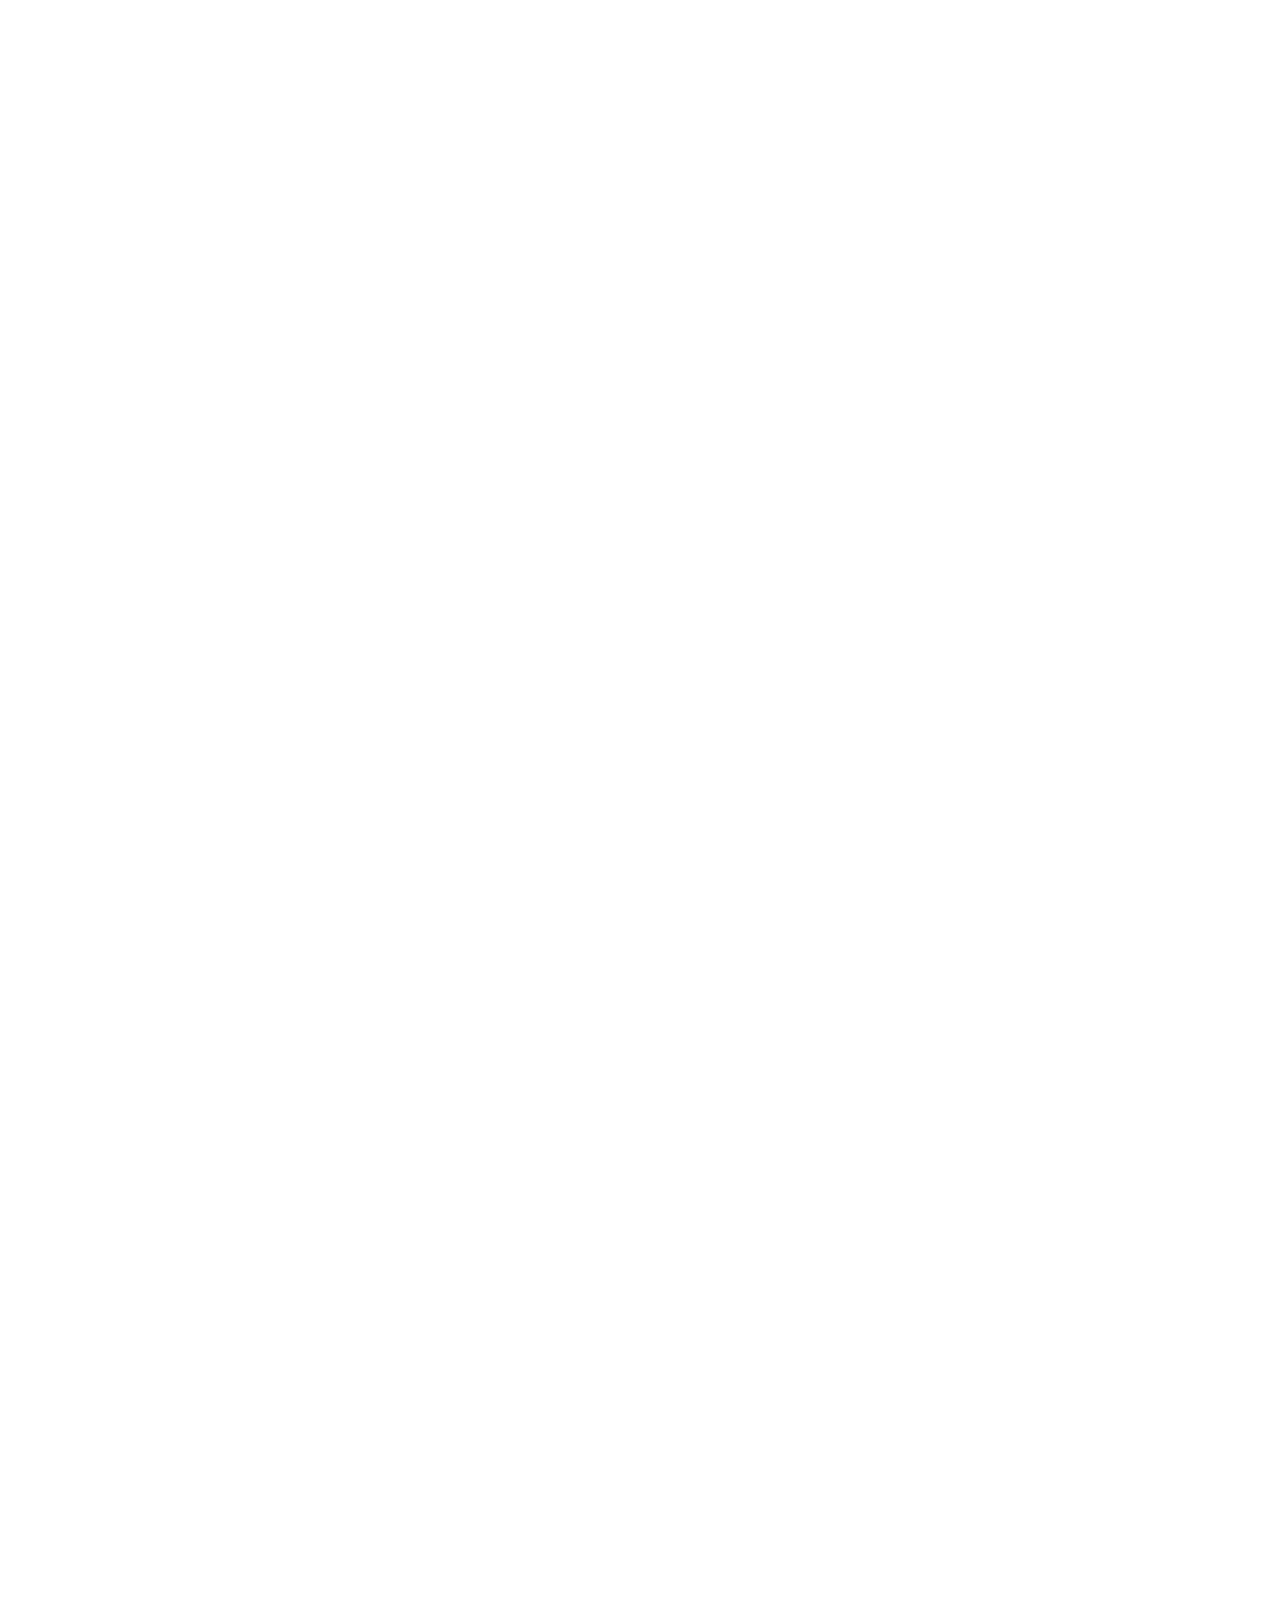
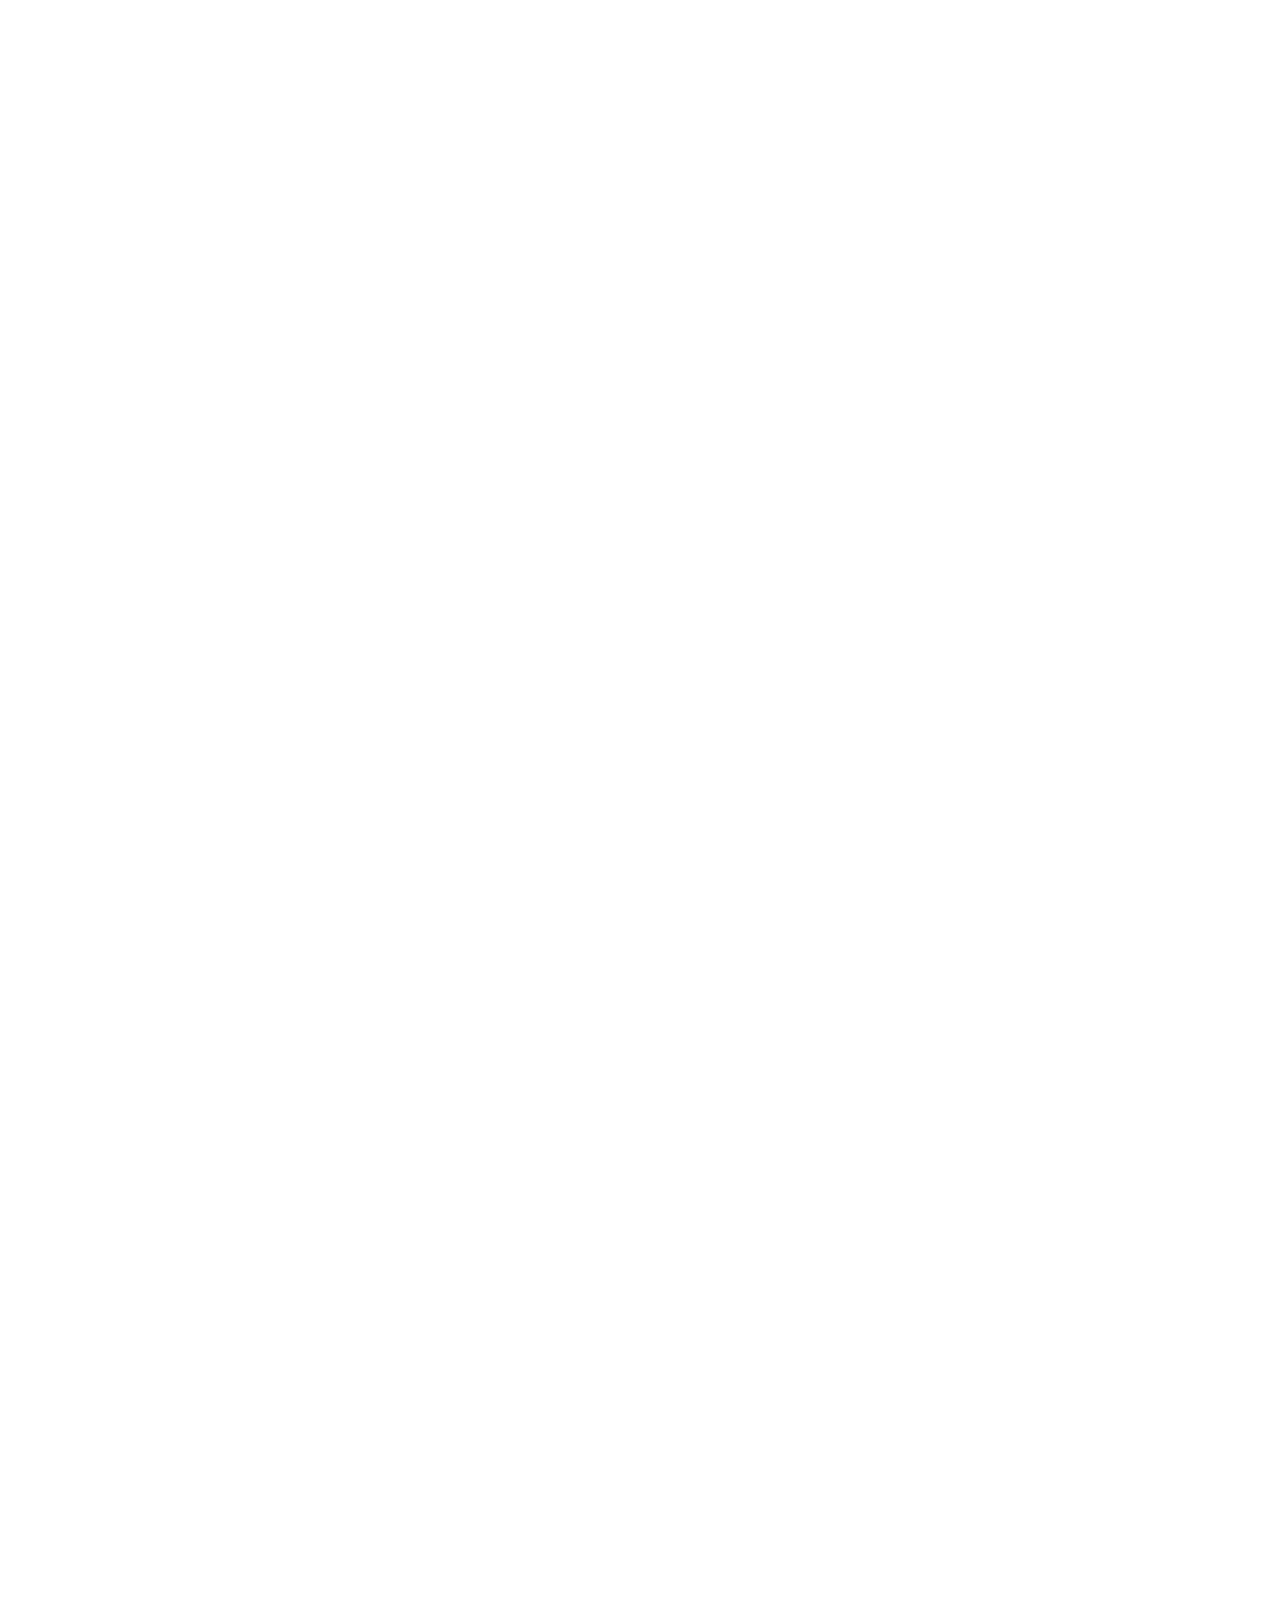
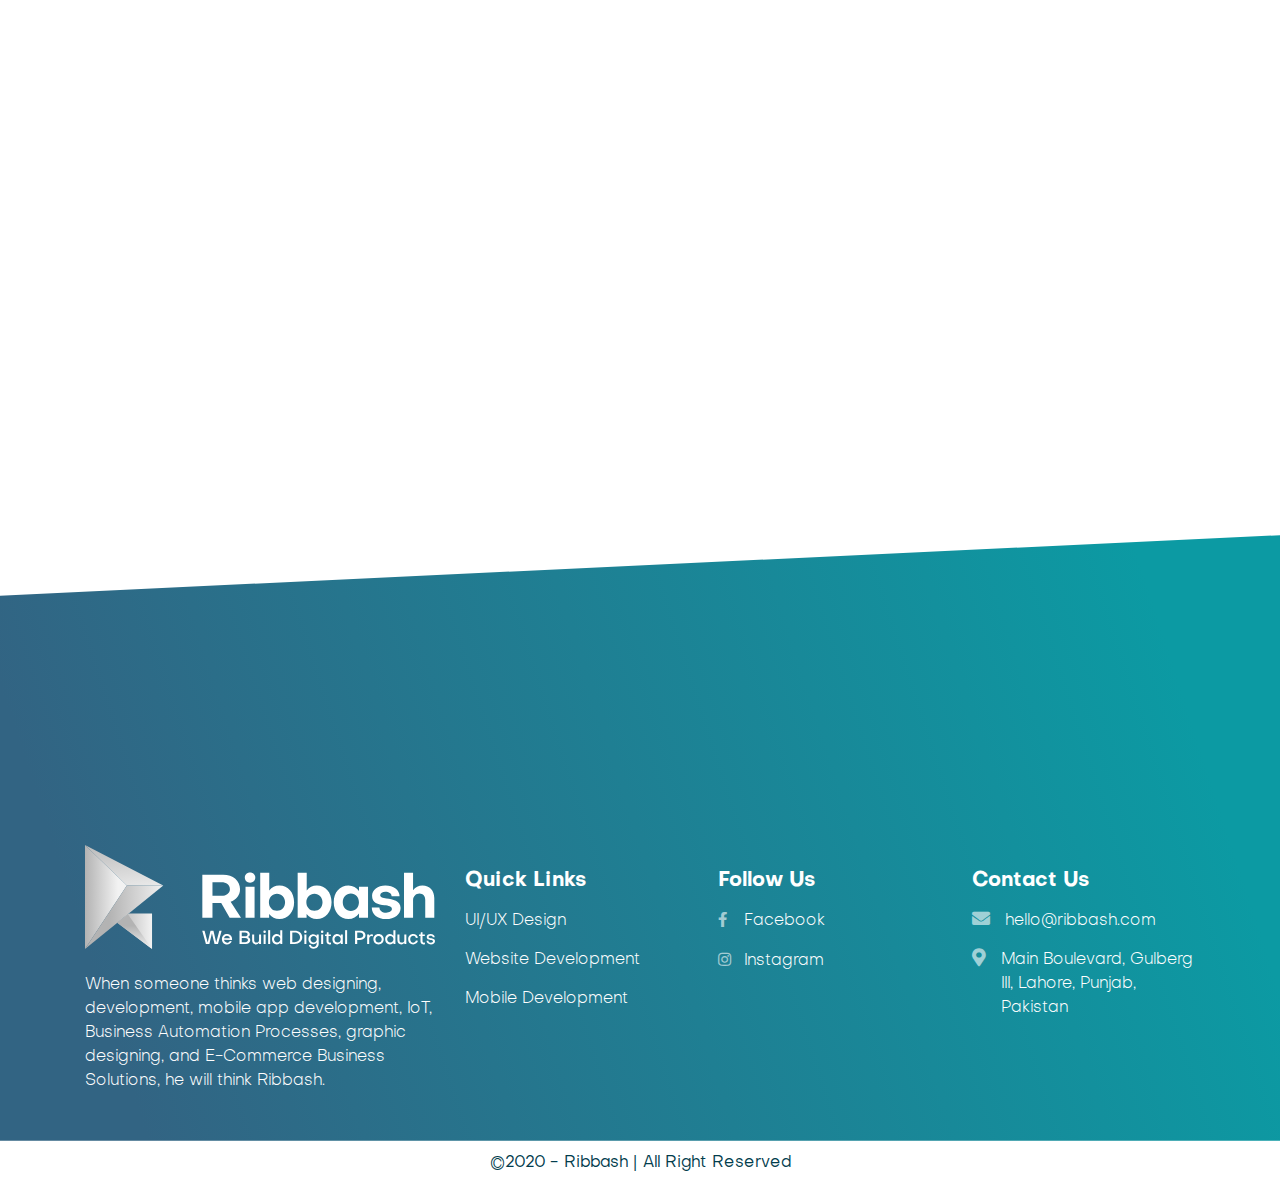
<file: onshore.html>
<!DOCTYPE html>
<html lang="en">

<head>
    <meta charset="UTF-8">
    <meta name="viewport" content="width=device-width, initial-scale=1.0">
    <title>OnShore Momentum</title>

    <!-- CSS -->
    <link rel="stylesheet" href="css/bootstrap.min.css" media="all" />
    <link rel="stylesheet" href="css/all.min.css" media="all" />
    <link rel="stylesheet" href="css/owl.carousel.min.css" media="all" />
    <link rel="stylesheet" href="css/owl.theme.default.min.css" media="all" />
    <link rel="stylesheet" href="css/animate.min.css" media="all" />

    <link rel="stylesheet" href="css/el_style.css">

    <link rel="stylesheet" href="css/style.css" media="all" />
    <link rel="stylesheet" href="css/colors.css" media="all" />
    <link rel="stylesheet" href="css/responsive.css" media="all" />

	<link rel="icon" href="img/favicon.svg" type="image/svg+xml" sizes="any" />

</head>

<body>
    <div class="rd-wrap">

        <!--Header Section Start-->
		<header class="rd-header rd-header-transparent">
			<div class="container">
				<nav class="navbar navbar-expand-lg navbar-dark px-0 rd-navbar">
					<a class="navbar-brand rd-logo py-0" href="index.html">
						<img src="img/logo-white.svg" data-src-alt="img/logo-black.svg" alt="logo" />
					</a>
					<button class="navbar-toggler" type="button" data-toggle="collapse" data-target="#defaultNavbar1" aria-controls="defaultNavbar1" aria-expanded="false" aria-label="Toggle navigation">
						<span class="navbar-toggler-icon"></span>
					</button>

					<div class="collapse navbar-collapse" id="defaultNavbar1">
						<ul class="navbar-nav ml-auto rd-navmenu">
							<li class="nav-item">
								<a class="nav-link pl-3 pr-3" href="index.html">Home</a>
							</li>
							<li class="nav-item dropdown">
								<a class="nav-link dropdown-toggle pl-3 pr-3" href="#" id="ourWorkDropdown" role="button" data-toggle="dropdown" aria-haspopup="true" aria-expanded="false">Our Work</a>
								<div class="dropdown-menu rd-dropdown-work" aria-labelledby="ourWorkDropdown">
									<div class="container">
										<div class="row row-cols-1 row-cols-lg-6 align-items-center justify-content-sm-center">
											<div class="col">
												<a class="dropdown-item" href="nomad.html" data-toggle="tooltip" data-placement="bottom" title="Nomad">
													<img src="img/Nomad.svg" alt="Nomad" />
													<span>Nomad</span>
												</a>
											</div>
											<div class="col">
												<a class="dropdown-item" href="onshore.html" data-toggle="tooltip" data-placement="bottom" title="Onshore Momentum">
													<img src="img/Onshore-Momentum.svg" alt="Onshore" />
													<span>Onshore Momentum</span>
												</a>
											</div>
											<div class="col">
												<a class="dropdown-item" href="one-gift.html" data-toggle="tooltip" data-placement="bottom" title="OneGift">
													<img src="img/OneGift.svg" alt="OneGift" />
													<span>OneGift</span>
												</a>
											</div>
											<div class="col">
												<a class="dropdown-item" href="no-bs-dashboard.html" data-toggle="tooltip" data-placement="bottom" title="NO-BS Dashboard">
													<img src="img/NO-BS.svg" alt="NO-BS Dashboard" />
													<span>NO-BS Dashboard</span>
												</a>
											</div>
											<div class="col">
												<a class="dropdown-item" href="yor-hero.html" data-toggle="tooltip" data-placement="bottom" title="YOR Hero">
													<img src="img/YorHero.svg" alt="YOR Hero" />
													<span>YOR Hero</span>
												</a>
											</div>
										</div>
									</div>
								</div>
							</li>
							<li class="nav-item dropdown">
								<a class="nav-link dropdown-toggle pl-3 pr-3" href="#" id="servicesDropdown" role="button" data-toggle="dropdown" aria-haspopup="true" aria-expanded="false">Services</a>
								<div class="dropdown-menu rd-dropdown-services" aria-labelledby="servicesDropdown">
									<div class="container">
										<div class="row row-cols-1 row-cols-lg-3">
											<div class="col">
												<a class="dropdown-item" href="ui-ux.html">
													<img src="img/ui-ux-icon.svg" alt="ui-ux-icon" />
													<span>UI/UX Design</span>
												</a>
											</div>
											<div class="col">
												<a class="dropdown-item" href="web-development.html">
													<img src="img/web-development-icon.svg" alt="web-developer-icon" />
													<span>Web Development</span>
												</a>
											</div>
											<div class="col">
												<a class="dropdown-item" href="mobile-development.html">
													<img src="img/mobile-development-icon.svg" alt="mobile-developer-icon" />
													<span>Mobile Development</span>
												</a>
											</div>
										</div>
									</div>
								</div>
							</li>
							<!-- <li class="nav-item"><a class="nav-link pl-3 pr-3" href="#">Jobs</a></li> -->
							<li class="nav-item"><a class="nav-link pl-3 pr-3" href="about-us.html">About Us</a></li>
							<li class="nav-item px-3 px-lg-0"><a class="btn btn-light rd-button rd-button-effect1" href="contact-us.html">Contact Us</a></li>
						</ul>
					</div>
				</nav>
			</div>
		</header>
		<!--Header Section End-->

        <!--Banner Section Start-->
        <section class="rd-section rd-portfolio-banner-section rd-gradient-bg-yellow rd-clip-bg-bottom-right">
        </section>
        <!--Banner Section End-->

        <!--Browser Section Start-->
        <section class="rd-section pb-5">
            <div class="container">
                <div class="row">
                    <div class="col">
                        <div class="rd-browser-frame wow fadeInUp">
                            <div class="rd-browser-head">
                                <span class="rd-browser-dot"></span>
                                <span class="rd-browser-dot"></span>
                                <span class="rd-browser-dot"></span>
                            </div>
                            <div class="rd-browser-screen">
                                <img src="img/home-1.jpg" srcset="img/home-1@2x.jpg 2x, img/home-1@3x.jpg 3x" alt="" />
                            </div>
                        </div>
                    </div>
                </div>
            </div>
        </section>
        <!--Browser Section End-->

        <!--Overview Section Start-->
        <section class="rd-section py-5">
            <div class="container">
                <div class="row">
                    <div class="col">
                        <div class="rd-infobox text-center">
                            <h2 class="rd-title rd-title-strip rd-title-strip-yellow rd-title-strip-center rd-text-dark mb-3 wow fadeInUp">
                                <span class="font-weight-bold">Overview</span>
                            </h2>
                            <p class="rd-sub-text mb-0 wow fadeInUp">To address the needs of the clients regarding cost-efficiency and time management in the case of providing training, the company wanted to develop a website. Ribbash took this responsibility and built up a website that would
                                be helping the clients get access to highly-skilled consultants, who will provide cost-effective services to make the investments profitable.</p>
                        </div>
                    </div>
                </div>
            </div>
        </section>
        <!--Overview Section End-->

        <!--Features Section Start-->
        <section class="rd-section py-5">
            <div class="container">
                <div class="row justify-content-center">
                    <div class="col-12 col-md-3 col-xl-2 border-right">
                        <div class="rd-infobox">
                            <h2 class="rd-feature-title rd-title-strip rd-title-strip-yellow rd-text-dark mb-3 wow fadeInUp">
                                <span class="font-weight-bold">Platform</span>
                            </h2>
                            <div class="row rd-features-list rd-features-list-yellow rd-text-dark wow fadeInUp">
                                <div class="col rd-features-list-item">Web</div>
                            </div>
                        </div>
                    </div>
                    <div class="col-12 col-md-9 col-xl-8 pl-3 pl-md-4 pl-lg-5 mt-5 mt-md-0">
                        <div class="rd-infobox">
                            <h2 class="rd-feature-title rd-title-strip rd-title-strip-yellow rd-text-dark mb-3 wow fadeInUp">
                                <span class="font-weight-bold">Deliverables</span>
                            </h2>
                            <div class="row rd-features-list rd-features-list-yellow rd-text-dark wow fadeInUp">
                                <div class="col-12 col-sm-6 rd-features-list-item">User Journey</div>
                                <div class="col-12 col-sm-6 rd-features-list-item">Wireframe</div>
                                <div class="col-12 col-sm-6 rd-features-list-item">Web & Mobile Designs</div>
                                <div class="col-12 col-sm-6 rd-features-list-item">Frontend Development</div>
                            </div>
                        </div>
                    </div>
                </div>
            </div>
        </section>
        <!--Features Section End-->

        <!--Color-Palette Section Start-->
        <section class="rd-section py-5">
            <div class="container">
                <div class="row">
                    <div class="col">
                        <div class="rd-infobox text-center">
                            <h2 class="rd-title rd-title-strip rd-title-strip-yellow rd-title-strip-center rd-text-dark mb-3 wow fadeInUp">
                                <span class="font-weight-bold">Color palette</span>
                            </h2>
                        </div>
                    </div>
                </div>
                <div class="row justify-content-center wow fadeInUp">
                    <div class="col-6 col-sm-4 col-md-2">
                        <figure class="rd-color-palette">
                            <img src="img/group-13605.svg" alt="">
                        </figure>
                    </div>
                    <div class="col-6 col-sm-4 col-md-2">
                        <figure class="rd-color-palette">
                            <img src="img/group-13606.svg" alt="">
                        </figure>
                    </div>
                    <div class="col-6 col-sm-4 col-md-2">
                        <figure class="rd-color-palette">
                            <img src="img/group-13607.svg" alt="">
                        </figure>
                    </div>
                    <div class="col-6 col-sm-4 col-md-2">
                        <figure class="rd-color-palette">
                            <img src="img/group-13608.svg" alt="">
                        </figure>
                    </div>
                </div>
            </div>
        </section>
        <!--Color-Palette Section End-->

        <!--Typeface Section Start-->
        <section class="rd-section py-5">
            <div class="container">
                <div class="row">
                    <div class="col">
                        <div class="rd-infobox text-center">
                            <h2 class="rd-title rd-title-strip rd-title-strip-yellow rd-title-strip-center rd-text-dark mb-3 wow fadeInUp">
                                <span class="font-weight-bold">Typeface</span>
                            </h2>
                        </div>
                    </div>
                </div>
                <div class="row px-0 px-xl-5 mt-4">
                    <div class="col-12 col-sm-6 col-md-4 mb-5 mb-md-0">
                        <div class="rd-typeface-roboto-condensed-bold rd-text-dark text-center text-sm-left wow fadeInLeft">
                            <h4 class="rd-typeface-name">Roboto</h4>
                            <span class="rd-typeface-weight">Condensed Bold</span>
                            <p class="rd-typeface-sample">Aa Bb Cc 123 #&$</p>
                        </div>
                    </div>
                    <div class="col-12 col-sm-6 col-md-4 mb-5 mb-md-0">
                        <div class="rd-typeface-roboto-condensed-normal rd-text-dark text-center text-sm-left wow fadeInUp">
                            <h4 class="rd-typeface-name">Roboto</h4>
                            <span class="rd-typeface-weight">Condensed Regular</span>
                            <p class="rd-typeface-sample">Aa Bb Cc 123 #&$</p>
                        </div>
                    </div>
                    <div class="col-12 col-sm-6 col-md-4">
                        <div class="rd-typeface-helvetica-normal rd-text-dark text-center text-sm-left wow fadeInRight">
                            <h4 class="rd-typeface-name">Helvetica Neue</h4>
                            <span class="rd-typeface-weight">Regular</span>
                            <p class="rd-typeface-sample">Aa Bb Cc 123 #&$</p>
                        </div>
                    </div>
                </div>
            </div>
        </section>
        <!--Typeface Section End-->

        <!--Web Preview Section Start-->
        <section class="rd-section rd-web-preview-section py-5">
            <div class="container-fluid">
                <div class="row">
                    <div class="col">
                        <div class="rd-infobox rd-infobox-web-preview text-center rd-text-dark">
                            <h2 class="rd-title rd-title-strip rd-title-strip-yellow rd-title-strip-center mb-3 wow fadeInUp">
                                <span class="font-weight-bold">Web</span>
                                <span class="font-weight-normal">Preview</span>
                            </h2>
                        </div>
                        <figure class="rd-web-preview-banner wow fadeInUp">
                            <img src="img/mask-group-45.jpg" srcset="img/mask-group-45@2x.jpg 2x, img/mask-group-45@3x.jpg 3x" alt="" />
                        </figure>
                    </div>
                </div>
            </div>
            <div class="container">
                <div class="row align-items-center">
                    <div class="col-12 col-md-3 d-none d-md-block">
                        <h3 class="rd-preview-title rd-title-strip rd-title-strip-yellow rd-text-dark wow fadeInUp">Home Page</h3>
                    </div>
                    <div class="col-12 col-md-9">
                        <figure class="rd-web-preview-img rd-onshor-float-img1 rd-web-preview wow fadeInUp">
                            <img src="img/group-13730.png" srcset="img/group-13730@2x.png 2x, img/group-13730@3x.png 3x" alt="" />
                        </figure>
                    </div>
                </div>
                <div class="row align-items-center">
                    <div class="col-12 col-md-9">
                        <figure class="rd-web-preview-img rd-onshor-float-img2 wow fadeInUp">
                            <img src="img/about-us.png" srcset="img/about-us@2x.png 2x, img/about-us@3x.png 3x" alt="" />
                        </figure>
                    </div>
                    <div class="col-12 col-md-3 d-none d-md-block">
                        <h3 class="rd-preview-title rd-title-strip rd-title-strip-yellow rd-text-dark wow fadeInUp">About Us Page</h3>
                    </div>
                </div>
                <div class="row align-items-center">
                    <div class="col-12 col-md-3 d-none d-md-block">
                        <h3 class="rd-preview-title rd-title-strip rd-title-strip-yellow rd-text-dark wow fadeInUp">Solutions Page</h3>
                    </div>
                    <div class="col-12 col-md-9">
                        <figure class="rd-web-preview-img rd-onshor-float-img3 wow fadeInUp">
                            <img src="img/solutions.png" srcset="img/solutions@2x.png 2x, img/solutions@3x.png 3x" alt="" />
                        </figure>
                    </div>
                </div>
            </div>
        </section>
        <!--Web Preview Section End-->

        <!--Testimonials Section Start-->
        <section class="rd-testimonials-section rd-pt-65 pb-4">
            <div class="container">
                <div class="row">
                    <div class="col rd-testimonial-logo-wrap">
                        <div class="rd-testimonial-card rd-testimonial-card-wide rounded wow fadeInUp">
                            <p class="rd-testimonial-text font-italic rd-quote-mark">“We are thankful to Ribbash for creating such a wonderful website for use. Your efforts and guidance give us the opportunity to describe our business and present it online. We think that this fantastic result was not possible
                                without the contribution you made in designing this website.”</p>
                            <div class="rd-testimonial-info">
                                <div class="rd-testimonial-thumb">c</div>
                                <div class="rd-testimonial-basic">
                                    <h4 class="rd-client-name rd-text-dark mb-0">Chris</h4>
                                    <span class="rd-client-designation">Founder</span>
                                </div>
                            </div>
                        </div>
                    </div>
                </div>
            </div>
        </section>
        <!--Testimonials Section End-->

        <!--Related Products Section Start-->
        <section class="rd-testimonials-section rd-pt-65 pb-4">
            <div class="container">
                <div class="row">
                    <div class="col">
                        <div class="rd-infobox text-center">
                            <h2 class="rd-title rd-title-strip rd-title-strip-green rd-title-strip-center rd-text-dark mb-3 wow fadeInUp">
                                <span class="font-weight-bold">Related</span>
                                <span class="font-weight-normal">Work</span>
                            </h2>
                        </div>
                        <!--Owl-Carousel Start-->
                        <div class="owl-carousel owl-theme rd-related-products-carousel rd-carousel-arrows wow fadeInUp">
                            <figure class="mb-0">
                                <a href="nomad.html">
                                    <img src="img/Nomad.png" alt="related products">
                                </a>
                            </figure>
                            <figure class="mb-0">
                                <a href="onshore.html">
                                    <img src="img/Onshore-Momentum.png" alt="related products">
                                </a>
                            </figure>
                            <figure class="mb-0">
                                <a href="one-gift.html">
                                    <img src="img/OneGift.png" alt="related products">
                                </a>
                            </figure>
                            <figure class="mb-0">
                                <a href="no-bs-dashboard.html">
                                    <img src="img/NO-BS-Dashboard.png" alt="related products">
                                </a>
                            </figure>
                        </div>
                        <!--Owl-Carousel End-->
                    </div>
                </div>
            </div>
        </section>
        <!--Related Products Section End-->

        <!--Contact Form Section Start-->
        <section class="rd-contact-form-section rd-pt-65">
            <div class="container-fluid">
                <div class="rd-contact-form-box rd-container-1170 wow pulse">
                    <div class="rd-infobox text-center">
                        <h2 class="rd-title rd-title-strip rd-title-strip-dark rd-title-strip-center rd-text-dark mb-3">
                            <span class="font-weight-bold">Let Us Help In Your Next Project</span>
                        </h2>
                    </div>
                    <form class="rd-contact-form" action="includes/contact-form-handler.php" method="post">
                        <div class="row">
                            <div class="form-group col-md-4 mb-4">
                                <label for="full-name">Full Name</label>
                                <input type="text" name="full-name" id="full-name" class="form-control" placeholder="John Smiths">
                            </div>
                            <div class="form-group col-md-4 mb-4">
                                <label for="email">Email</label>
                                <input type="email" name="email" id="email" class="form-control" placeholder="johnsmiths@ribbash.com" required>
                            </div>
                            <div class="form-group col-md-4 mb-4">
                                <label for="website">Website</label>
                                <input type="text" name="website" id="website" class="form-control" placeholder="https://www.example.com/">
                            </div>
                        </div>
                        <div class="form-group">
                            <label for="message">Message</label>
                            <textarea class="form-control" name="message" id="message" rows="3" required></textarea>
                        </div>
                        <div class="text-center">
                            <button class="btn btn-light rd-button rd-gradient-bg-orient-blue rd-button-effect1 mt-4" type="submit">Submit</button>
                        </div>
                    </form>
                </div>
            </div>
        </section>
        <!--Contact Form Section End-->

        <!--Footer Section Start-->
		<footer class="rd-footer">
			<div class="rd-footer-top rd-gradient-bg-orient-blue pb-5 rd-clip-bg-top-left font-weight-light">
				<div class="container">
					<div class="row d-none">
						<div class="col">
							<div class="rd-infobox text-center">
								<h2 class="rd-title rd-title-strip rd-title-strip-center text-white mb-3">
									<span class="font-weight-bold">Company News</span>
								</h2>
							</div>
							<!--Owl-Carousel Start-->
							<div class="owl-carousel owl-theme rd-blog-carousel">
								<div class="card rd-blog-item border-0">
									<figure class="rd-blog-img mb-0">
										<img src="img/mask-group--14.jpg" srcset="img/mask-group--14@2x.jpg 2x, img/mask-group--14@3x.jpg 3x" alt="">
									</figure>
									<div class="card-body d-flex flex-column rd-blog-content">
										<h4 class="rd-blog-title">
											<a href="#">Lorem Ipsum is simply dummy text of the printing</a>
										</h4>
										<div class="rd-blog-metadata mt-auto">
											<span class="rd-blog-published"><i class="far fa-calendar-alt"></i>2 Days Ago</span>
											<span class="rd-blog-time"><i class="far fa-clock"></i>2 mint</span>
										</div>
									</div>
								</div>
								<div class="card rd-blog-item border-0">
									<figure class="rd-blog-img mb-0">
										<img src="img/mask-group--11.jpg" srcset="img/mask-group--11@2x.jpg 2x, img/mask-group--11@3x.jpg 3x" alt="">
									</figure>
									<div class="card-body d-flex flex-column rd-blog-content">
										<h4 class="rd-blog-title">
											<a href="#">Porem Ipsum is simply dummy of the printing and typesetting.</a>
										</h4>
										<div class="rd-blog-metadata mt-auto">
											<span class="rd-blog-published"><i class="far fa-calendar-alt"></i>2 Days Ago</span>
											<span class="rd-blog-time"><i class="far fa-clock"></i>2 mint</span>
										</div>
									</div>
								</div>
								<div class="card rd-blog-item border-0">
									<figure class="rd-blog-img mb-0">
										<img src="img/people-inside-room-3184657.jpg" srcset="img/people-inside-room-3184657@2x.jpg 2x, img/people-inside-room-3184657@3x.jpg 3x" alt="">
									</figure>
									<div class="card-body d-flex flex-column rd-blog-content">
										<h4 class="rd-blog-title">
											<a href="#">Horem Ipsum has been the industrys standard dummy text ever since.</a>
										</h4>
										<div class="rd-blog-metadata mt-auto">
											<span class="rd-blog-published"><i class="far fa-calendar-alt"></i>2 Days Ago</span>
											<span class="rd-blog-time"><i class="far fa-clock"></i>2 mint</span>
										</div>
									</div>
								</div>
								<div class="card rd-blog-item border-0">
									<figure class="rd-blog-img mb-0">
										<img src="img/mask-group--11.jpg" srcset="img/mask-group--11@2x.jpg 2x, img/mask-group--11@3x.jpg 3x" alt="">
									</figure>
									<div class="card-body d-flex flex-column rd-blog-content">
										<h4 class="rd-blog-title">
											<a href="#">Porem Ipsum is simply dummy of the printing and typesetting.</a>
										</h4>
										<div class="rd-blog-metadata mt-auto">
											<span class="rd-blog-published"><i class="far fa-calendar-alt"></i>2 Days Ago</span>
											<span class="rd-blog-time"><i class="far fa-clock"></i>2 mint</span>
										</div>
									</div>
								</div>
							</div>
							<!--Owl-Carousel End-->
						</div>
					</div>
					<span class="rd-divider w-100 mt-5 mb-5 d-none"></span>
					<div class="row text-white">
						<div class="col-12 col-md-4">
							<div class="rd-footer-intro">
								<a class="rd-footer-logo d-inline-block mb-4" href="index.html">
									<img src="img/logo-white.svg" alt="logo" />
								</a>
								<p class="mb-0">When someone thinks web designing, development, mobile app development, IoT, Business Automation Processes, graphic designing, and E-Commerce Business Solutions, he will think Ribbash.</p>
							</div>
						</div>
						<div class="col-12 col-md-8">
							<div class="row">
								<div class="col-12 col-md-4">
										<h4 class="rd-sub-title mt-4 mb-3">Quick Links</h4>
										<ul class="rd-footer-list rd-quick-links list-inline mb-0">
											<li><a href="ui-ux.html">UI/UX Design</a></li>
											<li><a href="web-development.html">Website Development</a></li>
											<li><a href="mobile-development.html">Mobile Development</a></li>
										</ul>
								</div>
								<div class="col-12 col-md-4">
									<div class="rd-footer-links-wrap">
										<h4 class="rd-sub-title mt-4 mb-3">Follow Us</h4>
										<ul class="rd-footer-list rd-social-links-vr list-inline mb-0">
											<li>
												<i class="fab fa-facebook-f"></i>
												<a href="#" target="_blank">Facebook</a>
											</li>
											<li>
												<i class="fab fa-instagram"></i>
												<a href="#" target="_blank">Instagram</a>
											</li>
										</ul>
									</div>
								</div>
								<div class="col-12 col-md-4">
									<div class="rd-footer-links-wrap">
										<h4 class="rd-sub-title mt-4 mb-3">Contact Us</h4>
										<ul class="rd-footer-list rd-contact-info list-inline mb-0">
											<li>
												<i class="fas fa-envelope"></i>
												<a href="mailto:hello@ribbash.com">hello@ribbash.com</a>
											</li>
											<li class="d-flex align-items-baseline">
												<i class="fas fa-map-marker-alt"></i>
												<span>Main Boulevard, Gulberg III, Lahore, Punjab, Pakistan</span>
											</li>
										</ul>
									</div>
								</div>
							</div>
						</div>
					</div>
				</div>
			</div>
			<div class="rd-copyright-footer rd-text-dark">
				<div class="container">
					<div class="row">
						<div class="col-12 text-center">
							<p class="rd-sub-text mb-0 font-weight-normal">©2020 - Ribbash | All Right Reserved</p>
						</div>
					</div>
				</div>
			</div>
		</footer>
		<!--Footer End-->

    </div>


    <!-- jQuery library -->
    <script src="js/jquery-3.4.1.min.js"></script>
    <script src="js/bootstrap.bundle.min.js"></script>
    <script src="js/owl.carousel.min.js"></script>
    <script src="js/wow.min.js"></script>

    <script src="js/bodymovin.js"></script>
    <script src="js/home_index.js"></script>
    <script src="js/jquery.parallax-scroll.js"></script>

    <script src="js/custom-script.js"></script>

</body>

</html>
</file>
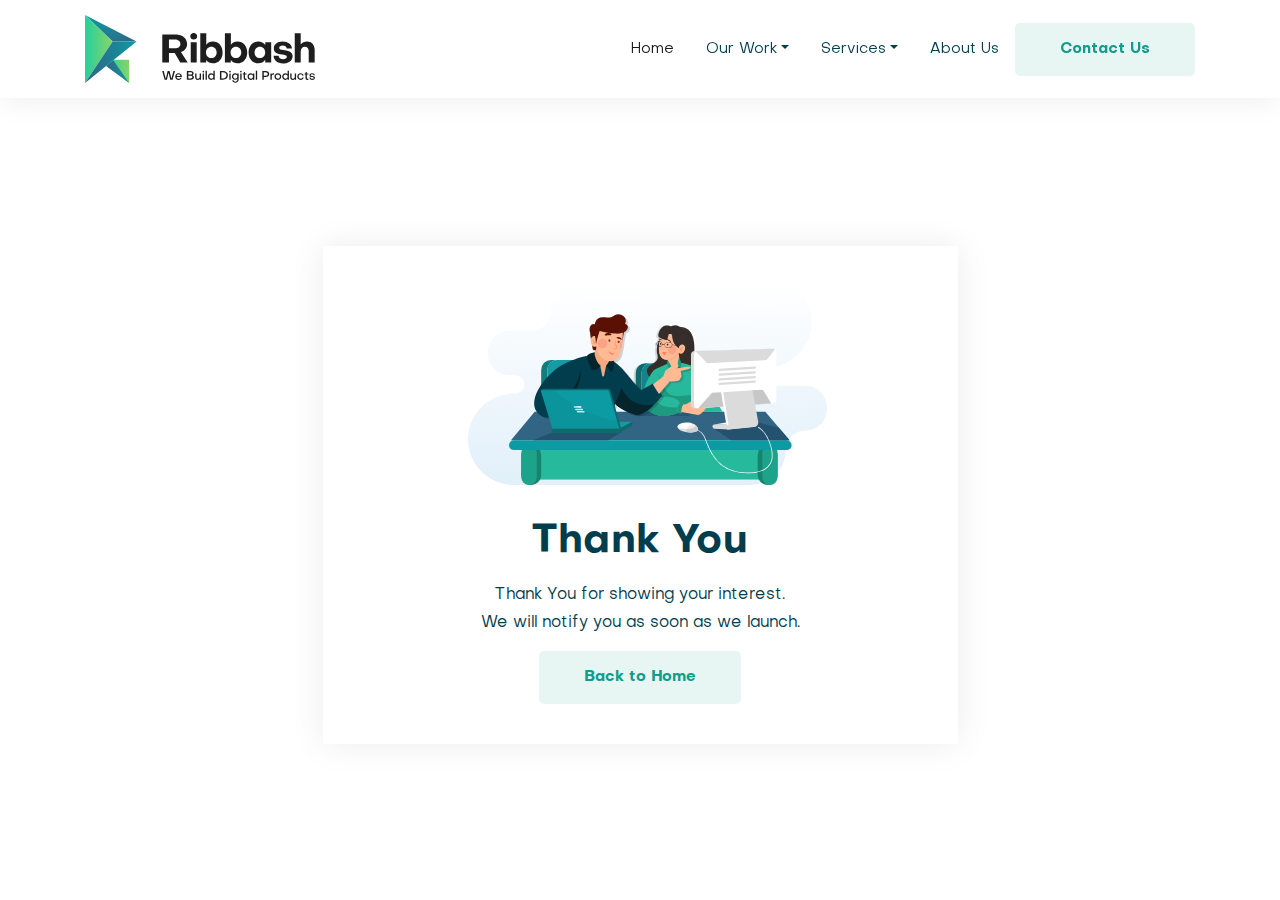
<file: thank-you.html>
<!DOCTYPE html>
<html lang="en">
<head>
    <meta charset="UTF-8">
    <meta name="viewport" content="width=device-width, initial-scale=1.0">
    <title>Thank You - Ribbash</title>
    
    <!-- CSS -->
    <link rel="stylesheet" href="css/bootstrap.min.css" media="all" />
    <link rel="stylesheet" href="css/all.min.css" media="all" />
    <link rel="stylesheet" href="css/owl.carousel.min.css" media="all" />
    <link rel="stylesheet" href="css/owl.theme.default.min.css" media="all" />
    <link rel="stylesheet" href="css/animate.min.css" media="all" />
    
    <link rel="stylesheet" href="css/el_style.css">

    <link rel="stylesheet" href="css/style.css" media="all" />
    <link rel="stylesheet" href="css/colors.css" media="all" />
    <link rel="stylesheet" href="css/responsive.css" media="all" />

    <link rel="icon" href="img/favicon.svg" type="image/svg+xml" sizes="any" />
    
</head>
<body>
    <div class="rd-wrap">

        <!--Header Section Start-->
		<header class="rd-header fixed-top rd-header-white">
			<div class="container">
				<nav class="navbar navbar-expand-lg navbar-light px-0 rd-navbar">
					<a class="navbar-brand rd-logo py-0" href="index.html">
						<img src="img/logo-black.svg" alt="logo" />
					</a>
					<button class="navbar-toggler" type="button" data-toggle="collapse" data-target="#defaultNavbar1" aria-controls="defaultNavbar1" aria-expanded="false" aria-label="Toggle navigation">
						<span class="navbar-toggler-icon"></span>
					</button>

					<div class="collapse navbar-collapse" id="defaultNavbar1">
						<ul class="navbar-nav ml-auto rd-navmenu">
							<li class="nav-item active">
								<a class="nav-link pl-3 pr-3" href="index.html">Home <span class="sr-only">(current)</span></a>
							</li>
							<li class="nav-item dropdown">
								<a class="nav-link dropdown-toggle pl-3 pr-3" href="#" id="ourWorkDropdown" role="button" data-toggle="dropdown" aria-haspopup="true" aria-expanded="false">Our Work</a>
								<div class="dropdown-menu rd-dropdown-work" aria-labelledby="ourWorkDropdown">
									<div class="container">
										<div class="row row-cols-1 row-cols-lg-6 align-items-center justify-content-sm-center">
											<div class="col">
												<a class="dropdown-item" href="nomad.html" data-toggle="tooltip" data-placement="bottom" title="Nomad">
													<img src="img/Nomad.svg" alt="Nomad" />
													<span>Nomad</span>
												</a>
											</div>
											<div class="col">
												<a class="dropdown-item" href="onshore.html" data-toggle="tooltip" data-placement="bottom" title="Onshore Momentum">
													<img src="img/Onshore-Momentum.svg" alt="Onshore" />
													<span>Onshore Momentum</span>
												</a>
											</div>
											<div class="col">
												<a class="dropdown-item" href="one-gift.html" data-toggle="tooltip" data-placement="bottom" title="OneGift">
													<img src="img/OneGift.svg" alt="OneGift" />
													<span>OneGift</span>
												</a>
											</div>
											<div class="col">
												<a class="dropdown-item" href="no-bs-dashboard.html" data-toggle="tooltip" data-placement="bottom" title="NO-BS Dashboard">
													<img src="img/NO-BS.svg" alt="NO-BS Dashboard" />
													<span>NO-BS Dashboard</span>
												</a>
											</div>
											<div class="col">
												<a class="dropdown-item" href="yor-hero.html" data-toggle="tooltip" data-placement="bottom" title="YOR Hero">
													<img src="img/YorHero.svg" alt="YOR Hero" />
													<span>YOR Hero</span>
												</a>
											</div>
										</div>
									</div>
								</div>
							</li>
							<li class="nav-item dropdown">
								<a class="nav-link dropdown-toggle pl-3 pr-3" href="#" id="servicesDropdown" role="button" data-toggle="dropdown" aria-haspopup="true" aria-expanded="false">Services</a>
								<div class="dropdown-menu rd-dropdown-services" aria-labelledby="servicesDropdown">
									<div class="container">
										<div class="row row-cols-1 row-cols-lg-3">
											<div class="col">
												<a class="dropdown-item" href="ui-ux.html">
													<img src="img/ui-ux-icon.svg" alt="ui-ux-icon" />
													<span>UI/UX Design</span>
												</a>
											</div>
											<div class="col">
												<a class="dropdown-item" href="web-development.html">
													<img src="img/web-development-icon.svg" alt="web-developer-icon" />
													<span>Web Development</span>
												</a>
											</div>
											<div class="col">
												<a class="dropdown-item" href="mobile-development.html">
													<img src="img/mobile-development-icon.svg" alt="mobile-developer-icon" />
													<span>Mobile Development</span>
												</a>
											</div>
										</div>
									</div>
								</div>
							</li>
							<!-- <li class="nav-item"><a class="nav-link pl-3 pr-3" href="#">Jobs</a></li> -->
							<li class="nav-item"><a class="nav-link pl-3 pr-3" href="about-us.html">About Us</a></li>
							<li class="nav-item px-3 px-lg-0"><a class="btn btn-light rd-button rd-button-green rd-button-effect1" href="contact-us.html">Contact Us</a></li>
						</ul>
					</div>
				</nav>
			</div>
		</header>
		<!--Header Section End-->

        <!--Banner Section Start-->
        <section class="rd-full-screen">
            <div class="container h-100">
                <div class="row justify-content-center align-items-center h-100">
                    <div class="col-md-10 col-lg-8 col-xl-7">
                        <div class="rd-thankyou-box rd-text-dark wow headShak bounce" data-wow-delay="0.3s">
                            <figure class="figure mb-4">
                                <img class="figure-img img-fluid" src="img/thank-you.svg" alt="">
                            </figure>
                            <h2 class="rd-title mb-3">
								<span class="font-weight-bold">Thank You</span>
							</h2>
                            <p class="mb-1">Thank You for showing your interest.</p>
                            <p>We will notify you as soon as we launch.</p>
                            <a class="btn btn-light rd-button rd-button-green rd-button-effect1 wow rubberBand" href="index.html" data-wow-delay="1.3s" role="button">Back to Home</a>
                        </div>
                    </div>
                </div>
            </div>
        </section>
        <!--Banner Section End-->

    </div>

    <!-- jQuery library -->
	<script src="js/jquery-3.4.1.min.js"></script>
	<script src="js/bootstrap.bundle.min.js"></script>
	<script src="js/owl.carousel.min.js"></script>
	<script src="js/wow.min.js"></script>

	<script src="js/bodymovin.js"></script>
	<script src="js/home_index.js"></script>
	<script src="js/jquery.parallax-scroll.js"></script>

    <script src="js/custom-script.js"></script>
    
</body>
</html>
</file>
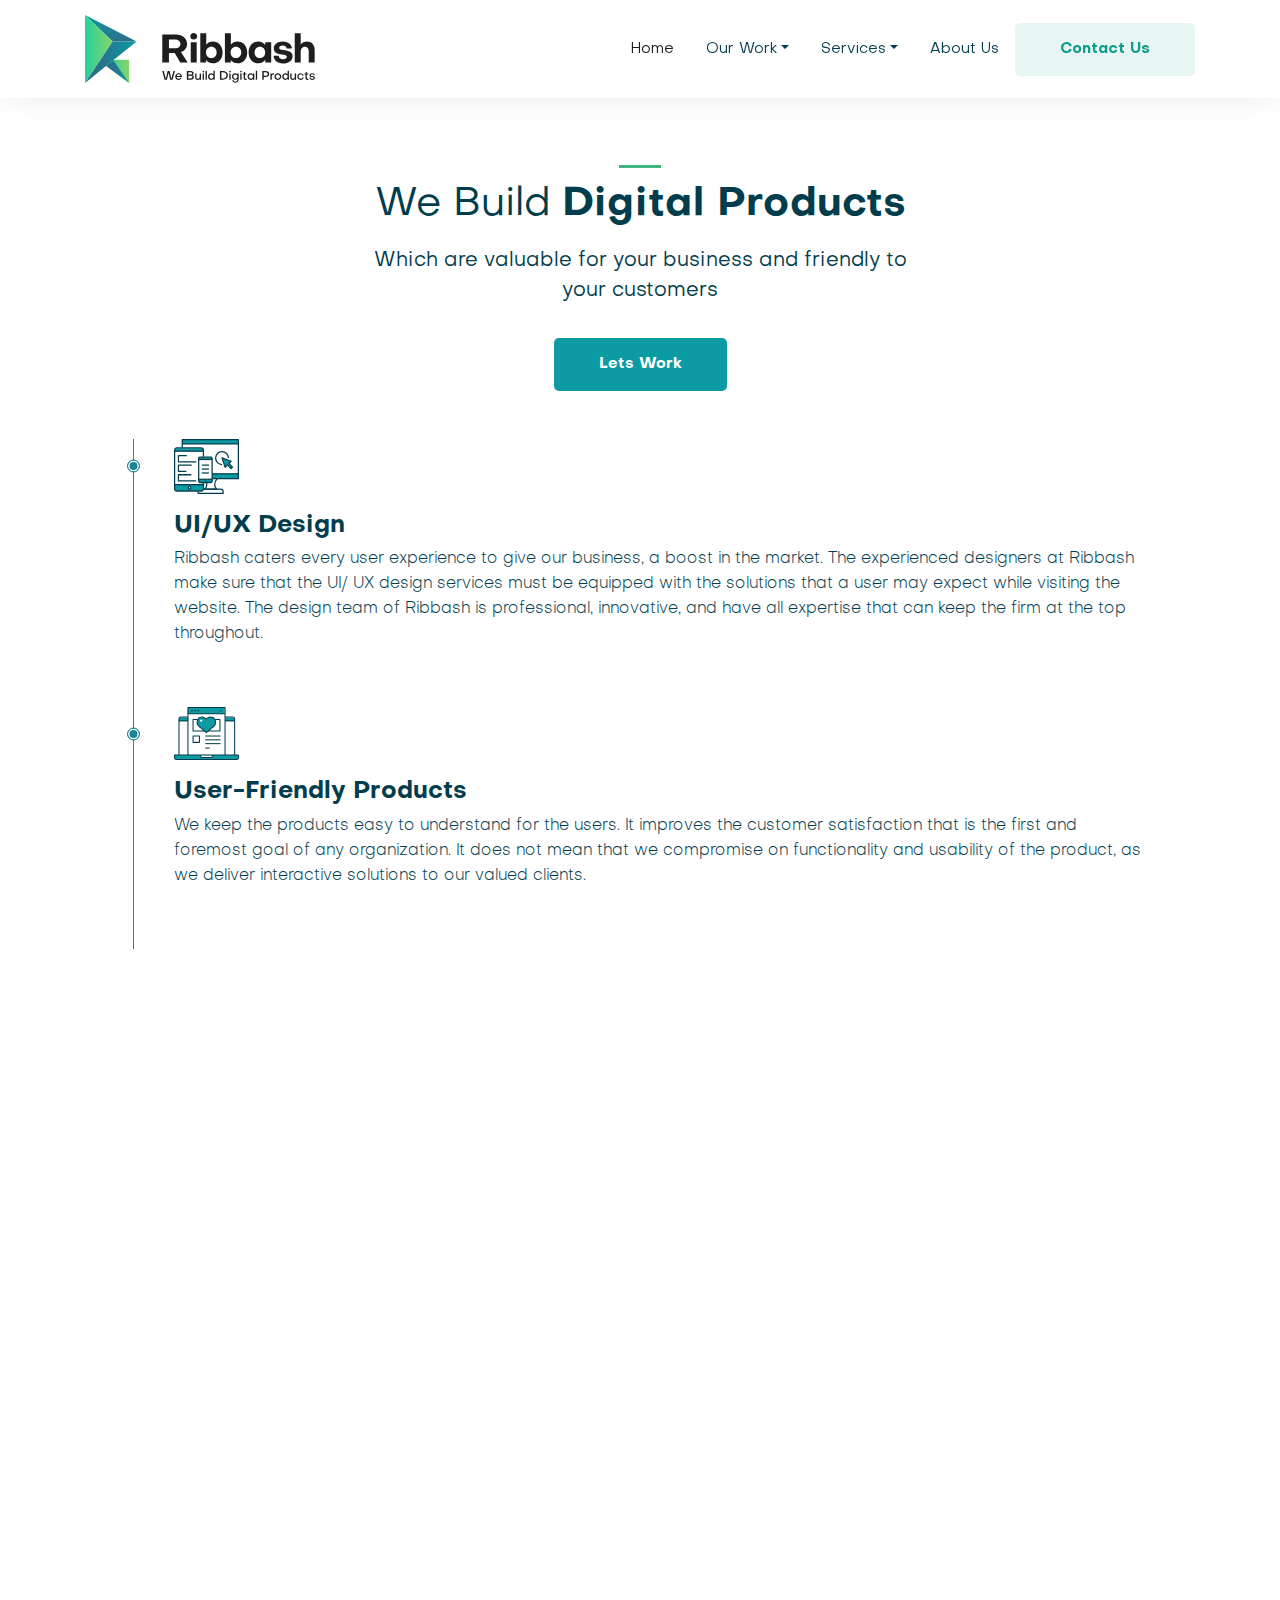
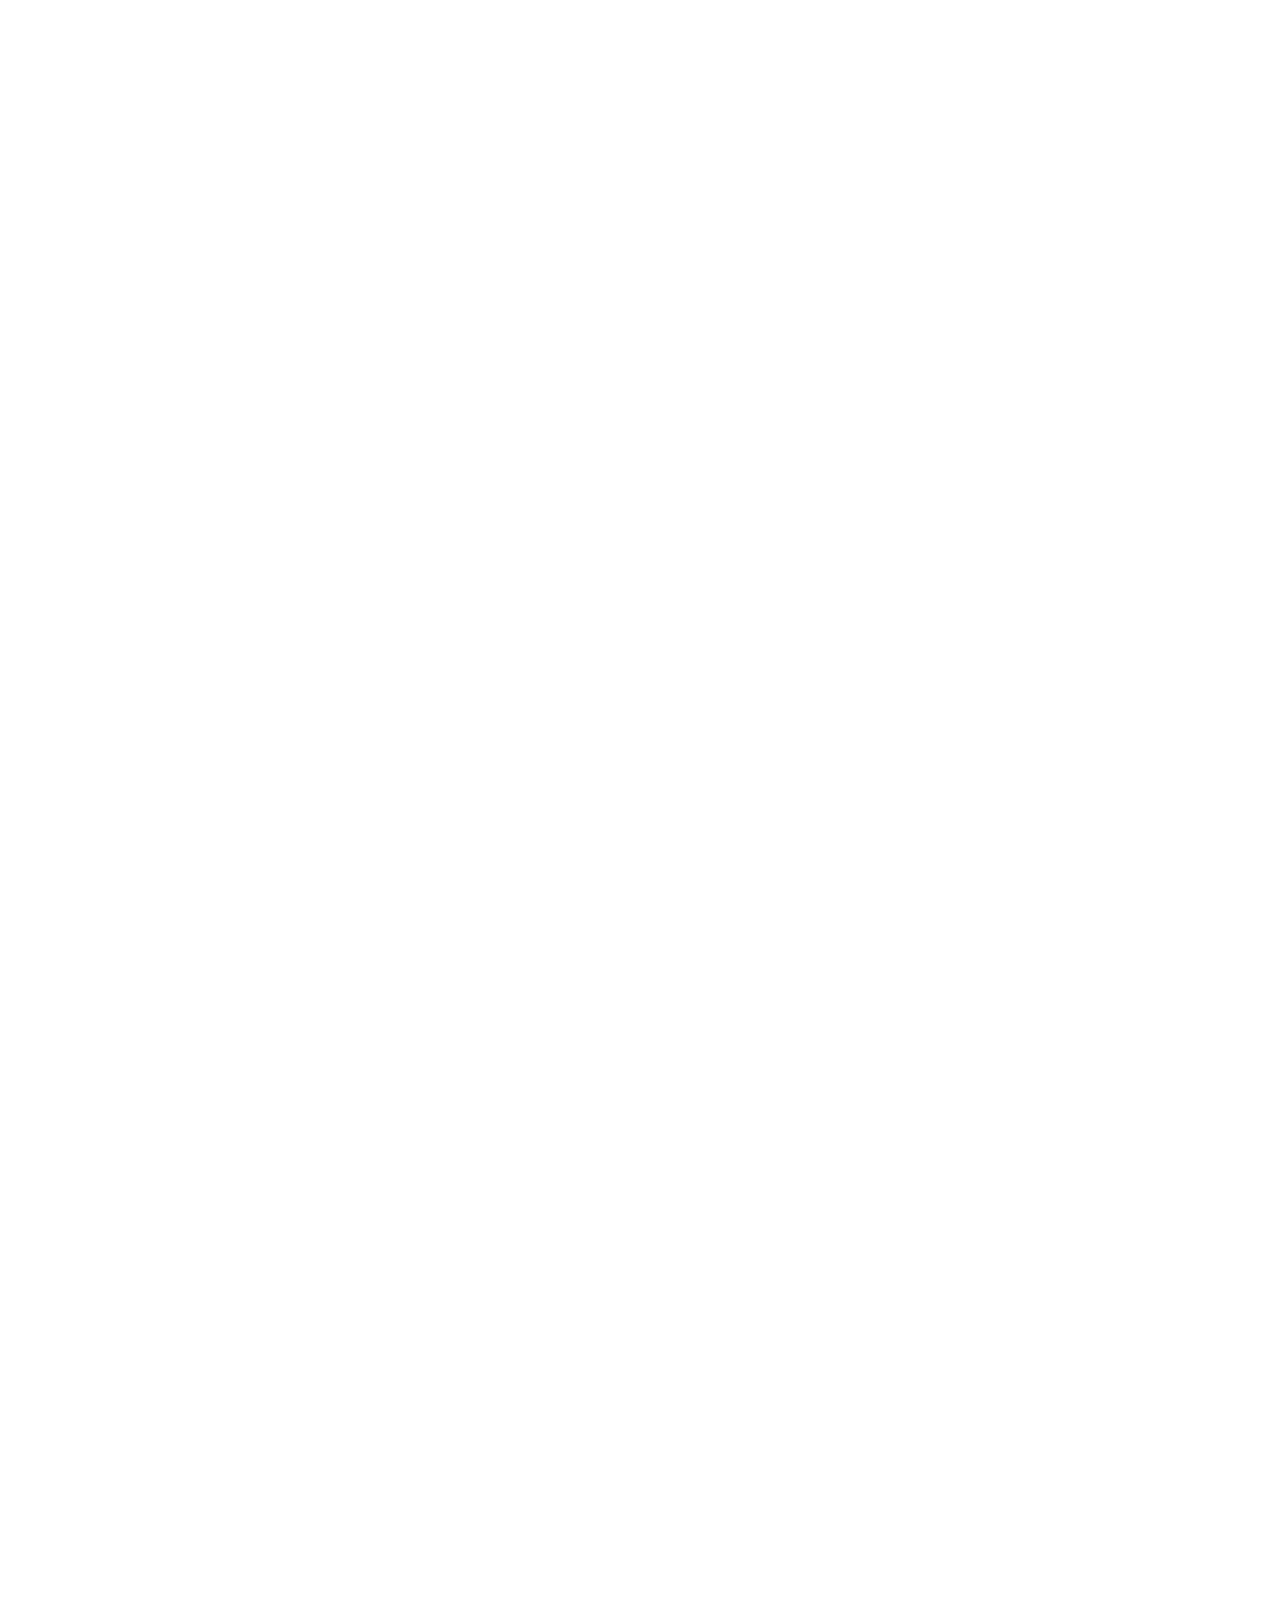
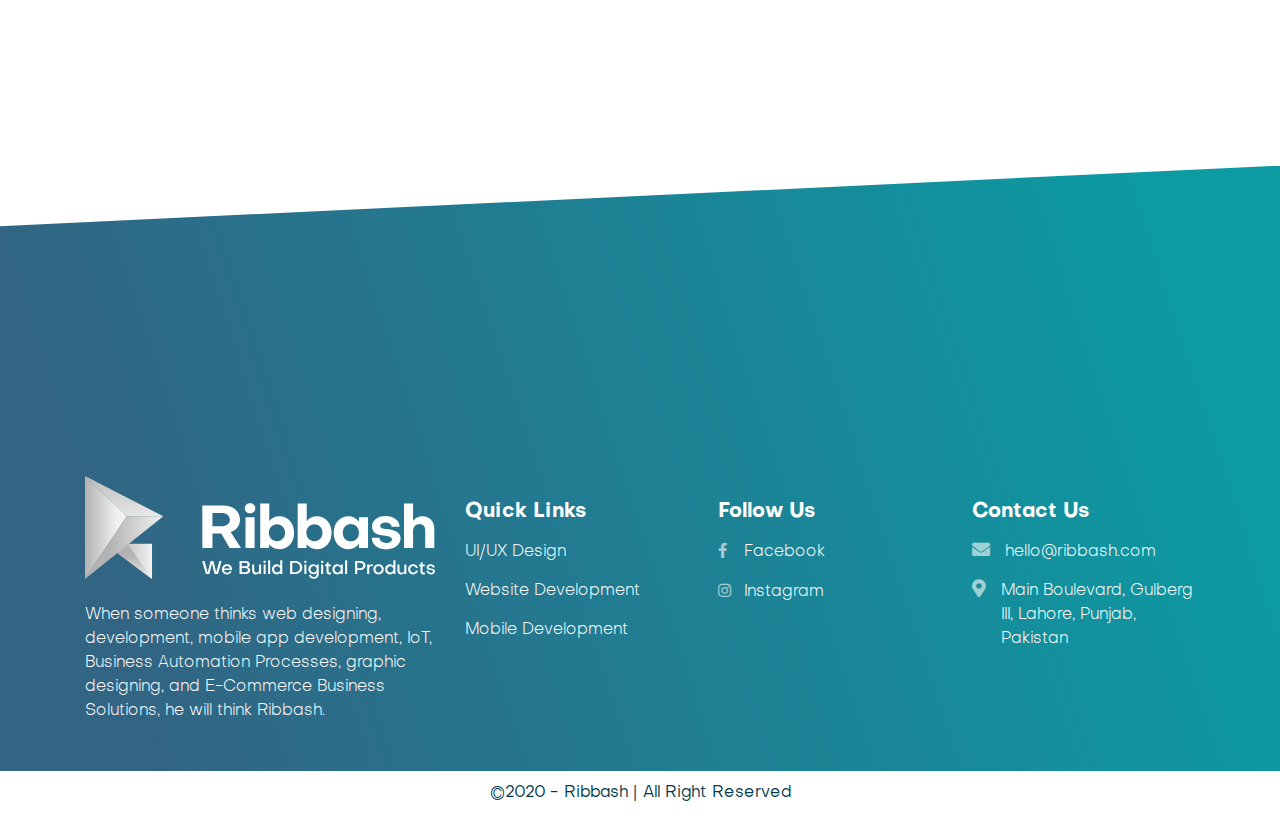
<file: ui-ux.html>
<!DOCTYPE html>
<html lang="en">
<head>
	<meta charset="UTF-8">
	<meta name="viewport" content="width=device-width, initial-scale=1.0">
	<title>Our Services - UI/UX</title>
	
	<!-- CSS -->
    <link rel="stylesheet" href="css/bootstrap.min.css" media="all" />
    <link rel="stylesheet" href="css/all.min.css" media="all" />
    <link rel="stylesheet" href="css/owl.carousel.min.css" media="all" />
	<link rel="stylesheet" href="css/owl.theme.default.min.css" media="all" />
	<link rel="stylesheet" href="css/animate.min.css" media="all" />
	
	<link rel="stylesheet" href="css/el_style.css">

    <link rel="stylesheet" href="css/style.css" media="all" />
    <link rel="stylesheet" href="css/colors.css" media="all" />
	<link rel="stylesheet" href="css/responsive.css" media="all" />

	<link rel="icon" href="img/favicon.svg" type="image/svg+xml" sizes="any" />
    
</head>

<body>
	<div class="rd-wrap">

		<!--Header Section Start-->
		<header class="rd-header fixed-top rd-header-white">
			<div class="container">
				<nav class="navbar navbar-expand-lg navbar-light px-0 rd-navbar">
					<a class="navbar-brand rd-logo py-0" href="index.html">
						<img src="img/logo-black.svg" alt="logo" />
					</a>
					<button class="navbar-toggler" type="button" data-toggle="collapse" data-target="#defaultNavbar1" aria-controls="defaultNavbar1" aria-expanded="false" aria-label="Toggle navigation">
						<span class="navbar-toggler-icon"></span>
					</button>

					<div class="collapse navbar-collapse" id="defaultNavbar1">
						<ul class="navbar-nav ml-auto rd-navmenu">
							<li class="nav-item active">
								<a class="nav-link pl-3 pr-3" href="index.html">Home <span class="sr-only">(current)</span></a>
							</li>
							<li class="nav-item dropdown">
								<a class="nav-link dropdown-toggle pl-3 pr-3" href="#" id="ourWorkDropdown" role="button" data-toggle="dropdown" aria-haspopup="true" aria-expanded="false">Our Work</a>
								<div class="dropdown-menu rd-dropdown-work" aria-labelledby="ourWorkDropdown">
									<div class="container">
										<div class="row row-cols-1 row-cols-lg-6 align-items-center justify-content-sm-center">
											<div class="col">
												<a class="dropdown-item" href="nomad.html" data-toggle="tooltip" data-placement="bottom" title="Nomad">
													<img src="img/Nomad.svg" alt="Nomad" />
													<span>Nomad</span>
												</a>
											</div>
											<div class="col">
												<a class="dropdown-item" href="onshore.html" data-toggle="tooltip" data-placement="bottom" title="Onshore Momentum">
													<img src="img/Onshore-Momentum.svg" alt="Onshore" />
													<span>Onshore Momentum</span>
												</a>
											</div>
											<div class="col">
												<a class="dropdown-item" href="one-gift.html" data-toggle="tooltip" data-placement="bottom" title="OneGift">
													<img src="img/OneGift.svg" alt="OneGift" />
													<span>OneGift</span>
												</a>
											</div>
											<div class="col">
												<a class="dropdown-item" href="no-bs-dashboard.html" data-toggle="tooltip" data-placement="bottom" title="NO-BS Dashboard">
													<img src="img/NO-BS.svg" alt="NO-BS Dashboard" />
													<span>NO-BS Dashboard</span>
												</a>
											</div>
											<div class="col">
												<a class="dropdown-item" href="yor-hero.html" data-toggle="tooltip" data-placement="bottom" title="YOR Hero">
													<img src="img/YorHero.svg" alt="YOR Hero" />
													<span>YOR Hero</span>
												</a>
											</div>
										</div>
									</div>
								</div>
							</li>
							<li class="nav-item dropdown">
								<a class="nav-link dropdown-toggle pl-3 pr-3" href="#" id="servicesDropdown" role="button" data-toggle="dropdown" aria-haspopup="true" aria-expanded="false">Services</a>
								<div class="dropdown-menu rd-dropdown-services" aria-labelledby="servicesDropdown">
									<div class="container">
										<div class="row row-cols-1 row-cols-lg-3">
											<div class="col">
												<a class="dropdown-item" href="ui-ux.html">
													<img src="img/ui-ux-icon.svg" alt="ui-ux-icon" />
													<span>UI/UX Design</span>
												</a>
											</div>
											<div class="col">
												<a class="dropdown-item" href="web-development.html">
													<img src="img/web-development-icon.svg" alt="web-developer-icon" />
													<span>Web Development</span>
												</a>
											</div>
											<div class="col">
												<a class="dropdown-item" href="mobile-development.html">
													<img src="img/mobile-development-icon.svg" alt="mobile-developer-icon" />
													<span>Mobile Development</span>
												</a>
											</div>
										</div>
									</div>
								</div>
							</li>
							<!-- <li class="nav-item"><a class="nav-link pl-3 pr-3" href="#">Jobs</a></li> -->
							<li class="nav-item"><a class="nav-link pl-3 pr-3" href="about-us.html">About Us</a></li>
							<li class="nav-item px-3 px-lg-0"><a class="btn btn-light rd-button rd-button-green rd-button-effect1" href="contact-us.html">Contact Us</a></li>
						</ul>
					</div>
				</nav>
			</div>
		</header>
		<!--Header Section End-->
		
		<!--Services Section Start-->
		<section class="rd-pt-180 rd-pb-65">
			<div class="container">
				<div class="row justify-content-md-center">
					<div class="col-12 col-md-10 col-lg-6">
						<div class="rd-infobox text-center rd-text-dark wow fadeInUp">
							<h2 class="rd-title rd-title-strip rd-title-strip-green rd-title-strip-center mb-3">
								<span class="font-weight-normal">We Build</span>
								<span class="font-weight-bold">Digital Products</span>
							</h2>
							<p class="rd-text">Which are valuable for your business and friendly to your customers</p>
							<a class="btn btn-light rd-button rd-bg-orient-blue rd-button-effect1 mt-3 wow rubberBand" href="#" data-wow-delay="1s">Lets Work</a>
						</div>
					</div>
				</div>
				<div class="row justify-content-center">
					<div class="col-12 col-md-11">
						<div class="rd-timeline-wrap mt-5">
							<div class="rd-timeline-card rd-text-dark wow fadeInUp">
								<figure class="mb-3">
									<img src="img/ui-ux-icon.svg" alt="service" />
								</figure>
								<h4 class="rd-mini-title mb-1">UI/UX Design</h4>
								<p class="rd-sub-text mb-0">Ribbash caters every user experience to give our business, a boost in the market. The experienced designers at Ribbash make sure that the UI/ UX design services must be equipped with the solutions that a user may expect while visiting the website. The design team of Ribbash is professional, innovative, and have all expertise that can keep the firm at the top throughout.</p>
							</div>
							<div class="rd-timeline-card rd-text-dark wow fadeInUp">
								<figure class="mb-3">
									<img src="img/user-friendly.svg" alt="service" />
								</figure>
								<h4 class="rd-mini-title mb-1">User-Friendly products</h4>
								<p class="rd-sub-text mb-0">We keep the products easy to understand for the users. It improves the customer satisfaction that is the first and foremost goal of any organization. It does not mean that we compromise on functionality and usability of the product, as we deliver interactive solutions to our valued clients.</p>
							</div>
							<div class="rd-timeline-card rd-text-dark wow fadeInUp">
								<figure class="mb-3">
									<img src="img/uniqueness.svg" alt="service" />
								</figure>
								<h4 class="rd-mini-title mb-1">Uniqueness</h4>
								<p class="rd-sub-text mb-0">To help the businesses become unique and innovative, it is a must to keep the comple products attractive and functional simultaneously. Our designers at Ribbash know its value, and keep the products unique for giving the businesses a chance create a difference from others.</p>
							</div>
							<div class="rd-timeline-card rd-text-dark wow fadeInUp">
								<figure class="mb-3">
									<img src="img/graphical.svg" alt="service" />
								</figure>
								<h4 class="rd-mini-title mb-1">Visualization</h4>
								<p class="rd-sub-text mb-0">Visualization is what plays the biggest role in keeping the customers engaged with your product. The visual influence makes a product unique, attractive, and professionally authenticated, and at Ribbash, we keep focusing on it to help you improve user experience at the maximum level.</p>
							</div>
						</div>
					</div>
				</div>
			</div>
		</section>
		<!--Services Section End-->

		<!--Handle Issues Section Start-->
		<section class="rd-pt-65 rd-pb-65">
			<div class="container">
				<div class="row">
					<div class="col">
						<div class="rd-infobox text-center rd-text-dark">
							<h2 class="rd-title rd-title-strip rd-title-strip-green rd-title-strip-center mb-3 wow fadeInUp">
								<span class="font-weight-bold">UI/ UX issues</span>
								<span class="font-weight-normal">that Ribbash handles</span>
							</h2>
							<p class="rd-text wow fadeInUp">In today’s digital world, the basic purpose of a company is to retain the customers. It becomes more important for the businesses that want to create better user experience. Ribbash is one of the most emerging companies in the world with a knack of turning some innovative ideas into descriptive and influential design with excellence in providing UI/ UX design service processes.</p>
						</div>
					</div>
				</div>
				<div class="row mt-4">
					<div class="col-12 col-md-6 wow fadeInLeft">
						<div class="rd-handles">
							<div class="rd-handle-item d-flex mb-4">
								<div class="rd-handle-icon d-flex align-items-center justify-content-center rounded-left">
									<svg xmlns="http://www.w3.org/2000/svg" width="20.24" height="26.923" viewBox="0 0 20.24 26.923">
										<g id="prefix__businessman-with-doubts" transform="translate(-4.841)">
											<path id="prefix__Path_4743" fill="#023d4d" d="M24.395 23.386v3.537H5.437v-3.539A4.51 4.51 0 0 1 7.953 19.8l3.079-1.464 2.137 4.453 1.093-2.966a3.4 3.4 0 0 0 .654.1 3.409 3.409 0 0 0 .654-.1l1.037 2.821 2.093-4.358 3.179 1.514a4.516 4.516 0 0 1 2.516 3.586zm-9.478-5.1c2.705 0 4.9-3.366 4.9-6.452s-2.192-4.726-4.9-4.726-4.9 1.638-4.9 4.726 2.195 6.452 4.9 6.452zm7.317-7.806l-1.056-.364a4.971 4.971 0 0 1 .291-.71.883.883 0 0 1 .383-.362 1.908 1.908 0 0 1 .741-.171l.388-.012a2.062 2.062 0 0 0 .287-.03.561.561 0 0 0 .217-.087 1.03 1.03 0 0 0 .378-.559 1.051 1.051 0 0 0 .07-.739.486.486 0 0 0-.233-.255 3.506 3.506 0 0 0-.541-.224 4.127 4.127 0 0 0-.617-.155.489.489 0 0 0-.338.057 1.142 1.142 0 0 0-.294.448.375.375 0 0 1-.027.13l-.086.248-1.055-.362a4 4 0 0 1 .508-1.071 1.042 1.042 0 0 1 .58-.414 1.746 1.746 0 0 1 .761-.01 7.6 7.6 0 0 1 .935.266q1.22.42 1.465 1.018a2.069 2.069 0 0 1-.091 1.436 2.174 2.174 0 0 1-.475.87 1.277 1.277 0 0 1-.638.309 2.909 2.909 0 0 1-.407.04c-.188.009-.331.017-.424.027a1.024 1.024 0 0 0-.288.076.388.388 0 0 0-.244.168 1.8 1.8 0 0 0-.19.432zm-1.347.477l1.056.363-.392 1.14-1.051-.36zm-12.906-.7l-.894.392a4.4 4.4 0 0 1-.235-.629.8.8 0 0 1 .03-.461 1.71 1.71 0 0 1 .374-.549l.244-.237a1.769 1.769 0 0 0 .167-.19.538.538 0 0 0 .087-.183.9.9 0 0 0-.088-.583c-.129-.293-.26-.466-.4-.517a.419.419 0 0 0-.3-.026 3.007 3.007 0 0 0-.48.177A3.789 3.789 0 0 0 6 7.717a.436.436 0 0 0-.184.237 1.006 1.006 0 0 0 .078.462.311.311 0 0 1 .061.1l.092.212-.894.393a3.47 3.47 0 0 1-.307-.99.908.908 0 0 1 .126-.611 1.535 1.535 0 0 1 .484-.457 6.962 6.962 0 0 1 .76-.384 1.991 1.991 0 0 1 1.545-.215 1.808 1.808 0 0 1 .791.979 1.875 1.875 0 0 1 .211.841 1.122 1.122 0 0 1-.226.577 2.42 2.42 0 0 1-.238.267c-.117.117-.2.208-.257.27a.873.873 0 0 0-.139.221.335.335 0 0 0-.057.251 1.6 1.6 0 0 0 .136.388zM7.4 11.363l.895-.393.424.966-.895.391zm6.586-6.694l-1.006-.492a4.984 4.984 0 0 1 .377-.673.906.906 0 0 1 .426-.314 1.89 1.89 0 0 1 .758-.079l.387.037a1.806 1.806 0 0 0 .291 0 .625.625 0 0 0 .227-.058 1.039 1.039 0 0 0 .446-.509 1.047 1.047 0 0 0 .159-.73.485.485 0 0 0-.2-.283 3.636 3.636 0 0 0-.511-.29 4.5 4.5 0 0 0-.594-.23.5.5 0 0 0-.344.014 1.151 1.151 0 0 0-.347.413.359.359 0 0 1-.042.126l-.117.237-1.006-.491a4 4 0 0 1 .638-1 1.032 1.032 0 0 1 .627-.337 1.775 1.775 0 0 1 .759.083 7.994 7.994 0 0 1 .9.381q1.162.57 1.334 1.194a2.084 2.084 0 0 1-.272 1.42 2.164 2.164 0 0 1-.58.806 1.283 1.283 0 0 1-.673.231 2.747 2.747 0 0 1-.411-.012c-.19-.015-.331-.023-.426-.026a.952.952 0 0 0-.3.043.377.377 0 0 0-.264.136 1.788 1.788 0 0 0-.237.403zm-1.4.309l1.007.491-.531 1.086-1.007-.493z" data-name="Path 4743" opacity="0.5"/>
										</g>
									</svg>
								</div>
								<div class="rd-handle-text rd-text-dark align-self-center p-2">
									<p class="mb-0">Our designs are lacking in providing client-centric approach.</p>
								</div>
							</div>
							<div class="rd-handle-item d-flex mb-4">
								<div class="rd-handle-icon d-flex align-items-center justify-content-center rounded-left">
									<svg xmlns="http://www.w3.org/2000/svg" width="20.24" height="26.923" viewBox="0 0 20.24 26.923">
										<g id="prefix__businessman-with-doubts" transform="translate(-4.841)">
											<path id="prefix__Path_4743" fill="#023d4d" d="M24.395 23.386v3.537H5.437v-3.539A4.51 4.51 0 0 1 7.953 19.8l3.079-1.464 2.137 4.453 1.093-2.966a3.4 3.4 0 0 0 .654.1 3.409 3.409 0 0 0 .654-.1l1.037 2.821 2.093-4.358 3.179 1.514a4.516 4.516 0 0 1 2.516 3.586zm-9.478-5.1c2.705 0 4.9-3.366 4.9-6.452s-2.192-4.726-4.9-4.726-4.9 1.638-4.9 4.726 2.195 6.452 4.9 6.452zm7.317-7.806l-1.056-.364a4.971 4.971 0 0 1 .291-.71.883.883 0 0 1 .383-.362 1.908 1.908 0 0 1 .741-.171l.388-.012a2.062 2.062 0 0 0 .287-.03.561.561 0 0 0 .217-.087 1.03 1.03 0 0 0 .378-.559 1.051 1.051 0 0 0 .07-.739.486.486 0 0 0-.233-.255 3.506 3.506 0 0 0-.541-.224 4.127 4.127 0 0 0-.617-.155.489.489 0 0 0-.338.057 1.142 1.142 0 0 0-.294.448.375.375 0 0 1-.027.13l-.086.248-1.055-.362a4 4 0 0 1 .508-1.071 1.042 1.042 0 0 1 .58-.414 1.746 1.746 0 0 1 .761-.01 7.6 7.6 0 0 1 .935.266q1.22.42 1.465 1.018a2.069 2.069 0 0 1-.091 1.436 2.174 2.174 0 0 1-.475.87 1.277 1.277 0 0 1-.638.309 2.909 2.909 0 0 1-.407.04c-.188.009-.331.017-.424.027a1.024 1.024 0 0 0-.288.076.388.388 0 0 0-.244.168 1.8 1.8 0 0 0-.19.432zm-1.347.477l1.056.363-.392 1.14-1.051-.36zm-12.906-.7l-.894.392a4.4 4.4 0 0 1-.235-.629.8.8 0 0 1 .03-.461 1.71 1.71 0 0 1 .374-.549l.244-.237a1.769 1.769 0 0 0 .167-.19.538.538 0 0 0 .087-.183.9.9 0 0 0-.088-.583c-.129-.293-.26-.466-.4-.517a.419.419 0 0 0-.3-.026 3.007 3.007 0 0 0-.48.177A3.789 3.789 0 0 0 6 7.717a.436.436 0 0 0-.184.237 1.006 1.006 0 0 0 .078.462.311.311 0 0 1 .061.1l.092.212-.894.393a3.47 3.47 0 0 1-.307-.99.908.908 0 0 1 .126-.611 1.535 1.535 0 0 1 .484-.457 6.962 6.962 0 0 1 .76-.384 1.991 1.991 0 0 1 1.545-.215 1.808 1.808 0 0 1 .791.979 1.875 1.875 0 0 1 .211.841 1.122 1.122 0 0 1-.226.577 2.42 2.42 0 0 1-.238.267c-.117.117-.2.208-.257.27a.873.873 0 0 0-.139.221.335.335 0 0 0-.057.251 1.6 1.6 0 0 0 .136.388zM7.4 11.363l.895-.393.424.966-.895.391zm6.586-6.694l-1.006-.492a4.984 4.984 0 0 1 .377-.673.906.906 0 0 1 .426-.314 1.89 1.89 0 0 1 .758-.079l.387.037a1.806 1.806 0 0 0 .291 0 .625.625 0 0 0 .227-.058 1.039 1.039 0 0 0 .446-.509 1.047 1.047 0 0 0 .159-.73.485.485 0 0 0-.2-.283 3.636 3.636 0 0 0-.511-.29 4.5 4.5 0 0 0-.594-.23.5.5 0 0 0-.344.014 1.151 1.151 0 0 0-.347.413.359.359 0 0 1-.042.126l-.117.237-1.006-.491a4 4 0 0 1 .638-1 1.032 1.032 0 0 1 .627-.337 1.775 1.775 0 0 1 .759.083 7.994 7.994 0 0 1 .9.381q1.162.57 1.334 1.194a2.084 2.084 0 0 1-.272 1.42 2.164 2.164 0 0 1-.58.806 1.283 1.283 0 0 1-.673.231 2.747 2.747 0 0 1-.411-.012c-.19-.015-.331-.023-.426-.026a.952.952 0 0 0-.3.043.377.377 0 0 0-.264.136 1.788 1.788 0 0 0-.237.403zm-1.4.309l1.007.491-.531 1.086-1.007-.493z" data-name="Path 4743" opacity="0.5"/>
										</g>
									</svg>
								</div>
								<div class="rd-handle-text rd-text-dark align-self-center p-2">
									<p class="mb-0">In-house standards have not followed yet.</p>
								</div>
							</div>
							<div class="rd-handle-item d-flex">
								<div class="rd-handle-icon d-flex align-items-center justify-content-center rounded-left">
									<svg xmlns="http://www.w3.org/2000/svg" width="20.24" height="26.923" viewBox="0 0 20.24 26.923">
										<g id="prefix__businessman-with-doubts" transform="translate(-4.841)">
											<path id="prefix__Path_4743" fill="#023d4d" d="M24.395 23.386v3.537H5.437v-3.539A4.51 4.51 0 0 1 7.953 19.8l3.079-1.464 2.137 4.453 1.093-2.966a3.4 3.4 0 0 0 .654.1 3.409 3.409 0 0 0 .654-.1l1.037 2.821 2.093-4.358 3.179 1.514a4.516 4.516 0 0 1 2.516 3.586zm-9.478-5.1c2.705 0 4.9-3.366 4.9-6.452s-2.192-4.726-4.9-4.726-4.9 1.638-4.9 4.726 2.195 6.452 4.9 6.452zm7.317-7.806l-1.056-.364a4.971 4.971 0 0 1 .291-.71.883.883 0 0 1 .383-.362 1.908 1.908 0 0 1 .741-.171l.388-.012a2.062 2.062 0 0 0 .287-.03.561.561 0 0 0 .217-.087 1.03 1.03 0 0 0 .378-.559 1.051 1.051 0 0 0 .07-.739.486.486 0 0 0-.233-.255 3.506 3.506 0 0 0-.541-.224 4.127 4.127 0 0 0-.617-.155.489.489 0 0 0-.338.057 1.142 1.142 0 0 0-.294.448.375.375 0 0 1-.027.13l-.086.248-1.055-.362a4 4 0 0 1 .508-1.071 1.042 1.042 0 0 1 .58-.414 1.746 1.746 0 0 1 .761-.01 7.6 7.6 0 0 1 .935.266q1.22.42 1.465 1.018a2.069 2.069 0 0 1-.091 1.436 2.174 2.174 0 0 1-.475.87 1.277 1.277 0 0 1-.638.309 2.909 2.909 0 0 1-.407.04c-.188.009-.331.017-.424.027a1.024 1.024 0 0 0-.288.076.388.388 0 0 0-.244.168 1.8 1.8 0 0 0-.19.432zm-1.347.477l1.056.363-.392 1.14-1.051-.36zm-12.906-.7l-.894.392a4.4 4.4 0 0 1-.235-.629.8.8 0 0 1 .03-.461 1.71 1.71 0 0 1 .374-.549l.244-.237a1.769 1.769 0 0 0 .167-.19.538.538 0 0 0 .087-.183.9.9 0 0 0-.088-.583c-.129-.293-.26-.466-.4-.517a.419.419 0 0 0-.3-.026 3.007 3.007 0 0 0-.48.177A3.789 3.789 0 0 0 6 7.717a.436.436 0 0 0-.184.237 1.006 1.006 0 0 0 .078.462.311.311 0 0 1 .061.1l.092.212-.894.393a3.47 3.47 0 0 1-.307-.99.908.908 0 0 1 .126-.611 1.535 1.535 0 0 1 .484-.457 6.962 6.962 0 0 1 .76-.384 1.991 1.991 0 0 1 1.545-.215 1.808 1.808 0 0 1 .791.979 1.875 1.875 0 0 1 .211.841 1.122 1.122 0 0 1-.226.577 2.42 2.42 0 0 1-.238.267c-.117.117-.2.208-.257.27a.873.873 0 0 0-.139.221.335.335 0 0 0-.057.251 1.6 1.6 0 0 0 .136.388zM7.4 11.363l.895-.393.424.966-.895.391zm6.586-6.694l-1.006-.492a4.984 4.984 0 0 1 .377-.673.906.906 0 0 1 .426-.314 1.89 1.89 0 0 1 .758-.079l.387.037a1.806 1.806 0 0 0 .291 0 .625.625 0 0 0 .227-.058 1.039 1.039 0 0 0 .446-.509 1.047 1.047 0 0 0 .159-.73.485.485 0 0 0-.2-.283 3.636 3.636 0 0 0-.511-.29 4.5 4.5 0 0 0-.594-.23.5.5 0 0 0-.344.014 1.151 1.151 0 0 0-.347.413.359.359 0 0 1-.042.126l-.117.237-1.006-.491a4 4 0 0 1 .638-1 1.032 1.032 0 0 1 .627-.337 1.775 1.775 0 0 1 .759.083 7.994 7.994 0 0 1 .9.381q1.162.57 1.334 1.194a2.084 2.084 0 0 1-.272 1.42 2.164 2.164 0 0 1-.58.806 1.283 1.283 0 0 1-.673.231 2.747 2.747 0 0 1-.411-.012c-.19-.015-.331-.023-.426-.026a.952.952 0 0 0-.3.043.377.377 0 0 0-.264.136 1.788 1.788 0 0 0-.237.403zm-1.4.309l1.007.491-.531 1.086-1.007-.493z" data-name="Path 4743" opacity="0.5"/>
										</g>
									</svg>
								</div>
								<div class="rd-handle-text rd-text-dark align-self-center p-2">
									<p class="mb-0">I want to improve conversion rates.</p>
								</div>
							</div>
						</div>
					</div>
					<div class="col-12 col-md-6 wow fadeInRight">
						<div class="rd-handles">
							<div class="rd-handle-item d-flex mb-4">
								<div class="rd-handle-icon d-flex align-items-center justify-content-center rounded-left">
									<svg xmlns="http://www.w3.org/2000/svg" width="20.24" height="26.923" viewBox="0 0 20.24 26.923">
										<g id="prefix__businessman-with-doubts" transform="translate(-4.841)">
											<path id="prefix__Path_4743" fill="#023d4d" d="M24.395 23.386v3.537H5.437v-3.539A4.51 4.51 0 0 1 7.953 19.8l3.079-1.464 2.137 4.453 1.093-2.966a3.4 3.4 0 0 0 .654.1 3.409 3.409 0 0 0 .654-.1l1.037 2.821 2.093-4.358 3.179 1.514a4.516 4.516 0 0 1 2.516 3.586zm-9.478-5.1c2.705 0 4.9-3.366 4.9-6.452s-2.192-4.726-4.9-4.726-4.9 1.638-4.9 4.726 2.195 6.452 4.9 6.452zm7.317-7.806l-1.056-.364a4.971 4.971 0 0 1 .291-.71.883.883 0 0 1 .383-.362 1.908 1.908 0 0 1 .741-.171l.388-.012a2.062 2.062 0 0 0 .287-.03.561.561 0 0 0 .217-.087 1.03 1.03 0 0 0 .378-.559 1.051 1.051 0 0 0 .07-.739.486.486 0 0 0-.233-.255 3.506 3.506 0 0 0-.541-.224 4.127 4.127 0 0 0-.617-.155.489.489 0 0 0-.338.057 1.142 1.142 0 0 0-.294.448.375.375 0 0 1-.027.13l-.086.248-1.055-.362a4 4 0 0 1 .508-1.071 1.042 1.042 0 0 1 .58-.414 1.746 1.746 0 0 1 .761-.01 7.6 7.6 0 0 1 .935.266q1.22.42 1.465 1.018a2.069 2.069 0 0 1-.091 1.436 2.174 2.174 0 0 1-.475.87 1.277 1.277 0 0 1-.638.309 2.909 2.909 0 0 1-.407.04c-.188.009-.331.017-.424.027a1.024 1.024 0 0 0-.288.076.388.388 0 0 0-.244.168 1.8 1.8 0 0 0-.19.432zm-1.347.477l1.056.363-.392 1.14-1.051-.36zm-12.906-.7l-.894.392a4.4 4.4 0 0 1-.235-.629.8.8 0 0 1 .03-.461 1.71 1.71 0 0 1 .374-.549l.244-.237a1.769 1.769 0 0 0 .167-.19.538.538 0 0 0 .087-.183.9.9 0 0 0-.088-.583c-.129-.293-.26-.466-.4-.517a.419.419 0 0 0-.3-.026 3.007 3.007 0 0 0-.48.177A3.789 3.789 0 0 0 6 7.717a.436.436 0 0 0-.184.237 1.006 1.006 0 0 0 .078.462.311.311 0 0 1 .061.1l.092.212-.894.393a3.47 3.47 0 0 1-.307-.99.908.908 0 0 1 .126-.611 1.535 1.535 0 0 1 .484-.457 6.962 6.962 0 0 1 .76-.384 1.991 1.991 0 0 1 1.545-.215 1.808 1.808 0 0 1 .791.979 1.875 1.875 0 0 1 .211.841 1.122 1.122 0 0 1-.226.577 2.42 2.42 0 0 1-.238.267c-.117.117-.2.208-.257.27a.873.873 0 0 0-.139.221.335.335 0 0 0-.057.251 1.6 1.6 0 0 0 .136.388zM7.4 11.363l.895-.393.424.966-.895.391zm6.586-6.694l-1.006-.492a4.984 4.984 0 0 1 .377-.673.906.906 0 0 1 .426-.314 1.89 1.89 0 0 1 .758-.079l.387.037a1.806 1.806 0 0 0 .291 0 .625.625 0 0 0 .227-.058 1.039 1.039 0 0 0 .446-.509 1.047 1.047 0 0 0 .159-.73.485.485 0 0 0-.2-.283 3.636 3.636 0 0 0-.511-.29 4.5 4.5 0 0 0-.594-.23.5.5 0 0 0-.344.014 1.151 1.151 0 0 0-.347.413.359.359 0 0 1-.042.126l-.117.237-1.006-.491a4 4 0 0 1 .638-1 1.032 1.032 0 0 1 .627-.337 1.775 1.775 0 0 1 .759.083 7.994 7.994 0 0 1 .9.381q1.162.57 1.334 1.194a2.084 2.084 0 0 1-.272 1.42 2.164 2.164 0 0 1-.58.806 1.283 1.283 0 0 1-.673.231 2.747 2.747 0 0 1-.411-.012c-.19-.015-.331-.023-.426-.026a.952.952 0 0 0-.3.043.377.377 0 0 0-.264.136 1.788 1.788 0 0 0-.237.403zm-1.4.309l1.007.491-.531 1.086-1.007-.493z" data-name="Path 4743" opacity="0.5"/>
										</g>
									</svg>
								</div>
								<div class="rd-handle-text rd-text-dark align-self-center p-2">
									<p class="mb-0">My business needs excellence in UI/ UX design services.</p>
								</div>
							</div>
							<div class="rd-handle-item d-flex mb-4">
								<div class="rd-handle-icon d-flex align-items-center justify-content-center rounded-left">
									<svg xmlns="http://www.w3.org/2000/svg" width="20.24" height="26.923" viewBox="0 0 20.24 26.923">
										<g id="prefix__businessman-with-doubts" transform="translate(-4.841)">
											<path id="prefix__Path_4743" fill="#023d4d" d="M24.395 23.386v3.537H5.437v-3.539A4.51 4.51 0 0 1 7.953 19.8l3.079-1.464 2.137 4.453 1.093-2.966a3.4 3.4 0 0 0 .654.1 3.409 3.409 0 0 0 .654-.1l1.037 2.821 2.093-4.358 3.179 1.514a4.516 4.516 0 0 1 2.516 3.586zm-9.478-5.1c2.705 0 4.9-3.366 4.9-6.452s-2.192-4.726-4.9-4.726-4.9 1.638-4.9 4.726 2.195 6.452 4.9 6.452zm7.317-7.806l-1.056-.364a4.971 4.971 0 0 1 .291-.71.883.883 0 0 1 .383-.362 1.908 1.908 0 0 1 .741-.171l.388-.012a2.062 2.062 0 0 0 .287-.03.561.561 0 0 0 .217-.087 1.03 1.03 0 0 0 .378-.559 1.051 1.051 0 0 0 .07-.739.486.486 0 0 0-.233-.255 3.506 3.506 0 0 0-.541-.224 4.127 4.127 0 0 0-.617-.155.489.489 0 0 0-.338.057 1.142 1.142 0 0 0-.294.448.375.375 0 0 1-.027.13l-.086.248-1.055-.362a4 4 0 0 1 .508-1.071 1.042 1.042 0 0 1 .58-.414 1.746 1.746 0 0 1 .761-.01 7.6 7.6 0 0 1 .935.266q1.22.42 1.465 1.018a2.069 2.069 0 0 1-.091 1.436 2.174 2.174 0 0 1-.475.87 1.277 1.277 0 0 1-.638.309 2.909 2.909 0 0 1-.407.04c-.188.009-.331.017-.424.027a1.024 1.024 0 0 0-.288.076.388.388 0 0 0-.244.168 1.8 1.8 0 0 0-.19.432zm-1.347.477l1.056.363-.392 1.14-1.051-.36zm-12.906-.7l-.894.392a4.4 4.4 0 0 1-.235-.629.8.8 0 0 1 .03-.461 1.71 1.71 0 0 1 .374-.549l.244-.237a1.769 1.769 0 0 0 .167-.19.538.538 0 0 0 .087-.183.9.9 0 0 0-.088-.583c-.129-.293-.26-.466-.4-.517a.419.419 0 0 0-.3-.026 3.007 3.007 0 0 0-.48.177A3.789 3.789 0 0 0 6 7.717a.436.436 0 0 0-.184.237 1.006 1.006 0 0 0 .078.462.311.311 0 0 1 .061.1l.092.212-.894.393a3.47 3.47 0 0 1-.307-.99.908.908 0 0 1 .126-.611 1.535 1.535 0 0 1 .484-.457 6.962 6.962 0 0 1 .76-.384 1.991 1.991 0 0 1 1.545-.215 1.808 1.808 0 0 1 .791.979 1.875 1.875 0 0 1 .211.841 1.122 1.122 0 0 1-.226.577 2.42 2.42 0 0 1-.238.267c-.117.117-.2.208-.257.27a.873.873 0 0 0-.139.221.335.335 0 0 0-.057.251 1.6 1.6 0 0 0 .136.388zM7.4 11.363l.895-.393.424.966-.895.391zm6.586-6.694l-1.006-.492a4.984 4.984 0 0 1 .377-.673.906.906 0 0 1 .426-.314 1.89 1.89 0 0 1 .758-.079l.387.037a1.806 1.806 0 0 0 .291 0 .625.625 0 0 0 .227-.058 1.039 1.039 0 0 0 .446-.509 1.047 1.047 0 0 0 .159-.73.485.485 0 0 0-.2-.283 3.636 3.636 0 0 0-.511-.29 4.5 4.5 0 0 0-.594-.23.5.5 0 0 0-.344.014 1.151 1.151 0 0 0-.347.413.359.359 0 0 1-.042.126l-.117.237-1.006-.491a4 4 0 0 1 .638-1 1.032 1.032 0 0 1 .627-.337 1.775 1.775 0 0 1 .759.083 7.994 7.994 0 0 1 .9.381q1.162.57 1.334 1.194a2.084 2.084 0 0 1-.272 1.42 2.164 2.164 0 0 1-.58.806 1.283 1.283 0 0 1-.673.231 2.747 2.747 0 0 1-.411-.012c-.19-.015-.331-.023-.426-.026a.952.952 0 0 0-.3.043.377.377 0 0 0-.264.136 1.788 1.788 0 0 0-.237.403zm-1.4.309l1.007.491-.531 1.086-1.007-.493z" data-name="Path 4743" opacity="0.5"/>
										</g>
									</svg>
								</div>
								<div class="rd-handle-text rd-text-dark align-self-center p-2">
									<p class="mb-0">We are lacking in technological advancements.</p>
								</div>
							</div>
							<div class="rd-handle-item d-flex">
								<div class="rd-handle-icon d-flex align-items-center justify-content-center rounded-left">
									<svg xmlns="http://www.w3.org/2000/svg" width="20.24" height="26.923" viewBox="0 0 20.24 26.923">
										<g id="prefix__businessman-with-doubts" transform="translate(-4.841)">
											<path id="prefix__Path_4743" fill="#023d4d" d="M24.395 23.386v3.537H5.437v-3.539A4.51 4.51 0 0 1 7.953 19.8l3.079-1.464 2.137 4.453 1.093-2.966a3.4 3.4 0 0 0 .654.1 3.409 3.409 0 0 0 .654-.1l1.037 2.821 2.093-4.358 3.179 1.514a4.516 4.516 0 0 1 2.516 3.586zm-9.478-5.1c2.705 0 4.9-3.366 4.9-6.452s-2.192-4.726-4.9-4.726-4.9 1.638-4.9 4.726 2.195 6.452 4.9 6.452zm7.317-7.806l-1.056-.364a4.971 4.971 0 0 1 .291-.71.883.883 0 0 1 .383-.362 1.908 1.908 0 0 1 .741-.171l.388-.012a2.062 2.062 0 0 0 .287-.03.561.561 0 0 0 .217-.087 1.03 1.03 0 0 0 .378-.559 1.051 1.051 0 0 0 .07-.739.486.486 0 0 0-.233-.255 3.506 3.506 0 0 0-.541-.224 4.127 4.127 0 0 0-.617-.155.489.489 0 0 0-.338.057 1.142 1.142 0 0 0-.294.448.375.375 0 0 1-.027.13l-.086.248-1.055-.362a4 4 0 0 1 .508-1.071 1.042 1.042 0 0 1 .58-.414 1.746 1.746 0 0 1 .761-.01 7.6 7.6 0 0 1 .935.266q1.22.42 1.465 1.018a2.069 2.069 0 0 1-.091 1.436 2.174 2.174 0 0 1-.475.87 1.277 1.277 0 0 1-.638.309 2.909 2.909 0 0 1-.407.04c-.188.009-.331.017-.424.027a1.024 1.024 0 0 0-.288.076.388.388 0 0 0-.244.168 1.8 1.8 0 0 0-.19.432zm-1.347.477l1.056.363-.392 1.14-1.051-.36zm-12.906-.7l-.894.392a4.4 4.4 0 0 1-.235-.629.8.8 0 0 1 .03-.461 1.71 1.71 0 0 1 .374-.549l.244-.237a1.769 1.769 0 0 0 .167-.19.538.538 0 0 0 .087-.183.9.9 0 0 0-.088-.583c-.129-.293-.26-.466-.4-.517a.419.419 0 0 0-.3-.026 3.007 3.007 0 0 0-.48.177A3.789 3.789 0 0 0 6 7.717a.436.436 0 0 0-.184.237 1.006 1.006 0 0 0 .078.462.311.311 0 0 1 .061.1l.092.212-.894.393a3.47 3.47 0 0 1-.307-.99.908.908 0 0 1 .126-.611 1.535 1.535 0 0 1 .484-.457 6.962 6.962 0 0 1 .76-.384 1.991 1.991 0 0 1 1.545-.215 1.808 1.808 0 0 1 .791.979 1.875 1.875 0 0 1 .211.841 1.122 1.122 0 0 1-.226.577 2.42 2.42 0 0 1-.238.267c-.117.117-.2.208-.257.27a.873.873 0 0 0-.139.221.335.335 0 0 0-.057.251 1.6 1.6 0 0 0 .136.388zM7.4 11.363l.895-.393.424.966-.895.391zm6.586-6.694l-1.006-.492a4.984 4.984 0 0 1 .377-.673.906.906 0 0 1 .426-.314 1.89 1.89 0 0 1 .758-.079l.387.037a1.806 1.806 0 0 0 .291 0 .625.625 0 0 0 .227-.058 1.039 1.039 0 0 0 .446-.509 1.047 1.047 0 0 0 .159-.73.485.485 0 0 0-.2-.283 3.636 3.636 0 0 0-.511-.29 4.5 4.5 0 0 0-.594-.23.5.5 0 0 0-.344.014 1.151 1.151 0 0 0-.347.413.359.359 0 0 1-.042.126l-.117.237-1.006-.491a4 4 0 0 1 .638-1 1.032 1.032 0 0 1 .627-.337 1.775 1.775 0 0 1 .759.083 7.994 7.994 0 0 1 .9.381q1.162.57 1.334 1.194a2.084 2.084 0 0 1-.272 1.42 2.164 2.164 0 0 1-.58.806 1.283 1.283 0 0 1-.673.231 2.747 2.747 0 0 1-.411-.012c-.19-.015-.331-.023-.426-.026a.952.952 0 0 0-.3.043.377.377 0 0 0-.264.136 1.788 1.788 0 0 0-.237.403zm-1.4.309l1.007.491-.531 1.086-1.007-.493z" data-name="Path 4743" opacity="0.5"/>
										</g>
									</svg>
								</div>
								<div class="rd-handle-text rd-text-dark align-self-center p-2">
									<p class="mb-0">Low quality prototypes disappointed me.</p>
								</div>
							</div>
						</div>
					</div>
				</div>
			</div>
		</section>
		<!--Handle Issues Section End-->
		
		<!--Related Products Section Start-->
        <section class="rd-testimonials-section rd-pt-65 pb-4">
            <div class="container">
                <div class="row">
                    <div class="col">
                        <div class="rd-infobox text-center">
                            <h2 class="rd-title rd-title-strip rd-title-strip-green rd-title-strip-center rd-text-dark mb-3 wow fadeInUp">
                                <span class="font-weight-bold">Related</span>
                                <span class="font-weight-normal">Work</span>
                            </h2>
                        </div>
                        <!--Owl-Carousel Start-->
                        <div class="owl-carousel owl-theme rd-related-products-carousel rd-carousel-arrows wow fadeInUp">
                            <figure class="mb-0">
                                <a href="nomad.html">
                                    <img src="img/Nomad.png" alt="related products">
                                </a>
                            </figure>
                            <figure class="mb-0">
                                <a href="onshore.html">
                                    <img src="img/Onshore-Momentum.png" alt="related products">
                                </a>
                            </figure>
                            <figure class="mb-0">
                                <a href="one-gift.html">
                                    <img src="img/OneGift.png" alt="related products">
                                </a>
                            </figure>
                            <figure class="mb-0">
                                <a href="no-bs-dashboard.html">
                                    <img src="img/NO-BS-Dashboard.png" alt="related products">
                                </a>
                            </figure>
                        </div>
                        <!--Owl-Carousel End-->
                    </div>
                </div>
            </div>
        </section>
        <!--Related Products Section End-->
		
		<!--Business Logos Section Start-->
		<section class="rd-testimonials-section rd-pt-65 pb-4">
			<div class="container">
				<div class="row">
					<div class="col">
						<div class="rd-infobox text-center">
							<h2 class="rd-title rd-title-strip rd-title-strip-green rd-title-strip-center rd-text-dark mb-3 wow fadeInUp">
								<span class="font-weight-bold">Businesses We Worked With</span>
							</h2>
						</div>
					</div>
				</div>
				<div class="row wow fadeInUp">
					<div class="col-12 col-sm-6 col-md-4 col-lg-3 py-3 py-lg-5 px-4 d-flex justify-content-center align-items-center">
						<figure class="rd-testimonial-logo mb-0">
							<img src="img/OneGift.svg" alt="">
						</figure>
					</div>
					<div class="col-12 col-sm-6 col-md-4 col-lg-3 py-3 py-lg-5 px-4 d-flex justify-content-center align-items-center">
						<figure class="rd-testimonial-logo mb-0">
							<img src="img/YorHero.svg" alt="">
						</figure>
					</div>
					<div class="col-12 col-sm-6 col-md-4 col-lg-3 py-3 py-lg-5 px-4 d-flex justify-content-center align-items-center">
						<figure class="rd-testimonial-logo mb-0">
							<img src="img/Nomad.svg" alt="" />
						</figure>
					</div>
					<div class="col-12 col-sm-6 col-md-4 col-lg-3 py-3 py-lg-5 px-4 d-flex justify-content-center align-items-center">
						<figure class="rd-testimonial-logo mb-0">
							<img src="img/NO-BS.svg" alt="" />
						</figure>
					</div>
					<div class="col-12 col-sm-6 col-md-4 col-lg-3 py-3 py-lg-5 px-4 d-flex justify-content-center align-items-center">
						<figure class="rd-testimonial-logo mb-0">
							<img src="img/Onshore-Momentum.svg" alt="" />
						</figure>
					</div>
					<div class="col-12 col-sm-6 col-md-4 col-lg-3 py-3 py-lg-5 px-4 d-flex justify-content-center align-items-center">
						<figure class="rd-testimonial-logo mb-0">
							<img src="img/Lemontree.svg" alt="" />
						</figure>
					</div>
					<div class="col-12 col-sm-6 col-md-4 col-lg-3 py-3 py-lg-5 px-4 d-flex justify-content-center align-items-center">
						<figure class="rd-testimonial-logo mb-0">
							<img src="img/Auj-Lawyers.svg" alt="" />
						</figure>
					</div>
					<div class="col-12 col-sm-6 col-md-4 col-lg-3 py-3 py-lg-5 px-4 d-flex justify-content-center align-items-center">
						<figure class="rd-testimonial-logo mb-0">
							<img src="img/PropLogix.svg" alt="" />
						</figure>
					</div>
				</div>
			</div>
		</section>
		<!--Business Logos Section End-->

		<!--Contact Form Section Start-->
        <section class="rd-contact-form-section rd-pt-65">
            <div class="container-fluid">
                <div class="rd-contact-form-box rd-container-1170 wow pulse">
                    <div class="rd-infobox text-center">
                        <h2 class="rd-title rd-title-strip rd-title-strip-dark rd-title-strip-center rd-text-dark mb-3">
                            <span class="font-weight-bold">Let Us Help In Your Next Project</span>
                        </h2>
                    </div>
                    <form class="rd-contact-form" action="includes/contact-form-handler.php" method="post">
                        <div class="row">
                            <div class="form-group col-md-4 mb-4">
                                <label for="full-name">Full Name</label>
                                <input type="text" name="full-name" id="full-name" class="form-control" placeholder="John Smiths">
                            </div>
                            <div class="form-group col-md-4 mb-4">
                                <label for="email">Email</label>
                                <input type="email" name="email" id="email" class="form-control" placeholder="johnsmiths@ribbash.com" required>
                            </div>
                            <div class="form-group col-md-4 mb-4">
                                <label for="website">Website</label>
                                <input type="text" name="website" id="website" class="form-control" placeholder="https://www.example.com/">
                            </div>
                        </div>
                        <div class="form-group">
                            <label for="message">Message</label>
                            <textarea class="form-control" name="message" id="message" rows="3" required></textarea>
                        </div>
                        <div class="text-center">
                            <button class="btn btn-light rd-button rd-gradient-bg-orient-blue rd-button-effect1 mt-4" type="submit">Submit</button>
                        </div>
                    </form>
                </div>
            </div>
        </section>
        <!--Contact Form Section End-->
		
		<!--Footer Section Start-->
		<footer class="rd-footer">
			<div class="rd-footer-top rd-gradient-bg-orient-blue pb-5 rd-clip-bg-top-left font-weight-light">
				<div class="container">
					<div class="row d-none">
						<div class="col">
							<div class="rd-infobox text-center">
								<h2 class="rd-title rd-title-strip rd-title-strip-center text-white mb-3">
									<span class="font-weight-bold">Company News</span>
								</h2>
							</div>
							<!--Owl-Carousel Start-->
							<div class="owl-carousel owl-theme rd-blog-carousel">
								<div class="card rd-blog-item border-0">
									<figure class="rd-blog-img mb-0">
										<img src="img/mask-group--14.jpg" srcset="img/mask-group--14@2x.jpg 2x, img/mask-group--14@3x.jpg 3x" alt="">
									</figure>
									<div class="card-body d-flex flex-column rd-blog-content">
										<h4 class="rd-blog-title">
											<a href="#">Lorem Ipsum is simply dummy text of the printing</a>
										</h4>
										<div class="rd-blog-metadata mt-auto">
											<span class="rd-blog-published"><i class="far fa-calendar-alt"></i>2 Days Ago</span>
											<span class="rd-blog-time"><i class="far fa-clock"></i>2 mint</span>
										</div>
									</div>
								</div>
								<div class="card rd-blog-item border-0">
									<figure class="rd-blog-img mb-0">
										<img src="img/mask-group--11.jpg" srcset="img/mask-group--11@2x.jpg 2x, img/mask-group--11@3x.jpg 3x" alt="">
									</figure>
									<div class="card-body d-flex flex-column rd-blog-content">
										<h4 class="rd-blog-title">
											<a href="#">Porem Ipsum is simply dummy of the printing and typesetting.</a>
										</h4>
										<div class="rd-blog-metadata mt-auto">
											<span class="rd-blog-published"><i class="far fa-calendar-alt"></i>2 Days Ago</span>
											<span class="rd-blog-time"><i class="far fa-clock"></i>2 mint</span>
										</div>
									</div>
								</div>
								<div class="card rd-blog-item border-0">
									<figure class="rd-blog-img mb-0">
										<img src="img/people-inside-room-3184657.jpg" srcset="img/people-inside-room-3184657@2x.jpg 2x, img/people-inside-room-3184657@3x.jpg 3x" alt="">
									</figure>
									<div class="card-body d-flex flex-column rd-blog-content">
										<h4 class="rd-blog-title">
											<a href="#">Horem Ipsum has been the industrys standard dummy text ever since.</a>
										</h4>
										<div class="rd-blog-metadata mt-auto">
											<span class="rd-blog-published"><i class="far fa-calendar-alt"></i>2 Days Ago</span>
											<span class="rd-blog-time"><i class="far fa-clock"></i>2 mint</span>
										</div>
									</div>
								</div>
								<div class="card rd-blog-item border-0">
									<figure class="rd-blog-img mb-0">
										<img src="img/mask-group--11.jpg" srcset="img/mask-group--11@2x.jpg 2x, img/mask-group--11@3x.jpg 3x" alt="">
									</figure>
									<div class="card-body d-flex flex-column rd-blog-content">
										<h4 class="rd-blog-title">
											<a href="#">Porem Ipsum is simply dummy of the printing and typesetting.</a>
										</h4>
										<div class="rd-blog-metadata mt-auto">
											<span class="rd-blog-published"><i class="far fa-calendar-alt"></i>2 Days Ago</span>
											<span class="rd-blog-time"><i class="far fa-clock"></i>2 mint</span>
										</div>
									</div>
								</div>
							</div>
							<!--Owl-Carousel End-->
						</div>
					</div>
					<span class="rd-divider w-100 mt-5 mb-5 d-none"></span>
					<div class="row text-white">
						<div class="col-12 col-md-4">
							<div class="rd-footer-intro">
								<a class="rd-footer-logo d-inline-block mb-4" href="index.html">
									<img src="img/logo-white.svg" alt="logo" />
								</a>
								<p class="mb-0">When someone thinks web designing, development, mobile app development, IoT, Business Automation Processes, graphic designing, and E-Commerce Business Solutions, he will think Ribbash.</p>
							</div>
						</div>
						<div class="col-12 col-md-8">
							<div class="row">
								<div class="col-12 col-md-4">
										<h4 class="rd-sub-title mt-4 mb-3">Quick Links</h4>
										<ul class="rd-footer-list rd-quick-links list-inline mb-0">
											<li><a href="ui-ux.html">UI/UX Design</a></li>
											<li><a href="web-development.html">Website Development</a></li>
											<li><a href="mobile-development.html">Mobile Development</a></li>
										</ul>
								</div>
								<div class="col-12 col-md-4">
									<div class="rd-footer-links-wrap">
										<h4 class="rd-sub-title mt-4 mb-3">Follow Us</h4>
										<ul class="rd-footer-list rd-social-links-vr list-inline mb-0">
											<li>
												<i class="fab fa-facebook-f"></i>
												<a href="#" target="_blank">Facebook</a>
											</li>
											<li>
												<i class="fab fa-instagram"></i>
												<a href="#" target="_blank">Instagram</a>
											</li>
										</ul>
									</div>
								</div>
								<div class="col-12 col-md-4">
									<div class="rd-footer-links-wrap">
										<h4 class="rd-sub-title mt-4 mb-3">Contact Us</h4>
										<ul class="rd-footer-list rd-contact-info list-inline mb-0">
											<li>
												<i class="fas fa-envelope"></i>
												<a href="mailto:hello@ribbash.com">hello@ribbash.com</a>
											</li>
											<li class="d-flex align-items-baseline">
												<i class="fas fa-map-marker-alt"></i>
												<span>Main Boulevard, Gulberg III, Lahore, Punjab, Pakistan</span>
											</li>
										</ul>
									</div>
								</div>
							</div>
						</div>
					</div>
				</div>
			</div>
			<div class="rd-copyright-footer rd-text-dark">
				<div class="container">
					<div class="row">
						<div class="col-12 text-center">
							<p class="rd-sub-text mb-0 font-weight-normal">©2020 - Ribbash | All Right Reserved</p>
						</div>
					</div>
				</div>
			</div>
		</footer>
		<!--Footer End-->

	</div>
	
	
    <!-- jQuery library -->
	<script src="js/jquery-3.4.1.min.js"></script>
	<script src="js/bootstrap.bundle.min.js"></script>
	<script src="js/owl.carousel.min.js"></script>
	<script src="js/wow.min.js"></script>

	<script src="js/bodymovin.js"></script>
	<script src="js/home_index.js"></script>
	<script src="js/jquery.parallax-scroll.js"></script>

	<script src="js/custom-script.js"></script>

</body>
</html>
</file>
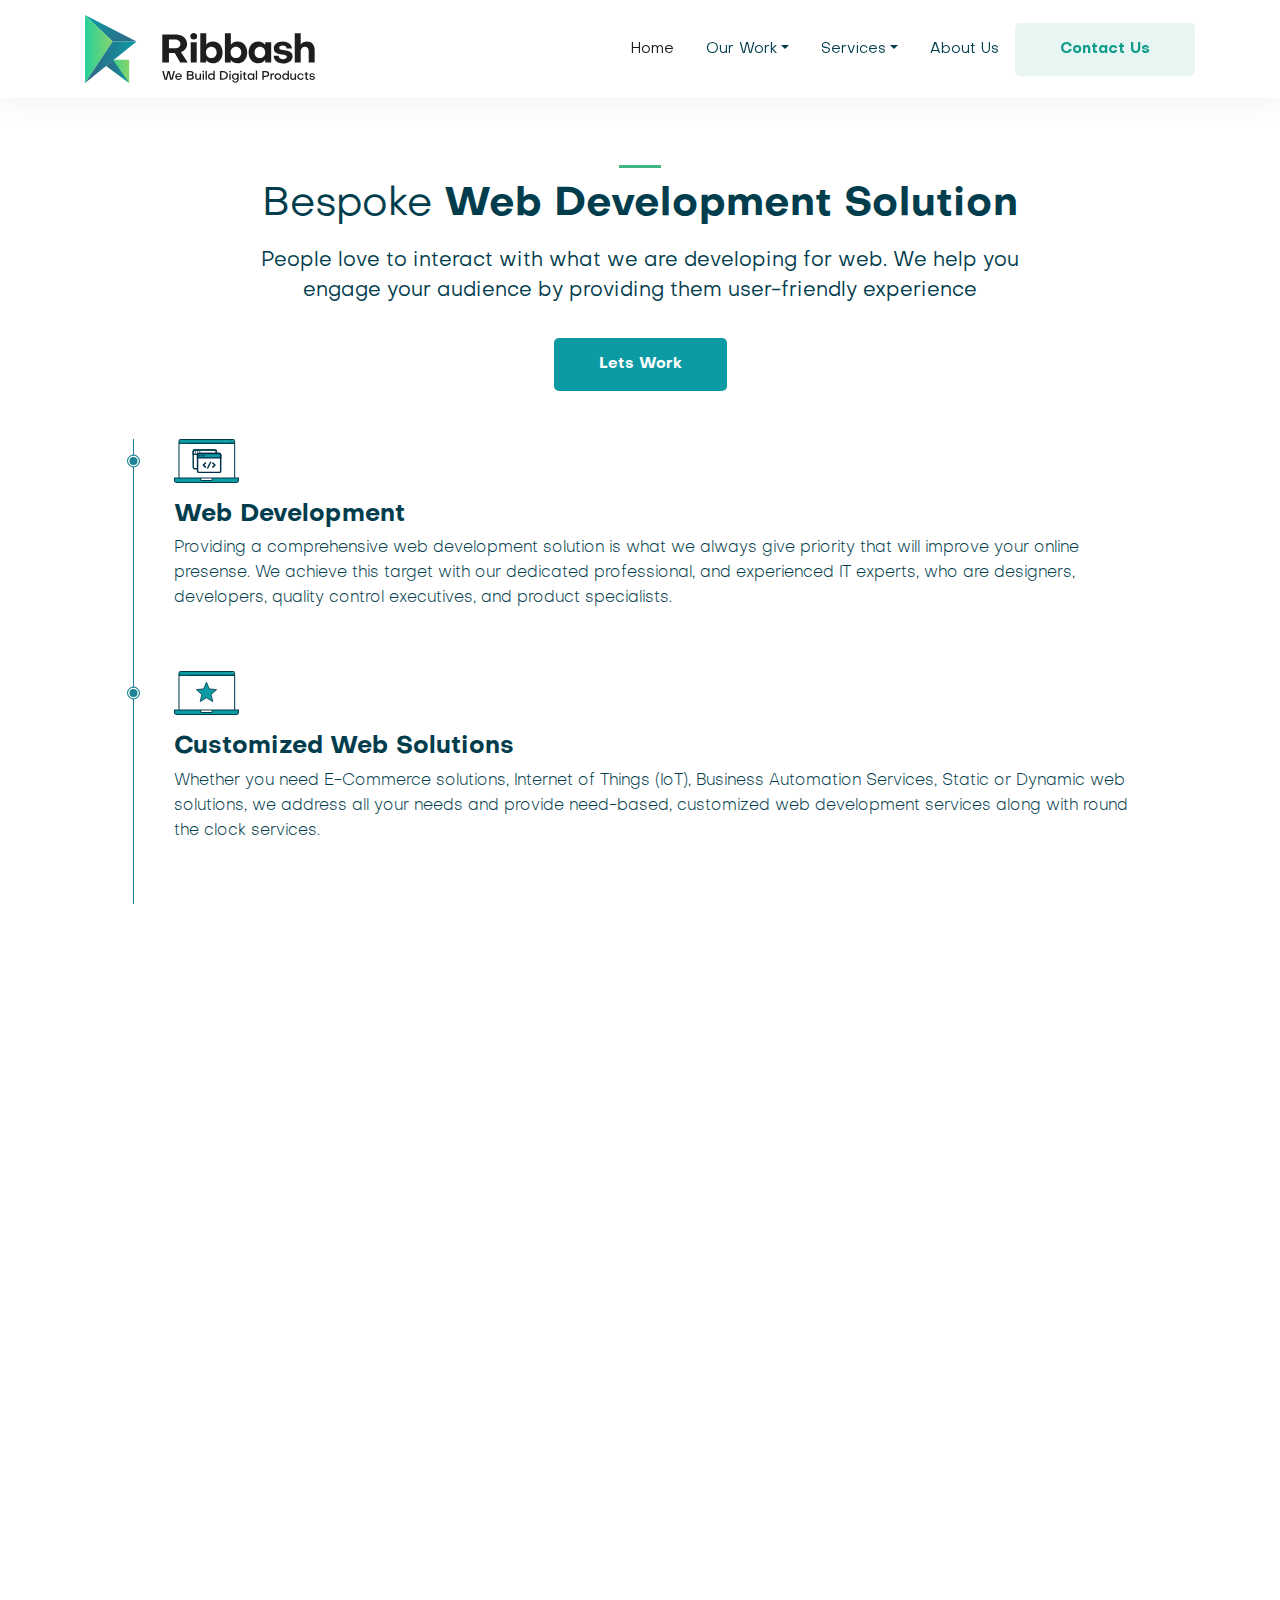
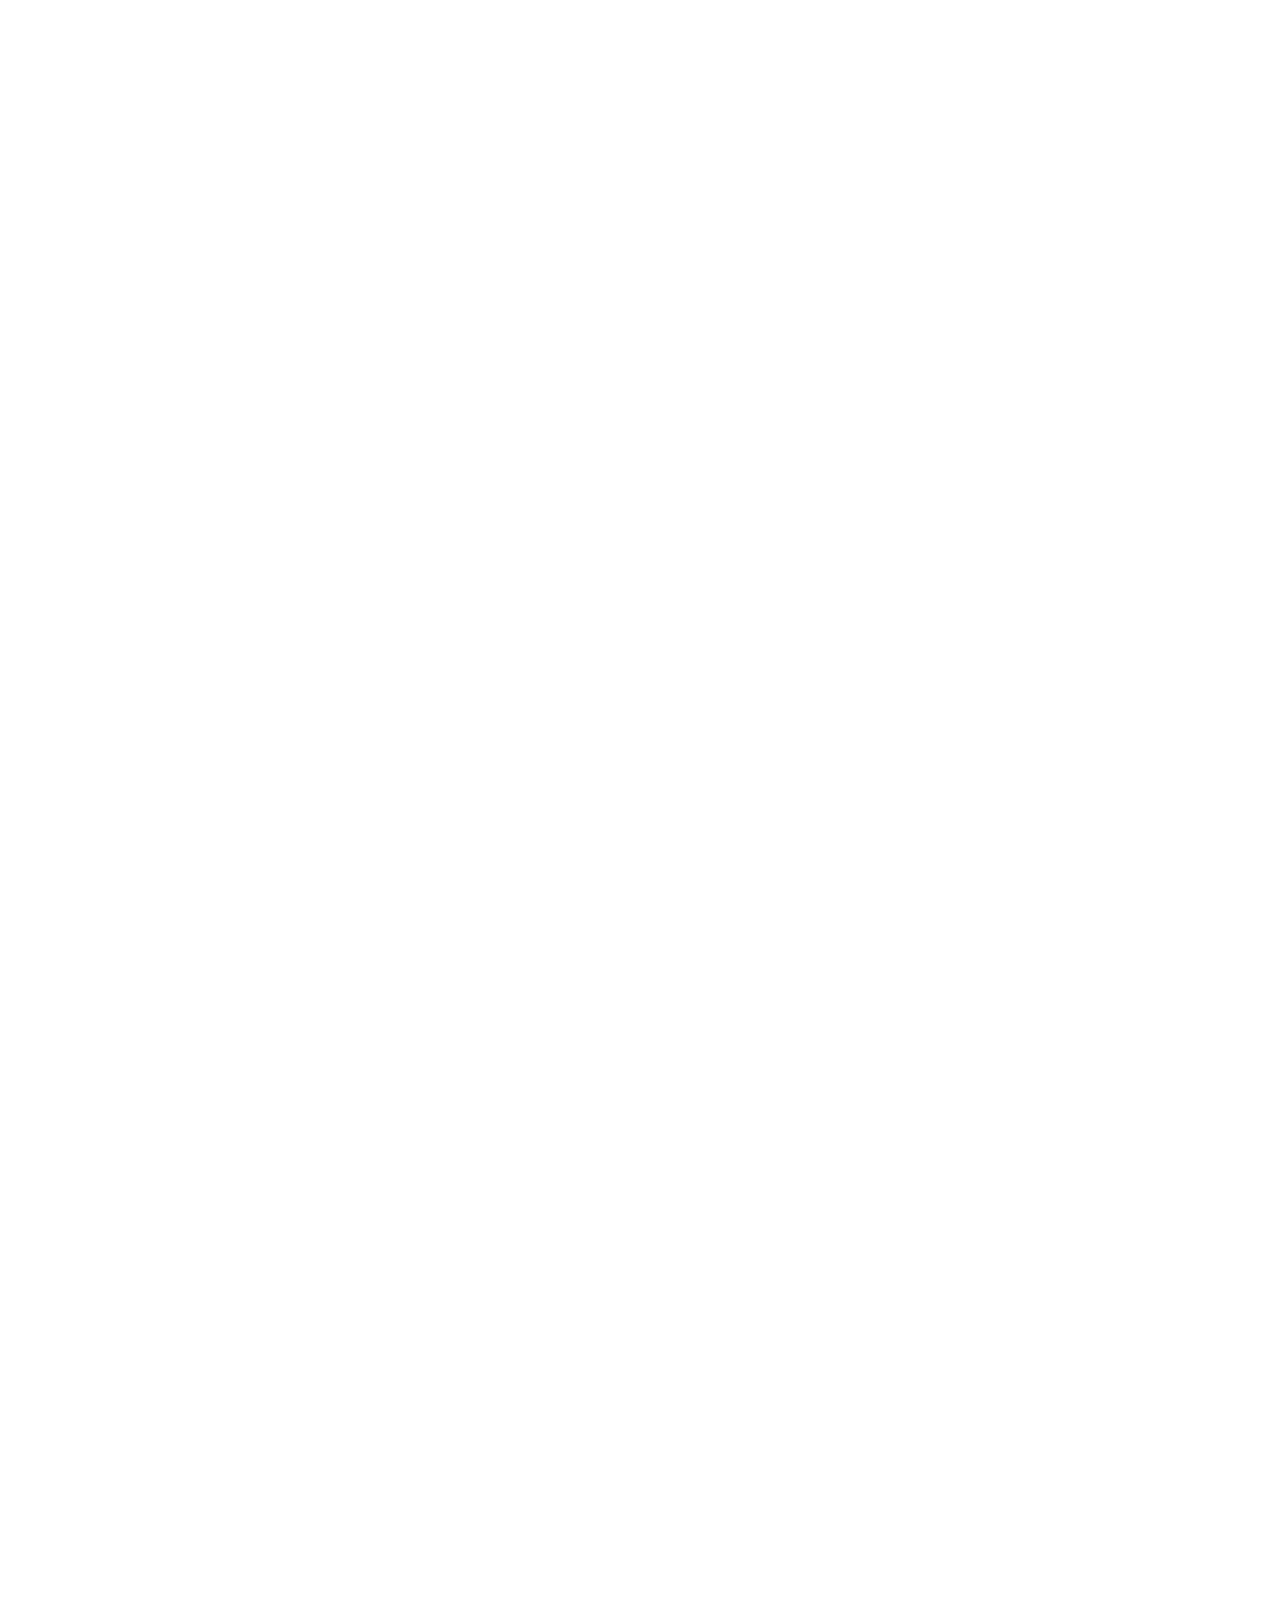
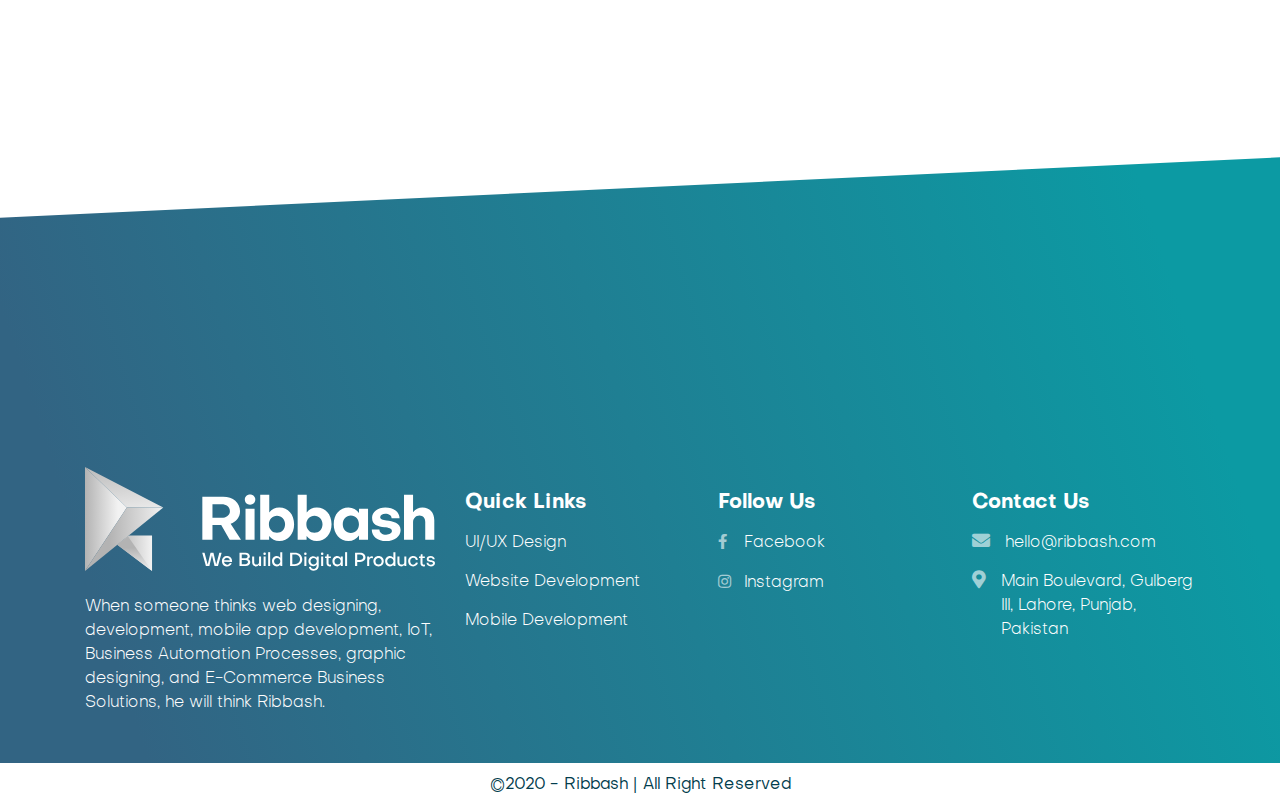
<file: web-development.html>
<!DOCTYPE html>
<html lang="en">
<head>
	<meta charset="UTF-8">
	<meta name="viewport" content="width=device-width, initial-scale=1.0">
	<title>Our Services - Web Development</title>
	
	<!-- CSS -->
    <link rel="stylesheet" href="css/bootstrap.min.css" media="all" />
    <link rel="stylesheet" href="css/all.min.css" media="all" />
    <link rel="stylesheet" href="css/owl.carousel.min.css" media="all" />
	<link rel="stylesheet" href="css/owl.theme.default.min.css" media="all" />
	<link rel="stylesheet" href="css/animate.min.css" media="all" />
	
	<link rel="stylesheet" href="css/el_style.css">

    <link rel="stylesheet" href="css/style.css" media="all" />
    <link rel="stylesheet" href="css/colors.css" media="all" />
	<link rel="stylesheet" href="css/responsive.css" media="all" />

	<link rel="icon" href="img/favicon.svg" type="image/svg+xml" sizes="any" />
    
</head>

<body>
	<div class="rd-wrap">

		<!--Header Section Start-->
		<header class="rd-header fixed-top rd-header-white">
			<div class="container">
				<nav class="navbar navbar-expand-lg navbar-light px-0 rd-navbar">
					<a class="navbar-brand rd-logo py-0" href="index.html">
						<img src="img/logo-black.svg" alt="logo" />
					</a>
					<button class="navbar-toggler" type="button" data-toggle="collapse" data-target="#defaultNavbar1" aria-controls="defaultNavbar1" aria-expanded="false" aria-label="Toggle navigation">
						<span class="navbar-toggler-icon"></span>
					</button>

					<div class="collapse navbar-collapse" id="defaultNavbar1">
						<ul class="navbar-nav ml-auto rd-navmenu">
							<li class="nav-item active">
								<a class="nav-link pl-3 pr-3" href="index.html">Home <span class="sr-only">(current)</span></a>
							</li>
							<li class="nav-item dropdown">
								<a class="nav-link dropdown-toggle pl-3 pr-3" href="#" id="ourWorkDropdown" role="button" data-toggle="dropdown" aria-haspopup="true" aria-expanded="false">Our Work</a>
								<div class="dropdown-menu rd-dropdown-work" aria-labelledby="ourWorkDropdown">
									<div class="container">
										<div class="row row-cols-1 row-cols-lg-6 align-items-center justify-content-sm-center">
											<div class="col">
												<a class="dropdown-item" href="nomad.html" data-toggle="tooltip" data-placement="bottom" title="Nomad">
													<img src="img/Nomad.svg" alt="Nomad" />
													<span>Nomad</span>
												</a>
											</div>
											<div class="col">
												<a class="dropdown-item" href="onshore.html" data-toggle="tooltip" data-placement="bottom" title="Onshore Momentum">
													<img src="img/Onshore-Momentum.svg" alt="Onshore" />
													<span>Onshore Momentum</span>
												</a>
											</div>
											<div class="col">
												<a class="dropdown-item" href="one-gift.html" data-toggle="tooltip" data-placement="bottom" title="OneGift">
													<img src="img/OneGift.svg" alt="OneGift" />
													<span>OneGift</span>
												</a>
											</div>
											<div class="col">
												<a class="dropdown-item" href="no-bs-dashboard.html" data-toggle="tooltip" data-placement="bottom" title="NO-BS Dashboard">
													<img src="img/NO-BS.svg" alt="NO-BS Dashboard" />
													<span>NO-BS Dashboard</span>
												</a>
											</div>
											<div class="col">
												<a class="dropdown-item" href="yor-hero.html" data-toggle="tooltip" data-placement="bottom" title="YOR Hero">
													<img src="img/YorHero.svg" alt="YOR Hero" />
													<span>YOR Hero</span>
												</a>
											</div>
										</div>
									</div>
								</div>
							</li>
							<li class="nav-item dropdown">
								<a class="nav-link dropdown-toggle pl-3 pr-3" href="#" id="servicesDropdown" role="button" data-toggle="dropdown" aria-haspopup="true" aria-expanded="false">Services</a>
								<div class="dropdown-menu rd-dropdown-services" aria-labelledby="servicesDropdown">
									<div class="container">
										<div class="row row-cols-1 row-cols-lg-3">
											<div class="col">
												<a class="dropdown-item" href="ui-ux.html">
													<img src="img/ui-ux-icon.svg" alt="ui-ux-icon" />
													<span>UI/UX Design</span>
												</a>
											</div>
											<div class="col">
												<a class="dropdown-item" href="web-development.html">
													<img src="img/web-development-icon.svg" alt="web-developer-icon" />
													<span>Web Development</span>
												</a>
											</div>
											<div class="col">
												<a class="dropdown-item" href="mobile-development.html">
													<img src="img/mobile-development-icon.svg" alt="mobile-developer-icon" />
													<span>Mobile Development</span>
												</a>
											</div>
										</div>
									</div>
								</div>
							</li>
							<!-- <li class="nav-item"><a class="nav-link pl-3 pr-3" href="#">Jobs</a></li> -->
							<li class="nav-item"><a class="nav-link pl-3 pr-3" href="about-us.html">About Us</a></li>
							<li class="nav-item px-3 px-lg-0"><a class="btn btn-light rd-button rd-button-green rd-button-effect1" href="contact-us.html">Contact Us</a></li>
						</ul>
					</div>
				</nav>
			</div>
		</header>
		<!--Header Section End-->
		
		<!--Services Section Start-->
		<section class="rd-pt-180 rd-pb-65">
			<div class="container">
				<div class="row justify-content-md-center">
					<div class="col-12 col-md-10 col-lg-9">
						<div class="rd-infobox text-center rd-text-dark wow fadeInUp">
							<h2 class="rd-title rd-title-strip rd-title-strip-green rd-title-strip-center mb-3">
								<span class="font-weight-normal">Bespoke</span>
								<span class="font-weight-bold">Web Development Solution</span>
							</h2>
							<p class="rd-text">People love to interact with what we are developing for web. We help you engage your audience by providing them user-friendly experience</p>
							<a class="btn btn-light rd-button rd-bg-orient-blue rd-button-effect1 mt-3 wow rubberBand" href="#" data-wow-delay="1s">Lets Work</a>
						</div>
					</div>
				</div>
				<div class="row justify-content-center">
					<div class="col-12 col-md-11">
						<div class="rd-timeline-wrap mt-5">
							<div class="rd-timeline-card rd-text-dark wow fadeInUp">
								<figure class="mb-3">
									<img src="img/web-development-icon.svg" alt="service" />
								</figure>
								<h4 class="rd-mini-title mb-1">Web Development</h4>
								<p class="rd-sub-text mb-0">Providing a comprehensive web development solution is what we always give priority that will improve your online presense. We achieve this target with our dedicated professional, and experienced IT experts, who are designers, developers, quality control executives, and product specialists.</p>
							</div>
							<div class="rd-timeline-card rd-text-dark wow fadeInUp">
								<figure class="mb-3">
									<img src="img/web-solutions.svg" alt="service" />
								</figure>
								<h4 class="rd-mini-title mb-1">Customized Web Solutions</h4>
								<p class="rd-sub-text mb-0">Whether you need E-Commerce solutions, Internet of Things (IoT), Business Automation Services, Static or Dynamic web solutions, we address all your needs and provide need-based, customized web development services along with round the clock services.</p>
							</div>
							<div class="rd-timeline-card rd-text-dark wow fadeInUp">
								<figure class="mb-3">
									<img src="img/addressing-business.svg" alt="service" />
								</figure>
								<h4 class="rd-mini-title mb-1">Addressing Business Needs</h4>
								<p class="rd-sub-text mb-0">For all those businesses that are looking for a web design and development company, the professionals at Ribbash have ally types of skills and experience to help businesses achive what they are epecting from an IT firm. Ribbash is a name that knows how to address all the business needs, as it has a team that knows everything regarding customer support and services.</p>
							</div>
							<div class="rd-timeline-card rd-text-dark wow fadeInUp">
								<figure class="mb-3">
									<img src="img/thumbup.svg" alt="service" />
								</figure>
								<h4 class="rd-mini-title mb-1">Full Stack Web Development</h4>
								<p class="rd-sub-text mb-0">Ribbash is considered one of the most emerging we developed companies in the world. We, at Ribbash, provide a wide array of personalized and professional web-based solutions that address all the businesses of all types of industries. So, get secure, high performing, scalable, and feature-packed IT services catering at market leading prices.</p>
							</div>
						</div>
					</div>
				</div>
			</div>
		</section>
		<!--Services Section End-->

		<!--Technologies Section Start-->
		<section class="rd-pt-65 rd-pb-65">
			<div class="container">
				<div class="row">
					<div class="col">
						<div class="rd-infobox text-center">
							<h2 class="rd-title rd-title-strip rd-title-strip-green rd-title-strip-center rd-text-dark mb-3 wow fadeInUp">
								<span class="font-weight-bold">The Technologies</span>
								<span class="font-weight-normal">that Ribbash uses</span>
							</h2>
						</div>
					</div>
				</div>
				<div class="row justify-content-center">
					<div class="col-12 col-md-6 col-lg-4 px-sm-4 py-4 py-md-5">
						<div class="rd-technology text-center rd-text-dark wow fadeInUp">
							<figure class="rd-technology-img">
								<img src="img/React-icon.svg" alt="Technologies" />
							</figure>
							<h4 class="rd-sub-title rd-technology-title">React Development</h4>
						</div>
					</div>
					<div class="col-12 col-md-6 col-lg-4 px-sm-4 py-4 py-md-5">
						<div class="rd-technology text-center rd-text-dark wow fadeInUp">
							<figure class="rd-technology-img">
								<img src="img/php-logo.svg" alt="Technologies" />
							</figure>
							<h4 class="rd-sub-title rd-technology-title">PHP Development</h4>
						</div>
					</div>
					<div class="col-12 col-md-6 col-lg-4 px-sm-4 py-4 py-md-5">
						<div class="rd-technology text-center rd-text-dark wow fadeInUp">
							<figure class="rd-technology-img">
								<img src="img/node-logo.svg" alt="Technologies" />
							</figure>
							<h4 class="rd-sub-title rd-technology-title">Node JS Development</h4>
						</div>
					</div>
					<div class="col-12 col-md-6 col-lg-4 px-sm-4 py-4 py-md-5">
						<div class="rd-technology text-center rd-text-dark wow fadeInUp">
							<figure class="rd-technology-img">
								<img src="img/net-seeklogo.com.svg" alt="Technologies" />
							</figure>
							<h4 class="rd-sub-title rd-technology-title">.Net Development</h4>
						</div>
					</div>
					<div class="col-12 col-md-6 col-lg-4 px-sm-4 py-4 py-md-5">
						<div class="rd-technology text-center rd-text-dark wow fadeInUp">
							<figure class="rd-technology-img">
								<img src="img/ruby-logo.svg" alt="Technologies" />
							</figure>
							<h4 class="rd-sub-title rd-technology-title">Ruby Development</h4>
						</div>
					</div>
					<div class="col-12 col-md-6 col-lg-4 px-sm-4 py-4 py-md-5">
						<div class="rd-technology text-center rd-text-dark wow fadeInUp">
							<figure class="rd-technology-img">
								<img src="img/python-logo.svg" alt="Technologies" />
							</figure>
							<h4 class="rd-sub-title rd-technology-title">Python Development</h4>
						</div>
					</div>
				</div>
			</div>
		</section>
		<!--Technologies Section End-->

		<!--Handle Issues Section Start-->
		<section class="rd-pt-65 rd-pb-65 d-none">
			<div class="container">
				<div class="row">
					<div class="col">
						<div class="rd-infobox text-center rd-text-dark">
							<h2 class="rd-title rd-title-strip rd-title-strip-green rd-title-strip-center mb-3 wow fadeInUp">
								<span class="font-weight-bold">Development issues</span>
								<span class="font-weight-normal">that Ribbash handles</span>
							</h2>
							<p class="rd-text wow fadeInUp">Lorem Ipsum is simply dummy text of the printing and typesetting industry. Lorem Ipsum has been the industry’s standard dummy text ever since the 1500s, when an unknown printer took a galley of type and scrambled it to make a type specimen book. It has survived not only five centuries, but also the leap into electronic typesetting,</p>
						</div>
					</div>
				</div>
				<div class="row mt-4">
					<div class="col-12 col-md-6 wow fadeInLeft">
						<div class="rd-handles">
							<div class="rd-handle-item d-flex mb-4">
								<div class="rd-handle-icon d-flex align-items-center justify-content-center rounded-left">
									<svg xmlns="http://www.w3.org/2000/svg" width="20.24" height="26.923" viewBox="0 0 20.24 26.923">
										<g id="prefix__businessman-with-doubts" transform="translate(-4.841)">
											<path id="prefix__Path_4743" fill="#023d4d" d="M24.395 23.386v3.537H5.437v-3.539A4.51 4.51 0 0 1 7.953 19.8l3.079-1.464 2.137 4.453 1.093-2.966a3.4 3.4 0 0 0 .654.1 3.409 3.409 0 0 0 .654-.1l1.037 2.821 2.093-4.358 3.179 1.514a4.516 4.516 0 0 1 2.516 3.586zm-9.478-5.1c2.705 0 4.9-3.366 4.9-6.452s-2.192-4.726-4.9-4.726-4.9 1.638-4.9 4.726 2.195 6.452 4.9 6.452zm7.317-7.806l-1.056-.364a4.971 4.971 0 0 1 .291-.71.883.883 0 0 1 .383-.362 1.908 1.908 0 0 1 .741-.171l.388-.012a2.062 2.062 0 0 0 .287-.03.561.561 0 0 0 .217-.087 1.03 1.03 0 0 0 .378-.559 1.051 1.051 0 0 0 .07-.739.486.486 0 0 0-.233-.255 3.506 3.506 0 0 0-.541-.224 4.127 4.127 0 0 0-.617-.155.489.489 0 0 0-.338.057 1.142 1.142 0 0 0-.294.448.375.375 0 0 1-.027.13l-.086.248-1.055-.362a4 4 0 0 1 .508-1.071 1.042 1.042 0 0 1 .58-.414 1.746 1.746 0 0 1 .761-.01 7.6 7.6 0 0 1 .935.266q1.22.42 1.465 1.018a2.069 2.069 0 0 1-.091 1.436 2.174 2.174 0 0 1-.475.87 1.277 1.277 0 0 1-.638.309 2.909 2.909 0 0 1-.407.04c-.188.009-.331.017-.424.027a1.024 1.024 0 0 0-.288.076.388.388 0 0 0-.244.168 1.8 1.8 0 0 0-.19.432zm-1.347.477l1.056.363-.392 1.14-1.051-.36zm-12.906-.7l-.894.392a4.4 4.4 0 0 1-.235-.629.8.8 0 0 1 .03-.461 1.71 1.71 0 0 1 .374-.549l.244-.237a1.769 1.769 0 0 0 .167-.19.538.538 0 0 0 .087-.183.9.9 0 0 0-.088-.583c-.129-.293-.26-.466-.4-.517a.419.419 0 0 0-.3-.026 3.007 3.007 0 0 0-.48.177A3.789 3.789 0 0 0 6 7.717a.436.436 0 0 0-.184.237 1.006 1.006 0 0 0 .078.462.311.311 0 0 1 .061.1l.092.212-.894.393a3.47 3.47 0 0 1-.307-.99.908.908 0 0 1 .126-.611 1.535 1.535 0 0 1 .484-.457 6.962 6.962 0 0 1 .76-.384 1.991 1.991 0 0 1 1.545-.215 1.808 1.808 0 0 1 .791.979 1.875 1.875 0 0 1 .211.841 1.122 1.122 0 0 1-.226.577 2.42 2.42 0 0 1-.238.267c-.117.117-.2.208-.257.27a.873.873 0 0 0-.139.221.335.335 0 0 0-.057.251 1.6 1.6 0 0 0 .136.388zM7.4 11.363l.895-.393.424.966-.895.391zm6.586-6.694l-1.006-.492a4.984 4.984 0 0 1 .377-.673.906.906 0 0 1 .426-.314 1.89 1.89 0 0 1 .758-.079l.387.037a1.806 1.806 0 0 0 .291 0 .625.625 0 0 0 .227-.058 1.039 1.039 0 0 0 .446-.509 1.047 1.047 0 0 0 .159-.73.485.485 0 0 0-.2-.283 3.636 3.636 0 0 0-.511-.29 4.5 4.5 0 0 0-.594-.23.5.5 0 0 0-.344.014 1.151 1.151 0 0 0-.347.413.359.359 0 0 1-.042.126l-.117.237-1.006-.491a4 4 0 0 1 .638-1 1.032 1.032 0 0 1 .627-.337 1.775 1.775 0 0 1 .759.083 7.994 7.994 0 0 1 .9.381q1.162.57 1.334 1.194a2.084 2.084 0 0 1-.272 1.42 2.164 2.164 0 0 1-.58.806 1.283 1.283 0 0 1-.673.231 2.747 2.747 0 0 1-.411-.012c-.19-.015-.331-.023-.426-.026a.952.952 0 0 0-.3.043.377.377 0 0 0-.264.136 1.788 1.788 0 0 0-.237.403zm-1.4.309l1.007.491-.531 1.086-1.007-.493z" data-name="Path 4743" opacity="0.5"/>
										</g>
									</svg>
								</div>
								<div class="rd-handle-text rd-text-dark align-self-center p-2">
									<p class="mb-0">Our designs are lacking in providing client-centric approach.</p>
								</div>
							</div>
							<div class="rd-handle-item d-flex mb-4">
								<div class="rd-handle-icon d-flex align-items-center justify-content-center rounded-left">
									<svg xmlns="http://www.w3.org/2000/svg" width="20.24" height="26.923" viewBox="0 0 20.24 26.923">
										<g id="prefix__businessman-with-doubts" transform="translate(-4.841)">
											<path id="prefix__Path_4743" fill="#023d4d" d="M24.395 23.386v3.537H5.437v-3.539A4.51 4.51 0 0 1 7.953 19.8l3.079-1.464 2.137 4.453 1.093-2.966a3.4 3.4 0 0 0 .654.1 3.409 3.409 0 0 0 .654-.1l1.037 2.821 2.093-4.358 3.179 1.514a4.516 4.516 0 0 1 2.516 3.586zm-9.478-5.1c2.705 0 4.9-3.366 4.9-6.452s-2.192-4.726-4.9-4.726-4.9 1.638-4.9 4.726 2.195 6.452 4.9 6.452zm7.317-7.806l-1.056-.364a4.971 4.971 0 0 1 .291-.71.883.883 0 0 1 .383-.362 1.908 1.908 0 0 1 .741-.171l.388-.012a2.062 2.062 0 0 0 .287-.03.561.561 0 0 0 .217-.087 1.03 1.03 0 0 0 .378-.559 1.051 1.051 0 0 0 .07-.739.486.486 0 0 0-.233-.255 3.506 3.506 0 0 0-.541-.224 4.127 4.127 0 0 0-.617-.155.489.489 0 0 0-.338.057 1.142 1.142 0 0 0-.294.448.375.375 0 0 1-.027.13l-.086.248-1.055-.362a4 4 0 0 1 .508-1.071 1.042 1.042 0 0 1 .58-.414 1.746 1.746 0 0 1 .761-.01 7.6 7.6 0 0 1 .935.266q1.22.42 1.465 1.018a2.069 2.069 0 0 1-.091 1.436 2.174 2.174 0 0 1-.475.87 1.277 1.277 0 0 1-.638.309 2.909 2.909 0 0 1-.407.04c-.188.009-.331.017-.424.027a1.024 1.024 0 0 0-.288.076.388.388 0 0 0-.244.168 1.8 1.8 0 0 0-.19.432zm-1.347.477l1.056.363-.392 1.14-1.051-.36zm-12.906-.7l-.894.392a4.4 4.4 0 0 1-.235-.629.8.8 0 0 1 .03-.461 1.71 1.71 0 0 1 .374-.549l.244-.237a1.769 1.769 0 0 0 .167-.19.538.538 0 0 0 .087-.183.9.9 0 0 0-.088-.583c-.129-.293-.26-.466-.4-.517a.419.419 0 0 0-.3-.026 3.007 3.007 0 0 0-.48.177A3.789 3.789 0 0 0 6 7.717a.436.436 0 0 0-.184.237 1.006 1.006 0 0 0 .078.462.311.311 0 0 1 .061.1l.092.212-.894.393a3.47 3.47 0 0 1-.307-.99.908.908 0 0 1 .126-.611 1.535 1.535 0 0 1 .484-.457 6.962 6.962 0 0 1 .76-.384 1.991 1.991 0 0 1 1.545-.215 1.808 1.808 0 0 1 .791.979 1.875 1.875 0 0 1 .211.841 1.122 1.122 0 0 1-.226.577 2.42 2.42 0 0 1-.238.267c-.117.117-.2.208-.257.27a.873.873 0 0 0-.139.221.335.335 0 0 0-.057.251 1.6 1.6 0 0 0 .136.388zM7.4 11.363l.895-.393.424.966-.895.391zm6.586-6.694l-1.006-.492a4.984 4.984 0 0 1 .377-.673.906.906 0 0 1 .426-.314 1.89 1.89 0 0 1 .758-.079l.387.037a1.806 1.806 0 0 0 .291 0 .625.625 0 0 0 .227-.058 1.039 1.039 0 0 0 .446-.509 1.047 1.047 0 0 0 .159-.73.485.485 0 0 0-.2-.283 3.636 3.636 0 0 0-.511-.29 4.5 4.5 0 0 0-.594-.23.5.5 0 0 0-.344.014 1.151 1.151 0 0 0-.347.413.359.359 0 0 1-.042.126l-.117.237-1.006-.491a4 4 0 0 1 .638-1 1.032 1.032 0 0 1 .627-.337 1.775 1.775 0 0 1 .759.083 7.994 7.994 0 0 1 .9.381q1.162.57 1.334 1.194a2.084 2.084 0 0 1-.272 1.42 2.164 2.164 0 0 1-.58.806 1.283 1.283 0 0 1-.673.231 2.747 2.747 0 0 1-.411-.012c-.19-.015-.331-.023-.426-.026a.952.952 0 0 0-.3.043.377.377 0 0 0-.264.136 1.788 1.788 0 0 0-.237.403zm-1.4.309l1.007.491-.531 1.086-1.007-.493z" data-name="Path 4743" opacity="0.5"/>
										</g>
									</svg>
								</div>
								<div class="rd-handle-text rd-text-dark align-self-center p-2">
									<p class="mb-0">In-house standards have not followed yet.</p>
								</div>
							</div>
							<div class="rd-handle-item d-flex">
								<div class="rd-handle-icon d-flex align-items-center justify-content-center rounded-left">
									<svg xmlns="http://www.w3.org/2000/svg" width="20.24" height="26.923" viewBox="0 0 20.24 26.923">
										<g id="prefix__businessman-with-doubts" transform="translate(-4.841)">
											<path id="prefix__Path_4743" fill="#023d4d" d="M24.395 23.386v3.537H5.437v-3.539A4.51 4.51 0 0 1 7.953 19.8l3.079-1.464 2.137 4.453 1.093-2.966a3.4 3.4 0 0 0 .654.1 3.409 3.409 0 0 0 .654-.1l1.037 2.821 2.093-4.358 3.179 1.514a4.516 4.516 0 0 1 2.516 3.586zm-9.478-5.1c2.705 0 4.9-3.366 4.9-6.452s-2.192-4.726-4.9-4.726-4.9 1.638-4.9 4.726 2.195 6.452 4.9 6.452zm7.317-7.806l-1.056-.364a4.971 4.971 0 0 1 .291-.71.883.883 0 0 1 .383-.362 1.908 1.908 0 0 1 .741-.171l.388-.012a2.062 2.062 0 0 0 .287-.03.561.561 0 0 0 .217-.087 1.03 1.03 0 0 0 .378-.559 1.051 1.051 0 0 0 .07-.739.486.486 0 0 0-.233-.255 3.506 3.506 0 0 0-.541-.224 4.127 4.127 0 0 0-.617-.155.489.489 0 0 0-.338.057 1.142 1.142 0 0 0-.294.448.375.375 0 0 1-.027.13l-.086.248-1.055-.362a4 4 0 0 1 .508-1.071 1.042 1.042 0 0 1 .58-.414 1.746 1.746 0 0 1 .761-.01 7.6 7.6 0 0 1 .935.266q1.22.42 1.465 1.018a2.069 2.069 0 0 1-.091 1.436 2.174 2.174 0 0 1-.475.87 1.277 1.277 0 0 1-.638.309 2.909 2.909 0 0 1-.407.04c-.188.009-.331.017-.424.027a1.024 1.024 0 0 0-.288.076.388.388 0 0 0-.244.168 1.8 1.8 0 0 0-.19.432zm-1.347.477l1.056.363-.392 1.14-1.051-.36zm-12.906-.7l-.894.392a4.4 4.4 0 0 1-.235-.629.8.8 0 0 1 .03-.461 1.71 1.71 0 0 1 .374-.549l.244-.237a1.769 1.769 0 0 0 .167-.19.538.538 0 0 0 .087-.183.9.9 0 0 0-.088-.583c-.129-.293-.26-.466-.4-.517a.419.419 0 0 0-.3-.026 3.007 3.007 0 0 0-.48.177A3.789 3.789 0 0 0 6 7.717a.436.436 0 0 0-.184.237 1.006 1.006 0 0 0 .078.462.311.311 0 0 1 .061.1l.092.212-.894.393a3.47 3.47 0 0 1-.307-.99.908.908 0 0 1 .126-.611 1.535 1.535 0 0 1 .484-.457 6.962 6.962 0 0 1 .76-.384 1.991 1.991 0 0 1 1.545-.215 1.808 1.808 0 0 1 .791.979 1.875 1.875 0 0 1 .211.841 1.122 1.122 0 0 1-.226.577 2.42 2.42 0 0 1-.238.267c-.117.117-.2.208-.257.27a.873.873 0 0 0-.139.221.335.335 0 0 0-.057.251 1.6 1.6 0 0 0 .136.388zM7.4 11.363l.895-.393.424.966-.895.391zm6.586-6.694l-1.006-.492a4.984 4.984 0 0 1 .377-.673.906.906 0 0 1 .426-.314 1.89 1.89 0 0 1 .758-.079l.387.037a1.806 1.806 0 0 0 .291 0 .625.625 0 0 0 .227-.058 1.039 1.039 0 0 0 .446-.509 1.047 1.047 0 0 0 .159-.73.485.485 0 0 0-.2-.283 3.636 3.636 0 0 0-.511-.29 4.5 4.5 0 0 0-.594-.23.5.5 0 0 0-.344.014 1.151 1.151 0 0 0-.347.413.359.359 0 0 1-.042.126l-.117.237-1.006-.491a4 4 0 0 1 .638-1 1.032 1.032 0 0 1 .627-.337 1.775 1.775 0 0 1 .759.083 7.994 7.994 0 0 1 .9.381q1.162.57 1.334 1.194a2.084 2.084 0 0 1-.272 1.42 2.164 2.164 0 0 1-.58.806 1.283 1.283 0 0 1-.673.231 2.747 2.747 0 0 1-.411-.012c-.19-.015-.331-.023-.426-.026a.952.952 0 0 0-.3.043.377.377 0 0 0-.264.136 1.788 1.788 0 0 0-.237.403zm-1.4.309l1.007.491-.531 1.086-1.007-.493z" data-name="Path 4743" opacity="0.5"/>
										</g>
									</svg>
								</div>
								<div class="rd-handle-text rd-text-dark align-self-center p-2">
									<p class="mb-0">I want to improve conversion rates.</p>
								</div>
							</div>
						</div>
					</div>
					<div class="col-12 col-md-6 wow fadeInRight">
						<div class="rd-handles">
							<div class="rd-handle-item d-flex mb-4">
								<div class="rd-handle-icon d-flex align-items-center justify-content-center rounded-left">
									<svg xmlns="http://www.w3.org/2000/svg" width="20.24" height="26.923" viewBox="0 0 20.24 26.923">
										<g id="prefix__businessman-with-doubts" transform="translate(-4.841)">
											<path id="prefix__Path_4743" fill="#023d4d" d="M24.395 23.386v3.537H5.437v-3.539A4.51 4.51 0 0 1 7.953 19.8l3.079-1.464 2.137 4.453 1.093-2.966a3.4 3.4 0 0 0 .654.1 3.409 3.409 0 0 0 .654-.1l1.037 2.821 2.093-4.358 3.179 1.514a4.516 4.516 0 0 1 2.516 3.586zm-9.478-5.1c2.705 0 4.9-3.366 4.9-6.452s-2.192-4.726-4.9-4.726-4.9 1.638-4.9 4.726 2.195 6.452 4.9 6.452zm7.317-7.806l-1.056-.364a4.971 4.971 0 0 1 .291-.71.883.883 0 0 1 .383-.362 1.908 1.908 0 0 1 .741-.171l.388-.012a2.062 2.062 0 0 0 .287-.03.561.561 0 0 0 .217-.087 1.03 1.03 0 0 0 .378-.559 1.051 1.051 0 0 0 .07-.739.486.486 0 0 0-.233-.255 3.506 3.506 0 0 0-.541-.224 4.127 4.127 0 0 0-.617-.155.489.489 0 0 0-.338.057 1.142 1.142 0 0 0-.294.448.375.375 0 0 1-.027.13l-.086.248-1.055-.362a4 4 0 0 1 .508-1.071 1.042 1.042 0 0 1 .58-.414 1.746 1.746 0 0 1 .761-.01 7.6 7.6 0 0 1 .935.266q1.22.42 1.465 1.018a2.069 2.069 0 0 1-.091 1.436 2.174 2.174 0 0 1-.475.87 1.277 1.277 0 0 1-.638.309 2.909 2.909 0 0 1-.407.04c-.188.009-.331.017-.424.027a1.024 1.024 0 0 0-.288.076.388.388 0 0 0-.244.168 1.8 1.8 0 0 0-.19.432zm-1.347.477l1.056.363-.392 1.14-1.051-.36zm-12.906-.7l-.894.392a4.4 4.4 0 0 1-.235-.629.8.8 0 0 1 .03-.461 1.71 1.71 0 0 1 .374-.549l.244-.237a1.769 1.769 0 0 0 .167-.19.538.538 0 0 0 .087-.183.9.9 0 0 0-.088-.583c-.129-.293-.26-.466-.4-.517a.419.419 0 0 0-.3-.026 3.007 3.007 0 0 0-.48.177A3.789 3.789 0 0 0 6 7.717a.436.436 0 0 0-.184.237 1.006 1.006 0 0 0 .078.462.311.311 0 0 1 .061.1l.092.212-.894.393a3.47 3.47 0 0 1-.307-.99.908.908 0 0 1 .126-.611 1.535 1.535 0 0 1 .484-.457 6.962 6.962 0 0 1 .76-.384 1.991 1.991 0 0 1 1.545-.215 1.808 1.808 0 0 1 .791.979 1.875 1.875 0 0 1 .211.841 1.122 1.122 0 0 1-.226.577 2.42 2.42 0 0 1-.238.267c-.117.117-.2.208-.257.27a.873.873 0 0 0-.139.221.335.335 0 0 0-.057.251 1.6 1.6 0 0 0 .136.388zM7.4 11.363l.895-.393.424.966-.895.391zm6.586-6.694l-1.006-.492a4.984 4.984 0 0 1 .377-.673.906.906 0 0 1 .426-.314 1.89 1.89 0 0 1 .758-.079l.387.037a1.806 1.806 0 0 0 .291 0 .625.625 0 0 0 .227-.058 1.039 1.039 0 0 0 .446-.509 1.047 1.047 0 0 0 .159-.73.485.485 0 0 0-.2-.283 3.636 3.636 0 0 0-.511-.29 4.5 4.5 0 0 0-.594-.23.5.5 0 0 0-.344.014 1.151 1.151 0 0 0-.347.413.359.359 0 0 1-.042.126l-.117.237-1.006-.491a4 4 0 0 1 .638-1 1.032 1.032 0 0 1 .627-.337 1.775 1.775 0 0 1 .759.083 7.994 7.994 0 0 1 .9.381q1.162.57 1.334 1.194a2.084 2.084 0 0 1-.272 1.42 2.164 2.164 0 0 1-.58.806 1.283 1.283 0 0 1-.673.231 2.747 2.747 0 0 1-.411-.012c-.19-.015-.331-.023-.426-.026a.952.952 0 0 0-.3.043.377.377 0 0 0-.264.136 1.788 1.788 0 0 0-.237.403zm-1.4.309l1.007.491-.531 1.086-1.007-.493z" data-name="Path 4743" opacity="0.5"/>
										</g>
									</svg>
								</div>
								<div class="rd-handle-text rd-text-dark align-self-center p-2">
									<p class="mb-0">My business needs excellence in UI/ UX design services.</p>
								</div>
							</div>
							<div class="rd-handle-item d-flex mb-4">
								<div class="rd-handle-icon d-flex align-items-center justify-content-center rounded-left">
									<svg xmlns="http://www.w3.org/2000/svg" width="20.24" height="26.923" viewBox="0 0 20.24 26.923">
										<g id="prefix__businessman-with-doubts" transform="translate(-4.841)">
											<path id="prefix__Path_4743" fill="#023d4d" d="M24.395 23.386v3.537H5.437v-3.539A4.51 4.51 0 0 1 7.953 19.8l3.079-1.464 2.137 4.453 1.093-2.966a3.4 3.4 0 0 0 .654.1 3.409 3.409 0 0 0 .654-.1l1.037 2.821 2.093-4.358 3.179 1.514a4.516 4.516 0 0 1 2.516 3.586zm-9.478-5.1c2.705 0 4.9-3.366 4.9-6.452s-2.192-4.726-4.9-4.726-4.9 1.638-4.9 4.726 2.195 6.452 4.9 6.452zm7.317-7.806l-1.056-.364a4.971 4.971 0 0 1 .291-.71.883.883 0 0 1 .383-.362 1.908 1.908 0 0 1 .741-.171l.388-.012a2.062 2.062 0 0 0 .287-.03.561.561 0 0 0 .217-.087 1.03 1.03 0 0 0 .378-.559 1.051 1.051 0 0 0 .07-.739.486.486 0 0 0-.233-.255 3.506 3.506 0 0 0-.541-.224 4.127 4.127 0 0 0-.617-.155.489.489 0 0 0-.338.057 1.142 1.142 0 0 0-.294.448.375.375 0 0 1-.027.13l-.086.248-1.055-.362a4 4 0 0 1 .508-1.071 1.042 1.042 0 0 1 .58-.414 1.746 1.746 0 0 1 .761-.01 7.6 7.6 0 0 1 .935.266q1.22.42 1.465 1.018a2.069 2.069 0 0 1-.091 1.436 2.174 2.174 0 0 1-.475.87 1.277 1.277 0 0 1-.638.309 2.909 2.909 0 0 1-.407.04c-.188.009-.331.017-.424.027a1.024 1.024 0 0 0-.288.076.388.388 0 0 0-.244.168 1.8 1.8 0 0 0-.19.432zm-1.347.477l1.056.363-.392 1.14-1.051-.36zm-12.906-.7l-.894.392a4.4 4.4 0 0 1-.235-.629.8.8 0 0 1 .03-.461 1.71 1.71 0 0 1 .374-.549l.244-.237a1.769 1.769 0 0 0 .167-.19.538.538 0 0 0 .087-.183.9.9 0 0 0-.088-.583c-.129-.293-.26-.466-.4-.517a.419.419 0 0 0-.3-.026 3.007 3.007 0 0 0-.48.177A3.789 3.789 0 0 0 6 7.717a.436.436 0 0 0-.184.237 1.006 1.006 0 0 0 .078.462.311.311 0 0 1 .061.1l.092.212-.894.393a3.47 3.47 0 0 1-.307-.99.908.908 0 0 1 .126-.611 1.535 1.535 0 0 1 .484-.457 6.962 6.962 0 0 1 .76-.384 1.991 1.991 0 0 1 1.545-.215 1.808 1.808 0 0 1 .791.979 1.875 1.875 0 0 1 .211.841 1.122 1.122 0 0 1-.226.577 2.42 2.42 0 0 1-.238.267c-.117.117-.2.208-.257.27a.873.873 0 0 0-.139.221.335.335 0 0 0-.057.251 1.6 1.6 0 0 0 .136.388zM7.4 11.363l.895-.393.424.966-.895.391zm6.586-6.694l-1.006-.492a4.984 4.984 0 0 1 .377-.673.906.906 0 0 1 .426-.314 1.89 1.89 0 0 1 .758-.079l.387.037a1.806 1.806 0 0 0 .291 0 .625.625 0 0 0 .227-.058 1.039 1.039 0 0 0 .446-.509 1.047 1.047 0 0 0 .159-.73.485.485 0 0 0-.2-.283 3.636 3.636 0 0 0-.511-.29 4.5 4.5 0 0 0-.594-.23.5.5 0 0 0-.344.014 1.151 1.151 0 0 0-.347.413.359.359 0 0 1-.042.126l-.117.237-1.006-.491a4 4 0 0 1 .638-1 1.032 1.032 0 0 1 .627-.337 1.775 1.775 0 0 1 .759.083 7.994 7.994 0 0 1 .9.381q1.162.57 1.334 1.194a2.084 2.084 0 0 1-.272 1.42 2.164 2.164 0 0 1-.58.806 1.283 1.283 0 0 1-.673.231 2.747 2.747 0 0 1-.411-.012c-.19-.015-.331-.023-.426-.026a.952.952 0 0 0-.3.043.377.377 0 0 0-.264.136 1.788 1.788 0 0 0-.237.403zm-1.4.309l1.007.491-.531 1.086-1.007-.493z" data-name="Path 4743" opacity="0.5"/>
										</g>
									</svg>
								</div>
								<div class="rd-handle-text rd-text-dark align-self-center p-2">
									<p class="mb-0">We are lacking in technological advancements.</p>
								</div>
							</div>
							<div class="rd-handle-item d-flex">
								<div class="rd-handle-icon d-flex align-items-center justify-content-center rounded-left">
									<svg xmlns="http://www.w3.org/2000/svg" width="20.24" height="26.923" viewBox="0 0 20.24 26.923">
										<g id="prefix__businessman-with-doubts" transform="translate(-4.841)">
											<path id="prefix__Path_4743" fill="#023d4d" d="M24.395 23.386v3.537H5.437v-3.539A4.51 4.51 0 0 1 7.953 19.8l3.079-1.464 2.137 4.453 1.093-2.966a3.4 3.4 0 0 0 .654.1 3.409 3.409 0 0 0 .654-.1l1.037 2.821 2.093-4.358 3.179 1.514a4.516 4.516 0 0 1 2.516 3.586zm-9.478-5.1c2.705 0 4.9-3.366 4.9-6.452s-2.192-4.726-4.9-4.726-4.9 1.638-4.9 4.726 2.195 6.452 4.9 6.452zm7.317-7.806l-1.056-.364a4.971 4.971 0 0 1 .291-.71.883.883 0 0 1 .383-.362 1.908 1.908 0 0 1 .741-.171l.388-.012a2.062 2.062 0 0 0 .287-.03.561.561 0 0 0 .217-.087 1.03 1.03 0 0 0 .378-.559 1.051 1.051 0 0 0 .07-.739.486.486 0 0 0-.233-.255 3.506 3.506 0 0 0-.541-.224 4.127 4.127 0 0 0-.617-.155.489.489 0 0 0-.338.057 1.142 1.142 0 0 0-.294.448.375.375 0 0 1-.027.13l-.086.248-1.055-.362a4 4 0 0 1 .508-1.071 1.042 1.042 0 0 1 .58-.414 1.746 1.746 0 0 1 .761-.01 7.6 7.6 0 0 1 .935.266q1.22.42 1.465 1.018a2.069 2.069 0 0 1-.091 1.436 2.174 2.174 0 0 1-.475.87 1.277 1.277 0 0 1-.638.309 2.909 2.909 0 0 1-.407.04c-.188.009-.331.017-.424.027a1.024 1.024 0 0 0-.288.076.388.388 0 0 0-.244.168 1.8 1.8 0 0 0-.19.432zm-1.347.477l1.056.363-.392 1.14-1.051-.36zm-12.906-.7l-.894.392a4.4 4.4 0 0 1-.235-.629.8.8 0 0 1 .03-.461 1.71 1.71 0 0 1 .374-.549l.244-.237a1.769 1.769 0 0 0 .167-.19.538.538 0 0 0 .087-.183.9.9 0 0 0-.088-.583c-.129-.293-.26-.466-.4-.517a.419.419 0 0 0-.3-.026 3.007 3.007 0 0 0-.48.177A3.789 3.789 0 0 0 6 7.717a.436.436 0 0 0-.184.237 1.006 1.006 0 0 0 .078.462.311.311 0 0 1 .061.1l.092.212-.894.393a3.47 3.47 0 0 1-.307-.99.908.908 0 0 1 .126-.611 1.535 1.535 0 0 1 .484-.457 6.962 6.962 0 0 1 .76-.384 1.991 1.991 0 0 1 1.545-.215 1.808 1.808 0 0 1 .791.979 1.875 1.875 0 0 1 .211.841 1.122 1.122 0 0 1-.226.577 2.42 2.42 0 0 1-.238.267c-.117.117-.2.208-.257.27a.873.873 0 0 0-.139.221.335.335 0 0 0-.057.251 1.6 1.6 0 0 0 .136.388zM7.4 11.363l.895-.393.424.966-.895.391zm6.586-6.694l-1.006-.492a4.984 4.984 0 0 1 .377-.673.906.906 0 0 1 .426-.314 1.89 1.89 0 0 1 .758-.079l.387.037a1.806 1.806 0 0 0 .291 0 .625.625 0 0 0 .227-.058 1.039 1.039 0 0 0 .446-.509 1.047 1.047 0 0 0 .159-.73.485.485 0 0 0-.2-.283 3.636 3.636 0 0 0-.511-.29 4.5 4.5 0 0 0-.594-.23.5.5 0 0 0-.344.014 1.151 1.151 0 0 0-.347.413.359.359 0 0 1-.042.126l-.117.237-1.006-.491a4 4 0 0 1 .638-1 1.032 1.032 0 0 1 .627-.337 1.775 1.775 0 0 1 .759.083 7.994 7.994 0 0 1 .9.381q1.162.57 1.334 1.194a2.084 2.084 0 0 1-.272 1.42 2.164 2.164 0 0 1-.58.806 1.283 1.283 0 0 1-.673.231 2.747 2.747 0 0 1-.411-.012c-.19-.015-.331-.023-.426-.026a.952.952 0 0 0-.3.043.377.377 0 0 0-.264.136 1.788 1.788 0 0 0-.237.403zm-1.4.309l1.007.491-.531 1.086-1.007-.493z" data-name="Path 4743" opacity="0.5"/>
										</g>
									</svg>
								</div>
								<div class="rd-handle-text rd-text-dark align-self-center p-2">
									<p class="mb-0">Low quality prototypes disappointed me.</p>
								</div>
							</div>
						</div>
					</div>
				</div>
			</div>
		</section>
		<!--Handle Issues Section End-->
		
		<!--Related Products Section Start-->
        <section class="rd-testimonials-section rd-pt-65 pb-4">
            <div class="container">
                <div class="row">
                    <div class="col">
                        <div class="rd-infobox text-center">
                            <h2 class="rd-title rd-title-strip rd-title-strip-green rd-title-strip-center rd-text-dark mb-3 wow fadeInUp">
                                <span class="font-weight-bold">Related</span>
                                <span class="font-weight-normal">Work</span>
                            </h2>
                        </div>
                        <!--Owl-Carousel Start-->
                        <div class="owl-carousel owl-theme rd-related-products-carousel rd-carousel-arrows wow fadeInUp">
                            <figure class="mb-0">
                                <a href="nomad.html">
                                    <img src="img/Nomad.png" alt="related products">
                                </a>
                            </figure>
                            <figure class="mb-0">
                                <a href="onshore.html">
                                    <img src="img/Onshore-Momentum.png" alt="related products">
                                </a>
                            </figure>
                            <figure class="mb-0">
                                <a href="one-gift.html">
                                    <img src="img/OneGift.png" alt="related products">
                                </a>
                            </figure>
                            <figure class="mb-0">
                                <a href="no-bs-dashboard.html">
                                    <img src="img/NO-BS-Dashboard.png" alt="related products">
                                </a>
                            </figure>
                        </div>
                        <!--Owl-Carousel End-->
                    </div>
                </div>
            </div>
        </section>
        <!--Related Products Section End-->
		
		<!--Business Logos Section Start-->
		<section class="rd-testimonials-section rd-pt-65 pb-4">
			<div class="container">
				<div class="row">
					<div class="col">
						<div class="rd-infobox text-center">
							<h2 class="rd-title rd-title-strip rd-title-strip-green rd-title-strip-center rd-text-dark mb-3 wow fadeInUp">
								<span class="font-weight-bold">Businesses We Worked With</span>
							</h2>
						</div>
					</div>
				</div>
				<div class="row wow fadeInUp">
					<div class="col-12 col-sm-6 col-md-4 col-lg-3 py-3 py-lg-5 px-4 d-flex justify-content-center align-items-center">
						<figure class="rd-testimonial-logo mb-0">
							<img src="img/OneGift.svg" alt="">
						</figure>
					</div>
					<div class="col-12 col-sm-6 col-md-4 col-lg-3 py-3 py-lg-5 px-4 d-flex justify-content-center align-items-center">
						<figure class="rd-testimonial-logo mb-0">
							<img src="img/YorHero.svg" alt="">
						</figure>
					</div>
					<div class="col-12 col-sm-6 col-md-4 col-lg-3 py-3 py-lg-5 px-4 d-flex justify-content-center align-items-center">
						<figure class="rd-testimonial-logo mb-0">
							<img src="img/Nomad.svg" alt="" />
						</figure>
					</div>
					<div class="col-12 col-sm-6 col-md-4 col-lg-3 py-3 py-lg-5 px-4 d-flex justify-content-center align-items-center">
						<figure class="rd-testimonial-logo mb-0">
							<img src="img/NO-BS.svg" alt="" />
						</figure>
					</div>
					<div class="col-12 col-sm-6 col-md-4 col-lg-3 py-3 py-lg-5 px-4 d-flex justify-content-center align-items-center">
						<figure class="rd-testimonial-logo mb-0">
							<img src="img/Onshore-Momentum.svg" alt="" />
						</figure>
					</div>
					<div class="col-12 col-sm-6 col-md-4 col-lg-3 py-3 py-lg-5 px-4 d-flex justify-content-center align-items-center">
						<figure class="rd-testimonial-logo mb-0">
							<img src="img/Lemontree.svg" alt="" />
						</figure>
					</div>
					<div class="col-12 col-sm-6 col-md-4 col-lg-3 py-3 py-lg-5 px-4 d-flex justify-content-center align-items-center">
						<figure class="rd-testimonial-logo mb-0">
							<img src="img/Auj-Lawyers.svg" alt="" />
						</figure>
					</div>
					<div class="col-12 col-sm-6 col-md-4 col-lg-3 py-3 py-lg-5 px-4 d-flex justify-content-center align-items-center">
						<figure class="rd-testimonial-logo mb-0">
							<img src="img/PropLogix.svg" alt="" />
						</figure>
					</div>
				</div>
			</div>
		</section>
		<!--Business Logos Section End-->

		<!--Contact Form Section Start-->
        <section class="rd-contact-form-section rd-pt-65">
            <div class="container-fluid">
                <div class="rd-contact-form-box rd-container-1170 wow pulse">
                    <div class="rd-infobox text-center">
                        <h2 class="rd-title rd-title-strip rd-title-strip-dark rd-title-strip-center rd-text-dark mb-3">
                            <span class="font-weight-bold">Let Us Help In Your Next Project</span>
                        </h2>
                    </div>
                    <form class="rd-contact-form" action="includes/contact-form-handler.php" method="post">
                        <div class="row">
                            <div class="form-group col-md-4 mb-4">
                                <label for="full-name">Full Name</label>
                                <input type="text" name="full-name" id="full-name" class="form-control" placeholder="John Smiths">
                            </div>
                            <div class="form-group col-md-4 mb-4">
                                <label for="email">Email</label>
                                <input type="email" name="email" id="email" class="form-control" placeholder="johnsmiths@ribbash.com" required>
                            </div>
                            <div class="form-group col-md-4 mb-4">
                                <label for="website">Website</label>
                                <input type="text" name="website" id="website" class="form-control" placeholder="https://www.example.com/">
                            </div>
                        </div>
                        <div class="form-group">
                            <label for="message">Message</label>
                            <textarea class="form-control" name="message" id="message" rows="3" required></textarea>
                        </div>
                        <div class="text-center">
                            <button class="btn btn-light rd-button rd-gradient-bg-orient-blue rd-button-effect1 mt-4" type="submit">Submit</button>
                        </div>
                    </form>
                </div>
            </div>
        </section>
        <!--Contact Form Section End-->
		
		<!--Footer Section Start-->
		<footer class="rd-footer">
			<div class="rd-footer-top rd-gradient-bg-orient-blue pb-5 rd-clip-bg-top-left font-weight-light">
				<div class="container">
					<div class="row d-none">
						<div class="col">
							<div class="rd-infobox text-center">
								<h2 class="rd-title rd-title-strip rd-title-strip-center text-white mb-3">
									<span class="font-weight-bold">Company News</span>
								</h2>
							</div>
							<!--Owl-Carousel Start-->
							<div class="owl-carousel owl-theme rd-blog-carousel">
								<div class="card rd-blog-item border-0">
									<figure class="rd-blog-img mb-0">
										<img src="img/mask-group--14.jpg" srcset="img/mask-group--14@2x.jpg 2x, img/mask-group--14@3x.jpg 3x" alt="">
									</figure>
									<div class="card-body d-flex flex-column rd-blog-content">
										<h4 class="rd-blog-title">
											<a href="#">Lorem Ipsum is simply dummy text of the printing</a>
										</h4>
										<div class="rd-blog-metadata mt-auto">
											<span class="rd-blog-published"><i class="far fa-calendar-alt"></i>2 Days Ago</span>
											<span class="rd-blog-time"><i class="far fa-clock"></i>2 mint</span>
										</div>
									</div>
								</div>
								<div class="card rd-blog-item border-0">
									<figure class="rd-blog-img mb-0">
										<img src="img/mask-group--11.jpg" srcset="img/mask-group--11@2x.jpg 2x, img/mask-group--11@3x.jpg 3x" alt="">
									</figure>
									<div class="card-body d-flex flex-column rd-blog-content">
										<h4 class="rd-blog-title">
											<a href="#">Porem Ipsum is simply dummy of the printing and typesetting.</a>
										</h4>
										<div class="rd-blog-metadata mt-auto">
											<span class="rd-blog-published"><i class="far fa-calendar-alt"></i>2 Days Ago</span>
											<span class="rd-blog-time"><i class="far fa-clock"></i>2 mint</span>
										</div>
									</div>
								</div>
								<div class="card rd-blog-item border-0">
									<figure class="rd-blog-img mb-0">
										<img src="img/people-inside-room-3184657.jpg" srcset="img/people-inside-room-3184657@2x.jpg 2x, img/people-inside-room-3184657@3x.jpg 3x" alt="">
									</figure>
									<div class="card-body d-flex flex-column rd-blog-content">
										<h4 class="rd-blog-title">
											<a href="#">Horem Ipsum has been the industrys standard dummy text ever since.</a>
										</h4>
										<div class="rd-blog-metadata mt-auto">
											<span class="rd-blog-published"><i class="far fa-calendar-alt"></i>2 Days Ago</span>
											<span class="rd-blog-time"><i class="far fa-clock"></i>2 mint</span>
										</div>
									</div>
								</div>
								<div class="card rd-blog-item border-0">
									<figure class="rd-blog-img mb-0">
										<img src="img/mask-group--11.jpg" srcset="img/mask-group--11@2x.jpg 2x, img/mask-group--11@3x.jpg 3x" alt="">
									</figure>
									<div class="card-body d-flex flex-column rd-blog-content">
										<h4 class="rd-blog-title">
											<a href="#">Porem Ipsum is simply dummy of the printing and typesetting.</a>
										</h4>
										<div class="rd-blog-metadata mt-auto">
											<span class="rd-blog-published"><i class="far fa-calendar-alt"></i>2 Days Ago</span>
											<span class="rd-blog-time"><i class="far fa-clock"></i>2 mint</span>
										</div>
									</div>
								</div>
							</div>
							<!--Owl-Carousel End-->
						</div>
					</div>
					<span class="rd-divider w-100 mt-5 mb-5 d-none"></span>
					<div class="row text-white">
						<div class="col-12 col-md-4">
							<div class="rd-footer-intro">
								<a class="rd-footer-logo d-inline-block mb-4" href="index.html">
									<img src="img/logo-white.svg" alt="logo" />
								</a>
								<p class="mb-0">When someone thinks web designing, development, mobile app development, IoT, Business Automation Processes, graphic designing, and E-Commerce Business Solutions, he will think Ribbash.</p>
							</div>
						</div>
						<div class="col-12 col-md-8">
							<div class="row">
								<div class="col-12 col-md-4">
										<h4 class="rd-sub-title mt-4 mb-3">Quick Links</h4>
										<ul class="rd-footer-list rd-quick-links list-inline mb-0">
											<li><a href="ui-ux.html">UI/UX Design</a></li>
											<li><a href="web-development.html">Website Development</a></li>
											<li><a href="mobile-development.html">Mobile Development</a></li>
										</ul>
								</div>
								<div class="col-12 col-md-4">
									<div class="rd-footer-links-wrap">
										<h4 class="rd-sub-title mt-4 mb-3">Follow Us</h4>
										<ul class="rd-footer-list rd-social-links-vr list-inline mb-0">
											<li>
												<i class="fab fa-facebook-f"></i>
												<a href="#" target="_blank">Facebook</a>
											</li>
											<li>
												<i class="fab fa-instagram"></i>
												<a href="#" target="_blank">Instagram</a>
											</li>
										</ul>
									</div>
								</div>
								<div class="col-12 col-md-4">
									<div class="rd-footer-links-wrap">
										<h4 class="rd-sub-title mt-4 mb-3">Contact Us</h4>
										<ul class="rd-footer-list rd-contact-info list-inline mb-0">
											<li>
												<i class="fas fa-envelope"></i>
												<a href="mailto:hello@ribbash.com">hello@ribbash.com</a>
											</li>
											<li class="d-flex align-items-baseline">
												<i class="fas fa-map-marker-alt"></i>
												<span>Main Boulevard, Gulberg III, Lahore, Punjab, Pakistan</span>
											</li>
										</ul>
									</div>
								</div>
							</div>
						</div>
					</div>
				</div>
			</div>
			<div class="rd-copyright-footer rd-text-dark">
				<div class="container">
					<div class="row">
						<div class="col-12 text-center">
							<p class="rd-sub-text mb-0 font-weight-normal">©2020 - Ribbash | All Right Reserved</p>
						</div>
					</div>
				</div>
			</div>
		</footer>
		<!--Footer End-->

	</div>
	
	
    <!-- jQuery library -->
	<script src="js/jquery-3.4.1.min.js"></script>
	<script src="js/bootstrap.bundle.min.js"></script>
	<script src="js/owl.carousel.min.js"></script>
	<script src="js/wow.min.js"></script>

	<script src="js/bodymovin.js"></script>
	<script src="js/home_index.js"></script>
	<script src="js/jquery.parallax-scroll.js"></script>

	<script src="js/custom-script.js"></script>

</body>
</html>
</file>
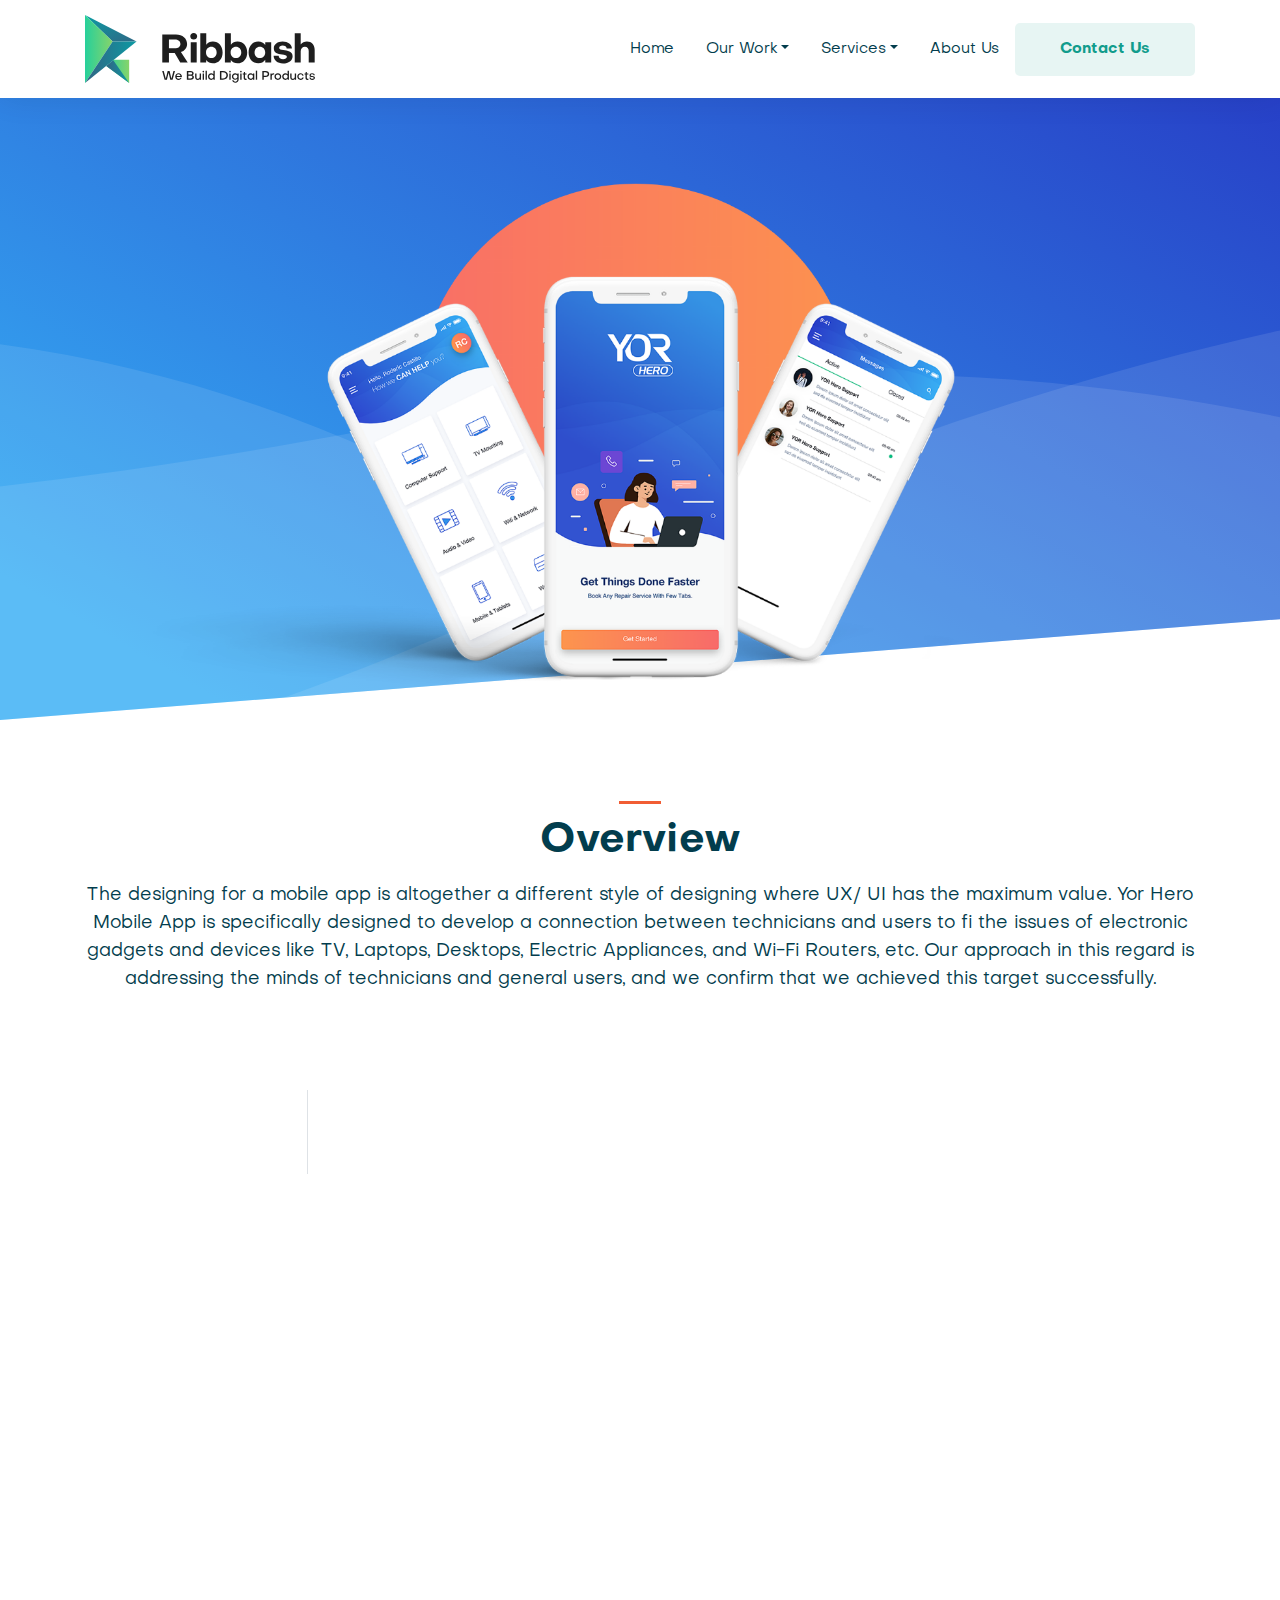
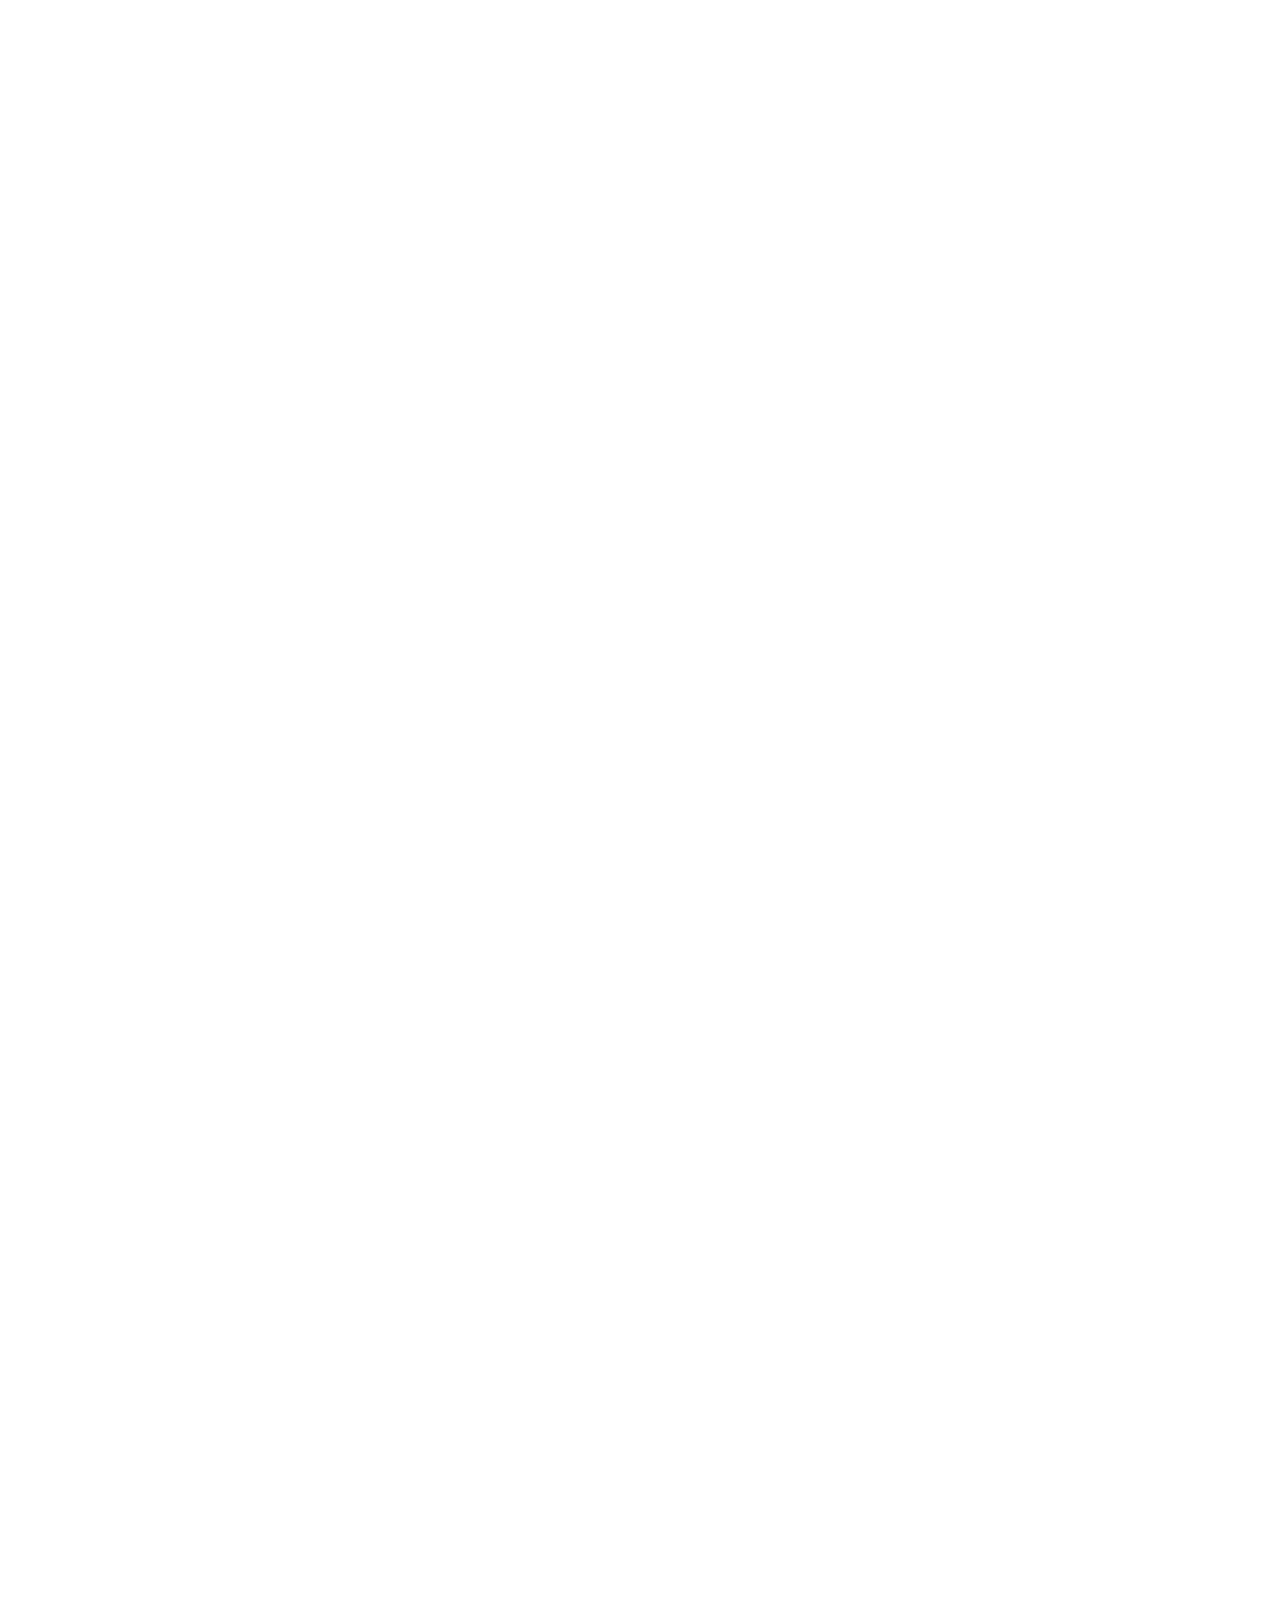
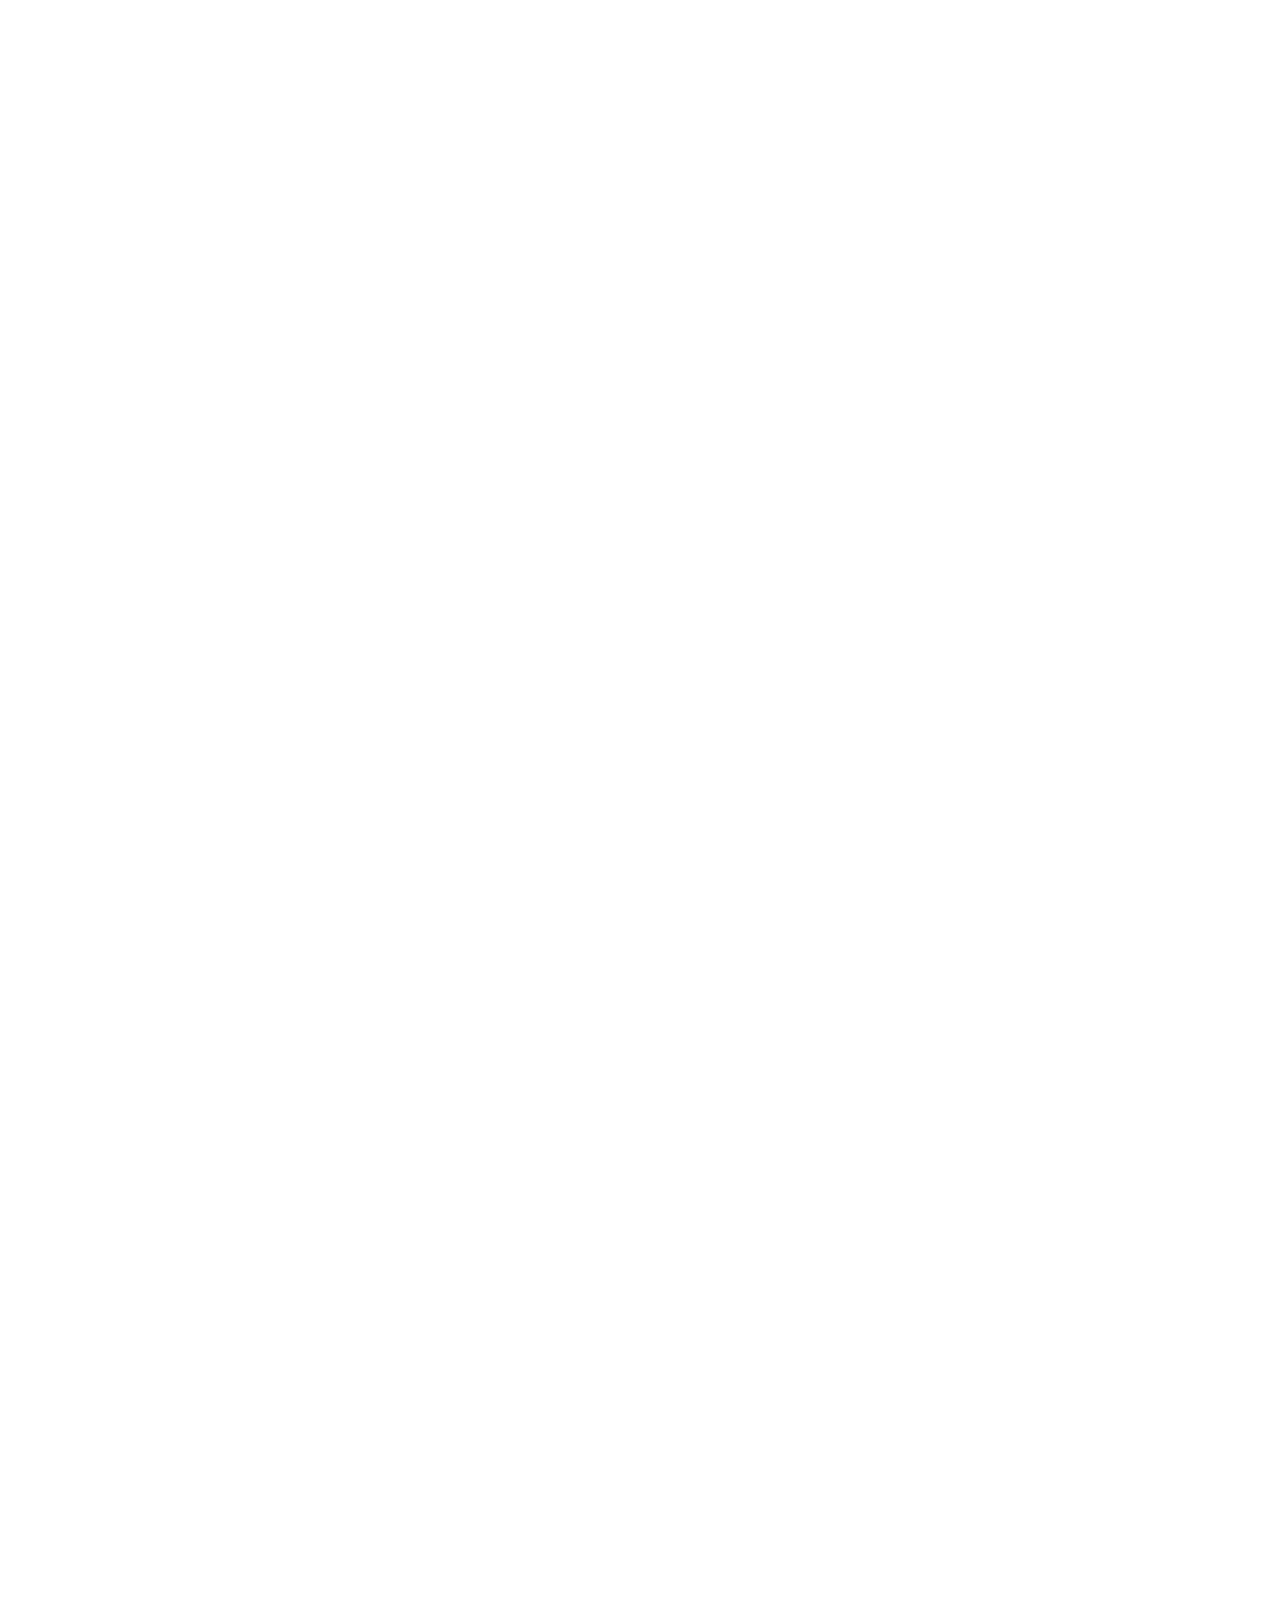
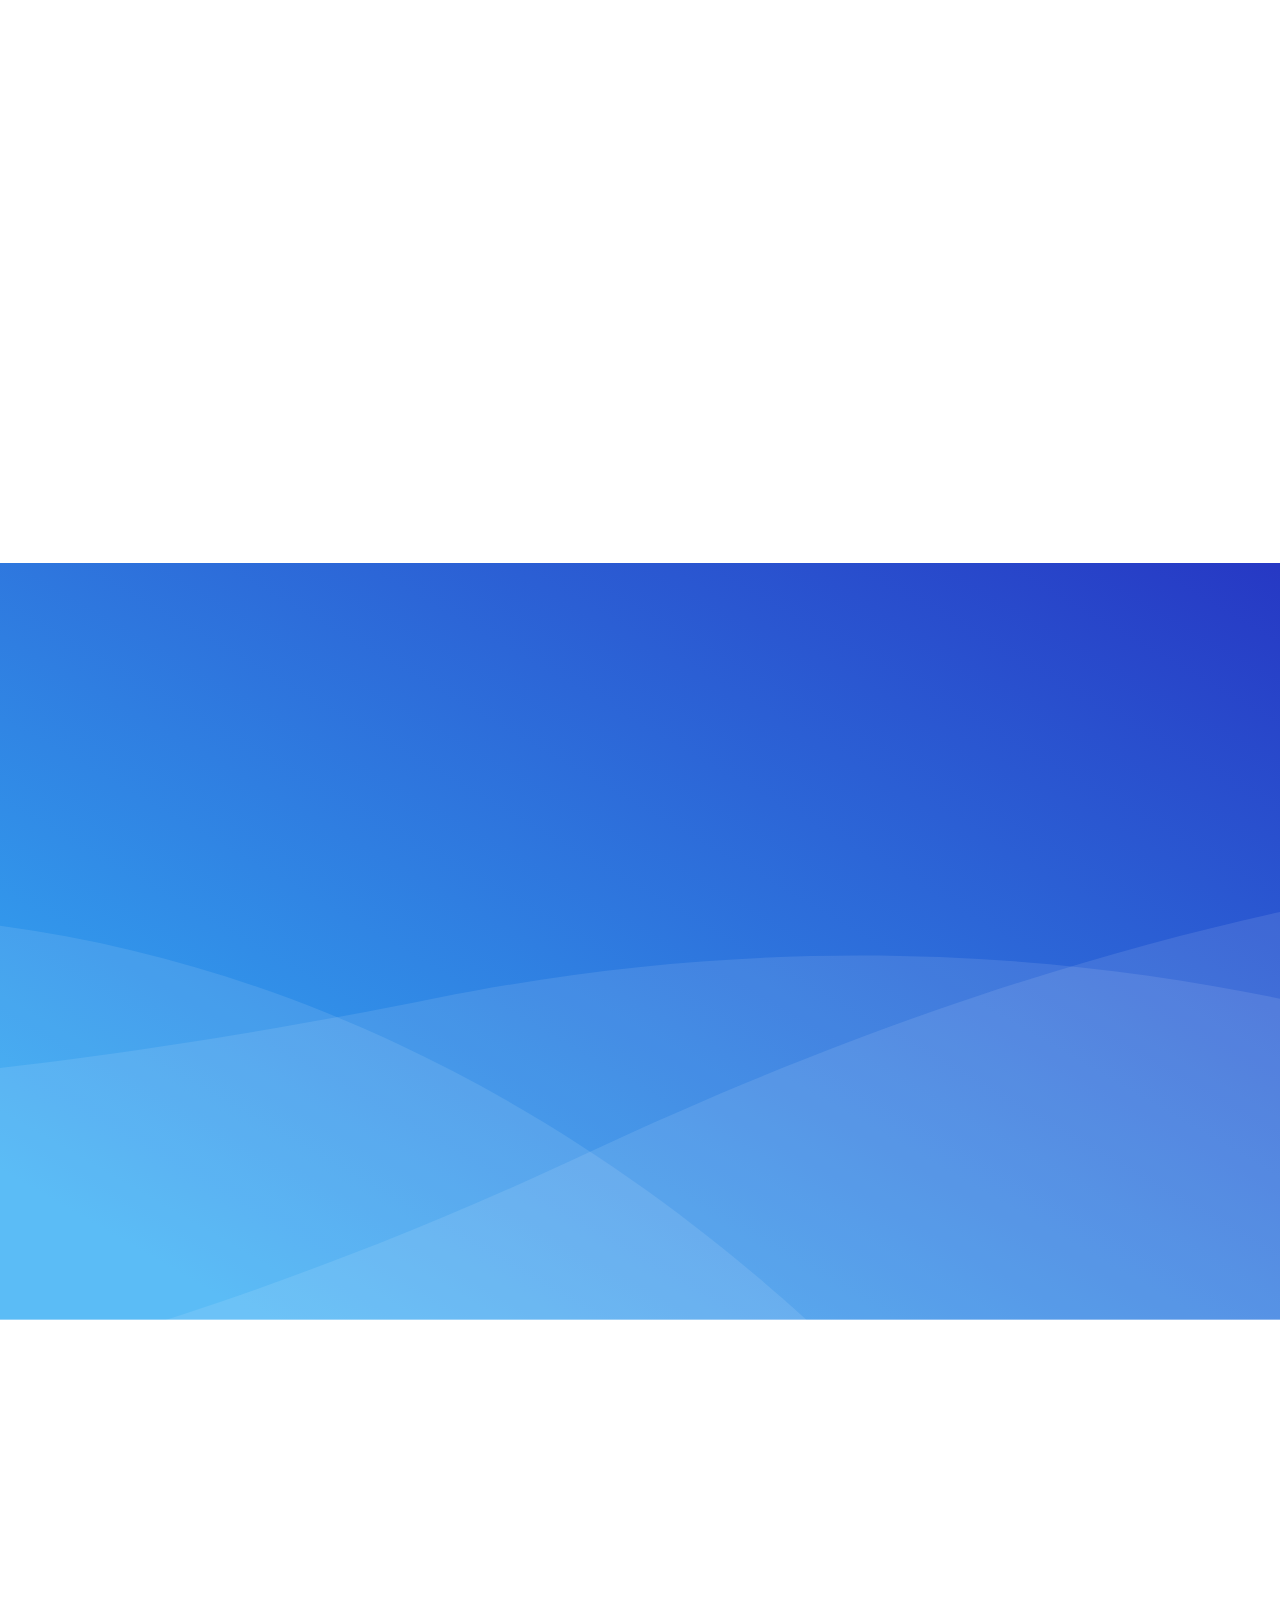
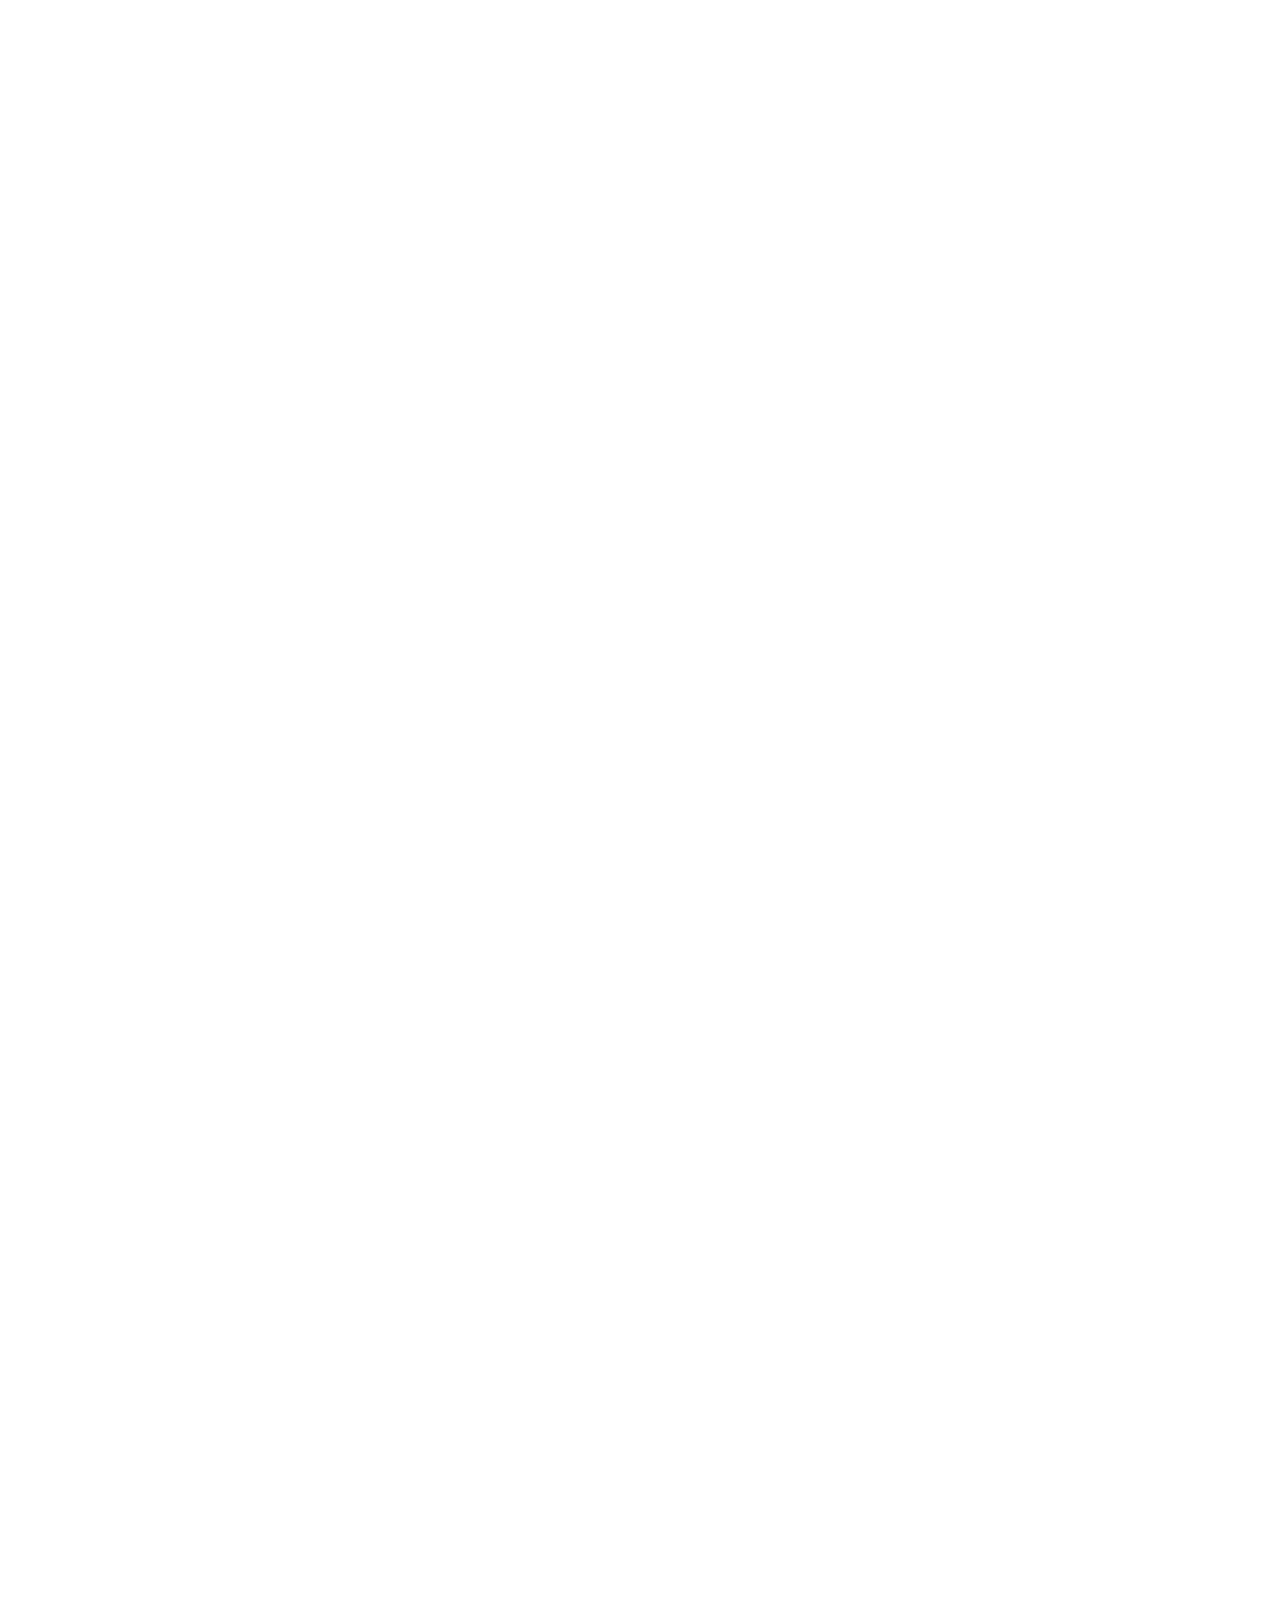
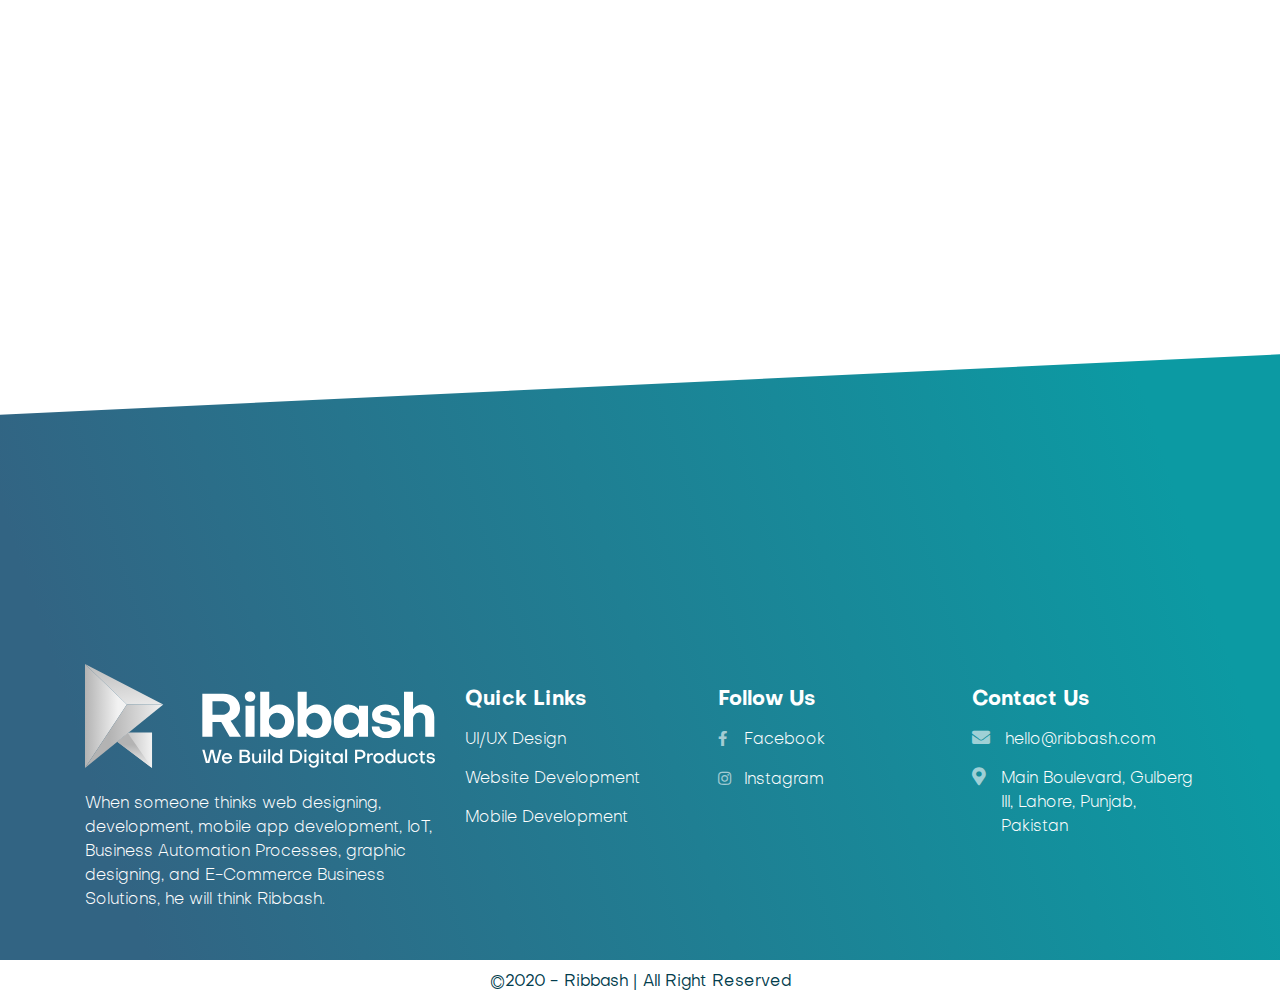
<file: yor-hero.html>
<!DOCTYPE html>
<html lang="en">

<head>
    <meta charset="UTF-8">
    <meta name="viewport" content="width=device-width, initial-scale=1.0">
    <title>YOR Hero</title>

    <!-- CSS -->
    <link rel="stylesheet" href="css/bootstrap.min.css" media="all" />
    <link rel="stylesheet" href="css/all.min.css" media="all" />
    <link rel="stylesheet" href="css/owl.carousel.min.css" media="all" />
    <link rel="stylesheet" href="css/owl.theme.default.min.css" media="all" />
    <link rel="stylesheet" href="css/animate.min.css" media="all" />

    <link rel="stylesheet" href="css/el_style.css">

    <link rel="stylesheet" href="css/style.css" media="all" />
    <link rel="stylesheet" href="css/colors.css" media="all" />
    <link rel="stylesheet" href="css/responsive.css" media="all" />

	<link rel="icon" href="img/favicon.svg" type="image/svg+xml" sizes="any" />

</head>

<body>
    <div class="rd-wrap">

        <!--Header Section Start-->
		<header class="rd-header rd-header-transparent">
			<div class="container">
				<nav class="navbar navbar-expand-lg navbar-dark px-0 rd-navbar">
					<a class="navbar-brand rd-logo py-0" href="index.html">
						<img src="img/logo-white.svg" data-src-alt="img/logo-black.svg" alt="logo" />
					</a>
					<button class="navbar-toggler" type="button" data-toggle="collapse" data-target="#defaultNavbar1" aria-controls="defaultNavbar1" aria-expanded="false" aria-label="Toggle navigation">
						<span class="navbar-toggler-icon"></span>
					</button>

					<div class="collapse navbar-collapse" id="defaultNavbar1">
						<ul class="navbar-nav ml-auto rd-navmenu">
							<li class="nav-item">
								<a class="nav-link pl-3 pr-3" href="index.html">Home</a>
							</li>
							<li class="nav-item dropdown">
								<a class="nav-link dropdown-toggle pl-3 pr-3" href="#" id="ourWorkDropdown" role="button" data-toggle="dropdown" aria-haspopup="true" aria-expanded="false">Our Work</a>
								<div class="dropdown-menu rd-dropdown-work" aria-labelledby="ourWorkDropdown">
									<div class="container">
										<div class="row row-cols-1 row-cols-lg-6 align-items-center justify-content-sm-center">
											<div class="col">
												<a class="dropdown-item" href="nomad.html" data-toggle="tooltip" data-placement="bottom" title="Nomad">
													<img src="img/Nomad.svg" alt="Nomad" />
													<span>Nomad</span>
												</a>
											</div>
											<div class="col">
												<a class="dropdown-item" href="onshore.html" data-toggle="tooltip" data-placement="bottom" title="Onshore Momentum">
													<img src="img/Onshore-Momentum.svg" alt="Onshore" />
													<span>Onshore Momentum</span>
												</a>
											</div>
											<div class="col">
												<a class="dropdown-item" href="one-gift.html" data-toggle="tooltip" data-placement="bottom" title="OneGift">
													<img src="img/OneGift.svg" alt="OneGift" />
													<span>OneGift</span>
												</a>
											</div>
											<div class="col">
												<a class="dropdown-item" href="no-bs-dashboard.html" data-toggle="tooltip" data-placement="bottom" title="NO-BS Dashboard">
													<img src="img/NO-BS.svg" alt="NO-BS Dashboard" />
													<span>NO-BS Dashboard</span>
												</a>
											</div>
											<div class="col">
												<a class="dropdown-item" href="yor-hero.html" data-toggle="tooltip" data-placement="bottom" title="YOR Hero">
													<img src="img/YorHero.svg" alt="YOR Hero" />
													<span>YOR Hero</span>
												</a>
											</div>
										</div>
									</div>
								</div>
							</li>
							<li class="nav-item dropdown">
								<a class="nav-link dropdown-toggle pl-3 pr-3" href="#" id="servicesDropdown" role="button" data-toggle="dropdown" aria-haspopup="true" aria-expanded="false">Services</a>
								<div class="dropdown-menu rd-dropdown-services" aria-labelledby="servicesDropdown">
									<div class="container">
										<div class="row row-cols-1 row-cols-lg-3">
											<div class="col">
												<a class="dropdown-item" href="ui-ux.html">
													<img src="img/ui-ux-icon.svg" alt="ui-ux-icon" />
													<span>UI/UX Design</span>
												</a>
											</div>
											<div class="col">
												<a class="dropdown-item" href="web-development.html">
													<img src="img/web-development-icon.svg" alt="web-developer-icon" />
													<span>Web Development</span>
												</a>
											</div>
											<div class="col">
												<a class="dropdown-item" href="mobile-development.html">
													<img src="img/mobile-development-icon.svg" alt="mobile-developer-icon" />
													<span>Mobile Development</span>
												</a>
											</div>
										</div>
									</div>
								</div>
							</li>
							<!-- <li class="nav-item"><a class="nav-link pl-3 pr-3" href="#">Jobs</a></li> -->
							<li class="nav-item"><a class="nav-link pl-3 pr-3" href="about-us.html">About Us</a></li>
							<li class="nav-item px-3 px-lg-0"><a class="btn btn-light rd-button rd-button-effect1" href="contact-us.html">Contact Us</a></li>
						</ul>
					</div>
				</nav>
			</div>
		</header>
		<!--Header Section End-->

        <!--Banner Section Start-->
        <section class="rd-section rd-portfolio-yor-banner rd-bg-img-blue rd-clip-bg-bottom-right">
        </section>
        <!--Banner Section End-->

        <!--Browser Section Start-->
        <section class="rd-section pb-5">
            <div class="container-fluid">
                <div class="row">
                    <div class="col">
                        <figure class="rd-yor-main-img wow fadeInUp">
                            <img src="img/yor-hero-banner.png" alt="YOR Mobiles" />
                        </figure>
                    </div>
                </div>
            </div>
        </section>
        <!--Browser Section End-->

        <!--Overview Section Start-->
        <section class="rd-section py-5">
            <div class="container">
                <div class="row">
                    <div class="col">
                        <div class="rd-infobox text-center">
                            <h2 class="rd-title rd-title-strip rd-title-strip-red rd-title-strip-center rd-text-dark mb-3 wow fadeInUp">
                                <span class="font-weight-bold">Overview</span>
                            </h2>
                            <p class="rd-sub-text mb-0 wow fadeInUp">The designing for a mobile app is altogether a different style of designing where UX/ UI has the maximum value. Yor Hero Mobile App is specifically designed to develop a connection between technicians and users to fi the issues
                                of electronic gadgets and devices like TV, Laptops, Desktops, Electric Appliances, and Wi-Fi Routers, etc. Our approach in this regard is addressing the minds of technicians and general users, and we confirm that we achieved
                                this target successfully.</p>
                        </div>
                    </div>
                </div>
            </div>
        </section>
        <!--Overview Section End-->

        <!--Features Section Start-->
        <section class="rd-section py-5">
            <div class="container">
                <div class="row justify-content-center">
                    <div class="col-12 col-md-5 col-xl-2 border-right">
                        <div class="rd-infobox">
                            <h2 class="rd-feature-title rd-title-strip rd-title-strip-red rd-text-dark mb-3 wow fadeInUp">
                                <span class="font-weight-bold">Platform</span>
                            </h2>
                            <div class="row rd-features-list rd-features-list-red rd-text-dark wow fadeInUp">
                                <div class="col-12 col-sm-8 rd-features-list-item">App</div>
                            </div>
                        </div>
                    </div>
                    <div class="col-12 col-md-7 col-xl-9 pl-3 pl-md-4 pl-lg-5 mt-5 mt-md-0">
                        <div class="rd-infobox">
                            <h2 class="rd-feature-title rd-title-strip rd-title-strip-red rd-text-dark mb-3 wow fadeInUp">
                                <span class="font-weight-bold">Deliverables</span>
                            </h2>
                            <div class="row rd-features-list rd-features-list-red rd-text-dark wow fadeInUp">
                                <div class="col-12 col-sm-4 rd-features-list-item">User Journey</div>
                                <div class="col-12 col-sm-3 rd-features-list-item">Wireframe</div>
                                <div class="col-12 col-sm-5 rd-features-list-item">Mobile App Design</div>
                            </div>
                        </div>
                    </div>
                </div>
            </div>
        </section>
        <!--Features Section End-->

        <!--Color-Palette Section Start-->
        <section class="rd-section py-5">
            <div class="container">
                <div class="row">
                    <div class="col">
                        <div class="rd-infobox text-center">
                            <h2 class="rd-title rd-title-strip rd-title-strip-red rd-title-strip-center rd-text-dark mb-3 wow fadeInUp">
                                <span class="font-weight-bold">Color palette</span>
                            </h2>
                        </div>
                    </div>
                </div>
                <div class="row justify-content-center wow fadeInUp">
                    <div class="col-6 col-sm-4 col-md-2">
                        <figure class="rd-color-palette">
                            <img src="img/sky-blue-palette.svg" alt="">
                        </figure>
                    </div>
                    <div class="col-6 col-sm-4 col-md-2">
                        <figure class="rd-color-palette">
                            <img src="img/orange-palette.svg" alt="">
                        </figure>
                    </div>
                    <div class="col-6 col-sm-4 col-md-2">
                        <figure class="rd-color-palette">
                            <img src="img/blue-gradient-palette.svg" alt="">
                        </figure>
                    </div>
                    <div class="col-6 col-sm-4 col-md-2">
                        <figure class="rd-color-palette">
                            <img src="img/orange-gradient-palette.svg" alt="">
                        </figure>
                    </div>
                </div>
            </div>
        </section>
        <!--Color-Palette Section End-->

        <!--Typeface Section Start-->
        <section class="rd-section py-5">
            <div class="container">
                <div class="row">
                    <div class="col">
                        <div class="rd-infobox text-center">
                            <h2 class="rd-title rd-title-strip rd-title-strip-red rd-title-strip-center rd-text-dark mb-3 wow fadeInUp">
                                <span class="font-weight-bold">Typeface</span>
                            </h2>
                        </div>
                    </div>
                </div>
                <div class="row px-0 px-xl-5 mt-4 justify-content-center">
                    <div class="col-12 col-sm-6 col-md-4 mb-5 mb-md-0">
                        <div class="rd-typeface-helvetica-bold rd-text-dark text-center text-sm-left wow fadeInLeft">
                            <h4 class="rd-typeface-name">Helvetica Neue</h4>
                            <span class="rd-typeface-weight">Bold</span>
                            <p class="rd-typeface-sample">Aa Bb Cc 123 #&$</p>
                        </div>
                    </div>
                    <div class="col-12 col-sm-6 col-md-4">
                        <div class="rd-typeface-helvetica-normal rd-text-dark text-center text-sm-left wow fadeInRight">
                            <h4 class="rd-typeface-name">Helvetica Neue</h4>
                            <span class="rd-typeface-weight">Regular</span>
                            <p class="rd-typeface-sample">Aa Bb Cc 123 #&$</p>
                        </div>
                    </div>
                </div>
            </div>
        </section>
        <!--Typeface Section End-->

        <!--App Preview Section Start-->
        <section class="rd-section py-5">
            <div class="container">
                <div class="row">
                    <div class="col">
                        <div class="rd-infobox text-center">
                            <h2 class="rd-title rd-title-strip rd-title-strip-red rd-title-strip-center rd-text-dark mb-5 wow fadeInUp">
                                <span class="font-weight-bold">App</span>
                                <span class="font-weight-normal">Preview</span>
                            </h2>
                        </div>
                    </div>
                </div>
                <div class="row align-items-md-center mb-5">
                    <div class="col-12 col-md-5 mb-5 mb-md-0">
                        <figure class=" wow fadeInLeft">
                            <img src="img/category-mobile.png" alt="app-preview" />
                        </figure>
                    </div>
                    <div class="col-12 col-md-6 offset-md-1">
                        <div class="rd-app-content wow fadeInRight">
                            <h3 class="rd-title rd-pin-strip-left rd-text-dark mb-4">
                                <span class="font-weight-bold">Categories</span>
                            </h3>
                            <figure>
                                <img src="img/app-categories.svg" alt="app-preview" />
                            </figure>
                        </div>
                    </div>
                </div>
                <div class="row align-items-md-center flex-column-reverse flex-md-row mb-5">
                    <div class="col-12 col-md-6">
                        <div class="rd-app-content rd-text-dark pl-md-5 text-center text-md-left wow fadeInLeft">
                            <h3 class="rd-title rd-pin-strip-right mb-3">
                                <span class="font-weight-bold">Booking Summery</span>
                            </h3>
                            <p>Lorem Ipsum is simply dummy text of the printing and typesetting industry. Lorem Ipsum has been the industry’s standard dummy.</p>
                        </div>
                    </div>
                    <div class="col-12 col-md-5 offset-md-1 mb-5 mb-md-0">
                        <figure class=" wow fadeInRight">
                            <img src="img/booking-summary-mobile.png" alt="app-preview" />
                        </figure>
                    </div>
                </div>
                <div class="row align-items-md-center mb-5">
                    <div class="col-12 col-md-5 mb-5 mb-md-0">
                        <figure class="wow fadeInLeft">
                            <img src="img/oder-summery-mobile.svg" alt="app-preview" />
                        </figure>
                    </div>
                    <div class="col-12 col-md-6 offset-md-1">
                        <div class="rd-app-content rd-text-dark text-center text-md-left wow fadeInRight">
                            <h3 class="rd-title rd-pin-strip-left mb-3">
                                <span class="font-weight-bold">Oder Summery</span>
                            </h3>
                            <figure>
                                <img src="img/oder-summery-list.svg" alt="app-preview" />
                            </figure>
                        </div>
                    </div>
                </div>
                <div class="row align-items-md-center flex-column-reverse flex-md-row mb-5">
                    <div class="col-12 col-md-6">
                        <div class="rd-app-content wow fadeInLeft">
                            <h3 class="rd-title rd-pin-strip-right rd-text-dark mb-4 pl-md-5">
                                <span class="font-weight-bold">Real Time<br /> Messaging</span>
                            </h3>
                            <figure>
                                <img src="img/chat-message.svg" alt="app-preview" />
                            </figure>
                        </div>
                    </div>
                    <div class="col-12 col-md-5 offset-md-1 mb-5 mb-md-0">
                        <figure class="wow fadeInRight">
                            <img src="img/real-time-messaging.png" alt="app-preview" />
                        </figure>
                    </div>
                </div>
                <div class="row align-items-md-center">
                    <div class="col-12 col-md-5 mb-5 mb-md-0">
                        <figure class=" wow fadeInLeft">
                            <img src="img/profile-view-mobile.png" alt="app-preview" />
                        </figure>
                    </div>
                    <div class="col-12 col-md-6 offset-md-1">
                        <div class="rd-app-content wow fadeInRight">
                            <h3 class="rd-title rd-pin-strip-left rd-text-dark mb-4">
                                <span class="font-weight-bold">Profile View</span>
                            </h3>
                            <figure>
                                <img src="img/profile-pic.jpg" alt="app-preview" />
                            </figure>
                        </div>
                    </div>
                </div>
            </div>
        </section>
        <!--App Preview Section End-->

        <!--App Preview Slider Section Start-->
        <section class="rd-section rd-bg-img-blue py-5">
            <div class="container-fluid">
                <div class="row">
                    <div class="col">
                        <!--Owl-Carousel Start-->
                        <div class="owl-carousel owl-theme rd-app-preview-carousel rd-carousel-arrows rd-app-carousel-right wow fadeInRight">
                            <figure class="rd-app-item">
                                <img src="img/save-upto-50.png" alt="app preview">
                            </figure>
                            <figure class="rd-app-item">
                                <img src="img/yor-app-4.png" alt="app preview">
                            </figure>
                            <figure class="rd-app-item">
                                <img src="img/rate-your-experience.png" alt="app preview">
                            </figure>
                            <figure class="rd-app-item">
                                <img src="img/yor-app-3.png" alt="app preview">
                            </figure>
                            <figure class="rd-app-item">
                                <img src="img/rate-your-experience.png" alt="app preview">
                            </figure>
                        </div>
                        <!--Owl-Carousel End-->
                    </div>
                </div>
            </div>
        </section>
        <!--App Preview Section End-->

        <!--Mobile Devices Section Start-->
        <section class="rd-section py-5">
            <div class="container-fluid">
                <figure class="px-5 wow fadeInUp">
                    <img src="img/mobile-devices.jpg" alt="mobile-devices" />
                </figure>
            </div>
        </section>
        <!--Mobile Devices Section End-->

        <!--Testimonials Section Start-->
        <section class="rd-testimonials-section rd-pt-65 pb-4">
            <div class="container">
                <div class="row">
                    <div class="col rd-testimonial-logo-wrap">
                        <div class="rd-testimonial-card rd-testimonial-card-wide rounded wow fadeInUp">
                            <p class="rd-testimonial-text font-italic rd-quote-mark">We have worked with Ribbash many times and found them professional, enthusiastic, and technically strong. They always deliver tasks when we are expecting. They have finished the under-discussion task recently and now are busy
                                in our next two projects. We are hopeful that this journey of cooperation and partnership will continue in the next decade of the century as well.</p>
                            <div class="rd-testimonial-info">
                                <div class="rd-testimonial-thumb">rc</div>
                                <div class="rd-testimonial-basic">
                                    <h4 class="rd-client-name rd-text-dark mb-0">Roderick Castalio</h4>
                                    <span class="rd-client-designation">Founder YOR Hero</span>
                                </div>
                            </div>
                        </div>
                    </div>
                </div>
            </div>
        </section>
        <!--Testimonials Section End-->

        <!--Related Products Section Start-->
        <section class="rd-testimonials-section rd-pt-65 pb-4">
            <div class="container">
                <div class="row">
                    <div class="col">
                        <div class="rd-infobox text-center">
                            <h2 class="rd-title rd-title-strip rd-title-strip-green rd-title-strip-center rd-text-dark mb-3 wow fadeInUp">
                                <span class="font-weight-bold">Related</span>
                                <span class="font-weight-normal">Work</span>
                            </h2>
                        </div>
                        <!--Owl-Carousel Start-->
                        <div class="owl-carousel owl-theme rd-related-products-carousel rd-carousel-arrows wow fadeInUp">
                            <figure class="mb-0">
                                <a href="nomad.html">
                                    <img src="img/Nomad.png" alt="related products">
                                </a>
                            </figure>
                            <figure class="mb-0">
                                <a href="onshore.html">
                                    <img src="img/Onshore-Momentum.png" alt="related products">
                                </a>
                            </figure>
                            <figure class="mb-0">
                                <a href="one-gift.html">
                                    <img src="img/OneGift.png" alt="related products">
                                </a>
                            </figure>
                            <figure class="mb-0">
                                <a href="no-bs-dashboard.html">
                                    <img src="img/NO-BS-Dashboard.png" alt="related products">
                                </a>
                            </figure>
                        </div>
                        <!--Owl-Carousel End-->
                    </div>
                </div>
            </div>
        </section>
        <!--Related Products Section End-->

        <!--Contact Form Section Start-->
        <section class="rd-contact-form-section rd-pt-65">
            <div class="container-fluid">
                <div class="rd-contact-form-box rd-container-1170 wow pulse">
                    <div class="rd-infobox text-center">
                        <h2 class="rd-title rd-title-strip rd-title-strip-dark rd-title-strip-center rd-text-dark mb-3">
                            <span class="font-weight-bold">Let Us Help In Your Next Project</span>
                        </h2>
                    </div>
                    <form class="rd-contact-form" action="includes/contact-form-handler.php" method="post">
                        <div class="row">
                            <div class="form-group col-md-4 mb-4">
                                <label for="full-name">Full Name</label>
                                <input type="text" name="full-name" id="full-name" class="form-control" placeholder="John Smiths">
                            </div>
                            <div class="form-group col-md-4 mb-4">
                                <label for="email">Email</label>
                                <input type="email" name="email" id="email" class="form-control" placeholder="johnsmiths@ribbash.com" required>
                            </div>
                            <div class="form-group col-md-4 mb-4">
                                <label for="website">Website</label>
                                <input type="text" name="website" id="website" class="form-control" placeholder="https://www.example.com/">
                            </div>
                        </div>
                        <div class="form-group">
                            <label for="message">Message</label>
                            <textarea class="form-control" name="message" id="message" rows="3" required></textarea>
                        </div>
                        <div class="text-center">
                            <button class="btn btn-light rd-button rd-gradient-bg-orient-blue rd-button-effect1 mt-4" type="submit">Submit</button>
                        </div>
                    </form>
                </div>
            </div>
        </section>
        <!--Contact Form Section End-->

        <!--Footer Section Start-->
		<footer class="rd-footer">
			<div class="rd-footer-top rd-gradient-bg-orient-blue pb-5 rd-clip-bg-top-left font-weight-light">
				<div class="container">
					<div class="row d-none">
						<div class="col">
							<div class="rd-infobox text-center">
								<h2 class="rd-title rd-title-strip rd-title-strip-center text-white mb-3">
									<span class="font-weight-bold">Company News</span>
								</h2>
							</div>
							<!--Owl-Carousel Start-->
							<div class="owl-carousel owl-theme rd-blog-carousel">
								<div class="card rd-blog-item border-0">
									<figure class="rd-blog-img mb-0">
										<img src="img/mask-group--14.jpg" srcset="img/mask-group--14@2x.jpg 2x, img/mask-group--14@3x.jpg 3x" alt="">
									</figure>
									<div class="card-body d-flex flex-column rd-blog-content">
										<h4 class="rd-blog-title">
											<a href="#">Lorem Ipsum is simply dummy text of the printing</a>
										</h4>
										<div class="rd-blog-metadata mt-auto">
											<span class="rd-blog-published"><i class="far fa-calendar-alt"></i>2 Days Ago</span>
											<span class="rd-blog-time"><i class="far fa-clock"></i>2 mint</span>
										</div>
									</div>
								</div>
								<div class="card rd-blog-item border-0">
									<figure class="rd-blog-img mb-0">
										<img src="img/mask-group--11.jpg" srcset="img/mask-group--11@2x.jpg 2x, img/mask-group--11@3x.jpg 3x" alt="">
									</figure>
									<div class="card-body d-flex flex-column rd-blog-content">
										<h4 class="rd-blog-title">
											<a href="#">Porem Ipsum is simply dummy of the printing and typesetting.</a>
										</h4>
										<div class="rd-blog-metadata mt-auto">
											<span class="rd-blog-published"><i class="far fa-calendar-alt"></i>2 Days Ago</span>
											<span class="rd-blog-time"><i class="far fa-clock"></i>2 mint</span>
										</div>
									</div>
								</div>
								<div class="card rd-blog-item border-0">
									<figure class="rd-blog-img mb-0">
										<img src="img/people-inside-room-3184657.jpg" srcset="img/people-inside-room-3184657@2x.jpg 2x, img/people-inside-room-3184657@3x.jpg 3x" alt="">
									</figure>
									<div class="card-body d-flex flex-column rd-blog-content">
										<h4 class="rd-blog-title">
											<a href="#">Horem Ipsum has been the industrys standard dummy text ever since.</a>
										</h4>
										<div class="rd-blog-metadata mt-auto">
											<span class="rd-blog-published"><i class="far fa-calendar-alt"></i>2 Days Ago</span>
											<span class="rd-blog-time"><i class="far fa-clock"></i>2 mint</span>
										</div>
									</div>
								</div>
								<div class="card rd-blog-item border-0">
									<figure class="rd-blog-img mb-0">
										<img src="img/mask-group--11.jpg" srcset="img/mask-group--11@2x.jpg 2x, img/mask-group--11@3x.jpg 3x" alt="">
									</figure>
									<div class="card-body d-flex flex-column rd-blog-content">
										<h4 class="rd-blog-title">
											<a href="#">Porem Ipsum is simply dummy of the printing and typesetting.</a>
										</h4>
										<div class="rd-blog-metadata mt-auto">
											<span class="rd-blog-published"><i class="far fa-calendar-alt"></i>2 Days Ago</span>
											<span class="rd-blog-time"><i class="far fa-clock"></i>2 mint</span>
										</div>
									</div>
								</div>
							</div>
							<!--Owl-Carousel End-->
						</div>
					</div>
					<span class="rd-divider w-100 mt-5 mb-5 d-none"></span>
					<div class="row text-white">
						<div class="col-12 col-md-4">
							<div class="rd-footer-intro">
								<a class="rd-footer-logo d-inline-block mb-4" href="index.html">
									<img src="img/logo-white.svg" alt="logo" />
								</a>
								<p class="mb-0">When someone thinks web designing, development, mobile app development, IoT, Business Automation Processes, graphic designing, and E-Commerce Business Solutions, he will think Ribbash.</p>
							</div>
						</div>
						<div class="col-12 col-md-8">
							<div class="row">
								<div class="col-12 col-md-4">
										<h4 class="rd-sub-title mt-4 mb-3">Quick Links</h4>
										<ul class="rd-footer-list rd-quick-links list-inline mb-0">
											<li><a href="ui-ux.html">UI/UX Design</a></li>
											<li><a href="web-development.html">Website Development</a></li>
											<li><a href="mobile-development.html">Mobile Development</a></li>
										</ul>
								</div>
								<div class="col-12 col-md-4">
									<div class="rd-footer-links-wrap">
										<h4 class="rd-sub-title mt-4 mb-3">Follow Us</h4>
										<ul class="rd-footer-list rd-social-links-vr list-inline mb-0">
											<li>
												<i class="fab fa-facebook-f"></i>
												<a href="#" target="_blank">Facebook</a>
											</li>
											<li>
												<i class="fab fa-instagram"></i>
												<a href="#" target="_blank">Instagram</a>
											</li>
										</ul>
									</div>
								</div>
								<div class="col-12 col-md-4">
									<div class="rd-footer-links-wrap">
										<h4 class="rd-sub-title mt-4 mb-3">Contact Us</h4>
										<ul class="rd-footer-list rd-contact-info list-inline mb-0">
											<li>
												<i class="fas fa-envelope"></i>
												<a href="mailto:hello@ribbash.com">hello@ribbash.com</a>
											</li>
											<li class="d-flex align-items-baseline">
												<i class="fas fa-map-marker-alt"></i>
												<span>Main Boulevard, Gulberg III, Lahore, Punjab, Pakistan</span>
											</li>
										</ul>
									</div>
								</div>
							</div>
						</div>
					</div>
				</div>
			</div>
			<div class="rd-copyright-footer rd-text-dark">
				<div class="container">
					<div class="row">
						<div class="col-12 text-center">
							<p class="rd-sub-text mb-0 font-weight-normal">©2020 - Ribbash | All Right Reserved</p>
						</div>
					</div>
				</div>
			</div>
		</footer>
		<!--Footer End-->

    </div>


    <!-- jQuery library -->
    <script src="js/jquery-3.4.1.min.js"></script>
    <script src="js/bootstrap.bundle.min.js"></script>
    <script src="js/owl.carousel.min.js"></script>
    <script src="js/wow.min.js"></script>

    <script src="js/bodymovin.js"></script>
    <script src="js/home_index.js"></script>
    <script src="js/jquery.parallax-scroll.js"></script>

    <script src="js/custom-script.js"></script>

</body>

</html>
</file>
<file: css/el_style.css>
.container-el.el-ly .el
{
	display: none;
	text-decoration: none;
	-webkit-perspective: 800px;
	-ms-perspective: 800px;
	perspective: 800px;
	position: relative;
	text-align: center;
	opacity: 0;
	-webkit-transition: all 1.5s ease;
	     -o-transition: all 1.5s ease;
	        transition: all 1.5s ease;
}
.container-el.el-ly .el.displayBlock
{
	display: block;
}
.container-el.el-ly .el.show
{
	opacity: 1;
}
.container-el.el-ly .el.hide
{
	-webkit-transition: all 0.25s ease;
	     -o-transition: all 0.25s ease;
	        transition: all 0.25s ease;
	opacity: 0;
}
.container-el.el-ly .el .link-zone
{
	cursor: pointer;
	position: absolute;
	left: 0px;
	top: 0px;
	height: 100%;
	width: 100%;
	z-index: 1;
}
.container-el.el-ly .el .container-illu
{
	position: relative;
	height: 21vw;
	width: 100%;
}
.container-el.el-ly .el .container-illu .container-obj
{
	position: absolute;
	height: 100%;
	width: 100%;
	left: 0px;
	top: 0px;
	-webkit-transform: translateZ(-50px);
	    -ms-transform: translateZ(-50px);
	        transform: translateZ(-50px);
}
.container-el.el-ly .el .container-illu .container-device
{
	height: 100%;
	width: 100%;
}
.container-el.el-ly .el .container-illu .container-device .device.desktop .head
{
	position: absolute;
	z-index: 1;
	left: 0px;
	top: 0px;
	width: 100%;
	height: 21px;
	background-color: #FFF;
	border-radius: 5px 5px 0px 0px;
}
.container-el.el-ly .el .container-illu .container-device .device.desktop .head .ptn
{
	position: absolute;
	height: 6.5px;
	width: 6.5px;
	border-radius: 100%;
	top: 50%;
	background-color: #dee2e6;
	-webkit-transform: translateY(-50%);
	    -ms-transform: translateY(-50%);
	        transform: translateY(-50%);
	/* opacity: 0.2; */
}
.container-el.el-ly .el .container-illu .container-device .device.desktop .head .ptn:nth-child(1)
{
	left: 6px;
	background-color: #e76a58;
}
.container-el.el-ly .el .container-illu .container-device .device.desktop .head .ptn:nth-child(2)
{
	left: 16px;
	background-color: #fec052
}
.container-el.el-ly .el .container-illu .container-device .device.desktop .head .ptn:nth-child(3)
{
	left: 26px;
	background-color: #81d154
}

/* BROWSER */
.container-el.el-ly .el.desktop .container-illu .container-device
{
	-webkit-box-shadow: 0 15px 28px 0 rgba(0,0,0,0.3);
	        box-shadow: 0 15px 28px 0 rgba(0,0,0,0.3);
	width: 100%;
	height: 100%;
	padding-top: 21px;

	-webkit-transform-style: preserve-3d;
	will-change: transform;
	-webkit-transform: translateZ(200px) rotate3d(-1, -1, 0, 60deg);
	    -ms-transform: translateZ(200px) rotate3d(-1, -1, 0, 60deg);
	        transform: translateZ(200px) rotate3d(-1, -1, 0, 60deg);

	-webkit-transition: all 1500ms cubic-bezier(0.000, 0.785, 0.000, 1.000); 
	     -o-transition: all 1500ms cubic-bezier(0.000, 0.785, 0.000, 1.000); 
	        transition: all 1500ms cubic-bezier(0.000, 0.785, 0.000, 1.000);
}

.container-el.el-ly .el.desktop.show .container-illu .container-device
{
	-webkit-transform: translateZ(0px) rotate3d(0, 0, 0, 0deg);
	    -ms-transform: translateZ(0px) rotate3d(0, 0, 0, 0deg);
	        transform: translateZ(0px) rotate3d(0, 0, 0, 0deg);
}
.container-el.el-ly .el.desktop.hide .container-illu .container-device
{
	opacity: 0;
	-webkit-transition: all 1s ease;
	     -o-transition: all 1s ease;
	        transition: all 1s ease;
	-webkit-transform: rotate3d(0, 0, 0, 0deg);
	    -ms-transform: rotate3d(0, 0, 0, 0deg);
	        transform: rotate3d(0, 0, 0, 0deg);
}
.container-el.el-ly .el.desktop .container-illu .container-device .device
{
	height: 100%;
	width: 100%;
}
.container-el.el-ly .el.desktop .container-illu .device .container-screen
{
	width: 100%;
	height: 100%;
	position: relative;
	overflow: hidden;
}
.container-el.el-ly .el.desktop .container-illu .device .container-screen img
{
	position: absolute;
	top: 0px;
	left: 0px;
	width: 100%;
}
/* END BROWSER */

/* MOBILE */

.container-el.el-ly .el.mobile .container-illu .device
{
	height: 100%;
	position: absolute;
	top: 50%;
	filter: drop-shadow(0px 14px 28px rgba(0,0,0,0.3));
	-webkit-filter: drop-shadow(0px 14px 28px rgba(0,0,0,0.3));
	-moz-filter: drop-shadow(0px 14px 28px rgba(0,0,0,0.3));

}
.container-el.el-ly .el.mobile .container-illu .device:nth-child(1)
{
	left: 31%;
}
.container-el.el-ly .el.mobile .container-illu .device:nth-child(2)
{
	right: 31%;
}
.container-el.el-ly .el.mobile .container-illu .container-device .device
{
	will-change: transform;
	opacity: 0;
	-webkit-transition: all 1500ms cubic-bezier(0.000, 0.785, 0.000, 1.000); 
	     -o-transition: all 1500ms cubic-bezier(0.000, 0.785, 0.000, 1.000); 
	        transition: all 1500ms cubic-bezier(0.000, 0.785, 0.000, 1.000);
}
.container-el.el-ly .el.mobile .container-illu .container-device .device:nth-child(1)
{
	-webkit-transform: translateZ(200px) rotate3d(-1, -1, 0, 60deg) translate(-50%, -50%);
	    -ms-transform: translateZ(200px) rotate3d(-1, -1, 0, 60deg) translate(-50%, -50%);
	        transform: translateZ(200px) rotate3d(-1, -1, 0, 60deg) translate(-50%, -50%);
	-webkit-transition-delay: 0s;
	-o-transition-delay: 0s;
	   transition-delay: 0s;
}
.container-el.el-ly .el.mobile .container-illu .container-device .device:nth-child(2)
{
	-webkit-transform: translateZ(200px) rotate3d(-1, -1, 0, 60deg) translate(50%, -50%);
	    -ms-transform: translateZ(200px) rotate3d(-1, -1, 0, 60deg) translate(50%, -50%);
	        transform: translateZ(200px) rotate3d(-1, -1, 0, 60deg) translate(50%, -50%);
	-webkit-transition-delay: 0.2s;
	-o-transition-delay: 0.2s;
	   transition-delay: 0.2s;
}


.container-el.el-ly .el.mobile.show .container-illu .container-device .device
{
	opacity: 1;
}
.container-el.el-ly .el.mobile.show .container-illu .container-device .device:nth-child(1)
{
	-webkit-transform: translateZ(0px) translate(-50%, -50%) rotateY(0deg);
	    -ms-transform: translateZ(0px) translate(-50%, -50%) rotateY(0deg);
	        transform: translateZ(0px) translate(-50%, -50%) rotateY(0deg);
	-webkit-transition-delay: 0s;
	-o-transition-delay: 0s;
	   transition-delay: 0s;
}
.container-el.el-ly .el.mobile.show .container-illu .container-device .device:nth-child(2)
{
	-webkit-transform: translateZ(0px) translate(50%, -50%) rotateY(0deg);
	    -ms-transform: translateZ(0px) translate(50%, -50%) rotateY(0deg);
	        transform: translateZ(0px) translate(50%, -50%) rotateY(0deg);
	-webkit-transition-delay: 0.2s;
	-o-transition-delay: 0.2s;
	   transition-delay: 0.2s;
}

.container-el.el-ly .el.mobile.hide .container-illu .container-device .device:nth-child(1)
{
	-webkit-transform: translate(-50%, -50%);
	    -ms-transform: translate(-50%, -50%);
	        transform: translate(-50%, -50%);
	-webkit-transition-delay: 0s;
	-o-transition-delay: 0s;
	   transition-delay: 0s;
}
.container-el.el-ly .el.mobile.hide .container-illu .container-device .device:nth-child(2)
{
	-webkit-transform: translate(50%, -50%);
	    -ms-transform: translate(50%, -50%);
	        transform: translate(50%, -50%);
	-webkit-transition-delay: 0.2s;
	-o-transition-delay: 0.2s;
	   transition-delay: 0.2s;
}
.container-el.el-ly .el.mobile.hide .container-illu .container-device .device
{
	-webkit-transition: all 1s ease;
	     -o-transition: all 1s ease;
	        transition: all 1s ease;
	opacity: 0;
}
.container-el.el-ly .el.mobile .container-illu .device .iphone
{
	height: 100%;
	position: relative;
	z-index: 1;
}
.container-el.el-ly .el.mobile .container-illu .device .container-screen
{
	overflow: hidden;
	position: absolute;
	top: 50%;
	left: 50%;
	width: 89%;
	height: 95.5%;
	-webkit-transform: translate(-50%, -50%);
	    -ms-transform: translate(-50%, -50%);
	        transform: translate(-50%, -50%);
}
.container-el.el-ly .el.mobile .container-illu .container-device .soon
{
	padding: 4px 12px 4px 12px;
	position: absolute;
	top: 50%;
	left: 50%;
	-webkit-transform: translate(-50%, -50%) translateZ(10px);
	        transform: translate(-50%, -50%) translateZ(10px);
	opacity: 0;
	-webkit-transition: all 0.25s ease;
	-o-transition: all 0.25s ease;
	transition: all 0.25s ease;
}
.container-el.el-ly .el.mobile.show .container-illu .container-device .soon
{
	-webkit-transition-delay: 1s;
	     -o-transition-delay: 1s;
	        transition-delay: 1s;
	opacity: 1;
}
.container-el.el-ly .el.mobile .container-illu .container-device .soon:before
{
	content: '';
	position: absolute;
	left: 0px;
	top: 0px;
	height: 100%;
	width: 100%;
	border-radius: 30px;
	-webkit-box-shadow: 0 6px 24px 0 rgba(0,0,0,0.2);
	        box-shadow: 0 6px 24px 0 rgba(0,0,0,0.2);
	-webkit-transform: scaleX(0);
	    -ms-transform: scaleX(0);
	        transform: scaleX(0);
	-webkit-transition: all 0.25s ease;
	-o-transition: all 0.25s ease;
	transition: all 0.25s ease;
}
.container-el.el-ly .el.mobile.show .container-illu .container-device .soon:before
{
	-webkit-transition-delay: 1s;
	     -o-transition-delay: 1s;
	        transition-delay: 1s;
	-webkit-transform: scaleX(1);
	    -ms-transform: scaleX(1);
	        transform: scaleX(1);
}
.container-el.el-ly .el.mobile .container-illu .container-device .soon span
{
	position: relative;
	font-family:National-Bold;
	font-size: 24px;
}
.container-el.el-ly .el.mobile .container-illu .container-device .device .container-screen img
{
	width: 100%;
}
.container-el.el-ly .el.mobile .container-illu .container-device .device .container-screen img.unscroll
{
	min-height: 100%;
}
.container-el.el-ly .el.mobile .container-illu .container-device .device .container-screen img.scroll
{
	position: absolute;
	top: 0px;
	left: 0px;
}
.container-el.el-ly .el.mobile .container-illu .container-device .device .container-screen img.header
{
	position: absolute;
	z-index: 1;
	top: 0px;
	left: 0px;
}
.container-el.el-ly .el.mobile .container-illu .container-device .device .container-screen img.footer
{
	position: absolute;
	z-index: 1;
	bottom: 0px;
	left: 0px;
}
/* END MOBILE */


/* ILLU QONTO */
.container-el.el-ly .el.el-qonto .container-illu .bubble-group
{
	position: absolute;
	width: 35%;
	opacity: 0.6;
}
.container-el.el-ly .el.el-qonto .container-illu .bubble-group.left
{
	left: 0px;
	top: -40px;
	-webkit-transform: translateZ(0) translateX(-50%);
	    -ms-transform: translateZ(0) translateX(-50%);
	        transform: translateZ(0) translateX(-50%);
}
.container-el.el-ly .el.el-qonto .container-illu .bubble-group.right
{
	right: 0px;
	top: -40px;
	-webkit-transform: translateZ(0) translateX(50%) rotateY(180deg);
	    -ms-transform: translateZ(0) translateX(50%) rotateY(180deg);
	        transform: translateZ(0) translateX(50%) rotateY(180deg);
}
.container-el.el-ly .el.el-qonto .container-illu .bubble-group g > *
{
	opacity: 0;
	animation-duration: 3s;   
    -webkit-animation-duration: 3s;
    animation-iteration-count: infinite;
    -webkit-animation-iteration-count: infinite;
    -webkit-animation-timing-function: cubic-bezier(0.000, 0.000, 0.580, 1.000); 
    animation-timing-function: cubic-bezier(0.000, 0.000, 0.580, 1.000);
}
.container-el.el-ly .el.el-qonto .container-illu .bubble-group g > *:nth-child(1)
{
	-webkit-animation-delay: 0s;
	animation-delay: 0s;
}
.container-el.el-ly .el.el-qonto .container-illu .bubble-group g > *:nth-child(2)
{
	-webkit-animation-delay: 2s;
	animation-delay: 2s;
}
.container-el.el-ly .el.el-qonto .container-illu .bubble-group g > *:nth-child(3)
{
	-webkit-animation-delay: 0.1s;
	animation-delay: 0.1s;
}
.container-el.el-ly .el.el-qonto .container-illu .bubble-group g > *:nth-child(4)
{
	-webkit-animation-delay: 1.1s;
	animation-delay: 1.1s;
}
.container-el.el-ly .el.el-qonto .container-illu .bubble-group g > *:nth-child(5)
{
	-webkit-animation-delay: 0.2s;
	animation-delay: 0.2s;
}
.container-el.el-ly .el.el-qonto .container-illu .bubble-group g > *:nth-child(6)
{
	-webkit-animation-delay: 1.2s;
	animation-delay: 1.2s;
}
.container-el.el-ly .el.el-qonto .container-illu .bubble-group g > *:nth-child(7)
{
	-webkit-animation-delay: 1.9s;
	animation-delay: 1.9s;
}
.container-el.el-ly .el.el-qonto .container-illu .bubble-group g > *:nth-child(8)
{
	-webkit-animation-delay: 1.5s;
	animation-delay: 1.5s;
}
.container-el.el-ly .el.el-qonto .container-illu .bubble-group g > *:nth-child(9)
{
	-webkit-animation-delay: 0.5s;
	animation-delay: 0.5s;
}
.container-el.el-ly .el.el-qonto .container-illu .bubble-group g > *:nth-child(10)
{
	-webkit-animation-delay: 0.9s;
	animation-delay: 0.9s;
}
.container-el.el-ly .el.el-qonto .container-illu .bubble-group g > *:nth-child(11)
{
	-webkit-animation-delay: 0s;
	animation-delay: 0s;
}
.container-el.el-ly .el.el-qonto .container-illu .bubble-group g > *:nth-child(12)
{
	-webkit-animation-delay: 2s;
	animation-delay: 2s;
}
.container-el.el-ly .el.el-qonto .container-illu .bubble-group g > *:nth-child(13)
{
	-webkit-animation-delay: 0.3s;
	animation-delay: 0.3s;
}
.container-el.el-ly .el.el-qonto .container-illu .bubble-group g > *:nth-child(14)
{
	-webkit-animation-delay: 1.4s;
	animation-delay: 1.4s;
}
.container-el.el-ly .el.el-qonto .container-illu .bubble-group g > *:nth-child(15)
{
	-webkit-animation-delay: 0.2s;
	animation-delay: 0.2s;
}
.container-el.el-ly .el.el-qonto .container-illu .bubble-group g > *:nth-child(16)
{
	-webkit-animation-delay: 1.1s;
	animation-delay: 1.1s;
}
.container-el.el-ly .el.el-qonto .container-illu .bubble-group g > *:nth-child(17)
{
	-webkit-animation-delay: 1.7s;
	animation-delay: 1.7s;
}
.container-el.el-ly .el.el-qonto .container-illu .bubble-group g > *:nth-child(18)
{
	-webkit-animation-delay: 1.3s;
	animation-delay: 1.3s;
}
.container-el.el-ly .el.el-qonto .container-illu .bubble-group g > *:nth-child(19)
{
	-webkit-animation-delay: 0.7s;
	animation-delay: 0.7s;
}
.container-el.el-ly .el.el-qonto .container-illu .bubble-group g > *:nth-child(20)
{
	-webkit-animation-delay: 1.1s;
	animation-delay: 1.1s;
}
.container-el.el-ly .el.el-qonto .container-illu .bubble-group g > *:nth-child(21)
{
	-webkit-animation-delay: 0s;
	animation-delay: 0s;
}
.container-el.el-ly .el.el-qonto .container-illu .bubble-group g > *:nth-child(22)
{
	-webkit-animation-delay: 2s;
	animation-delay: 2s;
}
.container-el.el-ly .el.el-qonto .container-illu .bubble-group g > *:nth-child(23)
{
	-webkit-animation-delay: 0.5s;
	animation-delay: 0.5s;
}
.container-el.el-ly .el.el-qonto .container-illu .bubble-group g > *:nth-child(24)
{
	-webkit-animation-delay: 0.1s;
	animation-delay: 0.1s;
}
.container-el.el-ly .el.el-qonto .container-illu .bubble-group g > *:nth-child(25)
{
	-webkit-animation-delay: 0.6s;
	animation-delay: 0.6s;
}
.container-el.el-ly .el.el-qonto .container-illu .bubble-group g > *:nth-child(26)
{
	-webkit-animation-delay: 1.5s;
	animation-delay: 1.5s;
}
.container-el.el-ly .el.el-qonto .container-illu .bubble-group g > *:nth-child(27)
{
	-webkit-animation-delay: 1.9s;
	animation-delay: 1.9s;
}
.container-el.el-ly .el.el-qonto .container-illu .bubble-group g > *:nth-child(28)
{
	-webkit-animation-delay: 1.5s;
	animation-delay: 1.5s;
}
.container-el.el-ly .el.el-qonto .container-illu .bubble-group g > *:nth-child(29)
{
	-webkit-animation-delay: 1.5s;
	animation-delay: 1.5s;
}
@keyframes qontoBubbleAnimLeft {
    0% {
    	opacity: 0;
    	-webkit-transform: translateZ(0) translate(20px, 20px);
    	    -ms-transform: translateZ(0) translate(20px, 20px);
    	        transform: translateZ(0) translate(20px, 20px); 
		
	}
	20% {
		opacity: 1;
	}
	100% {
		opacity: 0;
		-webkit-transform: translateZ(0) translate(-5px, -5px);
    	    -ms-transform: translateZ(0) translate(-5px, -5px);
    	        transform: translateZ(0) translate(-5px, -5px);
	}          
}
@-webkit-keyframes qontoBubbleAnimLeft {
    0% {
    	opacity: 0;
    	-webkit-transform: translateZ(0) translate(20px, 20px);
    	    -ms-transform: translateZ(0) translate(20px, 20px);
    	        transform: translateZ(0) translate(20px, 20px); 
		
	}
	20% {
		opacity: 1;
	}
	100% {
		opacity: 0;
		-webkit-transform: translateZ(0) translate(-5px, -5px);
    	    -ms-transform: translateZ(0) translate(-5px, -5px);
    	        transform: translateZ(0) translate(-5px, -5px);
	}               
}
@keyframes qontoBubbleAnimRight {
    0% {
    	opacity: 0;
    	-webkit-transform: translateZ(0) translate(-20px, 20px);
    	    -ms-transform: translateZ(0) translate(-20px, 20px);
    	        transform: translateZ(0) translate(-20px, 20px); 
		
	}
	20% {
		opacity: 1;
	}
	100% {
		opacity: 0;
		-webkit-transform: translateZ(0) translate(5px, 5px);
    	    -ms-transform: translateZ(0) translate(5px, 5px);
    	        transform: translateZ(0) translate(5px, 5px);
	}          
}
@-webkit-keyframes qontoBubbleAnimRight {
    0% {
    	opacity: 0;
    	-webkit-transform: translateZ(0) translate(-20px, 20px);
    	    -ms-transform: translateZ(0) translate(-20px, 20px);
    	        transform: translateZ(0) translate(-20px, 20px); 
		
	}
	20% {
		opacity: 1;
	}
	100% {
		opacity: 0;
		-webkit-transform: translateZ(0) translate(5px, 5px);
    	    -ms-transform: translateZ(0) translate(5px, 5px);
    	        transform: translateZ(0) translate(5px, 5px);
	}               
}

.container-el.el-ly .el.el-qonto.show .container-illu .bubble-group.left g > *
{
	animation-name: qontoBubbleAnimLeft;
    -webkit-animation-name: qontoBubbleAnimLeft;
}
.container-el.el-ly .el.el-qonto.show .container-illu .bubble-group.right g > *
{
	animation-name: qontoBubbleAnimRight;
    -webkit-animation-name: qontoBubbleAnimRight;
}

/* END ILLU QONTO */

/* ILLU MARKS */
.container-el.el-ly .el.el-marks .container-illu .obj-1
{
	position: absolute;
	right: -33px;
	top: -10px;
	width: 60px;
	opacity: 0;
	-webkit-transform: scale(0) translateY(120px);
	    -ms-transform: scale(0) translateY(120px);
	        transform: scale(0) translateY(120px);
}
.container-el.el-ly .el.el-marks .container-illu .obj-2
{
	position: absolute;
	right: -10px;
	top: 0px;
	width: 120px;
	opacity: 0;
}
.container-el.el-ly .el.el-marks .container-illu .obj-3
{
	position: absolute;
	right: 10px;
	top: 140px;
	width: 36px;
	opacity: 0;
	-webkit-transform: scale(0) translateY(120px);
	    -ms-transform: scale(0) translateY(120px);
	        transform: scale(0) translateY(120px);
}

.container-el.el-ly .el.el-marks.show .container-illu .obj-1
{
	-webkit-transition: all 0.45s ease;
	     -o-transition: all 0.45s ease;
	        transition: all 0.45s ease;
	opacity: 1;
	-webkit-transform: scale(1) translateY(0px);
	    -ms-transform: scale(1) translateY(0px);
	        transform: scale(1) translateY(0px);
}
.container-el.el-ly .el.el-marks.show .container-illu .obj-2
{
	-webkit-transition: transform 10s ease, opacity 1s ease;
	     -o-transition: transform 10s ease, opacity 1s ease;
	        -webkit-transition: opacity 1s ease, -webkit-transform 10s ease;
	        transition: opacity 1s ease, -webkit-transform 10s ease;
	        transition: transform 10s ease, opacity 1s ease;
	        transition: transform 10s ease, opacity 1s ease, -webkit-transform 10s ease;
	opacity: 1;
	-webkit-transform: translateY(-80px);
	    -ms-transform: translateY(-80px);
	        transform: translateY(-80px);
}
.container-el.el-ly .el.el-marks.show .container-illu .obj-3
{
	-webkit-transition: all 0.45s ease;
	     -o-transition: all 0.45s ease;
	        transition: all 0.45s ease;
-webkit-transition-delay: 0.1s;
	-o-transition-delay: 0.1s;
   transition-delay: 0.1s;
	opacity: 1;
	-webkit-transform: scale(1) translateY(0px);
	    -ms-transform: scale(1) translateY(0px);
	        transform: scale(1) translateY(0px);
}
/* END ILLU MARKS */

/* ILLU CHAUFFEUR PRIVE */
/* .container-el.el-ly .el.el-chauffeurprive .container-obj .obj-1 */
.container-el.el-ly .el .container-obj .rd-obj-slop
{
	height: 100%;
	width: 40%;
	background-color: rgba(0, 0, 0, 0.1);
	-webkit-transform: translate(-20%, 10%) skew(-5deg) scaleY(0);
	    -ms-transform: translate(-20%, 10%) skew(-5deg) scaleY(0);
	        transform: translate(-20%, 10%) skew(-5deg) scaleY(0);
	-webkit-transition: all 1.5s cubic-bezier(0.000, 0.785, 0.000, 1.000); 
	     -o-transition: all 1.5s cubic-bezier(0.000, 0.785, 0.000, 1.000); 
	        transition: all 1.5s cubic-bezier(0.000, 0.785, 0.000, 1.000);
}
.container-el.el-ly .el.show .container-obj .rd-obj-slop
{
	-webkit-transition-delay: 0.5s;
	-o-transition-delay: 0.5s;
	   transition-delay: 0.5s;
	-webkit-transform: translate(-20%, 10%) skew(-5deg) scaleY(1);
	    -ms-transform: translate(-20%, 10%) skew(-5deg) scaleY(1);
	        transform: translate(-20%, 10%) skew(-5deg) scaleY(1);
}

/* END ILLU CHAUFFEUR PRIVE */

/* ILLU ORANGE LABS */
.container-el.el-ly .el.el-orangelabs .container-obj .obj-1
{
	background-color: #EF693C;
	background-blend-mode: hard-light;
	background-position: center center;
	background-size: cover;
	height: 90%;
	width: 40%;
	opacity: 0;
	position: absolute;
	left: 50%;
	top: 10%;
	opacity: 1;
	-webkit-transition: all 2s ease;
	     -o-transition: all 2s ease;
	        transition: all 2s ease;
	-webkit-transform: translate(-50%, -50%);
	    -ms-transform: translate(-50%, -50%);
	        transform: translate(-50%, -50%);
}
.container-el.el-ly .el.el-orangelabs .container-obj .obj-1
{
	opacity: 1;
}
/* END ILLU ORANGE LABS */

/* ILLU MON DOCTEUR */
.container-el.el-ly .el.el-mondocteur .container-obj .obj-1
{
	position: absolute;
	width: 80%;
    top: -56%;
    right: -25%;
}

/* END ILLU MON DOCTEUR */

/* ILLU RYDOO */
.container-el.el-ly .el.el-rydoo .container-obj .obj-1
{
	position: absolute;
	width: 100%;
    bottom: -65vh;
    right: -30vw;
}

/* END ILLU RYDOO */

/* ILLU ENGIE */
.container-el.el-ly .el.el-engie .container-obj .obj-1
{
	position: absolute;
	right: 80%;
	width: 40%;
	top: 50%;
	-webkit-transform: translateY(-50%);
	    -ms-transform: translateY(-50%);
	        transform: translateY(-50%);
}
.container-el.el-ly .el.el-engie .container-obj .obj-2
{
	position: absolute;
	right: 80%;
	width: 80%;
	top: 40%;
}
/* END ILLU  ENGIE */

/* ILLU OWKIN */
.container-el.el-ly .el.el-owkin .container-obj .obj-1
{
	position: absolute;
	right: 50%;
	width: 100%;
	top: 70%;
	-webkit-transform: translateY(-50%);
	    -ms-transform: translateY(-50%);
	        transform: translateY(-50%);
	opacity: 0;
}
.container-el.el-ly .el.el-owkin .container-obj .obj-2
{
	position: absolute;
	right: 50%;
	width: 100%;
	height: 100%;
	top: 70%;
	-webkit-transform: translateY(-50%);
	    -ms-transform: translateY(-50%);
	        transform: translateY(-50%);
	background-repeat: no-repeat;
	background-position: center center;
	background-size: cover;
	z-index: 1;
	opacity: 0;
}
.container-el.el-ly .el.el-owkin.show .container-obj .obj-1,
.container-el.el-ly .el.el-owkin.show .container-obj .obj-2
{
	opacity: 1;
	-webkit-transition: all 2s ease;
	     -o-transition: all 2s ease;
	        transition: all 2s ease;
}
/* END ILLU  OWKIN */

/* ILLU PEECH */
.container-el.el-ly .el.el-peech .container-obj
{
	z-index: 1;
	-webkit-transform: translateZ(0px);
	-ms-transform: translateZ(0px);
	transform: translateZ(0px);
}
.container-el.el-ly .el.el-peech .container-obj .obj-1
{
	position: absolute;
	right: -23%;
	z-index: 1;
	width: 30%;
	top: 90%;
	-webkit-transform: translateY(-30%);
	    -ms-transform: translateY(-30%);
	        transform: translateY(-30%);
	-webkit-transition: all 1s ease;
	-o-transition: all 1s ease;
	transition: all 1s ease;
	opacity: 0;
	-webkit-transition-delay: 0.2s;
	     -o-transition-delay: 0.2s;
	        transition-delay: 0.2s;
}
.container-el.el-ly .el.el-peech .container-obj .obj-2
{
	position: absolute;
	left: -23%;
	z-index: 1;
	width: 30%;
	top: 90%;
	-webkit-transform: translateY(-30%);
	    -ms-transform: translateY(-30%);
	        transform: translateY(-30%);
	-webkit-transition: all 1s ease;
	-o-transition: all 1s ease;
	transition: all 1s ease;
	opacity: 0;

}
.container-el.el-ly .el.el-peech.show .container-obj .obj-1,
.container-el.el-ly .el.el-peech.show .container-obj .obj-2
{
	opacity: 1;
	-webkit-transform: translateY(-50%) translateX(0%);
	    -ms-transform: translateY(-50%) translateX(0%);
	        transform: translateY(-50%) translateX(0%);
}
/* END ILLU  PEECH */

/* ILLU LEFTY */
.container-el.el-ly .el.el-lefty .container-obj .obj-1
{
	position: absolute;
	right: -26%;
	z-index: 1;
	width: 70%;
	top: -35%;
	-webkit-transform: rotate(-20deg) translate(-20%, 20%);
	    -ms-transform: rotate(-20deg) translate(-20%, 20%);
	        transform: rotate(-20deg) translate(-20%, 20%);
	-webkit-transition: all 1s ease;
	-o-transition: all 1s ease;
	transition: all 1s ease;
}
.container-el.el-ly .el.el-lefty.show .container-obj .obj-1
{
	-webkit-transform: none;
	    -ms-transform: none;
	        transform: none;
}
/* END ILLU LEFTY */

/* ILLU INFLUENCE */
.container-el.el-ly .el.el-influence .container-obj .obj-1
{
	background: -webkit-gradient(linear, right top, left top, from(#FF633C), to(#FF3C79));
	background: -webkit-linear-gradient(right, #FF633C 0%, #FF3C79 100%);
	background: -o-linear-gradient(right, #FF633C 0%, #FF3C79 100%);
	background: linear-gradient(270deg, #FF633C 0%, #FF3C79 100%);
	position: absolute;
	right: -35%;
	z-index: 1;
	width: 100%;
	height: 100%;
	top: -35%;
	-webkit-transform: scaleX(0);
	    -ms-transform: scaleX(0);
	        transform: scaleX(0);
	-webkit-transition: all 0.5s cubic-bezier(1.000, 0.005, 0.305, 1.000);
	-o-transition: all 0.5s cubic-bezier(1.000, 0.005, 0.305, 1.000);
	transition: all 0.5s cubic-bezier(1.000, 0.005, 0.305, 1.000);
}
.container-el.el-ly .el.el-influence.show .container-obj .obj-1
{
	-webkit-transform: scaleX(1);
	    -ms-transform: scaleX(1);
	        transform: scaleX(1);
}
.container-el.el-ly .el.el-influence .container-obj .obj-2
{
	background: -webkit-gradient(linear, right top, left top, from(#FF3C79), to(#FF633C));
	background: -webkit-linear-gradient(right, #FF3C79 0%, #FF633C 100%);
	background: -o-linear-gradient(right, #FF3C79 0%, #FF633C 100%);
	background: linear-gradient(270deg, #FF3C79 0%, #FF633C 100%);
	position: absolute;
	left: -35%;
	z-index: 1;
	width: 70%;
	height: 70%;
	bottom: 5%;
	-webkit-transform: scaleX(0);
	    -ms-transform: scaleX(0);
	        transform: scaleX(0);
	-webkit-transition: all 0.5s cubic-bezier(1.000, 0.005, 0.305, 1.000);
	-o-transition: all 0.5s cubic-bezier(1.000, 0.005, 0.305, 1.000);
	transition: all 0.5s cubic-bezier(1.000, 0.005, 0.305, 1.000);
}
.container-el.el-ly .el.el-influence.show .container-obj .obj-2
{
	-webkit-transition-delay: 0.2s;
	     -o-transition-delay: 0.2s;
	        transition-delay: 0.2s;
	-webkit-transform: scaleX(1);
	    -ms-transform: scaleX(1);
	        transform: scaleX(1);
}
/* END ILLU INFLUENCE */

/* ILLU GAMOLOGY */
.container-el.el-ly .el.el-gamology .container-obj .obj-1
{
	position: absolute;
	right: -26%;
	z-index: 1;
	width: 30%;
	top: 50%;
	-webkit-transform: translateY(-50%) translateX(30%);
	    -ms-transform: translateY(-50%) translateX(30%);
	        transform: translateY(-50%) translateX(30%);

	fill: transparent;
	stroke: #FFF;
	stroke-width: 3px;
	stroke-dasharray: 700;
	stroke-dashoffset: 700;

	-webkit-transition: all 2s cubic-bezier(1.000, 0.005, 0.305, 1.000), fill 3s cubic-bezier(1.000, 0.005, 0.305, 1.000), -webkit-transform 3s cubic-bezier(1.000, 0.005, 0.305, 1.000);

	transition: all 2s cubic-bezier(1.000, 0.005, 0.305, 1.000), fill 3s cubic-bezier(1.000, 0.005, 0.305, 1.000), -webkit-transform 3s cubic-bezier(1.000, 0.005, 0.305, 1.000);

	-o-transition: all 2s cubic-bezier(1.000, 0.005, 0.305, 1.000), fill 3s cubic-bezier(1.000, 0.005, 0.305, 1.000), transform 3s cubic-bezier(1.000, 0.005, 0.305, 1.000);

	transition: all 2s cubic-bezier(1.000, 0.005, 0.305, 1.000), fill 3s cubic-bezier(1.000, 0.005, 0.305, 1.000), transform 3s cubic-bezier(1.000, 0.005, 0.305, 1.000);

	transition: all 2s cubic-bezier(1.000, 0.005, 0.305, 1.000), fill 3s cubic-bezier(1.000, 0.005, 0.305, 1.000), transform 3s cubic-bezier(1.000, 0.005, 0.305, 1.000), -webkit-transform 3s cubic-bezier(1.000, 0.005, 0.305, 1.000);
}
.container-el.el-ly .el.el-gamology.show .container-obj .obj-1
{
	fill: #FFF;
	stroke-dashoffset: 0;
	-webkit-transform: translateY(-50%) translateX(0%);
	    -ms-transform: translateY(-50%) translateX(0%);
	        transform: translateY(-50%) translateX(0%);
}

/* END ILLU GAMOLOGY */

/* ILLU THOUGHTSPOT */
.container-el.el-ly .el.el-thoughtspot .container-obj .obj-1
{
	position: absolute;
	left: -15%;
	z-index: 1;
	width: 30%;
	top: -45%;
	-webkit-transform: translate(100%, 100%);
	    -ms-transform: translate(100%, 100%);
	        transform: translate(100%, 100%);
	-webkit-transition: all 2s cubic-bezier(1.000, 0.005, 0.305, 1.000);
	-o-transition: all 2s cubic-bezier(1.000, 0.005, 0.305, 1.000);
	transition: all 2s cubic-bezier(1.000, 0.005, 0.305, 1.000);
}
.container-el.el-ly .el.el-thoughtspot .container-obj .obj-2
{
	position: absolute;
	left: -36%;
	z-index: 1;
	width: 50%;
	top: 5%;
	-webkit-transform: translate(50%, 50%);
	    -ms-transform: translate(50%, 50%);
	        transform: translate(50%, 50%);
	-webkit-transition: all 2s cubic-bezier(1.000, 0.005, 0.305, 1.000);
	-o-transition: all 2s cubic-bezier(1.000, 0.005, 0.305, 1.000);
	transition: all 2s cubic-bezier(1.000, 0.005, 0.305, 1.000);
	-webkit-transition-delay: 0.2s;
	     -o-transition-delay: 0.2s;
	        transition-delay: 0.2s;
}
.container-el.el-ly .el.el-thoughtspot .container-obj .obj-3
{
	position: absolute;
	left: -16%;
	z-index: 1;
	width: 40%;
	top: 50%;
	-webkit-transform: translate(50%, 50%);
	    -ms-transform: translate(50%, 50%);
	        transform: translate(50%, 50%);
	-webkit-transition: all 2s cubic-bezier(1.000, 0.005, 0.305, 1.000);
	-o-transition: all 2s cubic-bezier(1.000, 0.005, 0.305, 1.000);
	transition: all 2s cubic-bezier(1.000, 0.005, 0.305, 1.000);
	-webkit-transition-delay: 0.3s;
	     -o-transition-delay: 0.3s;
	        transition-delay: 0.3s;
}

.container-el.el-ly .el.el-thoughtspot.show .container-obj .obj-1,
.container-el.el-ly .el.el-thoughtspot.show .container-obj .obj-2,
.container-el.el-ly .el.el-thoughtspot.show .container-obj .obj-3
{
	-webkit-transform: translate(0%, 0%);
	    -ms-transform: translate(0%, 0%);
	        transform: translate(0%, 0%);
}
/* END ILLU THOUGHTSPOT */

/* ALWAYSDATA */
.container-el.el-ly .el.el-alwaysdata .container-obj .obj-1
{
	position: absolute;
	right: -44%;
	z-index: 1;
	width: 70%;
	top: 50%;
	-webkit-transform: translateY(-30%);
	    -ms-transform: translateY(-30%);
	        transform: translateY(-30%);
	opacity: 0;
	-webkit-transition: all 1s ease;
	-o-transition: all 1s ease;
	transition: all 1s ease;
}
.container-el.el-ly .el.el-alwaysdata.show .container-obj .obj-1
{
	opacity: 1;
	-webkit-transform: translateY(-50%);
	    -ms-transform: translateY(-50%);
	        transform: translateY(-50%);
}
/* END ALWAYSDATA */


/* BUZZMAN */

.container-el.el-ly .el.el-buzzman .container-obj .obj-1
{
	position: absolute;
	width: 150%;
	left: 50%;
	top: 50%;
	-webkit-transform: translate(-50%, -50%);
	    -ms-transform: translate(-50%, -50%);
	        transform: translate(-50%, -50%);
}
.container-el.el-ly .el.el-buzzman .container-obj .obj-1 path
{
	display: block;
	opacity: 0;
	-webkit-transform-origin: 50% 50%;
	-ms-transform-origin: 50% 50%;
	    transform-origin: 50% 50%;
	-webkit-transform: scale(0);
	    -ms-transform: scale(0);
	        transform: scale(0);
}
.container-el.el-ly .el.el-buzzman .container-obj .obj-1 path.dl-tr
{
	-webkit-transition: all 1.5s cubic-bezier(0.500, -0.010, 0.000, 1.005);
	-o-transition: all 1.5s cubic-bezier(0.500, -0.010, 0.000, 1.005);
	transition: all 1.5s cubic-bezier(0.500, -0.010, 0.000, 1.005);
}
.container-el.el-ly .el.el-buzzman .container-obj .obj-1 path.dl-tr:nth-child(2n+1)
{
	-webkit-transition-delay: 0.35s;
	-o-transition-delay: 0.35s;
	   transition-delay: 0.35s;
}
.container-el.el-ly .el.el-buzzman .container-obj .obj-1 path.dl-tr:nth-child(3n+1)
{
	-webkit-transition-delay: 0.25s;
	-o-transition-delay: 0.25s;
	   transition-delay: 0.25s;
}
.container-el.el-ly .el.el-buzzman .container-obj .obj-1 path.dl-tr:nth-child(4n+1)
{
	-webkit-transition-delay: 0.45s;
	-o-transition-delay: 0.45s;
	   transition-delay: 0.45s;
}
.container-el.el-ly .el.el-buzzman.show .container-obj .obj-1 path
{
	opacity: 1;
	-webkit-transform: scale(1);
	    -ms-transform: scale(1);
	        transform: scale(1);
}

/* END BUZZMAN */


/* BILIONAIREBAY */
.container-el.el-ly .el.el-bilionairebay .container-obj .obj-1
{
	position: absolute;
	right: -44%;
	z-index: 1;
	width: 100%;
	top: 10%;
	opacity: 0;
	-webkit-transition: all 1s ease;
	-o-transition: all 1s ease;
	transition: all 1s ease;
}
.container-el.el-ly .el.el-bilionairebay.show .container-obj .obj-1
{
	opacity: 1;
}
/* END BILIONAIREBAY */

/* XOLA */
.container-el.el-ly .el.el-xola .container-obj .obj-1
{
	position: absolute;
	left:0px;
	z-index: 1;
	width: 130%;
	top: -100%;
	opacity: 0;
	-webkit-transition: all 1s ease;
	-o-transition: all 1s ease;
	transition: all 1s ease;
	-webkit-transform: translateY(10%);
	    -ms-transform: translateY(10%);
	        transform: translateY(10%);
}
.container-el.el-ly .el.el-xola.show .container-obj .obj-1
{
	opacity: 1;
	-webkit-transform: translateY(0%);
	    -ms-transform: translateY(0%);
	        transform: translateY(0%);
}
.container-el.el-ly .el.el-xola .container-obj .obj-2
{
	position: absolute;
	left:0px;
	z-index: 1;
	width: 130%;
	height: 128%;
	top: -100%;
	background-repeat: no-repeat;
	background-position: center center;
	background-size: cover;
	z-index: 1;
}
/* END XOLA */


/* UBER */

.container-el.el-ly .el.el-uber .container-illu .container-device .soon:before
{
	background-color: #1C1B1B;
}
.container-el.el-ly .el.el-uber .container-illu .container-device .soon span
{
	color: #FFFFFF;	
}

/* END UBER */


/* AXA */

.container-el.el-ly .el.el-axa .container-illu .container-device .soon:before
{
	background-color: #2B13A6;
}
.container-el.el-ly .el.el-axa .container-illu .container-device .soon span
{
	color: #FFFFFF;	
}

/* END AXA */


/* BLACKPILLS */
.container-el.el-ly .el.el-blackpills .container-obj .obj-1
{
	position: absolute;
	width: 130%;
	top: 50%;
	left: 50%;
	opacity: 0;
	-webkit-transform: translate(-50%, -50%) scale(0.4) rotate(30deg);
	    -ms-transform: translate(-50%, -50%) scale(0.4) rotate(30deg);
	        transform: translate(-50%, -50%) scale(0.4) rotate(30deg);
	-webkit-transition: all 1500ms cubic-bezier(0.000, 0.785, 0.000, 1.000); 
	     -o-transition: all 1500ms cubic-bezier(0.000, 0.785, 0.000, 1.000); 
	        transition: all 1500ms cubic-bezier(0.000, 0.785, 0.000, 1.000);
}
.container-el.el-ly .el.el-blackpills.show .container-obj .obj-1
{
	opacity: 1;
	-webkit-transform: translate(-50%, -50%) scale(1) rotate(0deg);
	    -ms-transform: translate(-50%, -50%) scale(1) rotate(0deg);
	        transform: translate(-50%, -50%) scale(1) rotate(0deg);
}
/* END BLACKPILLS */

/* GOTZM */
.container-el.el-ly .el.el-gotzm .container-obj .obj-1
{
	position: absolute;
	width: 130%;
	top: 50%;
	left: 50%;
	opacity: 0;
	-webkit-transform: translate(-50%, -50%) scale(0.4) rotate(30deg);
	    -ms-transform: translate(-50%, -50%) scale(0.4) rotate(30deg);
	        transform: translate(-50%, -50%) scale(0.4) rotate(30deg);
	-webkit-transition: all 1500ms cubic-bezier(0.000, 0.785, 0.000, 1.000); 
	     -o-transition: all 1500ms cubic-bezier(0.000, 0.785, 0.000, 1.000); 
	        transition: all 1500ms cubic-bezier(0.000, 0.785, 0.000, 1.000);
}
.container-el.el-ly .el.el-gotzm.show .container-obj .obj-1
{
	opacity: 1;
	-webkit-transform: translate(-50%, -50%) scale(1) rotate(0deg);
	    -ms-transform: translate(-50%, -50%) scale(1) rotate(0deg);
	        transform: translate(-50%, -50%) scale(1) rotate(0deg);
}
/* END GOTZM */

/* SENDINBLUE */
.container-el.el-ly .el.el-sendinblue .container-obj .obj-1
{
	position: absolute;
	width: 115%;
    top: 35%;
    left: 45%;
	opacity: 0;
	-webkit-transform: translate(-50%, -50%) scale(0.4) rotate(30deg);
	    -ms-transform: translate(-50%, -50%) scale(0.4) rotate(30deg);
	        transform: translate(-50%, -50%) scale(0.4) rotate(30deg);
	-webkit-transition: all 1500ms cubic-bezier(0.000, 0.785, 0.000, 1.000); 
	     -o-transition: all 1500ms cubic-bezier(0.000, 0.785, 0.000, 1.000); 
	        transition: all 1500ms cubic-bezier(0.000, 0.785, 0.000, 1.000);
}
.container-el.el-ly .el.el-sendinblue.show .container-obj .obj-1
{
	opacity: 1;
	-webkit-transform: translate(-50%, -50%) scale(1) rotate(0deg);
	    -ms-transform: translate(-50%, -50%) scale(1) rotate(0deg);
	        transform: translate(-50%, -50%) scale(1) rotate(0deg);
}
/* END SENDINBLUE */


.container-el.el-ly .el.desktop.show .container-illu .device .container-screen img
{
	-webkit-animation-duration:5s;
	animation-duration:5s;
	-webkit-animation-name:scrollCoverBrowser;
	animation-name:scrollCoverBrowser; 
	-webkit-animation-timing-function: cubic-bezier(1.000, 0.005, 0.305, 1.000);
	animation-timing-function: cubic-bezier(1.000, 0.005, 0.305, 1.000); 
	-webkit-animation-direction: alternate; 
            animation-direction: alternate;
    /*-webkit-animation-iteration-count: infinite;
            animation-iteration-count: infinite;*/
    -webkit-animation-fill-mode: forwards;
            animation-fill-mode: forwards;
}
.container-el.el-ly .el.unscroll.desktop.show .container-illu .device .container-screen img
{
	-webkit-animation-name:none;
	animation-name:none; 
}

@keyframes scrollCoverBrowser {

	10% {
		-webkit-transform: translateY(0%);
		    -ms-transform: translateY(0%);
		        transform: translateY(0%);
	}

	50% {
		-webkit-transform: translateY(-40%);
		    -ms-transform: translateY(-40%);
		        transform: translateY(-40%);
	}

	100% {
		-webkit-transform: translateY(calc(-100% + 21vw));
		    -ms-transform: translateY(calc(-100% + 21vw));
		        transform: translateY(calc(-100% + 21vw));
	}

}

@-webkit-keyframes scrollCoverBrowser {
	10% {
		-webkit-transform: translateY(0%);
		    -ms-transform: translateY(0%);
		        transform: translateY(0%);
	}

	50% {
		-webkit-transform: translateY(-40%);
		    -ms-transform: translateY(-40%);
		        transform: translateY(-40%);
	}

	100% {
		-webkit-transform: translateY(calc(-100% + 21vw));
		    -ms-transform: translateY(calc(-100% + 21vw));
		        transform: translateY(calc(-100% + 21vw));
	}

}

.container-el.el-ly .el.mobile.show .container-illu .device:nth-child(2) .container-screen img.scroll
{
	-webkit-animation-duration:4s;
	animation-duration:4s;
	-webkit-animation-name:scrollCoverMobile;
	animation-name:scrollCoverMobile; 
	-webkit-animation-timing-function: cubic-bezier(1.000, 0.005, 0.305, 1.000);
	animation-timing-function: cubic-bezier(1.000, 0.005, 0.305, 1.000); 
	-webkit-animation-fill-mode: forwards;
	animation-fill-mode: forwards; 
}
.container-el.el-ly .el.mobile.show.unscroll .container-illu .device:nth-child(1) .container-screen img.unscroll,
.container-el.el-ly .el.mobile.show.unscroll .container-illu .device:nth-child(2) .container-screen img.scroll
{
	-webkit-animation-name:none;
	animation-name:none;
}

.container-el.el-ly .el.mobile.soon .container-illu .device:nth-child(1) .container-screen img.unscroll,
.container-el.el-ly .el.mobile.soon .container-illu .device:nth-child(2) .container-screen img.scroll
{
	-webkit-filter: blur(10px);
	        filter: blur(10px);
	-webkit-animation-name:none;
	animation-name:none;
	-webkit-transform: scale(1.2);
	    -ms-transform: scale(1.2);
	        transform: scale(1.2);
}

@keyframes scrollCoverMobile {

	10% {
		-webkit-transform: translateY(0%);
		    -ms-transform: translateY(0%);
		        transform: translateY(0%);
	}

	50% {
		-webkit-transform: translateY(-10%);
		    -ms-transform: translateY(-10%);
		        transform: translateY(-10%);
	}

	100% {
		-webkit-transform: translateY(calc(-100% + 21vw));
		    -ms-transform: translateY(calc(-100% + 21vw));
		        transform: translateY(calc(-100% + 21vw));
	}

}

@-webkit-keyframes scrollCoverMobile {
	10% {
		-webkit-transform: translateY(0%);
		    -ms-transform: translateY(0%);
		        transform: translateY(0%);
	}

	50% {
		-webkit-transform: translateY(-10%);
		    -ms-transform: translateY(-10%);
		        transform: translateY(-10%);
	}

	100% {
		-webkit-transform: translateY(calc(-100% + 21vw));
		    -ms-transform: translateY(calc(-100% + 21vw));
		        transform: translateY(calc(-100% + 21vw));
	}

}

.container-el.el-ly .el .desc
{
	color: #FFF;
	width: 90%;
	margin-left: auto;
	margin-right: auto;
	margin-top: 30px;
	-webkit-transition: all .25s ease;
	     -o-transition: all .25s ease;
	        transition: all .25s ease;
}
.container-el.el-ly .el.mobile .desc
{
	width: 68%;
	
}

.container-el.el-ly .el .desc h2
{
	display: inline-block;
	vertical-align: middle;
	width: 39%;
	font-size: 25px;
    font-weight: bold;
	text-align: right;
	padding-right: 30px;
}
.container-el.el-ly .el .desc .container-p
{
	display: inline-block;
	vertical-align: middle;
	width: 60%;
}
.container-el.el-ly .el .desc .container-p p
{
	position: relative;
	font-size: 16px;
	line-height: 1.38;
	text-align: left;
}
.container-el.el-ly .el .desc .container-p p a
{
	text-decoration: none;
	color: initial;
}
</file>
<file: css/style.css>
/* CSS Document */
@import url('https://fonts.googleapis.com/css2?family=Ubuntu:wght@300;400;500;700&family=Roboto:wght@100;300;400;500;700;900&family=Roboto+Condensed:wght@300;400;700&display=swap');

@font-face {
    font-family: 'Objectivity';
    src: url('../webfonts/Objectivity-Thin.woff2') format('woff2'),
        url('../webfonts/Objectivity-Thin.woff') format('woff');
    font-weight: 100;
    font-style: normal;
    font-display: swap;
}

@font-face {
    font-family: 'Objectivity';
    src: url('../webfonts/Objectivity-Light.woff2') format('woff2'),
        url('../webfonts/Objectivity-Light.woff') format('woff');
    font-weight: 300;
    font-style: normal;
    font-display: swap;
}

@font-face {
    font-family: 'Objectivity';
    src: url('../webfonts/Objectivity-Regular.woff2') format('woff2'),
        url('../webfonts/Objectivity-Regular.woff') format('woff');
    font-weight: normal;
    font-style: normal;
    font-display: swap;
}

@font-face {
    font-family: 'Objectivity';
    src: url('../webfonts/Objectivity-Medium.woff2') format('woff2'),
        url('../webfonts/Objectivity-Medium.woff') format('woff');
    font-weight: 500;
    font-style: normal;
    font-display: swap;
}

@font-face {
    font-family: 'Objectivity';
    src: url('../webfonts/Objectivity-Bold.woff2') format('woff2'),
        url('../webfonts/Objectivity-Bold.woff') format('woff');
    font-weight: bold;
    font-style: normal;
    font-display: swap;
}

@font-face {
    font-family: 'Objectivity';
    src: url('../webfonts/Objectivity-ExtraBold.woff2') format('woff2'),
        url('../webfonts/Objectivity-ExtraBold.woff') format('woff');
    font-weight: 800;
    font-style: normal;
    font-display: swap;
}

@font-face {
    font-family: 'Objectivity';
    src: url('../webfonts/Objectivity-Black.woff2') format('woff2'),
        url('../webfonts/Objectivity-Black.woff') format('woff');
    font-weight: 900;
    font-style: normal;
    font-display: swap;
}


body {
	/* font-family: 'Ubuntu', sans-serif; */
	font-family: 'Objectivity', sans-serif;
}

.rd-wrap figure {
	margin-bottom: 0;
}

.rd-wrap img {
	max-width: 100%;
}

.rd-wrap a {
	text-decoration: none;
}

.rd-container-1170 {
	max-width: 1170px;
	margin: 0 auto;
}

/*Spacing*/
.rd-pt-65 {
	padding-top: 65px;
}
.rd-pt-180 {
	padding-top: 180px;
}

.rd-pb-65 {
	padding-bottom: 65px;
}

.rd-pt-70 {
	padding-top: 70px;
}

.rd-pb-70 {
	padding-bottom: 70px;
}

/*Header*/
.rd-header {
	position: absolute;
	top: 0;
    left: 0;
    width: 100%;
    z-index: 1;
	-webkit-transition: all 0.3s ease-in-out;
	transition: all 0.3s ease-in-out;
}
.rd-navbar {
	padding-top: 15px;
	padding-bottom: 15px;
}
.navbar-light .navbar-nav .nav-link {
    color: #023d4d;
}

.rd-logo-text {
	font-size: 40px;
	font-weight: bold;
	font-stretch: normal;
	font-style: normal;
	line-height: 1.25;
	letter-spacing: normal;
	text-align: center;
	color: #fff;
}
.rd-logo img {
	width: 230px;
}

.rd-navmenu {
	font-size: 15px;
	font-weight: normal;
	color: #fff;
}

.rd-navmenu .nav-item {
	display: -webkit-flex;
	display: -ms-flex;
	display: flex;
	-webkit-align-items: center;
	-ms-align-items: center;
	align-items: center;
}

.rd-header-shrink .rd-navbar {
	padding-top: 10px;
	padding-bottom: 10px;
	transition: all 0.3s ease-in-out;
}

.rd-header-shrink .rd-logo-text {
	font-size: 30px;
	transition: all 0.3s ease-in-out;
}

.rd-header-shrink .rd-logo img {
	width: 180px;
	transition: all 0.3s ease-in-out;
}
.rd-header-shrink .rd-button {
	font-size: 14px;
	padding: 14px 35px;
}

.rd-header-white {
    background-color: #fff;
    -webkit-box-shadow: 0 0 33px 0 rgba(0, 0, 0, 0.08);
    box-shadow: 0 0 33px 0 rgba(0, 0, 0, 0.08);
}
.rd-header-white .navbar-dark .navbar-nav .nav-link {
    color: #023d4d;
}
.rd-header-white.rd-header-shrink {
	background-image: none;
	background-color: #ffffff;
}
.rd-header-white .rd-button {
	color: #119c8c;
	background-color: rgba(17, 156, 140, 0.1);
}

.fixed-top {
    position: fixed;
    z-index: 1030;
}


/* Dropdown Menu */
.rd-navbar .dropdown-item:hover {
	background-color: transparent;
}


/*Title*/
.rd-title {
	font-size: 40px;
	line-height: 1.25;
	text-transform: capitalize;
}

.rd-title-strip {
	position: relative;
}

.rd-title-strip::before {
	content: '';
	position: absolute;
	top: -15px;
	left: 0;
	width: 42px;
	height: 3px;
	background-color: #fff;
}

.rd-title-strip-center::before {
	left: 50%;
	-webkit-transform: translateX(-50%);
	-moz-transform: translateX(-50%);
	-ms-transform: translateX(-50%);
	-o-transform: translateX(-50%);
	transform: translateX(-50%);
}

/*Sub Title*/
.rd-sub-title {
	font-size: 20px;
	font-weight: bold;
	line-height: 1.2;
	text-transform: capitalize;
}

/* Mini Title */
.rd-mini-title {
	font-size: 24px;
	font-weight: bold;
	line-height: 1.4;
	text-transform: capitalize;
}


/*Text*/
.rd-text {
	font-size: 20px;
	line-height: 1.5;
}

.rd-sub-text {
	font-weight: 300;
	line-height: 1.56;
}

/*Button*/
.rd-button {
	font-size: 15px;
	font-weight: bold;
	line-height: 1.13;
	border-radius: 5px;
	color: #fff;
	background-color: rgba(255, 255, 255, 0.3);
	padding: 18px 45px;
	overflow: hidden;
	border: none;
}

.rd-button::before,
.rd-button::after {
	-webkit-transition: all 0.4s ease-in-out;
	-moz-transition: all 0.4s ease-in-out;
	-ms-transition: all 0.4s ease-in-out;
	transition: all 0.4s ease-in-out;
}

.rd-button-blue {
	color: #34a4f1;
	background-color: rgba(52, 164, 241, 0.1);
}
.rd-button-orange {
	color: #f16c1f;
	background-color: rgba(241, 108, 31, 0.1);
}
.rd-button-green {
	color: #119c8c;
	background-color: rgba(17, 156, 140, 0.1);
}
.rd-button-yellow {
	color: #fcba30;
	background-color: rgba(252, 186, 48, 0.1);
}
.rd-button-red {
	color: #f15d34;
	background-color: rgba(241, 93, 52, 0.1);
}


/* ----------------- */
/* Button Effects */
/* ----------------- */

/* Effect 1 */
.rd-button-effect1 {
	position: relative;
	z-index: 11;
}

.rd-button-effect1:hover {
	background-color: rgba(255, 255, 255, 0.3);
}

.rd-button-effect1::before {
	content: '';
	position: absolute;
	width: 0;
	height: 100%;
	left: 0;
	top: 0;
	z-index: -1;
	opacity: 0;
	visibility: hidden;
}

.rd-button-effect1::after {
	content: '';
	position: absolute;
	width: 0;
	height: 100%;
	right: 0;
	bottom: 0;
	z-index: -1;
	opacity: 0;
	visibility: hidden;
}

.rd-button-effect1:hover::before,
.rd-button-effect1:hover::after {
	width: 50%;
	opacity: 1;
	visibility: visible;
}


/*Banner section*/
.rd-home-banner {
	padding-top: 200px;
	padding-bottom: 160px;
	transition: all 0.3s ease-in-out;
}

.rd-banner-section {
	background-image: linear-gradient(114deg, #40b680, #0c9a8e);
	padding-top: 200px;
	padding-bottom: 160px;
}

/* Clip Shapes*/
.rd-clip-bg-bottom-right {
	-webkit-clip-path: polygon(0 0, 100% 0, 100% 86%, 0% 100%);
	clip-path: polygon(0 0, 100% 0, 100% 86%, 0% 100%);
}

.rd-clip-bg-top-left {
	-webkit-clip-path: polygon(0 10%, 100% 0, 100% 100%, 0 100%);
	clip-path: polygon(0 10%, 100% 0, 100% 100%, 0 100%);
}


/*Services Section*/
.rd-services-card {
	padding: 15px;
}

.rd-services-button-wrap .rd-button {
	margin-top: 42px;
}

.rd-services-card .rd-service-img {
	margin-bottom: 16px;
}


/* Mobile App section */
.rd-image-box {
	position: relative;
	background-repeat: no-repeat;
	background-size: cover;
	background-position: right bottom;
}

.rd-image-box figure {
	margin-bottom: -20%;
}

.rd-mobile-app-bg {
	background-image: url(../img/group-13630.svg);
}

.rd-fund-raising-bg {
	background-image: url(../img/mask-group-17.jpg);
	background-position: left bottom;
}

.rd-nomad-bg {
	background-image: url(../img/group-13624.jpg);
}

.rd-onshor-bg {
	background-image: url(../img/group-13622.jpg);
	background-position: left bottom;
}

.rd-nobs-bg {
	background-image: url(../img/group-13620.jpg);
}

.rd-mobile-app-img {
	margin-right: -80px;
}

.rd-one-gift-img,
.rd-onshor-img {
	margin-left: -185px;
}

.rd-nomad-img,
.rd-nobs-img {
	margin-right: -185px;
}

.rd-content-box-wrap {
	padding-top: 75px;
	padding-bottom: 75px;
	max-width: 440px;
}

.rd-content-box-right {
	margin-left: 100px;
	margin-right: auto;
}

.rd-content-box-left {
	margin-right: 100px;
	margin-left: auto;
}

/*Testimonial*/
.rd-testimonial-box {
	margin-top: 70px;
}

.rd-testimonial-info {
	display: -webkit-flex;
	display: -moz-flex;
	display: -ms-flexbox;
	display: -o-flex;
	display: flex;
	-webkit-align-items: center;
	-moz-align-items: center;
	-ms-align-items: center;
	-o-align-items: center;
	align-items: center;
	margin-bottom: 20px;
}

.rd-client-name {
	font-size: 20px;
	font-weight: bold;
	line-height: 1.2;
	text-transform: capitalize;
}

.rd-client-designation {
	font-size: 16px;
	font-weight: 300;
	text-transform: capitalize;
	line-height: 1.2;
    display: block;
}

.rd-testimonial-thumb {
	font-weight: 700;
    font-size: 18px;
	-webkit-flex: 0 0 auto;
	flex: 0 0 auto;
	width: 62px;
	height: 62px;
	border-radius: 100%;
	overflow: hidden;
	margin-right: 22px;
	color: #fff;
	background-color: #0c9aa3;
	text-transform: uppercase;
	display: -webkit-flex;
	display: -ms-flexbox;
	display: flex;
	-webkit-align-items: center;
	-moz-align-items: center;
	-ms-align-items: center;
	-o-align-items: center;
	align-items: center;
	-ms-flex-pack: center;
    justify-content: center;
}

.rd-testimonial-thumb img {
	width: 100%;
	height: 100%;
	object-fit: cover;
}

.rd-testimonial-logo-wrap {
	min-height: 220px;
}
.rd-testimonial-logo img {
	width: 200px;
	-webkit-filter: grayscale(1);
			filter: grayscale(1);
	opacity: 0.4;
	transition: all 0.3s ease-in-out;
}
.rd-testimonial-logo:hover img {
	-webkit-filter: grayscale(0);
			filter: grayscale(0);
	opacity: 1;
}

.rd-testimonial-card {
	box-shadow: 0 0 33px 0 rgba(0, 0, 0, 0.08);
	background-color: #ffffff;
	padding: 20px;
}

.rd-testimonial-card .rd-testimonial-info {
	margin-bottom: 0;
}

.rd-testimonial-card .rd-testimonial-text {
	font-size: 14px;
	font-weight: normal;
	line-height: 1.71;
}

.rd-testimonial-card-wide {
	padding: 36px 50px 36px 100px;
    position: relative;
    z-index: 10;
}

.rd-testimonial-card-wide .rd-testimonial-info {
    margin-top: 30px;
}

.rd-testimonial-card-wide .rd-quote-mark::before {
	bottom: calc(100% + 5px);
	left: -70px;
}

.rd-testimonial-card-wide .rd-quote-mark {
	margin-top: 0;
}

.rd-testimonial-card-wide .rd-testimonial-text {
	font-size: 20px;
	line-height: 1.75;
}
.rd-pushup {
	margin-top: -170px;
}

/* Quotation Mark */
.rd-quote-mark {
	position: relative;
	margin-top: 35px;
}

.rd-quote-mark::before {
	content: '“';
	display: block;
	height: 30px;
	opacity: 0.2;
	font-family: Roboto;
	font-size: 82px;
	font-weight: bold;
	font-style: normal;
	line-height: 1.62;
	color: #023d4d;
	position: absolute;
	bottom: calc(100% + 40px);
	left: 0;
}

/*Footer*/
.rd-footer-top {
	padding-top: 310px;
	padding-bottom: 50px;
}

.rd-footer-logo-text {
	font-size: 45px;
	margin-bottom: 14px;
}

.rd-quick-links li {
	margin-bottom: 15px;
}
.rd-quick-links li a:hover {
	text-decoration: underline;
}

.rd-social-links-vr li {
	margin-bottom: 16px;
}

.rd-contact-info li {
	margin-bottom: 15px;
	display: -webkit-box;
    display: -ms-flexbox;
	display: flex;
	-webkit-box-align: baseline;
    -ms-flex-align: baseline;
    align-items: baseline;
}

.rd-contact-detail .rd-contact-info li a {
	color: #023d4d;
}

.rd-contact-detail .rd-contact-info li i {
	color: #41b680;
}

.rd-footer-list li:last-child {
	margin-bottom: 0 !important;
}

.rd-footer-list li i {
	color: rgba(255, 255, 255, 0.6);
}

.rd-social-links-vr li i {
	width: 15px;
	font-size: 15px;
	margin-right: 6px;
}

.rd-contact-info li i {
	width: 18px;
	font-size: 18px;
	margin-right: 15px;
}

.rd-copyright-footer {
	padding-top: 10px;
	padding-bottom: 10px;
}



/*Owl-Carousel*/
.owl-carousel.rd-blog-carousel .owl-stage {
	display: flex;
}

.owl-carousel.rd-blog-carousel div.owl-nav [class*=owl-],
.rd-carousel-arrows div.owl-nav [class*=owl-] {
	font-size: 16px;
	font-weight: 600;
	color: #fff;
	width: 40px;
	height: 40px;
	border-radius: 100%;
	background-color: transparent;
	position: absolute;
	z-index: 11;
	top: 45%;
	display: -webkit-flex;
	display: -moz-flex;
	display: -ms-flex;
	display: -o-flex;
	display: flex;
	-webkit-justify-content: center;
	-moz-justify-content: center;
	-ms-justify-content: center;
	-o-justify-content: center;
	justify-content: center;
	-webkit-align-items: center;
	-moz-align-items: center;
	-ms-align-items: center;
	-o-align-items: center;
	align-items: center;
	border: 1px solid rgba(255, 255, 255, 0.30);
	margin: 0;
}
.rd-carousel-arrows div.owl-nav [class*=owl-] {
	color: #023d4d;
    border: 1px solid rgba(2, 61, 77, 0.3);
}
.rd-carousel-arrows div.owl-nav [class*=owl-]:hover {
	color: #fff;
	background-color: #023d4d;
}

.owl-carousel.rd-blog-carousel div.owl-nav [class*=owl-]:hover {
	border-color: rgba(255, 255, 255, 0.10);
	background-color: #03475a;
}
.owl-carousel div.owl-nav [class*=owl-]:focus {
    outline: none;
}

.rd-blog-carousel .owl-nav .owl-prev,
.rd-carousel-arrows .owl-nav .owl-prev {
	left: -70px;
}

.rd-blog-carousel .owl-nav .owl-next,
.rd-carousel-arrows .owl-nav .owl-next {
	right: -70px;
}


.rd-related-products-carousel .owl-stage-outer {
	padding: 25px 0;
}
.rd-related-products-carousel img {
	-webkit-transition: all 0.3s ease-in-out;
	-ms-transition: all 0.3s ease-in-out;
	transition: all 0.3s ease-in-out;
}
.rd-related-products-carousel img:hover {
	-webkit-box-shadow: 0 0 33px 0 rgba(0, 0, 0, 0.08);
	box-shadow: 0 0 33px 0 rgba(0, 0, 0, 0.08);
}



/*Blog*/
.rd-blog-carousel {
	margin-top: 32px;
}
.rd-blog-item {
	overflow: hidden;
	border-radius: 4px;
	height: 100%;
	background-color: rgba(0, 0, 0, 0.2);
}
.rd-blog-content {
	padding: 10px 15px 30px;
	color: #fff;
}
.rd-blog-title {
	font-size: 20px;
	line-height: 1.3;
	margin-bottom: 16px;
}
.rd-blog-title a {
	text-decoration: none;
}
.rd-blog-title:hover,
.rd-blog-title:hover a {
	color: #f4f4f4;
}
.rd-blog-published {
	margin-right: 35px;
}
.rd-blog-published,
.rd-blog-time {
	font-size: 12px;
}
.rd-blog-published i,
.rd-blog-time i {
	font-size: 15px;
	margin-right: 8px;
}
.rd-blog-img {
    height: 220px;
    overflow: hidden;
}
.rd-blog-img img {
    width: 100%;
    height: 100%;
    object-fit: cover;
}

/*Divider*/
.rd-divider {
	display: block;
	border-bottom: 2px solid rgba(255, 255, 255, 0.40);
}

/* Contact Form */
.rd-contact-form-box {
	box-shadow: 0 0 33px 0 rgba(0, 0, 0, 0.08);
	padding: 50px 115px;
	border-radius: 5px;
	margin-bottom: -270px;
	position: relative;
	z-index: 1;
}

.rd-contact-form input,
.rd-contact-form .custom-file-label {
	height: 50px;
}

.rd-contact-form input,
.rd-contact-form textarea,
.rd-contact-form .custom-file-label {
	border-radius: 2px;
	box-shadow: 0 6px 10px 0 rgba(131, 134, 163, 0.12);
	border: solid 1px #e0e3e7;
	font-size: 14px;
}

.rd-contact-form .custom-file-label {
	text-align: center;
	margin: 0px 15px;
	top: inherit;
	bottom: 0;
	background-color: #f6f7f9;
    border-color: #f6f7f9;
    -webkit-box-shadow: 0 1px 3px 0 rgba(0, 0, 0, 0.2);
	box-shadow: 0 1px 3px 0 rgba(0, 0, 0, 0.2);
	display: flex;
    justify-content: center;
    align-items: center;
	line-height: 1;
	font-weight: bold;
}

.rd-contact-form .custom-file-label::after {
	display: none;
}

.rd-contact-form .custom-file-label i {
	margin-right: 8px;
}

.rd-contact-form .rd-button {
	width: 230px;
}


/* Banner Slider */
#section-home {
	position: relative;
	height: 460px;
	min-height: 400px;
	/* margin-bottom: 20vh; */
}

#section-home .container-caroussel {
	position: relative;
	height: 100%;
	/* min-height: 700px; */
	-webkit-transition: all .25s ease;
	-o-transition: all .25s ease;
	transition: all .25s ease;
}

#section-home .container-caroussel .wrapper-container-el {
	z-index: 2;
	position: absolute;
	top: 0;
	right: 0;
	width: 100%;
}

#section-home .container-caroussel .wrapper-container-el .container-el {
	position: relative;
}

#section-home .container-caroussel .btn {
	position: absolute;
	z-index: 2;
	top: 50%;
	right: -100px;
	height: 40px;
	width: 40px;
	border-radius: 100%;
	cursor: pointer;
	opacity: 0;
	-webkit-transition: all .25s ease;
	-o-transition: all .25s ease;
	transition: all .25s ease;
	padding: 0;
	display: flex;
	justify-content: center;
	align-items: center;
	color: #fff;
}

#section-home .container-caroussel .btn.show {
	opacity: 1;
	background-color: rgba(255, 255, 255, 0.2);
}

#section-home .container-caroussel .btn .arrow {
	stroke: none !important;
	height: 10px;
	position: absolute;
	top: 50%;
	left: 50%;
	-webkit-transform: translate(-50%, -50%);
	-ms-transform: translate(-50%, -50%);
	transform: translate(-50%, -50%);
	-webkit-transition: all .25s ease;
	-o-transition: all .25s ease;
	transition: all .25s ease;
}

#section-home .container-caroussel .btn .progress {
	position: absolute;
	top: 50%;
	left: 50%;
	height: 42px;
	width: 42px;
	-webkit-transform: translate(-50%, -50%) rotate(-90deg);
	-ms-transform: translate(-50%, -50%) rotate(-90deg);
	transform: translate(-50%, -50%) rotate(-90deg);
	background-color: transparent;
}

#section-home .container-caroussel .btn .progress circle:nth-child(1) {
	fill: none !important;
	stroke-width: 4px;
	stroke-dasharray: 339.292;
	stroke-dashoffset: 339.292;
	-webkit-transition: stroke-dashoffset 0s ease;
	-o-transition: stroke-dashoffset 0s ease;
	transition: stroke-dashoffset 0s ease;
}

#section-home .container-caroussel .btn .progress.active circle:nth-child(1) {
	-webkit-transition: stroke-dashoffset 6s linear;
	-o-transition: stroke-dashoffset 6s linear;
	transition: stroke-dashoffset 6s linear;
	stroke-dashoffset: 0;
}

#section-home .container-caroussel .btn .arrow,
#section-home .container-caroussel .btn .progress circle {
	fill: #FFF;
	stroke: #FFF;
}


/* Animation */
.rd-swip-overlay {
	position: absolute;
	top: 0;
	width: 100%;
	height: 100%;
	background-color: #fff;
}

.rd-swip-overlay-right {
	right: 0;
}

.rd-swip-overlay-left {
	left: 0;
}

/* Portfolio section */
.rd-portfolio-banner-section {
	padding-top: 180px;
	padding-bottom: 260px;
	min-height: 860px;
}

.rd-infobox .rd-infobox-img {
	margin-bottom: 15px;
}

.rd-infobox-portfolio .rd-text {
	font-size: 16px;
	line-height: 1.75;
}

.rd-infobox .rd-sub-text {
    font-size: 18px;
    color: #023d4d;
    font-weight: 400;
}

/* Browser Frame */
.rd-browser-frame {
	position: relative;
	width: 100%;
	height: 790px;
	box-shadow: 2px 2px 50px 10px rgba(0, 0, 0, 0.15);
	border-radius: 5px;
	overflow: hidden;
	margin-top: -680px;
	background-color: #fff;
}

.rd-browser-head {
	position: relative;
	width: 100%;
	height: 31px;
	background-color: #e6e6e6;
}

.rd-browser-dot {
	position: absolute;
	top: 50%;
	width: 10px;
	height: 10px;
	background-color: #e76a58;
	border-radius: 100%;
	-webkit-transform: translateY(-50%);
	-ms-transform: translateY(-50%);
	transform: translateY(-50%);
}

.rd-browser-dot:nth-child(1) {
	left: 16px;
	background-color: #e76a58;
}

.rd-browser-dot:nth-child(2) {
	left: 31px;
	background-color: #fec052;
}

.rd-browser-dot:nth-child(3) {
	left: 47px;
	background-color: #81d154;
}

.rd-browser-screen {
	position: relative;
	width: 100%;
	height: 100%;
	overflow: hidden;
}

.rd-browser-screen img {
	position: absolute;
	top: 0px;
	left: 0px;
	width: 100%;
}


/* Browser Animation */
.rd-browser-screen:hover img {
	-webkit-animation-duration: 5s;
	animation-duration: 5s;
	-webkit-animation-name: rdScrollCoverBrowser;
	animation-name: rdScrollCoverBrowser;
	-webkit-animation-timing-function: cubic-bezier(1.000, 0.005, 0.305, 1.000);
	animation-timing-function: cubic-bezier(1.000, 0.005, 0.305, 1.000);
	-webkit-animation-direction: alternate;
	animation-direction: alternate;
	/* -webkit-animation-iteration-count: infinite;
            animation-iteration-count: infinite; */
	-webkit-animation-fill-mode: forwards;
	animation-fill-mode: forwards;
}

.rd-browser-screen img {
	-webkit-animation-name: none;
	animation-name: none;
}

@keyframes rdScrollCoverBrowser {
	10% {
		top: 0%;
		-webkit-transform: translateY(0%);
		-ms-transform: translateY(0%);
		transform: translateY(0%);
	}

	50% {
		top: 25%;
		-webkit-transform: translateY(-60%);
		-ms-transform: translateY(-60%);
		transform: translateY(-60%);
	}

	100% {
		top: 100%;
		-webkit-transform: translateY(calc(-100% - 30px));
		-ms-transform: translateY(calc(-100% - 30px));
		transform: translateY(calc(-100% - 30px));
	}
}

@-webkit-keyframes rdScrollCoverBrowser {
	10% {
		top: 0%;
		-webkit-transform: translateY(0%);
		-ms-transform: translateY(0%);
		transform: translateY(0%);
	}

	50% {
		top: 25%;
		-webkit-transform: translateY(-60%);
		-ms-transform: translateY(-60%);
		transform: translateY(-60%);
	}

	100% {
		top: 100%;
		-webkit-transform: translateY(calc(-100% - 30px));
		-ms-transform: translateY(calc(-100% - 30px));
		transform: translateY(calc(-100% - 30px));
	}
}


/* Features Title */
.rd-feature-title {
	font-size: 30px;
	font-weight: bold;
	line-height: 1.2;
	text-transform: capitalize;
}

.rd-features-list {
	font-size: 30px;
	margin-top: -8px;
	margin-bottom: -8px;
}

.rd-features-list-item {
	line-height: 1.2;
	padding-top: 8px;
	padding-bottom: 8px;
	font-size: 26px;
	display: -webkit-box;
    display: -ms-flexbox;
	display: flex;
	-webkit-box-align: center;
    -ms-flex-align: center;
    align-items: center;
}

.rd-features-list-item::before {
	content: '\2022';
	display: inline-block;
	margin-right: 6px;
	font-size: 50px;
	line-height: 15px;
}

.rd-features-list li {
	position: relative;
	margin-right: 30px;
	display: inline;
	margin-left: 12px;
}

.rd-features-list li:before {
	content: '';
	width: 6px;
	height: 6px;
	background-color: #41b680;
	border-radius: 100%;
	position: absolute;
	left: -10px;
	bottom: 8px;
}


/* Color Palette */
.rd-color-palette {
	text-align: center;
}


/* Typeface */
.rd-typeface-roboto-bold,
.rd-typeface-roboto-bold * {
	font-family: Roboto;
	font-weight: 700;
}

.rd-typeface-roboto-normal,
.rd-typeface-roboto-normal * {
	font-family: Roboto;
	font-weight: 400;
}

.rd-typeface-roboto-condensed-bold,
.rd-typeface-roboto-condensed-bold * {
	font-family: 'Roboto Condensed', sans-serif;
	font-weight: 700;
}

.rd-typeface-roboto-condensed-normal,
.rd-typeface-roboto-condensed-normal * {
	font-family: 'Roboto Condensed', sans-serif;
	font-weight: 400;
}

.rd-typeface-helvetica-bold,
.rd-typeface-helvetica-bold * {
	font-family: Helvetica;
	font-weight: 700;
}

.rd-typeface-helvetica-medium,
.rd-typeface-helvetica-medium * {
	font-family: Helvetica;
	font-weight: 500;
}

.rd-typeface-roboto-helvetica,
.rd-typeface-helvetica-normal * {
	font-family: Helvetica;
	font-weight: 300;
}

.rd-typeface-name,
.rd-typeface-sample {
	font-size: 30px;
	letter-spacing: 0.9px;
	line-height: 1;
	margin-bottom: 0;
}

.rd-typeface-sample {
	margin-top: 20px;
}

.rd-typeface-weight {
	font-size: 17px;
	line-height: 1.35;
	letter-spacing: 0.51px;
}


/* Web Preview */
.rd-infobox-web-preview {
	max-width: 1000px;
	margin: 0 auto;
	border: 1px solid rgba(2, 61, 77, 0.3);
	border-radius: 10px;
	padding: 30px 15px;
	min-height: 150px;
}

.rd-web-preview-banner {
	margin-top: -50px;
	margin-left: -15px;
	margin-right: -15px;
}

.rd-web-preview {
	margin-top: -190px;
}

.rd-web-preview-img {
	text-align: center;
	position: relative;
}

.rd-preview-title {
	font-size: 24px;
	font-weight: bold;
	letter-spacing: -0.75px;
}

.rd-red-balloon::after {
    content: '';
    width: 180px;
    height: 144px;
    background-image: url(../img/red-balloon.svg);
    background-size: contain;
    background-repeat: no-repeat;
    position: absolute;
    top: -260px;
    right: 0;
}
.rd-green-balloon::after {
    content: '';
    width: 180px;
    height: 144px;
    background-image: url(../img/green-balloon.svg);
    background-size: contain;
    background-repeat: no-repeat;
    position: absolute;
    bottom: -260px;
    left: 0;
}
.rd-blue-balloon::after {
    content: '';
    width: 50px;
    height: 70px;
    background-image: url(../img/blue-balloon.svg);
    background-size: contain;
    background-repeat: no-repeat;
    position: absolute;
    top: -160px;
    right: 0;
}


/* App Preview */
.rd-app-preview-section {
	padding: 50px 0 200px;
}

.rd-app-preview {
	margin-top: -420px;
	text-align: center;
}

.rd-app-preview-img {
	position: relative;
}

.rd-img-spacer {
	margin-top: 100px;
}

.rd-app-ballons {
	margin-top: -20px;
}

.rd-app-preview-carousel {
    max-width: 1330px;
	padding: 0 10px;
	margin-top: 30px;
    margin-bottom: 50px;
}
.rd-app-carousel-left {
	margin-left: auto;
}
.rd-app-carousel-right {
	margin-right: auto;
}
.rd-app-preview-carousel div.owl-nav [class*=owl-] {
    color: #fff;
    border: 1px solid rgba(225, 225, 225, 0.7);
}
.rd-app-carousel-left .owl-next {
	display: none !important;
}
.rd-app-carousel-right .owl-prev {
	display: none !important;
}

/* Floating Images */
.rd-onshor-float-img1::before {
	content: '';
	width: 250px;
    height: 250px;
	position: absolute;
	top: 10%;
	right: 76%;
	z-index: -1;
	background-color: rgba(1, 192, 137, 0.1);
	border-radius: 100%;
	opacity: 0.5;
}
.rd-onshor-float-img1::after {
	content: '';
	background-image: url(../img/testimonial-outlined.png);
    background-size: contain;
    background-repeat: no-repeat;
    width: 210px;
    height: 200px;
    position: absolute;
    top: 63%;
    left: -5%;
}

.rd-onshor-float-img2::before {
	content: '';
	background-image: url(../img/coffee-bens.png);
	background-size: contain;
	background-repeat: no-repeat;
	width: 220px;
	height: 120px;
	position: absolute;
	top: 10%;
    left: 100%;
}
.rd-onshor-float-img2::after {
	content: '';
	width: 245px;
    height: 245px;
	position: absolute;
	bottom: 12%;
	right: -8%;
	z-index: -1;
	background-color: rgba(252, 186, 48, 0.49);
	border-radius: 100%;
	opacity: 0.5;
}

.rd-onshor-float-img3::before {
	content: '';
	background-image: url(../img/eye-glasses.png);
	background-size: contain;
	background-repeat: no-repeat;
	width: 130px;
    height: 80px;
	position: absolute;
	top: 15%;
    right: 105%;
}
.rd-onshor-float-img3::after {
	content: '';
	width: 137px;
    height: 137px;
	position: absolute;
	bottom: 12%;
	left: -4%;
	z-index: -1;
	background-color: rgba(1, 192, 137, 0.1);
	border-radius: 100%;
	opacity: 0.5;
}

.rd-onegift-float-img1::before {
	content: '';
	background-image: url(../img/recommended-card.png);
	background-size: contain;
	background-repeat: no-repeat;
	width: 340px;
    height: 438px;
    position: absolute;
    top: 60%;
    right: -10%;
}
.rd-onegift-float-img1::after {
	content: '';
	background-image: url(../img/three-color-flower.svg);
	background-size: contain;
	background-repeat: no-repeat;
	width: 200px;
    height: 194px;
	position: absolute;
	bottom: 0;
	left: 20px;
	z-index: -1;
}

.rd-onegift-float-img2::before {
	content: '';
	background-image: url(../img/rounded-square.svg);
	background-size: contain;
	background-repeat: no-repeat;
	width: 157px;
	height: 157px;
	position: absolute;
	bottom: 30%;
    right: 2%;
    z-index: -1;
}
.rd-onegift-float-img2::after {
	content: '';
	background-image: url(../img/top-supporter.png);
	background-size: contain;
	background-repeat: no-repeat;
	width: 400px;
    height: 436px;
    position: absolute;
    bottom: 18%;
    left: -17%;
}

.rd-onegift-float-img3::before {
	content: '';
	background-image: url(../img/three-color-flower-right.svg);
	background-size: contain;
	background-repeat: no-repeat;
	width: 200px;
    height: 193px;
	position: absolute;
	bottom: 17%;
    right: -1%;
	z-index: -1;
}

.rd-floating-img-nobs1::before {
	content: '';
	background-image: url(../img/sitting-girl.svg);
	background-size: contain;
	background-repeat: no-repeat;
	background-position: center;
	background-color: #ffffff;
    width: 100px;
    height: 160px;
	position: absolute;
	top: 59%;
	left: -8%;
	-webkit-transform: rotateY(180deg);
	-moz-transform: rotateY(180deg);
	transform: rotateY(180deg);
}

.rd-floating-img-nobs1::after {
	content: '';
	background-image: url(../img/standing-woman.svg);
	background-size: contain;
	background-repeat: no-repeat;
	width: 105px;
	height: 228px;
	position: absolute;
	bottom: 10.9%;
	right: -8%;
}

.rd-floating-img-nobs2::after {
	content: '';
	background-image: url(../img/working-woman.svg);
	background-size: contain;
	background-repeat: no-repeat;
	background-position: center;
    background-color: #fff;
    width: 120px;
    height: 190px;
    position: absolute;
    bottom: 15.55%;
    right: -8%;
}

.rd-floating-img-nobs3::before {
	content: '';
	background-image: url(../img/man.svg);
	background-size: contain;
	background-repeat: no-repeat;
	background-position: center;
    background-color: #fff;
    width: 90px;
    height: 240px;
    position: absolute;
    bottom: 20%;
    left: -8%;
}


/* -------------- */
/* One Gift Page */
/* -------------- */

.rd-app-preview-oneGift {
    padding: 50px 0 100px;
}


/* -------------- */
/* YOR Hero Page */
/* -------------- */

.rd-bg-img-blue {
	background-image: url(../img/background-pattern.svg), linear-gradient(30deg, #35acf4 10%, #2638c4);
	background-position: center center;
	background-position: center center;
    background-repeat: no-repeat;
    background-size: cover;
}

.rd-yor-hero-img {
    width: 106px;
}


/* Map Background */
.rd-bg-map {
    position: relative;
    z-index: 1;
}
.rd-bg-map::before {
    content: '';
    background-image: url(../img/bg-map.svg);
    background-repeat: no-repeat;
    background-size: cover;
    background-position: center top;
    position: absolute;
    top: 0;
    left: 0;
    width: 100%;
    height: 100%;
    z-index: -1;
}


/* Pin Strip */
.rd-pin-strip-left, .rd-pin-strip-right {
	position: relative;
	display: inline-block;
}
.rd-pin-strip-left::before, .rd-pin-strip-right::before {
    content: '';
    border-top: 2px solid rgba(2, 61, 77, 0.3);
    position: absolute;
    top: 50%;
    transform: translateY(-50%);
}
.rd-pin-strip-left::before {
	right: calc(100% + 12px);
	width: 120px;
}
.rd-pin-strip-right::before {
	left: calc(100% + 12px);
	width: 160px;
}

.rd-pin-strip-left::after, .rd-pin-strip-right::after {
    content: '';
    width: 10px;
    height: 10px;
    background-color: #000;
    position: absolute;
    border-radius: 100%;
    top: 50%;
    transform: translateY(-50%);
	background-image: linear-gradient(to left, #fd934f 100%, #f96f67 0%);
	border: solid 1px #ccc;
	box-shadow: inset 0 0 0 1px #fff;
}
.rd-pin-strip-left::after {
	right: calc(100% + 12px);
}
.rd-pin-strip-right::after {
	left: calc(100% + 12px);
}


/* Lined Title */
.rd-title-line-left, .rd-title-line-right {
	position: absolute;
	top: 0;
	height: 100%;
}
.rd-title-line-left {
	left: -25px;
	border-left: 1px solid rgba(2, 61, 77, 0.3);
}
.rd-title-line-right {
	right: -25px;
	border-right: 1px solid rgba(2, 61, 77, 0.3);
}

.rd-title-ver {
    position: relative;
    top: 12%;
    margin-bottom: 0;
    background-color: #fff;
    padding: 0 10px 0 60px;
}
.rd-title-line-left .rd-title-ver {
	/* left: -50%; */
	left: calc(-100% - 14px);
	-webkit-transform: rotateZ(-90deg);
	   -moz-transform: rotateZ(-90deg);
	    -ms-transform: rotateZ(-90deg);
	     -o-transform: rotateZ(-90deg);
			transform: rotateZ(-90deg);
	-webkit-transform-origin: 100% 0%;
	   -moz-transform-origin: 100% 0%;
		-ms-transform-origin: 100% 0%;
		 -o-transform-origin: 100% 0%;
			transform-origin: 100% 0%;
}
.rd-title-line-right .rd-title-ver {
	/* right: -50%; */
	right: calc(-100% + 14px);
	-webkit-transform: rotateZ(90deg);
	   -moz-transform: rotateZ(90deg);
	    -ms-transform: rotateZ(90deg);
		 -o-transform: rotateZ(90deg);
			transform: rotateZ(90deg);
	-webkit-transform-origin: 0% 100%;
	   -moz-transform-origin: 0% 100%;
		-ms-transform-origin: 0% 100%;
		 -o-transform-origin: 0% 100%;
			transform-origin: 0% 100%;
}

.rd-title-ver span {
	position: relative;
}
.rd-title-ver span::before {
    content: '';
    position: absolute;
    top: 44%;
    right: calc(100% + 10px);
    transform: translateY(-50%);
    width: 40px;
    border-top: 3px solid #ef592f;
}

/* Timeline */
.rd-timeline-card {
    border-left: 1px solid #1d8295;
	padding-left: 40px;
	padding-bottom: 60px;
}
.rd-timeline-card:last-child {
    padding-bottom: 0;
}
.rd-timeline-card figure {
	position: relative;
}
.rd-timeline-card figure::before {
    content: '';
    width: 13px;
    height: 13px;
    background-color: #1d8295;
    position: absolute;
    border-radius: 100%;
    top: 50%;
    right: calc(100% + 34px);
    -webkit-transform: translateY(-50%);
    -moz-transform: translateY(-50%);
    -ms-transform: translateY(-50%);
    -o-transform: translateY(-50%);
    transform: translateY(-50%);
    border: solid 1px #1d8295;
    -webkit-box-shadow: inset 0 0 0 1px #fff;
    box-shadow: inset 0 0 0 1.5px #fff;
}
.rd-timeline-card figure img {
	width: 65px;
}

/* Handle Issue Items */
.rd-handle-item {
	transition: all 0.3s ease-in-out;
}
.rd-handle-item:hover {
	-webkit-box-shadow: 0 0 33px 0 rgba(0, 0, 0, 0.08);
	box-shadow: 0 0 33px 0 rgba(0, 0, 0, 0.08);
}
.rd-handle-text {
	flex: 1;
	transition: all 0.3s ease-in-out;
}
.rd-handle-item:hover .rd-handle-text {
    background-color: #fff;
}
.rd-handle-text p {
    line-height: 1.2;
}
.rd-handle-icon {
    width: 54px;
	min-height: 54px;
	transition: all 0.3s ease-in-out;
}
.rd-handle-item:hover .rd-handle-icon {
	background-color: #41b680;
}
.rd-handle-item:hover .rd-handle-icon path {
	fill: #fff;
	opacity: 1;
}

/* Services Technologies */
.rd-technology .rd-technology-img {
    margin-bottom: 24px;
}
.rd-technology-img img {
    height: 48px;
}
.rd-technology-title {
	font-size: 18px;
	letter-spacing: -0.45px;
}

/* Job Cards */
.rd-job-card {
	margin-bottom: 30px;
	transition: all 0.3s ease-in-out;
}
.rd-job-card:first-child {
	margin-top: 30px;
}
.rd-job-card:last-child {
	margin-bottom: 0;
}
.rd-job-card:hover {
	-webkit-box-shadow: 0 0 33px 0 rgba(0, 0, 0, 0.08);
	box-shadow: 0 0 33px 0 rgba(0, 0, 0, 0.08);
	border-color: transparent;
}
.rd-job-card .rd-button {
	transition: all 0.3s ease-in-out;
}
.rd-job-card:hover .rd-button {
	background-color: #0c9aa3;
	color: #ffffff;
}

/* Social Links */
.rd-social-links a {
    display: inline-flex;
    width: 38px;
    height: 38px;
    background-color: #023d4d;
    color: #fff;
    -webkit-justify-content: center;
    -ms-justify-content: center;
    justify-content: center;
    -webkit-align-items: center;
    -ms-align-items: center;
    align-items: center;
    border-radius: 100%;
    font-size: 16px;
    border: 1px solid #023d4d;
	transition: all 0.3s ease-in-out;
}
.rd-social-links a:hover {
	background-color: #ffffff;
	color: #023d4d;
}


.rd-portfolio-yor-banner {
    padding-top: 120px;
    padding-bottom: 180px;
    min-height: 720px;
}
.rd-yor-main-img {
	margin-top: -550px;
}


/* About Us Page */
.rd-value-title {
	margin-bottom: 0;
}
.rd-value-title span {
	display: block;
	line-height: 1.2;
	  letter-spacing: -0.6px;
	  font-size: 26px;
}
.rd-value-title span:last-child {
	font-size: 18px;
}
.rd-value {
	color: #023d4d;
    background-color: #ffffff;
    border-radius: 5px;
    -webkit-box-shadow: 0 0 33px 0 rgba(0, 0, 0, 0.08);
    		box-shadow: 0 0 33px 0 rgba(0, 0, 0, 0.08);
	padding: 20px 25px;
	text-align: center;
	height: 100%;
}
.rd-value img {
	height: 40px;
	margin-bottom: 25px;
}
.rd-value figcaption {
	line-height: 1.35;
	letter-spacing: -0.5px;
	font-size: 18px;
}

/* Thank You */
.rd-full-screen {
	height: 100vh;
	padding: 130px 0 40px;
}
.rd-thankyou-box {
    position: relative;
    padding: 30px 130px 40px;
    background-color: #fff;
    -webkit-box-shadow: 0 0 33px 0 rgba(0, 0, 0, 0.08);
    box-shadow: 0 0 33px 0 rgba(0, 0, 0, 0.08);
    text-align: center;
}
</file>
<file: css/colors.css>
/* CSS Document */

/*Dark*/
.rd-text-dark,
.rd-copyright-footer a,
.dropdown-item {
	color: #023d4d;
}

.rd-color-bg-dark,
.rd-title-strip-dark::before,
.rd-button-effect1::before,
.rd-button-effect1::after {
	background-color: #023d4d;
}

/*Green*/
.rd-text-green,
.rd-features-list-green .rd-features-list-item::before {
	color: #41b680;
}

.rd-color-bg-green,
.rd-title-strip-green::before {
	background-color: #41b680;
}

/*Orange*/
.rd-features-list-orange .rd-features-list-item::before {
	color: #f16c1f;
}

.rd-color-bg-orange,
.rd-title-strip-orange::before,
.rd-button.rd-color-bg-orange:hover {
	background-color: #f16c1f;
}

/*yellow*/
.rd-features-list-yellow .rd-features-list-item::before {
	color: #fcba30;
}

.rd-color-bg-yellow,
.rd-title-strip-yellow::before,
.rd-button.rd-color-bg-yellow:hover {
	background-color: #fcba30;
}

/*red*/
.rd-features-list-red .rd-features-list-item::before {
	color: #f15d34;
}

.rd-color-bg-red,
.rd-title-strip-red::before,
.rd-button.rd-color-bg-red:hover {
	background-color: #f15d34;
}

/*White*/
.rd-color-white,
.rd-blog-title,
.rd-blog-title a,
.rd-footer-list li a,
.rd-button-effect1:hover {
	color: #fff;
}

.rd-color-bg-white,
.rd-copyright-footer,
.rd-contact-form-box {
	background-color: #fff;
}

/* Gray-Blue */
.rd-color-grayBlue {
	color: #342f3f;
}

/* Dark Grayish Blue */
.rd-bg-dark-grayish-blue {
	background-color: #202c34;
}

/* Orient Blue */
.rd-bg-orient-blue {
	background-color: #0c9aa3;
}

/* Purple */
.rd-bg-purple {
	background-color: #242b55;
}



/*----------------*/
/* Gradient */
/*----------------*/

/* Green*/
.rd-gradient-bg-green,
.rd-title-strip-gradient-green::before {
	background-color: #41b680;
	background-image: -webkit-linear-gradient(114deg, #40b680, #0c9a8e);
	background-image: -moz-linear-gradient(114deg, #40b680, #0c9a8e);
	background-image: linear-gradient(114deg, #40b680, #0c9a8e);
}


/*Blue*/
.rd-gradient-bg-blue,
.rd-title-strip-blue::before {
	background-image: -webkit-linear-gradient(256deg, #35acf4, #2638c4);
	background-image: -moz-linear-gradient(256deg, #35acf4, #2638c4);
	background-image: linear-gradient(256deg, #35acf4, #2638c4);
}


/* Dark Blue */
.rd-gradient-bg-dark-blue {
	background-image: -webkit-linear-gradient(114deg, #003a81, #001d41);
	background-image: -moz-linear-gradient(114deg, #003a81, #001d41);
	background-image: linear-gradient(114deg, #003a81, #001d41);
}


/* Sky Blue */
.rd-gradient-bg-sky-blue {
	background-image: -webkit-linear-gradient(114deg, #2da0e3, #1c7cb4);
	background-image: -moz-linear-gradient(114deg, #2da0e3, #1c7cb4);
	background-image: linear-gradient(114deg, #2da0e3, #1c7cb4);
}


/* Orient Blue */
.rd-gradient-bg-orient-blue {
	background-image: -webkit-linear-gradient(72deg, #326483 10%, #0c9aa3 90%);
	background-image: -moz-linear-gradient(72deg, #326483 10%, #0c9aa3 90%);
	background-image: linear-gradient(72deg, #326483 10%, #0c9aa3 90%);
}


/* Yellow */
.rd-gradient-bg-yellow {
	background-image: -webkit-linear-gradient(114deg, rgba(252, 186, 48, 0.7), rgba(253, 171, 0, 0.7) 100%);
	background-image: -moz-linear-gradient(114deg, rgba(252, 186, 48, 0.7), rgba(253, 171, 0, 0.7) 100%);
	background-image: linear-gradient(114deg, rgba(252, 186, 48, 0.7), rgba(253, 171, 0, 0.7) 100%);
}
</file>
<file: css/responsive.css>
/* Responsive CSS */


/* Breakpoint min-width 992px */
@media (min-width: 992px) {
    .rd-navbar {
        position: static;
    }
    .rd-navbar .navbar-nav .dropdown {
        position: static;
    }
    .rd-navbar .dropdown.show .dropdown-toggle {
        position: relative;
    }
    .rd-navbar .dropdown.show .dropdown-toggle::before {
        content: '';
        border-top: 0;
        border-right: 12px solid transparent;
        border-bottom: 12px solid #fff;
        border-left: 12px solid transparent;
        position: absolute;
        top: calc(100% + 17px);
        left: 50%;
        -webkit-transform: translateX(-50%);
        -ms-transform: translateX(-50%);
        transform: translateX(-50%);
        z-index: 9999;
    }
    .rd-header-shrink .rd-navbar .dropdown.show .dropdown-toggle::before {
        top: calc(100% + 5px);
    }
    .rd-navbar .navbar-nav .dropdown-menu {
        top: 95%;
        width: 100%;
        box-shadow: 0 10px 24px 0 rgba(0, 0, 0, 0.19);
        border: 0;
        border-top: solid 1px rgba(2, 61, 77, 0.3);
        border-radius: 0;
        padding: 30px 0;
        text-align: center;
    }
    .rd-navbar .dropdown-menu .row {
        width: 100%;
    }
    .rd-navbar .dropdown-menu .dropdown-item {
        padding: 20px 0;
    }

    /* Dropdown Menu */
    .rd-navbar .dropdown-menu div[class*=col] {
        border-right: solid 1px rgba(2, 61, 77, 0.3);
    }
    .rd-navbar .dropdown-menu div[class*=col]:last-child {
        border-right: 0;
    }

    .rd-dropdown-work .dropdown-item {
        -webkit-filter: grayscale(1);
        filter: grayscale(1);
        opacity: 0.4;
        transition: all 0.3s ease-in-out;
    }
    .rd-dropdown-work .dropdown-item span {
        display: none;
    }
    .rd-dropdown-work .dropdown-item:hover {
        -webkit-filter: grayscale(0);
        filter: grayscale(0);
        opacity: 1;
    }
    .rd-dropdown-work img {
        height: 35px;
    }

    .rd-navbar .rd-dropdown-services .dropdown-item {
        display: -webkit-flex;
        display: -ms-flexbox;
        display: flex;
        -webkit-flex-direction: column;
        -ms-flex-direction: column;
        flex-direction: column;
        -webkit-align-items: flex-start;
        -ms-align-items: flex-start;
        align-items: flex-start;
        font-weight: bold;
        padding-left: 40px;
	    padding-right: 40px;
    }
    .rd-dropdown-services .dropdown-item img {
        height: 40px;
        margin-bottom: 10px;
    }
}


/* Breakpoint max-width 1440px */
@media only screen and (max-width: 1440px) {
    .rd-app-preview-carousel {
        max-width: 1260px;
    }
}


/* Breakpoint max-width 1199px */
@media only screen and (max-width: 1199.98px) {

    /* Web Preview */
    .rd-infobox-web-preview {
        max-width: 940px;
    }
    .rd-web-preview {
        margin-top: -100px;
    }

    /* App Preview */
    .rd-app-preview-carousel {
        max-width: 1080px;
    }

    /* Floating Images */
    .rd-floating-flower1::before {
        left: -8%;
    }

    .rd-floating-flower2::after {
        right: -12%;
    }

    .rd-floating-img-nobs1::before {
        top: 57.1%;
        left: 20px;
    }

    .rd-floating-img-nobs2::after {
        width: 115px;
        height: 165px;
        right: -14px;
    }

    .rd-floating-img-nobs3::before {
        width: 80px;
        height: 190px;
        left: -16px;
    }

    /* YOR Portfolio */
    .rd-portfolio-yor-banner {
        min-height: 680px;
    }
    .rd-yor-main-img {
        margin-top: -520px;
    }
}


/* Breakpoint max-width 991px */
@media only screen and (max-width: 991.98px) {
    /* Navbar */
    .rd-navmenu {
        border-top: 1px solid #dee2e6;
        margin-top: 10px;
    }
    .navbar-toggler:focus {
        outline: none;
    }
    .rd-navmenu .nav-item {
        -webkit-box-align: start;
        -ms-flex-align: start;
        align-items: flex-start;
        -webkit-box-orient: vertical;
        -webkit-box-direction: normal;
        -ms-flex-direction: column;
        flex-direction: column;
    }
    .rd-navmenu .nav-item.dropdown.show > .nav-link {
        color: #023d4d;
        font-weight: bold;
    }
    .rd-navmenu .rd-button {
        width: 100%;
    }
    .rd-navmenu .dropdown-menu {
        border: none;
        padding: 0;
    }
    .rd-navbar .dropdown-item {
        font-size: 14px;
        padding-top: 6px;
        padding-bottom: 6px;
    }
    .rd-navbar .dropdown-item img {
        display: none;
    }

    .rd-testimonial-logo-wrap {
        min-height: 140px;
    }

    .rd-container-1170 {
        max-width: 760px;
        padding: 50px;
    }

    /* Banner progress slider */
    .container-el.el-ly .el .container-illu {
        height: 227px;
        width: 339px;
        max-width: 100%;
        margin: auto;
    }

    #section-home .container-caroussel>.btn {
        display: none;
    }

    #section-home {
        height: 400px;
    }

    /* Portfolio Banner */
    .rd-portfolio-banner-section {
        min-height: 600px;
    }

    /* Browser Frame */
    .rd-browser-frame {
        height: 480px;
        margin-top: -420px;
    }

    /* Features */
    .rd-features-list-item {
        font-size: 22px;
    }

    /* Typeface */
    .rd-typeface-name,
    .rd-typeface-sample {
        font-size: 22px;
    }

    .rd-typeface-weight {
        font-size: 14px;
    }


    /* Web Preview */
    .rd-infobox-web-preview {
        max-width: 700px;
    }

    /* App Preview */
    .rd-app-preview {
        margin-top: -320px;
    }

    /* Floating Images */
    .rd-floating-flower1::before {
        left: -13%;
    }

    .rd-floating-flower2::after {
        right: -15%;
    }

    .rd-floating-img-nobs1::before {
        width: 100px;
        height: 140px;
        top: 58.1%;
        left: 19px;
    }

    .rd-floating-img-nobs1::after {
        width: 70px;
        height: 152px;
    }

    .rd-floating-img-nobs2::after {
        width: 100px;
        height: 145px;
        right: -16px;
    }

    .rd-floating-img-nobs3::before {
        left: -28px;
    }

    /* YOR Portfolio */
    .rd-portfolio-yor-banner {
        min-height: 540px;
    }
    .rd-yor-main-img {
        margin-top: -380px;
    }

    /* Thank you */
    .rd-thankyou-box {
        padding: 30px 100px 40px;
    }
}


/* Breakpoint max-width 767px */
@media only screen and (max-width: 767.98px) {
    .rd-header-shrink .rd-logo-text {
        font-size: 22px;
    }

    .rd-navbar .rd-dropdown-services div[class*="col"] {
        border-right: none;
        /* border-bottom: solid 1px rgba(2, 61, 77, 0.3); */
    }
    /* .rd-navbar .rd-dropdown-services div[class*="col"]:last-child {
        border-bottom: none;
    } */

    .rd-content-box-wrap {
        max-width: 540px;
        margin: auto;
        padding-left: 15px;
        padding-right: 15px;
        padding-bottom: 0;
    }

    .rd-image-box {
        padding-top: 100px;
    }

    .rd-mobile-app-img {
        margin-right: 0;
        margin-bottom: -60px;
    }

    .rd-one-gift-img,
    .rd-onshor-img {
        margin-left: 0;
        margin-bottom: -18%;
    }

    .rd-nomad-img,
    .rd-nobs-img {
        margin-right: 0;
        margin-bottom: -18%;
    }

    .rd-pt-65 {
        padding-top: 40px;
    }

    .rd-pb-65 {
        padding-bottom: 40px;
    }

    .rd-web-preview {
        margin-top: -70px;
    }

    /* Testimonials */
    .rd-testimonial-card-wide {
        padding-left: 70px;
        padding-right: 40px;
    }

    .rd-testimonial-card-wide .rd-quote-mark::before {
        left: -50px;
    }

    .rd-testimonial-card-wide .rd-testimonial-text {
        font-size: 16px;
        line-height: 1.6;
    }

    /* Floating Images */
    .rd-floating-flower1::before,
    .rd-floating-flower2::after, 
    .rd-floating-img-nobs1::before,
    .rd-floating-img-nobs1::after,
    .rd-floating-img-nobs2::after,
    .rd-floating-img-nobs3::before,
    .rd-onegift-float-img1::before,
    .rd-onegift-float-img1::after,
    .rd-onegift-float-img2::before,
    .rd-onegift-float-img2::after,
    .rd-onshor-float-img1::before,
    .rd-onshor-float-img1::after,
    .rd-onshor-float-img2::before,
    .rd-onshor-float-img2::after,
    .rd-pin-strip-left::before,
    .rd-pin-strip-left::after,
    .rd-pin-strip-right::before,
    .rd-pin-strip-right::after {
        display: none;
    }

    /* YOR Portfolio */
    .rd-portfolio-yor-banner {
        min-height: 440px;
    }
    .rd-yor-main-img {
        margin-top: -280px;
    }

    /* Thank you */
    .rd-thankyou-box {
        padding: 30px 80px 40px;
    }
}

/* Breakpoint max-width 575px */
@media only screen and (max-width: 575.98px) {
    .rd-content-box-wrap {
        padding-left: 0;
        padding-right: 0;
    }
}


/* Breakpoint max-width 480px */
@media only screen and (max-width: 480px) {

    /* Logo */
    .rd-logo-text {
        font-size: 24px;
    }
    .rd-logo img {
        width: 150px;
    }

    /* Title */
    .rd-title {
        font-size: 32px;
        line-height: 1.2;
    }

    .rd-contact-form-box {
        padding: 40px 20px;
    }

    .rd-footer-logo-text {
        font-size: 34px;
    }

    .rd-clip-bg-bottom-right {
        clip-path: polygon(0 0, 100% 0, 100% 90%, 0% 100%);
    }

    .rd-clip-bg-top-left {
        clip-path: polygon(0 5%, 100% 0, 100% 100%, 0 100%);
    }


    /* Home Banner slider */
    .container-el.el-ly .el .desc,
    .container-el.el-ly .el.mobile .desc {
        width: 100%;
    }

    .container-el.el-ly .el .desc h2,
    .container-el.el-ly .el .desc .container-p {
        width: 100%;
        display: block;
        text-align: center;
    }

    .container-el.el-ly .el .desc h2 {
        padding-right: 0;
        padding-bottom: 20px;
    }

    .container-el.el-ly .el .desc .container-p p {
        text-align: center;
    }

    /* Portfolio banner */
    .rd-portfolio-banner-section {
        min-height: 440px;
    }

    /* Browser Frame */
    .rd-browser-frame {
        height: 320px;
        margin-top: -260px;
    }

    .rd-web-preview {
        margin-top: -40px;
    }

    /* Testimonials */
    .rd-testimonial-card-wide {
        padding-left: 50px;
        padding-right: 30px;
    }

    .rd-testimonial-card-wide .rd-quote-mark::before {
        left: -35px;
        bottom: calc(100%);
        font-size: 60px;
    }

    /* YOR Portfolio */
    .rd-portfolio-yor-banner {
        min-height: 320px;
    }
    .rd-yor-main-img {
        margin-top: -160px;
    }
    .rd-pin-strip-left, .rd-pin-strip-right {
        display: block;
        font-size: 26px;
        text-align: center;
    }

    /* About Us */
    .rd-value {
        padding: 20px 10px;
    }
    .rd-value figcaption {
        font-size: 16px;
    }

    /* Thank you */
    .rd-thankyou-box {
        padding: 30px 20px 40px;
    }
}
</file>
